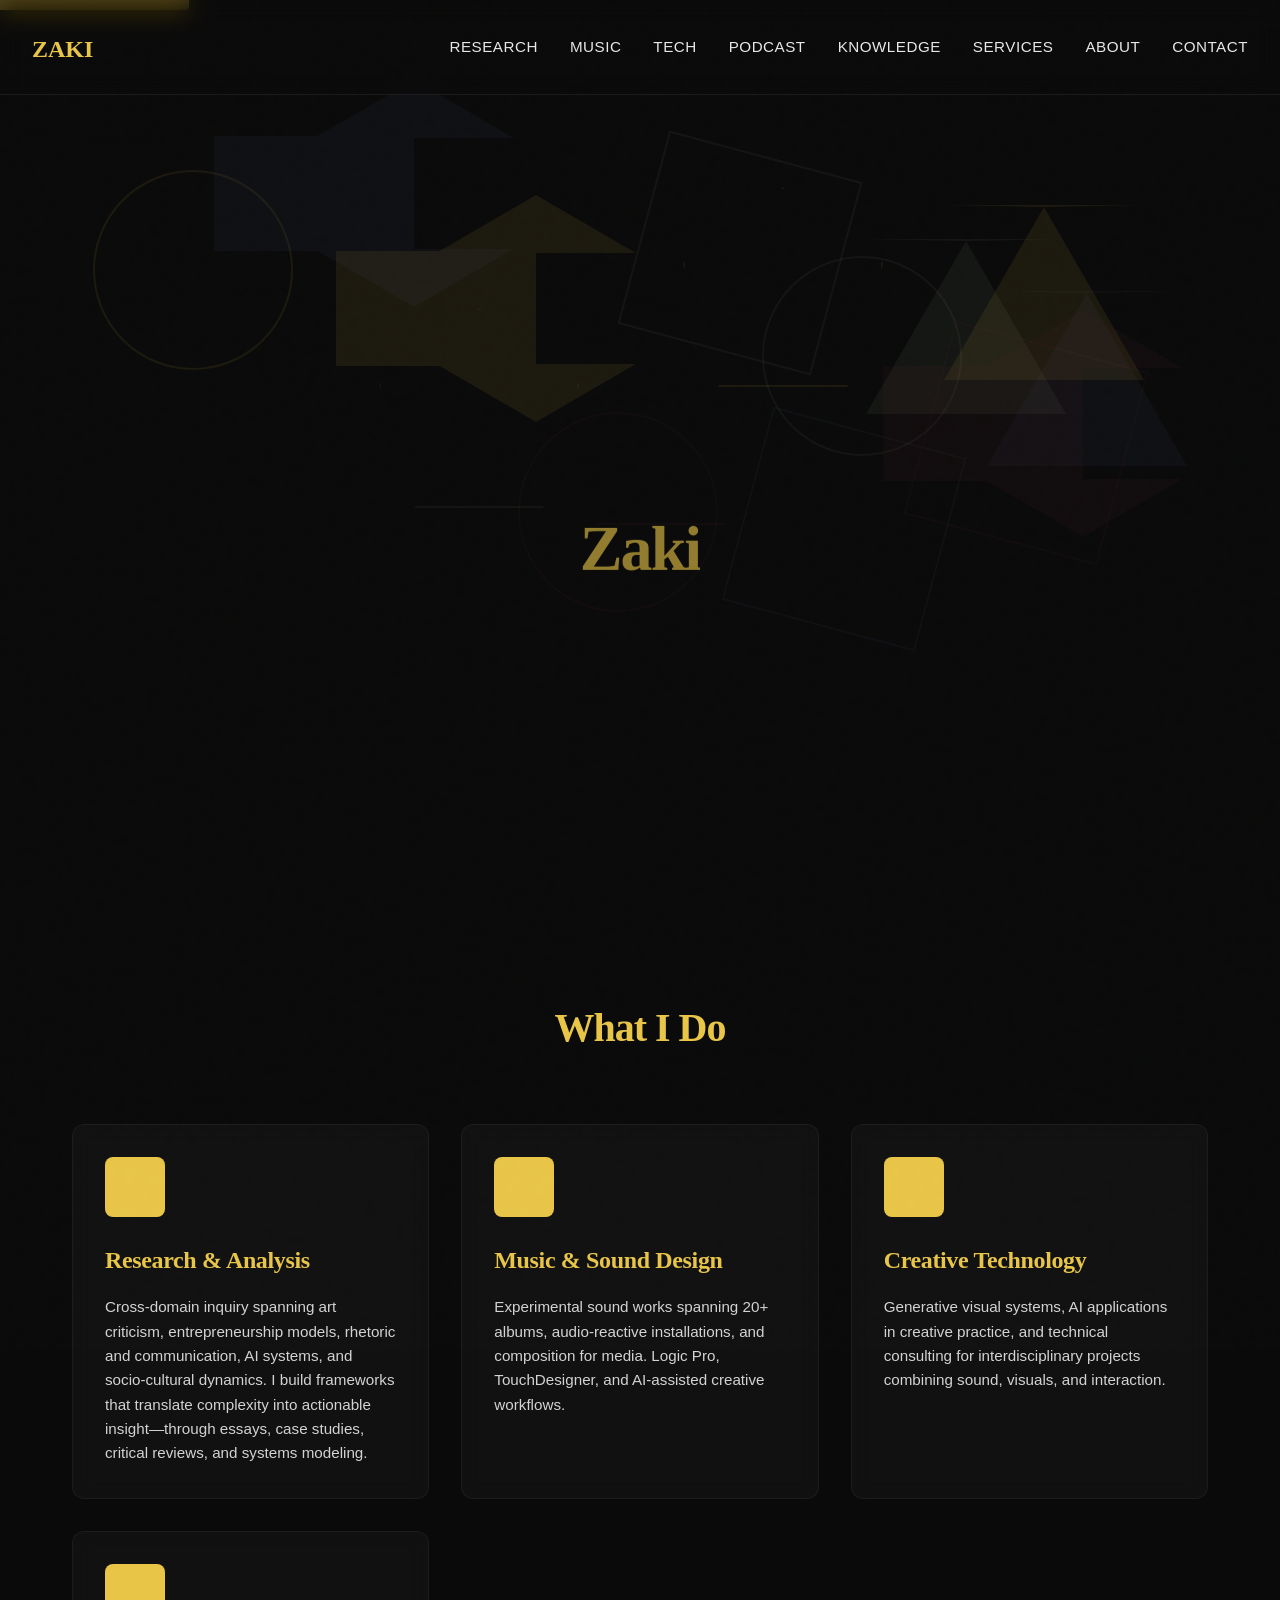
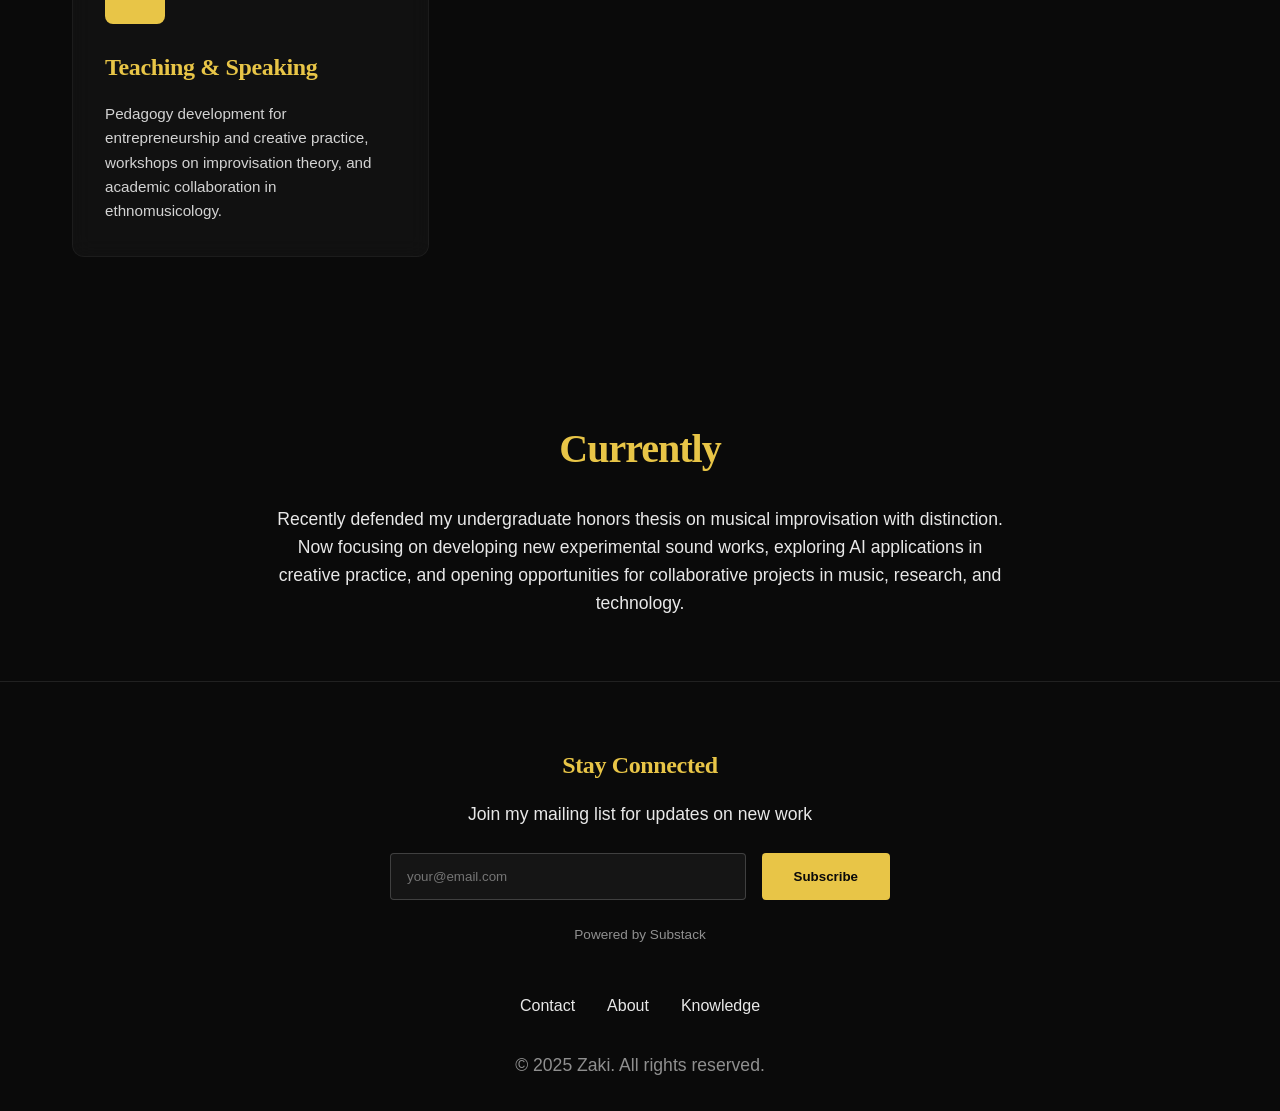
<file: index.html>
<!DOCTYPE html>
<html lang="en">
<head>
  <meta charset="UTF-8">
  <meta name="viewport" content="width=device-width, initial-scale=1.0">
  <title>Zaki - Entrepreneur, Creative & Technologist</title>

  <!-- Primary Meta Tags -->
  <meta name="title" content="Zaki - Entrepreneur, Creative & Technologist">
  <meta name="description" content="Interdisciplinary entrepreneur and analytical thinker specializing in creative technology, systems analysis, and cross-domain research. Consulting services blending art, business, and technology.">
  <meta name="keywords" content="interdisciplinary research, business analysis, systems thinking, art criticism, framework development, creative entrepreneur, experimental music, creative technology, sound design, business innovation, consulting, TouchDesigner, AI workflows">
  <meta name="author" content="Zaki">
  <meta name="robots" content="index, follow">

  <!-- Security Headers -->
  <meta http-equiv="Content-Security-Policy" content="default-src 'self'; script-src 'self' https://cdnjs.cloudflare.com https://assets.calendly.com; style-src 'self' https://fonts.googleapis.com https://cdnjs.cloudflare.com; font-src 'self' https://fonts.gstatic.com; img-src 'self' data: https:; connect-src 'self' https://assets.calendly.com; frame-src https://calendly.com;">

  <!-- Open Graph / Facebook -->
  <meta property="og:type" content="website">
  <meta property="og:url" content="https://scilentsymphony.github.io/portfolio/">
  <meta property="og:title" content="Zaki - Entrepreneur, Creative & Technologist">
  <meta property="og:description" content="Interdisciplinary entrepreneur and analytical thinker specializing in creative technology, systems analysis, and cross-domain research. Consulting services blending art, business, and technology.">
  <meta property="og:image" content="https://scilentsymphony.github.io/portfolio/images/og-image.jpg">

  <!-- Twitter -->
  <meta property="twitter:card" content="summary_large_image">
  <meta property="twitter:url" content="https://scilentsymphony.github.io/portfolio/">
  <meta property="twitter:title" content="Zaki - Entrepreneur, Creative & Technologist">
  <meta property="twitter:description" content="Interdisciplinary entrepreneur and analytical thinker specializing in creative technology, systems analysis, and cross-domain research. Consulting services blending art, business, and technology.">
  <meta property="twitter:image" content="https://scilentsymphony.github.io/portfolio/images/og-image.jpg">

  <!-- Additional SEO -->
  <link rel="canonical" href="https://scilentsymphony.github.io/portfolio/">

  <!-- Resource Hints for Performance -->
  <link rel="dns-prefetch" href="https://fonts.googleapis.com">
  <link rel="dns-prefetch" href="https://cdnjs.cloudflare.com">
  <link rel="preconnect" href="https://fonts.gstatic.com" crossorigin>
  <link rel="preconnect" href="https://cdnjs.cloudflare.com" crossorigin>

  <!-- Preload Critical Assets -->
  <link rel="preload" href="css/style.min.css" as="style">
  <link rel="preload" href="https://fonts.googleapis.com/css2?family=Inter:wght@400;600&family=Playfair+Display:wght@400;700&display=swap" as="style">

  <!-- Favicon -->
  <link rel="icon" type="image/x-icon" href="/favicon.ico">
  <link rel="icon" type="image/svg+xml" href="images/favicon.svg">
  <link rel="icon" type="image/png" sizes="32x32" href="images/favicon-32x32.png">
  <link rel="icon" type="image/png" sizes="16x16" href="images/favicon-16x16.png">
  <link rel="apple-touch-icon" sizes="180x180" href="images/apple-touch-icon.png">
  <link rel="manifest" href="/site.webmanifest">

  <!-- Google Fonts -->
  <link rel="preconnect" href="https://fonts.googleapis.com">
  <link rel="preconnect" href="https://fonts.gstatic.com" crossorigin>
  <link href="https://fonts.googleapis.com/css2?family=Playfair+Display:wght@400;700&family=Inter:wght@400;600&display=swap" rel="stylesheet">

  <!-- Page Prefetch for likely navigation -->
  <link rel="prefetch" href="research.html">
  <link rel="prefetch" href="music.html">
  <link rel="prefetch" href="contact.html">

  <!-- Stylesheet -->
  <link rel="stylesheet" href="css/style.min.css">
  <!-- Premium UI Components -->
  <link rel="stylesheet" href="css/components.css">
</head>
<body class="home">
  <!-- Skip Link for Accessibility -->
  <a href="#main-content" class="skip-link">Skip to main content</a>

  <!-- Slide-out Menu -->
  <div class="slide-menu-overlay" aria-hidden="true"></div>
  <nav id="mobile-slide-menu" class="slide-menu" aria-label="Mobile navigation" aria-hidden="true">
    <div class="slide-menu-header">
      <span class="slide-menu-logo">ZAKI</span>
      <button class="slide-menu-close" data-menu-initial="true" aria-label="Close navigation menu">&times;</button>
    </div>
    <ul class="slide-menu-links">
      <li><a href="index.html" class="active">Home</a></li>
      <li><a href="research.html">Research</a></li>
      <li><a href="music.html">Music</a></li>
      <li><a href="tech.html">Tech</a></li>
      <li><a href="podcast.html">Podcast</a></li>
      <li><a href="knowledge/">Knowledge</a></li>
      <li><a href="services.html">Services</a></li>
      <li><a href="about.html">About</a></li>
      <li><a href="contact.html">Contact</a></li>
    </ul>
  </nav>

  <!-- Desktop Navigation -->
  <nav id="mainNav" class="nav-expanded" aria-label="Main navigation">
    <div class="nav-container">
      <a href="index.html" class="nav-logo">ZAKI<span class="nav-shape" data-page="home">●</span></a>
      <ul class="nav-links">
        <li><a href="research.html">RESEARCH</a></li>
        <li><a href="music.html">MUSIC</a></li>
        <li><a href="tech.html">TECH</a></li>
        <li><a href="podcast.html">PODCAST</a></li>
        <li><a href="knowledge/">KNOWLEDGE</a></li>
        <li><a href="services.html">SERVICES</a></li>
        <li><a href="about.html">ABOUT</a></li>
        <li><a href="contact.html">CONTACT</a></li>
      </ul>
      <!-- Mobile Hamburger Menu -->
      <button class="hamburger-btn" aria-label="Open navigation menu" aria-expanded="false" aria-controls="mobile-slide-menu">
        <span class="hamburger-line"></span>
        <span class="hamburger-line"></span>
        <span class="hamburger-line"></span>
      </button>
    </div>
  </nav>

  <main id="main-content">
    <!-- Hero Section -->
    <section class="hero">
      <!-- Hero Background Shapes -->
      <div class="hero-shapes">
        <div class="shape shape-circle shape-large"></div>
        <div class="shape shape-square shape-medium"></div>
        <div class="shape shape-triangle shape-small"></div>
        <div class="shape shape-hexagon shape-large"></div>
        <div class="shape shape-pentagon shape-medium"></div>
        <div class="shape shape-circle shape-small"></div>
        <div class="shape shape-square shape-large"></div>
        <div class="shape shape-triangle shape-medium"></div>
        <div class="shape shape-hexagon shape-small"></div>
        <div class="shape shape-pentagon shape-large"></div>
        <div class="shape shape-circle shape-medium"></div>
        <div class="shape shape-square shape-small"></div>
        <div class="shape shape-triangle shape-large"></div>
        <div class="shape shape-hexagon shape-medium"></div>
        <div class="shape shape-pentagon shape-small"></div>
      </div>

      <h1>Zaki</h1>
      <p class="tagline">Entrepreneur • Creative • Consultant • Technologist</p>
      <p class="subtitle">Building custom solutions at the intersection of strategic thinking, experimental sound, and interactive technology</p>
      <div class="hero-cta">
        <a href="services.html" class="btn btn-primary">View My Work</a>
        <a href="contact.html" class="btn btn-secondary">Get In Touch</a>
      </div>
    </section>

    <!-- Work Categories Grid -->
    <section class="work-categories">
      <h2>What I Do</h2>
      <div class="categories-grid">
        <!-- Research Card -->
        <a href="research.html" class="category-card spotlight-card hover-lift" data-category="research" aria-label="Explore research and writing">
          <div class="card-icon" aria-hidden="true"></div>
          <h3>Research & Analysis</h3>
          <p>Cross-domain inquiry spanning art criticism, entrepreneurship models, rhetoric and communication, AI systems, and socio-cultural dynamics. I build frameworks that translate complexity into actionable insight—through essays, case studies, critical reviews, and systems modeling.</p>
        </a>

        <!-- Music Card -->
        <a href="music.html" class="category-card spotlight-card hover-lift" data-category="music" aria-label="Explore music and sound design">
          <div class="card-icon" aria-hidden="true"></div>
          <h3>Music & Sound Design</h3>
          <p>Experimental sound works spanning 20+ albums, audio-reactive installations, and composition for media. Logic Pro, TouchDesigner, and AI-assisted creative workflows.</p>
        </a>

        <!-- Tech Card -->
        <a href="tech.html" class="category-card spotlight-card hover-lift" data-category="tech" aria-label="Explore creative technology">
          <div class="card-icon" aria-hidden="true"></div>
          <h3>Creative Technology</h3>
          <p>Generative visual systems, AI applications in creative practice, and technical consulting for interdisciplinary projects combining sound, visuals, and interaction.</p>
        </a>

        <!-- Teaching Card -->
        <a href="about.html" class="category-card spotlight-card hover-lift" data-category="teaching" aria-label="Explore teaching and speaking">
          <div class="card-icon" aria-hidden="true"></div>
          <h3>Teaching & Speaking</h3>
          <p>Pedagogy development for entrepreneurship and creative practice, workshops on improvisation theory, and academic collaboration in ethnomusicology.</p>
        </a>
      </div>
    </section>

    <!-- Current Focus -->
    <section class="current-focus">
      <h2>Currently</h2>
      <p>Recently defended my undergraduate honors thesis on musical improvisation with distinction. Now focusing on developing new experimental sound works, exploring AI applications in creative practice, and opening opportunities for collaborative projects in music, research, and technology.</p>
    </section>
  </main>

  <footer>
    <!-- Email Signup -->
    <div class="email-signup">
      <h3>Stay Connected</h3>
      <p>Join my mailing list for updates on new work</p>
      <form action="https://scilent.substack.com/" method="post">
        <label for="email-subscribe" class="visually-hidden">Email address</label>
        <input id="email-subscribe" type="email" placeholder="your@email.com" required aria-label="Email address for newsletter">
        <button type="submit" class="btn btn-primary">Subscribe</button>
      </form>
      <p class="form-note">Powered by Substack</p>
    </div>

    <!-- Social Links -->
    <div class="social-links">
      <a href="contact.html" aria-label="Contact page">Contact</a>
      <a href="about.html" aria-label="About page">About</a>
      <a href="knowledge/" aria-label="Knowledge base">Knowledge</a>
    </div>

    <!-- Copyright -->
    <div class="copyright">
      <p>&copy; 2025 Zaki. All rights reserved.</p>
    </div>
  </footer>

  <!-- Mobile Navigation -->

  <!-- GSAP (loaded immediately - required by main.js) -->
  <script src="https://cdnjs.cloudflare.com/ajax/libs/gsap/3.12.2/gsap.min.js" defer integrity="sha512-umP3Wd8vJDLqHi4grfMVZX1KniELmlWQo7F9w5X0bL9l6EIzBWLlQx7jdFJ2ks/HqPZjJa9cAHfSFadCF9R/Gg==" crossorigin="anonymous"></script>

  <!-- Main JavaScript (deferred for better page load performance) -->
  <script src="js/main.js" defer></script>

  <!-- Premium Components JavaScript -->
  <script src="js/components.js" defer></script>

  <!-- Structured Data -->
  <script type="application/ld+json">
  {
    "@context": "https://schema.org",
    "@type": "Person",
    "name": "Zaki",
    "url": "https://scilentsymphony.github.io/portfolio/",
    "jobTitle": "Entrepreneur, Creative & Technologist",
    "description": "Interdisciplinary entrepreneur and analytical thinker specializing in creative technology, systems analysis, and cross-domain research",
    "alumniOf": {
      "@type": "Organization",
      "name": "Florida Gulf Coast University"
    },
    "knowsAbout": [
      "Interdisciplinary Research",
      "Systems Thinking",
      "Framework Development",
      "Business Analysis",
      "Art Criticism",
      "Strategic Synthesis",
      "Musical Improvisation",
      "Sound Design",
      "Creative Technology",
      "TouchDesigner",
      "Experimental Music",
      "Business Innovation",
      "Creative Consulting",
      "Narrative Architecture",
      "Human-Centered Design"
    ],
    "sameAs": [
      "https://www.linkedin.com/in/zaki-h-32036b279/",
      "https://scilentsymphony.bandcamp.com/",
      "https://github.com/ScilentSymphony/portfolio",
      "https://open.spotify.com/artist/3cI0Hpat9J59d5WY8vdqsn",
      "https://www.youtube.com/@zakih.8815"
    ]
  }
  </script>
</body>
</html>
</file>
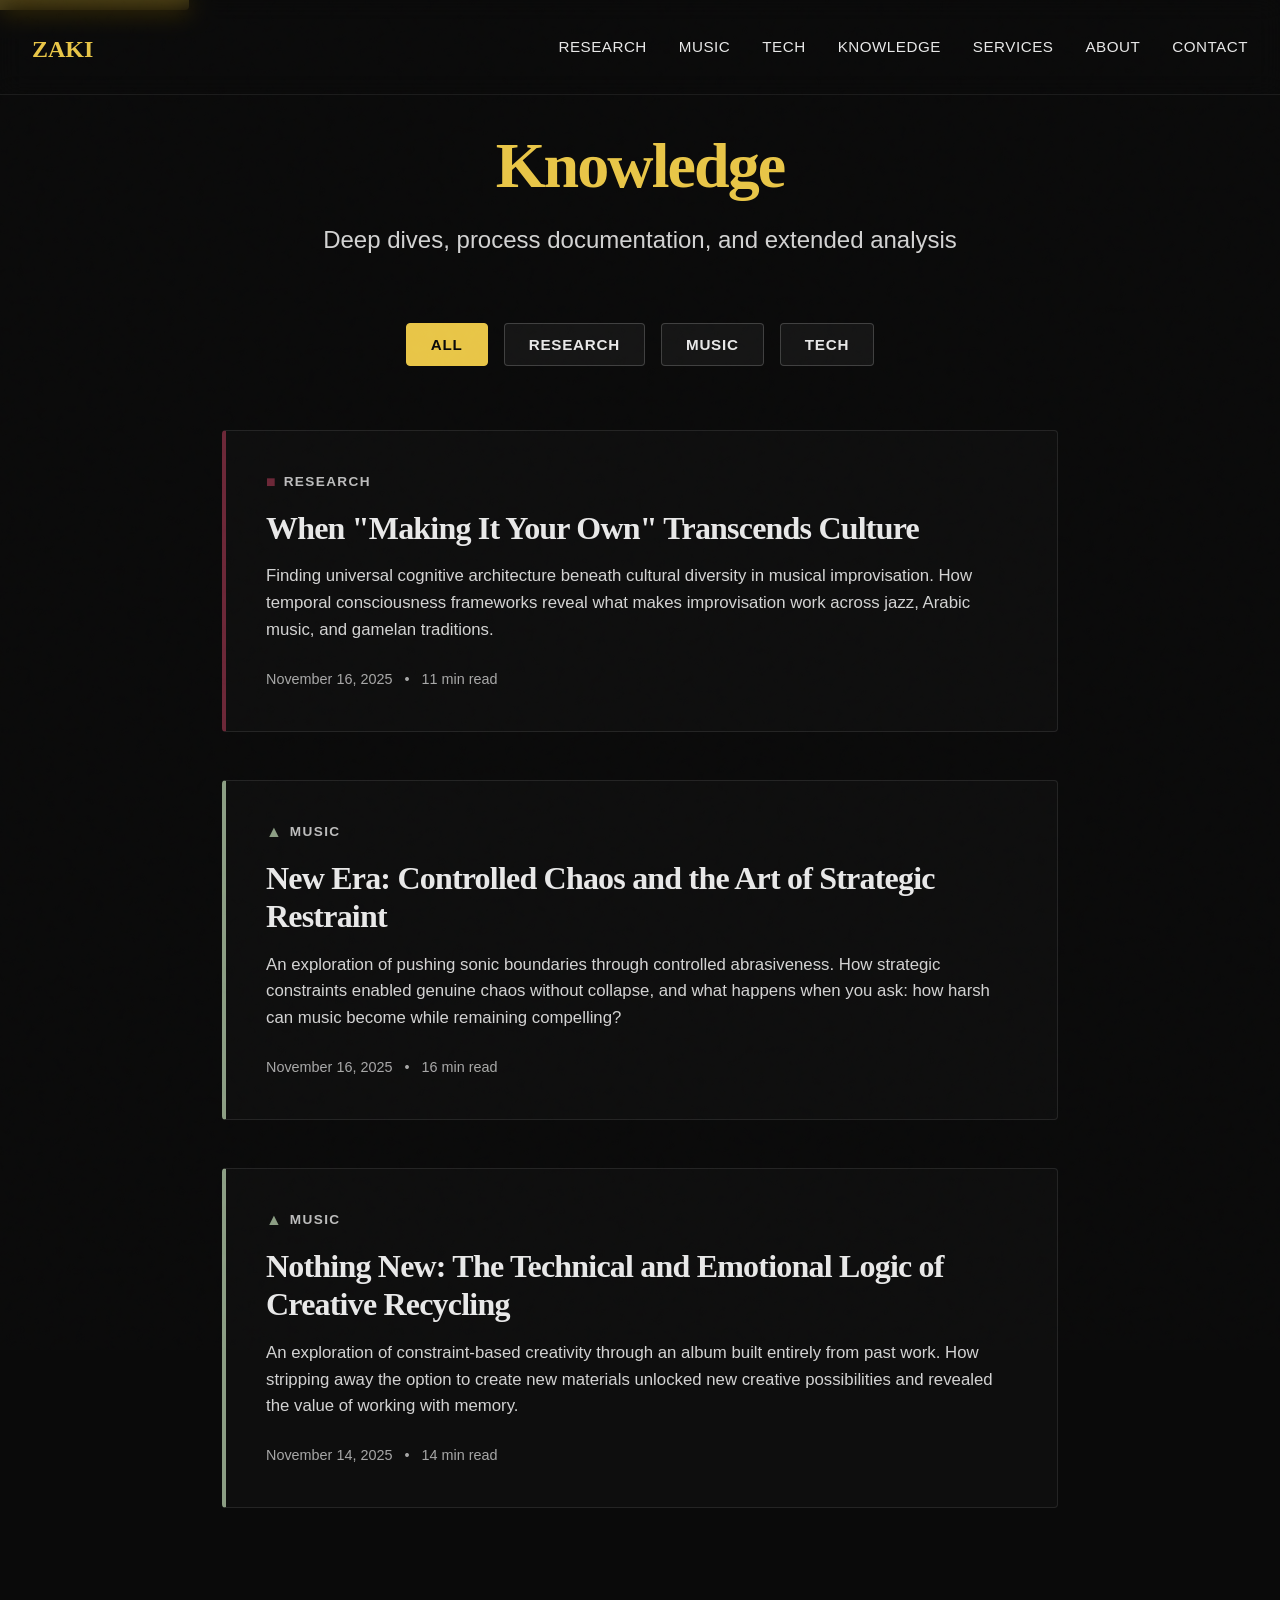
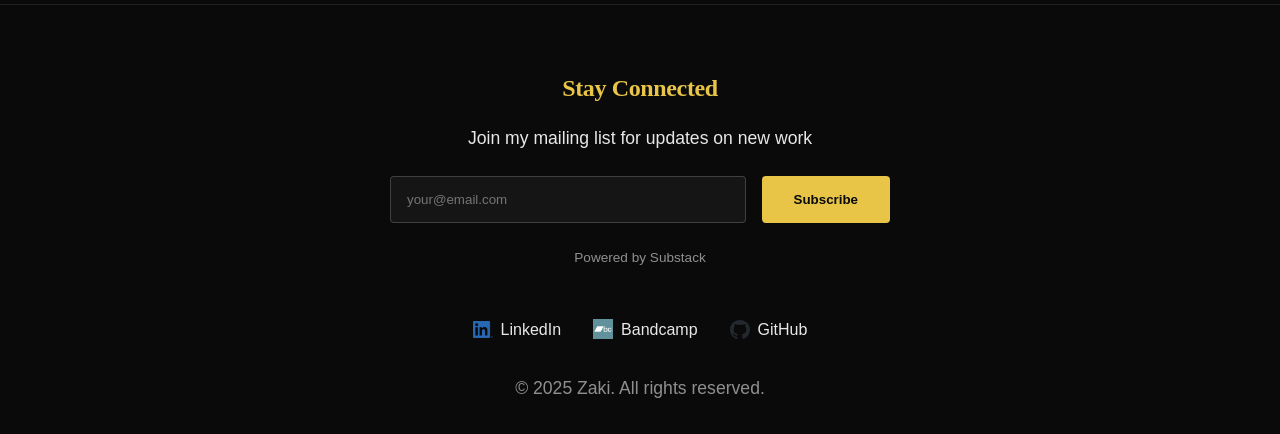
<file: knowledge/index.html>
<!DOCTYPE html>
<html lang="en">
<head>
  <meta charset="UTF-8">
  <meta name="viewport" content="width=device-width, initial-scale=1.0">
  <title>Knowledge - Zaki</title>

  <!-- Primary Meta Tags -->
  <meta name="title" content="Knowledge - Zaki">
  <meta name="description" content="Deep dives, process documentation, and extended analysis on research, music, and technology.">
  <meta name="keywords" content="research writing, music production, technical documentation, case studies, album notes, project analysis">
  <meta name="author" content="Zaki">
  <meta name="robots" content="index, follow">

  <!-- Security Headers -->
  <meta http-equiv="Content-Security-Policy" content="default-src 'self'; script-src 'self' https://cdnjs.cloudflare.com https://assets.calendly.com; style-src 'self' https://fonts.googleapis.com https://cdnjs.cloudflare.com; font-src 'self' https://fonts.gstatic.com; img-src 'self' data: https:; connect-src 'self' https://assets.calendly.com; frame-src https://calendly.com;">

  <!-- Open Graph / Facebook -->
  <meta property="og:type" content="website">
  <meta property="og:url" content="https://scilentsymphony.github.io/portfolio/knowledge/">
  <meta property="og:title" content="Knowledge - Zaki">
  <meta property="og:description" content="Deep dives, process documentation, and extended analysis on research, music, and technology.">
  <meta property="og:image" content="https://scilentsymphony.github.io/portfolio/images/og-image.jpg">

  <!-- Twitter -->
  <meta property="twitter:card" content="summary_large_image">
  <meta property="twitter:url" content="https://scilentsymphony.github.io/portfolio/knowledge/">
  <meta property="twitter:title" content="Knowledge - Zaki">
  <meta property="twitter:description" content="Deep dives, process documentation, and extended analysis on research, music, and technology.">
  <meta property="twitter:image" content="https://scilentsymphony.github.io/portfolio/images/og-image.jpg">

  <!-- Additional SEO -->
  <link rel="canonical" href="https://scilentsymphony.github.io/portfolio/knowledge/">

  <!-- Resource Hints for Performance -->
  <link rel="dns-prefetch" href="https://fonts.googleapis.com">
  <link rel="dns-prefetch" href="https://cdnjs.cloudflare.com">
  <link rel="preconnect" href="https://fonts.gstatic.com" crossorigin>
  <link rel="preconnect" href="https://cdnjs.cloudflare.com" crossorigin>

  <!-- Preload Critical Assets -->
  <link rel="preload" href="../css/style.min.css" as="style">
  <link rel="preload" href="css/knowledge.css" as="style">
  <link rel="preload" href="https://fonts.googleapis.com/css2?family=Inter:wght@400;600&family=Playfair+Display:wght@400;700&display=swap" as="style">

  <!-- Favicon -->
  <link rel="icon" type="image/x-icon" href="/favicon.ico">
  <link rel="icon" type="image/svg+xml" href="../images/favicon.svg">
  <link rel="icon" type="image/png" sizes="32x32" href="../images/favicon-32x32.png">
  <link rel="icon" type="image/png" sizes="16x16" href="../images/favicon-16x16.png">
  <link rel="apple-touch-icon" sizes="180x180" href="../images/apple-touch-icon.png">
  <link rel="manifest" href="/site.webmanifest">

  <!-- Google Fonts -->
  <link rel="preconnect" href="https://fonts.googleapis.com">
  <link rel="preconnect" href="https://fonts.gstatic.com" crossorigin>
  <link href="https://fonts.googleapis.com/css2?family=Playfair+Display:wght@400;700&family=Inter:wght@400;600&display=swap" rel="stylesheet">

  <!-- Stylesheets -->
  <link rel="stylesheet" href="../css/style.min.css">
  <link rel="stylesheet" href="css/knowledge.css">
</head>
<body class="knowledge">
  <!-- Skip Link for Accessibility -->
  <a href="#main-content" class="skip-link">Skip to main content</a>

  <!-- Slide-out Menu -->
  <div class="slide-menu-overlay" aria-hidden="true"></div>
  <nav id="mobile-slide-menu" class="slide-menu" aria-label="Mobile navigation" aria-hidden="true">
    <div class="slide-menu-header">
      <span class="slide-menu-logo">ZAKI</span>
      <button class="slide-menu-close" data-menu-initial="true" aria-label="Close navigation menu">&times;</button>
    </div>
    <ul class="slide-menu-links">
      <li><a href="../index.html">Home</a></li>
      <li><a href="../research.html">Research</a></li>
      <li><a href="../music.html">Music</a></li>
      <li><a href="../tech.html">Tech</a></li>
      <li><a href="index.html" class="active">Knowledge</a></li>
      <li><a href="../services.html">Services</a></li>
      <li><a href="../about.html">About</a></li>
      <li><a href="../contact.html">Contact</a></li>
    </ul>
  </nav>

  <!-- Desktop Navigation -->
  <nav id="mainNav" class="nav-expanded" aria-label="Main navigation">
    <div class="nav-container">
      <a href="../index.html" class="nav-logo">ZAKI<span class="nav-shape" data-page="knowledge">◆</span></a>
      <ul class="nav-links">
        <li><a href="../research.html">RESEARCH</a></li>
        <li><a href="../music.html">MUSIC</a></li>
        <li><a href="../tech.html">TECH</a></li>
        <li><a href="index.html" class="active" aria-current="page">KNOWLEDGE</a></li>
        <li><a href="../services.html">SERVICES</a></li>
        <li><a href="../about.html">ABOUT</a></li>
        <li><a href="../contact.html">CONTACT</a></li>
      </ul>
      <!-- Mobile Hamburger Menu -->
      <button class="hamburger-btn" aria-label="Open navigation menu" aria-expanded="false" aria-controls="mobile-slide-menu">
        <span class="hamburger-line"></span>
        <span class="hamburger-line"></span>
        <span class="hamburger-line"></span>
      </button>
    </div>
  </nav>

  <main id="main-content">
    <!-- Header Section -->
    <section class="knowledge-header">
      <h1>Knowledge</h1>
      <p class="page-subtitle">Deep dives, process documentation, and extended analysis</p>
    </section>

    <!-- Filter Section -->
    <section class="filter-section">
      <div class="filter-buttons" role="group" aria-label="Filter posts by category">
        <button class="filter-btn active" data-filter="all" aria-pressed="true">All</button>
        <button class="filter-btn" data-filter="research" aria-pressed="false">Research</button>
        <button class="filter-btn" data-filter="music" aria-pressed="false">Music</button>
        <button class="filter-btn" data-filter="tech" aria-pressed="false">Tech</button>
      </div>
    </section>

    <!-- Post Listing -->
    <section class="posts-container">
      <div class="posts-grid">

        <!-- Research Post -->
        <article class="post-card" data-category="research">
          <a href="making-it-your-own.html" class="post-card-link">
            <div class="post-card-content">
              <div class="post-category">
                <span class="category-icon" aria-hidden="true">■</span>
                <span class="category-label">Research</span>
              </div>
              <h2 class="post-title">When "Making It Your Own" Transcends Culture</h2>
              <p class="post-excerpt">Finding universal cognitive architecture beneath cultural diversity in musical improvisation. How temporal consciousness frameworks reveal what makes improvisation work across jazz, Arabic music, and gamelan traditions.</p>
              <div class="post-meta">
                <time datetime="2025-11-16">November 16, 2025</time>
                <span aria-hidden="true">•</span>
                <span>11 min read</span>
              </div>
            </div>
          </a>
        </article>

        <!-- Music Post -->
        <article class="post-card" data-category="music">
          <a href="new-era.html" class="post-card-link">
            <div class="post-card-content">
              <div class="post-category">
                <span class="category-icon" aria-hidden="true">▲</span>
                <span class="category-label">Music</span>
              </div>
              <h2 class="post-title">New Era: Controlled Chaos and the Art of Strategic Restraint</h2>
              <p class="post-excerpt">An exploration of pushing sonic boundaries through controlled abrasiveness. How strategic constraints enabled genuine chaos without collapse, and what happens when you ask: how harsh can music become while remaining compelling?</p>
              <div class="post-meta">
                <time datetime="2025-11-16">November 16, 2025</time>
                <span aria-hidden="true">•</span>
                <span>16 min read</span>
              </div>
            </div>
          </a>
        </article>

        <!-- Music Post -->
        <article class="post-card" data-category="music">
          <a href="nothing-new.html" class="post-card-link">
            <div class="post-card-content">
              <div class="post-category">
                <span class="category-icon" aria-hidden="true">▲</span>
                <span class="category-label">Music</span>
              </div>
              <h2 class="post-title">Nothing New: The Technical and Emotional Logic of Creative Recycling</h2>
              <p class="post-excerpt">An exploration of constraint-based creativity through an album built entirely from past work. How stripping away the option to create new materials unlocked new creative possibilities and revealed the value of working with memory.</p>
              <div class="post-meta">
                <time datetime="2025-11-14">November 14, 2025</time>
                <span aria-hidden="true">•</span>
                <span>14 min read</span>
              </div>
            </div>
          </a>
        </article>

      </div>
    </section>
  </main>

  <footer>
    <!-- Email Signup -->
    <div class="email-signup">
      <h3>Stay Connected</h3>
      <p>Join my mailing list for updates on new work</p>
      <form action="https://scilent.substack.com/" method="post">
        <label for="email-subscribe" class="visually-hidden">Email address</label>
        <input id="email-subscribe" type="email" placeholder="your@email.com" required aria-label="Email address for newsletter">
        <button type="submit" class="btn btn-primary">Subscribe</button>
      </form>
      <p class="form-note">Powered by Substack</p>
    </div>

    <!-- Social Links -->
    <div class="social-links">
      <a href="https://www.linkedin.com/in/zaki-h-32036b279/" target="_blank" rel="noopener noreferrer" aria-label="LinkedIn profile">
        <img src="../images/social media/linkedin.png" alt="" class="social-icon">
        LinkedIn
      </a>
      <a href="https://scilentsymphony.bandcamp.com/" target="_blank" rel="noopener noreferrer" aria-label="Bandcamp music">
        <img src="../images/social media/bandcamp-button-square-green-512.png" alt="" class="social-icon">
        Bandcamp
      </a>
      <a href="https://github.com/ScilentSymphony/portfolio" target="_blank" rel="noopener noreferrer" aria-label="GitHub projects">
        <img src="../images/social media/github-mark.svg" alt="" class="social-icon">
        GitHub
      </a>
    </div>

    <!-- Copyright -->
    <div class="copyright">
      <p>&copy; 2025 Zaki. All rights reserved.</p>
    </div>
  </footer>

  <!-- Mobile Navigation -->

  <!-- GSAP (loaded immediately - required by main.js) -->
  <script src="https://cdnjs.cloudflare.com/ajax/libs/gsap/3.12.2/gsap.min.js" defer integrity="sha512-umP3Wd8vJDLqHi4grfMVZX1KniELmlWQo7F9w5X0bL9l6EIzBWLlQx7jdFJ2ks/HqPZjJa9cAHfSFadCF9R/Gg==" crossorigin="anonymous"></script>

  <!-- Main JavaScript (deferred for better page load performance) -->
  <script src="../js/main.js" defer></script>

  <!-- Filter Functionality -->
  <script src="../js/knowledge-filters.js" defer></script>
</body>
</html>
</file>
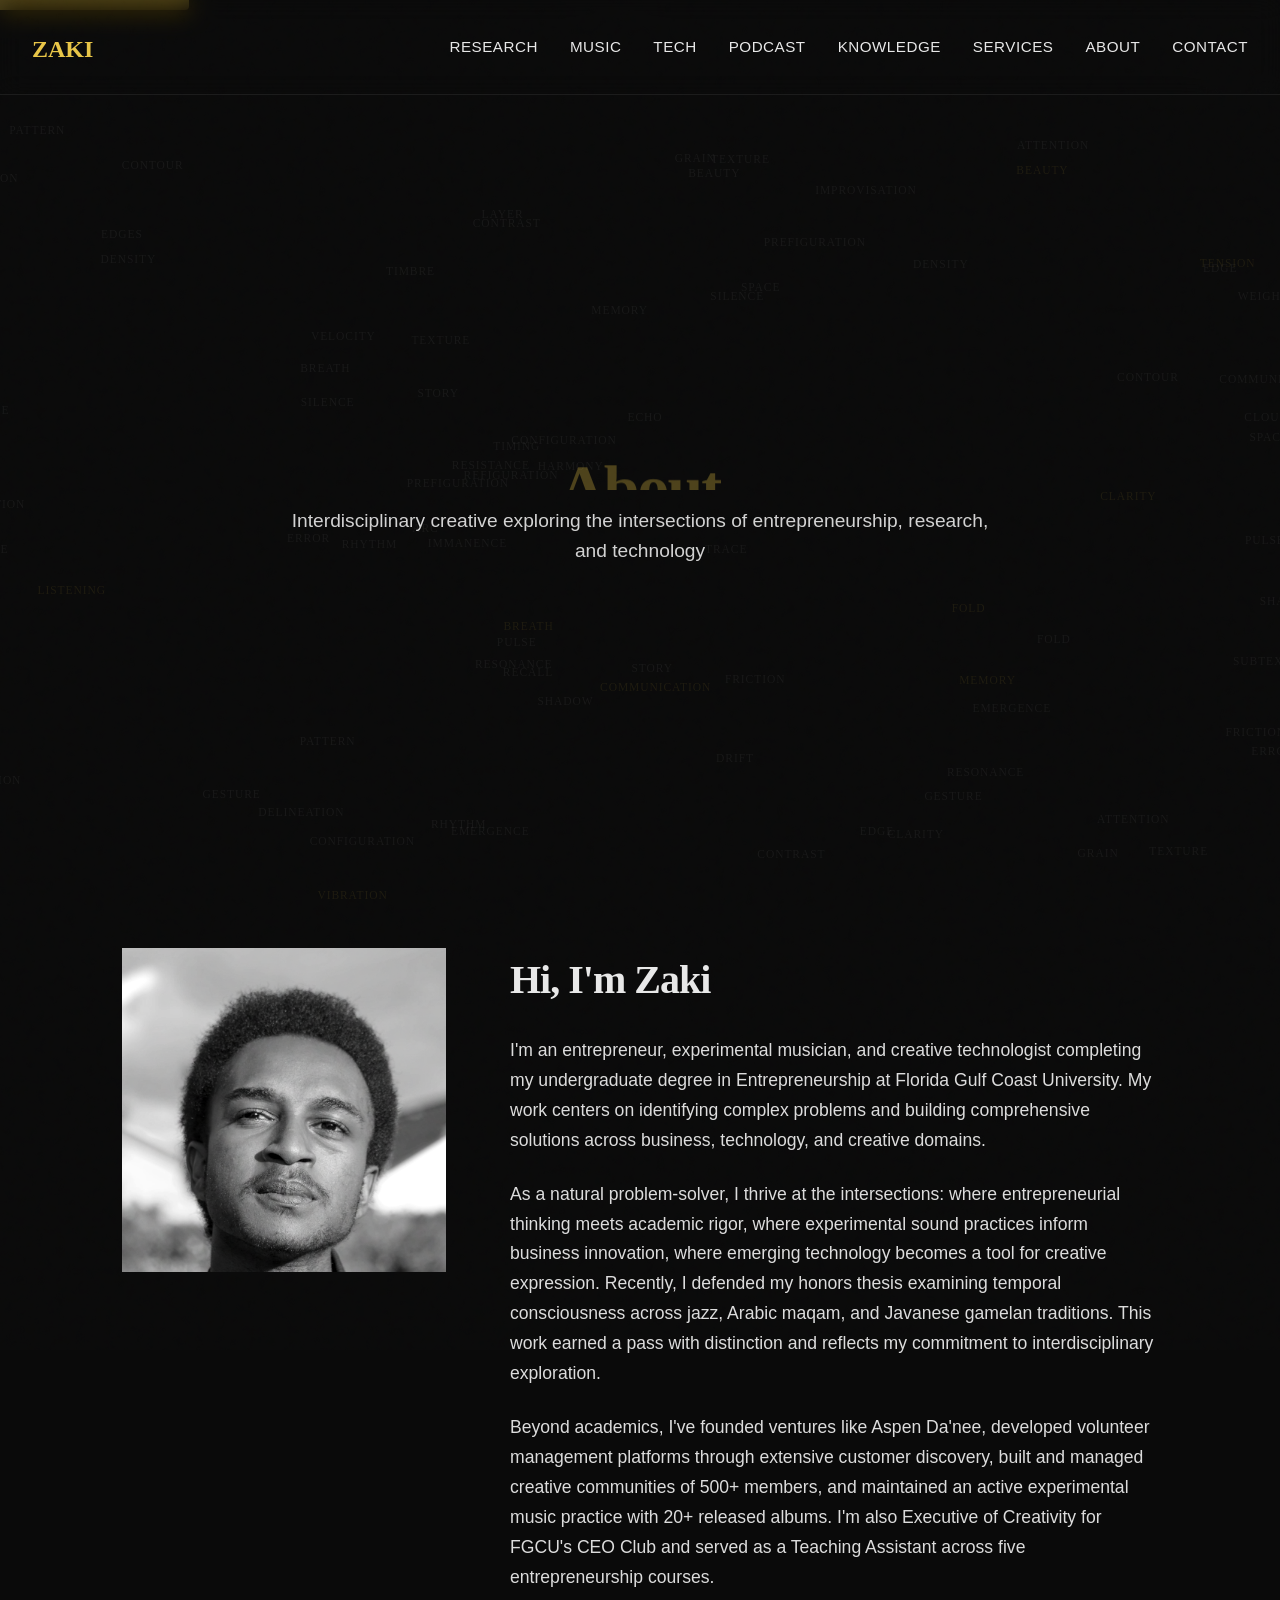
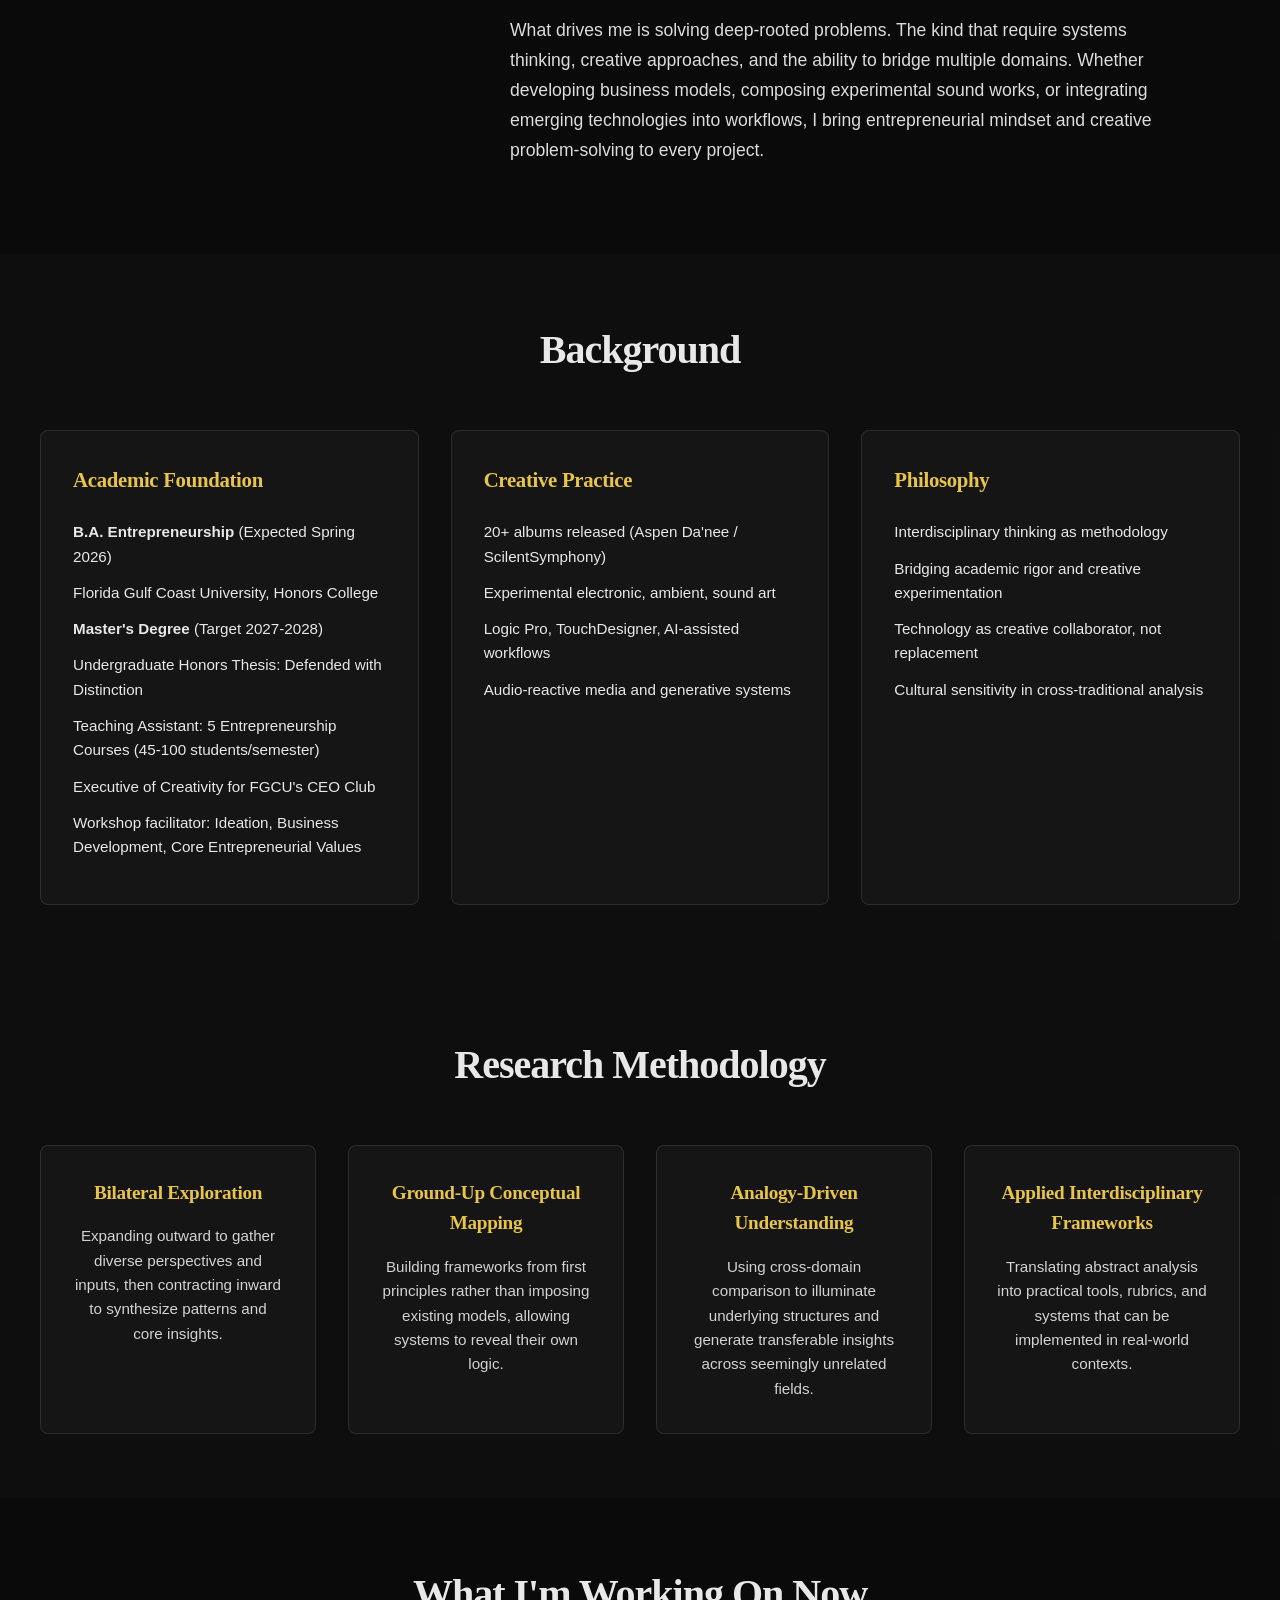
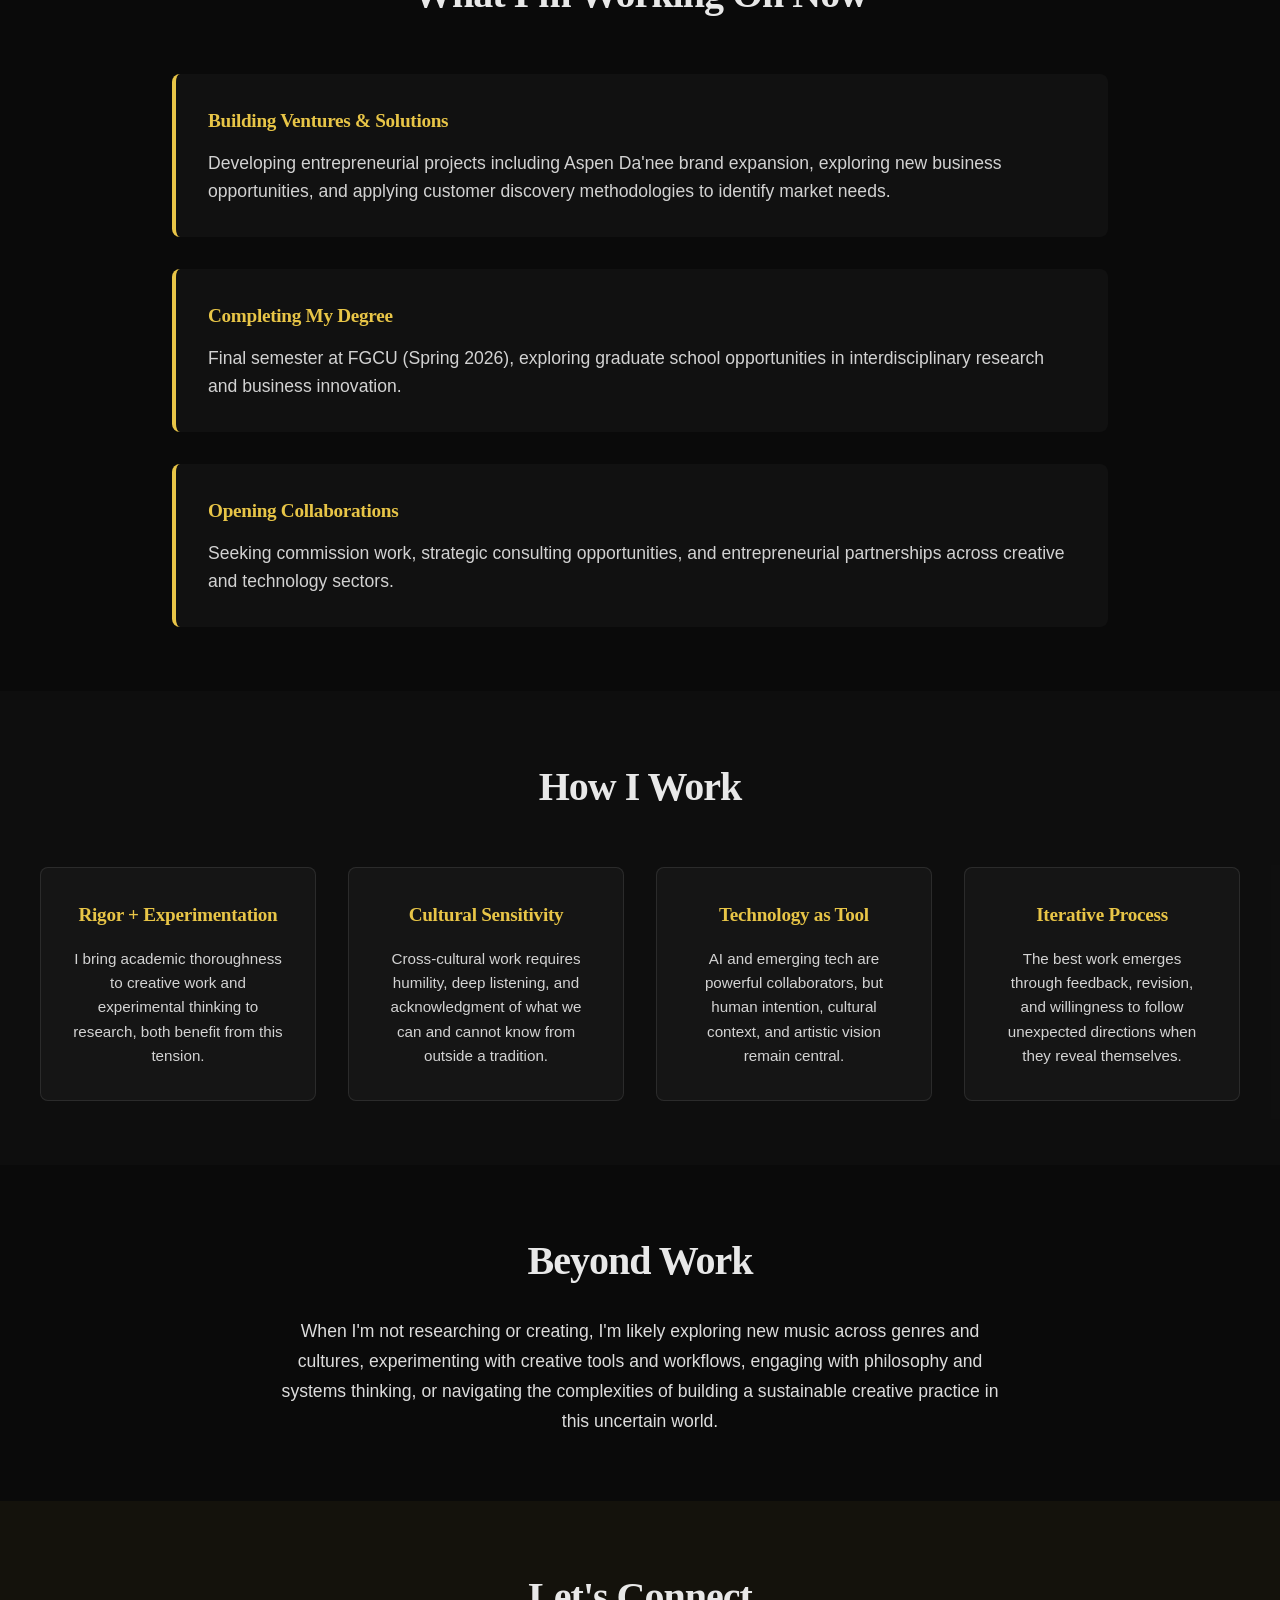
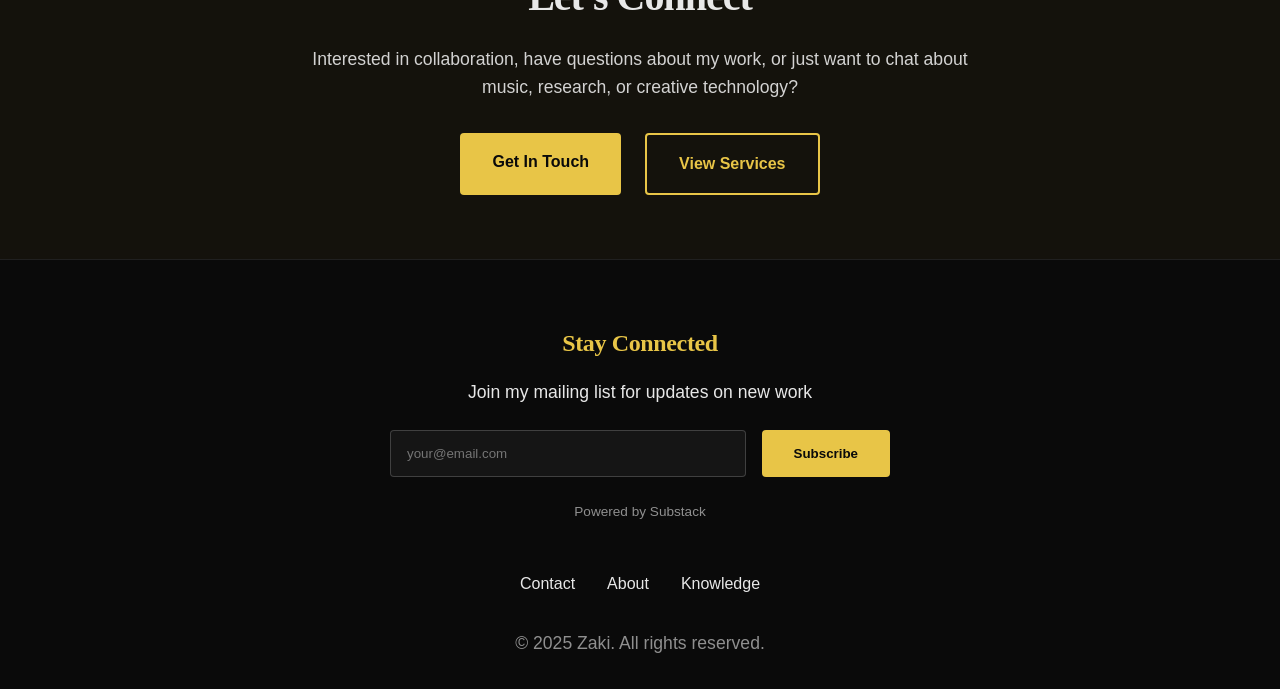
<file: about.html>
<!DOCTYPE html>
<html lang="en">
<head>
  <meta charset="UTF-8">
  <meta name="viewport" content="width=device-width, initial-scale=1.0">
  <title>About Zaki - Background & Philosophy</title>

  <!-- Primary Meta Tags -->
  <meta name="title" content="About Zaki - Background & Philosophy">
  <meta name="description" content="Entrepreneur, creative, and experimental musician completing degree at FGCU. Exploring intersections of music, business innovation, and technology.">
  <meta name="keywords" content="creative entrepreneur, experimental music, creative technology, musical improvisation, sound design, business innovation, consulting, TouchDesigner, AI workflows">
  <meta name="author" content="Zaki">
  <meta name="robots" content="index, follow">

  <!-- Security Headers -->
  <meta http-equiv="Content-Security-Policy" content="default-src 'self'; script-src 'self' https://cdnjs.cloudflare.com https://assets.calendly.com; style-src 'self' https://fonts.googleapis.com https://cdnjs.cloudflare.com; font-src 'self' https://fonts.gstatic.com; img-src 'self' data: https:; connect-src 'self' https://assets.calendly.com; frame-src https://calendly.com;">

  <!-- Open Graph / Facebook -->
  <meta property="og:type" content="website">
  <meta property="og:url" content="https://scilentsymphony.github.io/portfolio/about.html">
  <meta property="og:title" content="About Zaki - Background & Philosophy">
  <meta property="og:description" content="Entrepreneur, creative, and experimental musician completing degree at FGCU. Exploring intersections of music, business innovation, and technology.">
  <meta property="og:image" content="https://scilentsymphony.github.io/portfolio/images/og-image.jpg">

  <!-- Twitter -->
  <meta property="twitter:card" content="summary_large_image">
  <meta property="twitter:url" content="https://scilentsymphony.github.io/portfolio/about.html">
  <meta property="twitter:title" content="About Zaki - Background & Philosophy">
  <meta property="twitter:description" content="Entrepreneur, creative, and experimental musician completing degree at FGCU. Exploring intersections of music, business innovation, and technology.">
  <meta property="twitter:image" content="https://scilentsymphony.github.io/portfolio/images/og-image.jpg">

  <!-- Additional SEO -->
  <link rel="canonical" href="https://scilentsymphony.github.io/portfolio/about.html">

  <!-- Resource Hints for Performance -->
  <link rel="dns-prefetch" href="https://fonts.googleapis.com">
  <link rel="dns-prefetch" href="https://cdnjs.cloudflare.com">
  <link rel="preconnect" href="https://fonts.gstatic.com" crossorigin>
  <link rel="preconnect" href="https://cdnjs.cloudflare.com" crossorigin>

  <!-- Preload Critical Assets -->
  <link rel="preload" href="css/style.min.css" as="style">
  <link rel="preload" href="https://fonts.googleapis.com/css2?family=Inter:wght@400;600&family=Playfair+Display:wght@400;700&display=swap" as="style">

  <!-- Favicon -->
  <link rel="icon" type="image/x-icon" href="/favicon.ico">
  <link rel="icon" type="image/svg+xml" href="images/favicon.svg">
  <link rel="icon" type="image/png" sizes="32x32" href="images/favicon-32x32.png">
  <link rel="icon" type="image/png" sizes="16x16" href="images/favicon-16x16.png">
  <link rel="apple-touch-icon" sizes="180x180" href="images/apple-touch-icon.png">
  <link rel="manifest" href="/site.webmanifest">

  <!-- Google Fonts -->
  <link rel="preconnect" href="https://fonts.googleapis.com">
  <link rel="preconnect" href="https://fonts.gstatic.com" crossorigin>
  <link href="https://fonts.googleapis.com/css2?family=Playfair+Display:wght@400;700&family=Inter:wght@400;600&display=swap" rel="stylesheet">

  <!-- Page Prefetch -->
  <link rel="prefetch" href="contact.html">
  <link rel="prefetch" href="services.html">

  <!-- Stylesheet -->
  <link rel="stylesheet" href="css/style.min.css">
</head>
<body class="about">
  <!-- Skip Link for Accessibility -->
  <a href="#main-content" class="skip-link">Skip to main content</a>

  <!-- Slide-out Menu -->
  <div class="slide-menu-overlay" aria-hidden="true"></div>
  <nav id="mobile-slide-menu" class="slide-menu" aria-label="Mobile navigation" aria-hidden="true">
    <div class="slide-menu-header">
      <span class="slide-menu-logo">ZAKI</span>
      <button class="slide-menu-close" data-menu-initial="true" aria-label="Close navigation menu">&times;</button>
    </div>
    <ul class="slide-menu-links">
      <li><a href="index.html">Home</a></li>
      <li><a href="research.html">Research</a></li>
      <li><a href="music.html">Music</a></li>
      <li><a href="tech.html">Tech</a></li>
      <li><a href="podcast.html">Podcast</a></li>
      <li><a href="knowledge/">Knowledge</a></li>
      <li><a href="services.html">Services</a></li>
      <li><a href="about.html" class="active">About</a></li>
      <li><a href="contact.html">Contact</a></li>
    </ul>
  </nav>

  <!-- Desktop Navigation -->
  <nav id="mainNav" class="nav-expanded" aria-label="Main navigation">
    <div class="nav-container">
      <a href="index.html" class="nav-logo">ZAKI<span class="nav-shape" data-page="about">●</span></a>
      <ul class="nav-links">
        <li><a href="research.html">RESEARCH</a></li>
        <li><a href="music.html">MUSIC</a></li>
        <li><a href="tech.html">TECH</a></li>
        <li><a href="podcast.html">PODCAST</a></li>
        <li><a href="knowledge/">KNOWLEDGE</a></li>
        <li><a href="services.html">SERVICES</a></li>
        <li><a href="about.html" class="active" aria-current="page">ABOUT</a></li>
        <li><a href="contact.html">CONTACT</a></li>
      </ul>
      <!-- Mobile Hamburger Menu -->
      <button class="hamburger-btn" aria-label="Open navigation menu" aria-expanded="false" aria-controls="mobile-slide-menu">
        <span class="hamburger-line"></span>
        <span class="hamburger-line"></span>
        <span class="hamburger-line"></span>
      </button>
    </div>
  </nav>

  <!-- Living Typography Background -->
  <div class="bg-typography" id="bg-typography"></div>

  <main id="main-content">
    <!-- Hero Section -->
    <section class="hero">
      <h1>About</h1>
      <p class="page-subtitle">Interdisciplinary creative exploring the intersections of entrepreneurship, research, and technology</p>
    </section>

    <!-- Personal Story -->
    <section class="about-intro">
      <div class="intro-content">
        <div class="about-image">
          <img src="images/Headshot.webp" alt="Professional headshot of Zaki" width="400" height="400" loading="lazy">
        </div>

        <div class="about-text">
          <h2>Hi, I'm Zaki</h2>
          <p>I'm an entrepreneur, experimental musician, and creative technologist completing my undergraduate degree in Entrepreneurship at Florida Gulf Coast University. My work centers on identifying complex problems and building comprehensive solutions across business, technology, and creative domains.</p>
          <p>As a natural problem-solver, I thrive at the intersections: where entrepreneurial thinking meets academic rigor, where experimental sound practices inform business innovation, where emerging technology becomes a tool for creative expression. Recently, I defended my honors thesis examining temporal consciousness across jazz, Arabic maqam, and Javanese gamelan traditions. This work earned a pass with distinction and reflects my commitment to interdisciplinary exploration.</p>
          <p>Beyond academics, I've founded ventures like Aspen Da'nee, developed volunteer management platforms through extensive customer discovery, built and managed creative communities of 500+ members, and maintained an active experimental music practice with 20+ released albums. I'm also Executive of Creativity for FGCU's CEO Club and served as a Teaching Assistant across five entrepreneurship courses.</p>
          <p>What drives me is solving deep-rooted problems. The kind that require systems thinking, creative approaches, and the ability to bridge multiple domains. Whether developing business models, composing experimental sound works, or integrating emerging technologies into workflows, I bring entrepreneurial mindset and creative problem-solving to every project.</p>
        </div>
      </div>
    </section>

    <!-- Background Highlights -->
    <section class="background-highlights">
      <h2>Background</h2>
      <div class="highlights-grid">
        <!-- Academic -->
        <div class="highlight-card">
          <h3>Academic Foundation</h3>
          <p><strong>B.A. Entrepreneurship</strong> (Expected Spring 2026)</p>
          <p>Florida Gulf Coast University, Honors College</p>
          <p><strong>Master's Degree</strong> (Target 2027-2028)</p>
          <p>Undergraduate Honors Thesis: Defended with Distinction</p>
          <p>Teaching Assistant: 5 Entrepreneurship Courses (45-100 students/semester)</p>
          <p>Executive of Creativity for FGCU's CEO Club</p>
          <p>Workshop facilitator: Ideation, Business Development, Core Entrepreneurial Values</p>
        </div>

        <!-- Creative -->
        <div class="highlight-card">
          <h3>Creative Practice</h3>
          <p>20+ albums released (Aspen Da'nee / ScilentSymphony)</p>
          <p>Experimental electronic, ambient, sound art</p>
          <p>Logic Pro, TouchDesigner, AI-assisted workflows</p>
          <p>Audio-reactive media and generative systems</p>
        </div>

        <!-- Approach -->
        <div class="highlight-card">
          <h3>Philosophy</h3>
          <p>Interdisciplinary thinking as methodology</p>
          <p>Bridging academic rigor and creative experimentation</p>
          <p>Technology as creative collaborator, not replacement</p>
          <p>Cultural sensitivity in cross-traditional analysis</p>
        </div>
      </div>
    </section>

    <!-- Research Methodology -->
    <section class="values">
      <h2>Research Methodology</h2>
      <div class="values-grid">
        <div class="value-card">
          <h3>Bilateral Exploration</h3>
          <p>Expanding outward to gather diverse perspectives and inputs, then contracting inward to synthesize patterns and core insights.</p>
        </div>

        <div class="value-card">
          <h3>Ground-Up Conceptual Mapping</h3>
          <p>Building frameworks from first principles rather than imposing existing models, allowing systems to reveal their own logic.</p>
        </div>

        <div class="value-card">
          <h3>Analogy-Driven Understanding</h3>
          <p>Using cross-domain comparison to illuminate underlying structures and generate transferable insights across seemingly unrelated fields.</p>
        </div>

        <div class="value-card">
          <h3>Applied Interdisciplinary Frameworks</h3>
          <p>Translating abstract analysis into practical tools, rubrics, and systems that can be implemented in real-world contexts.</p>
        </div>
      </div>
    </section>

    <!-- Current Focus -->
    <section class="current-work">
      <h2>What I'm Working On Now</h2>
      <div class="current-items">
        <div class="current-item">
          <h3>Building Ventures & Solutions</h3>
          <p>Developing entrepreneurial projects including Aspen Da'nee brand expansion, exploring new business opportunities, and applying customer discovery methodologies to identify market needs.</p>
        </div>

        <div class="current-item">
          <h3>Completing My Degree</h3>
          <p>Final semester at FGCU (Spring 2026), exploring graduate school opportunities in interdisciplinary research and business innovation.</p>
        </div>

        <div class="current-item">
          <h3>Opening Collaborations</h3>
          <p>Seeking commission work, strategic consulting opportunities, and entrepreneurial partnerships across creative and technology sectors.</p>
        </div>
      </div>
    </section>

    <!-- Values/Approach -->
    <section class="values">
      <h2>How I Work</h2>
      <div class="values-grid">
        <div class="value-card">
          <h3>Rigor + Experimentation</h3>
          <p>I bring academic thoroughness to creative work and experimental thinking to research, both benefit from this tension.</p>
        </div>

        <div class="value-card">
          <h3>Cultural Sensitivity</h3>
          <p>Cross-cultural work requires humility, deep listening, and acknowledgment of what we can and cannot know from outside a tradition.</p>
        </div>

        <div class="value-card">
          <h3>Technology as Tool</h3>
          <p>AI and emerging tech are powerful collaborators, but human intention, cultural context, and artistic vision remain central.</p>
        </div>

        <div class="value-card">
          <h3>Iterative Process</h3>
          <p>The best work emerges through feedback, revision, and willingness to follow unexpected directions when they reveal themselves.</p>
        </div>
      </div>
    </section>

    <!-- Outside Work -->
    <section class="personal-section">
      <h2>Beyond Work</h2>
      <p>When I'm not researching or creating, I'm likely exploring new music across genres and cultures, experimenting with creative tools and workflows, engaging with philosophy and systems thinking, or navigating the complexities of building a sustainable creative practice in this uncertain world.</p>
    </section>

    <!-- Contact CTA -->
    <section class="about-cta">
      <h2>Let's Connect</h2>
      <p>Interested in collaboration, have questions about my work, or just want to chat about music, research, or creative technology?</p>
      <div class="cta-buttons">
        <a href="contact.html" class="btn btn-primary">Get In Touch</a>
        <a href="services.html" class="btn btn-secondary">View Services</a>
      </div>
    </section>
  </main>

  <footer>
    <!-- Email Signup -->
    <div class="email-signup">
      <h3>Stay Connected</h3>
      <p>Join my mailing list for updates on new work</p>
      <form action="https://scilent.substack.com/" method="post">
        <label for="email-subscribe" class="visually-hidden">Email address</label>
        <input id="email-subscribe" type="email" placeholder="your@email.com" required aria-label="Email address for newsletter">
        <button type="submit" class="btn btn-primary">Subscribe</button>
      </form>
      <p class="form-note">Powered by Substack</p>
    </div>

    <!-- Social Links -->
    <div class="social-links">
      <a href="contact.html" aria-label="Contact page">Contact</a>
      <a href="about.html" aria-label="About page">About</a>
      <a href="knowledge/" aria-label="Knowledge base">Knowledge</a>
    </div>

    <!-- Copyright -->
    <div class="copyright">
      <p>&copy; 2025 Zaki. All rights reserved.</p>
    </div>
  </footer>

  <!-- Mobile Navigation -->

  <!-- GSAP (loaded immediately - required by main.js) -->
  <script src="https://cdnjs.cloudflare.com/ajax/libs/gsap/3.12.2/gsap.min.js" defer integrity="sha512-umP3Wd8vJDLqHi4grfMVZX1KniELmlWQo7F9w5X0bL9l6EIzBWLlQx7jdFJ2ks/HqPZjJa9cAHfSFadCF9R/Gg==" crossorigin="anonymous"></script>

  <!-- Main JavaScript (deferred for better page load performance) -->
  <script src="js/main.js" defer></script>

  <script src="js/about-typography.js" defer></script>
</body>
</html>
</file>
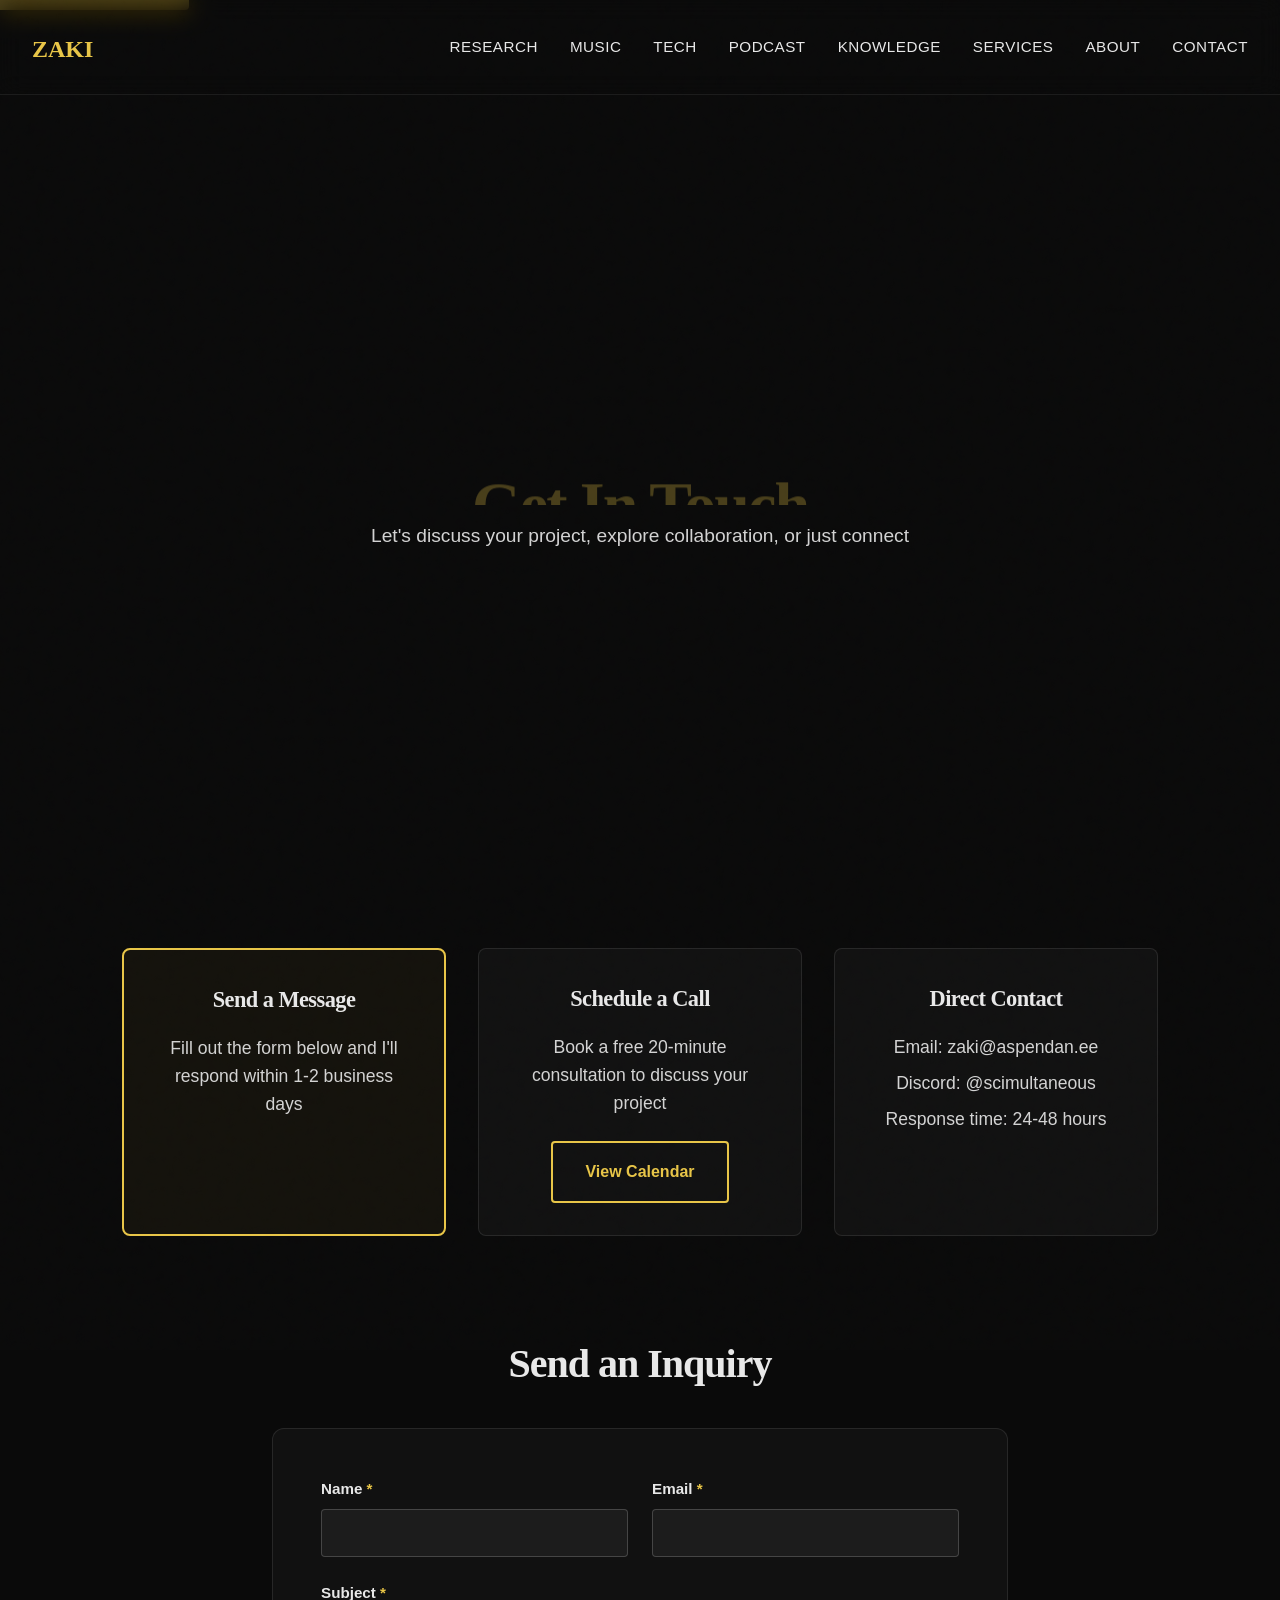
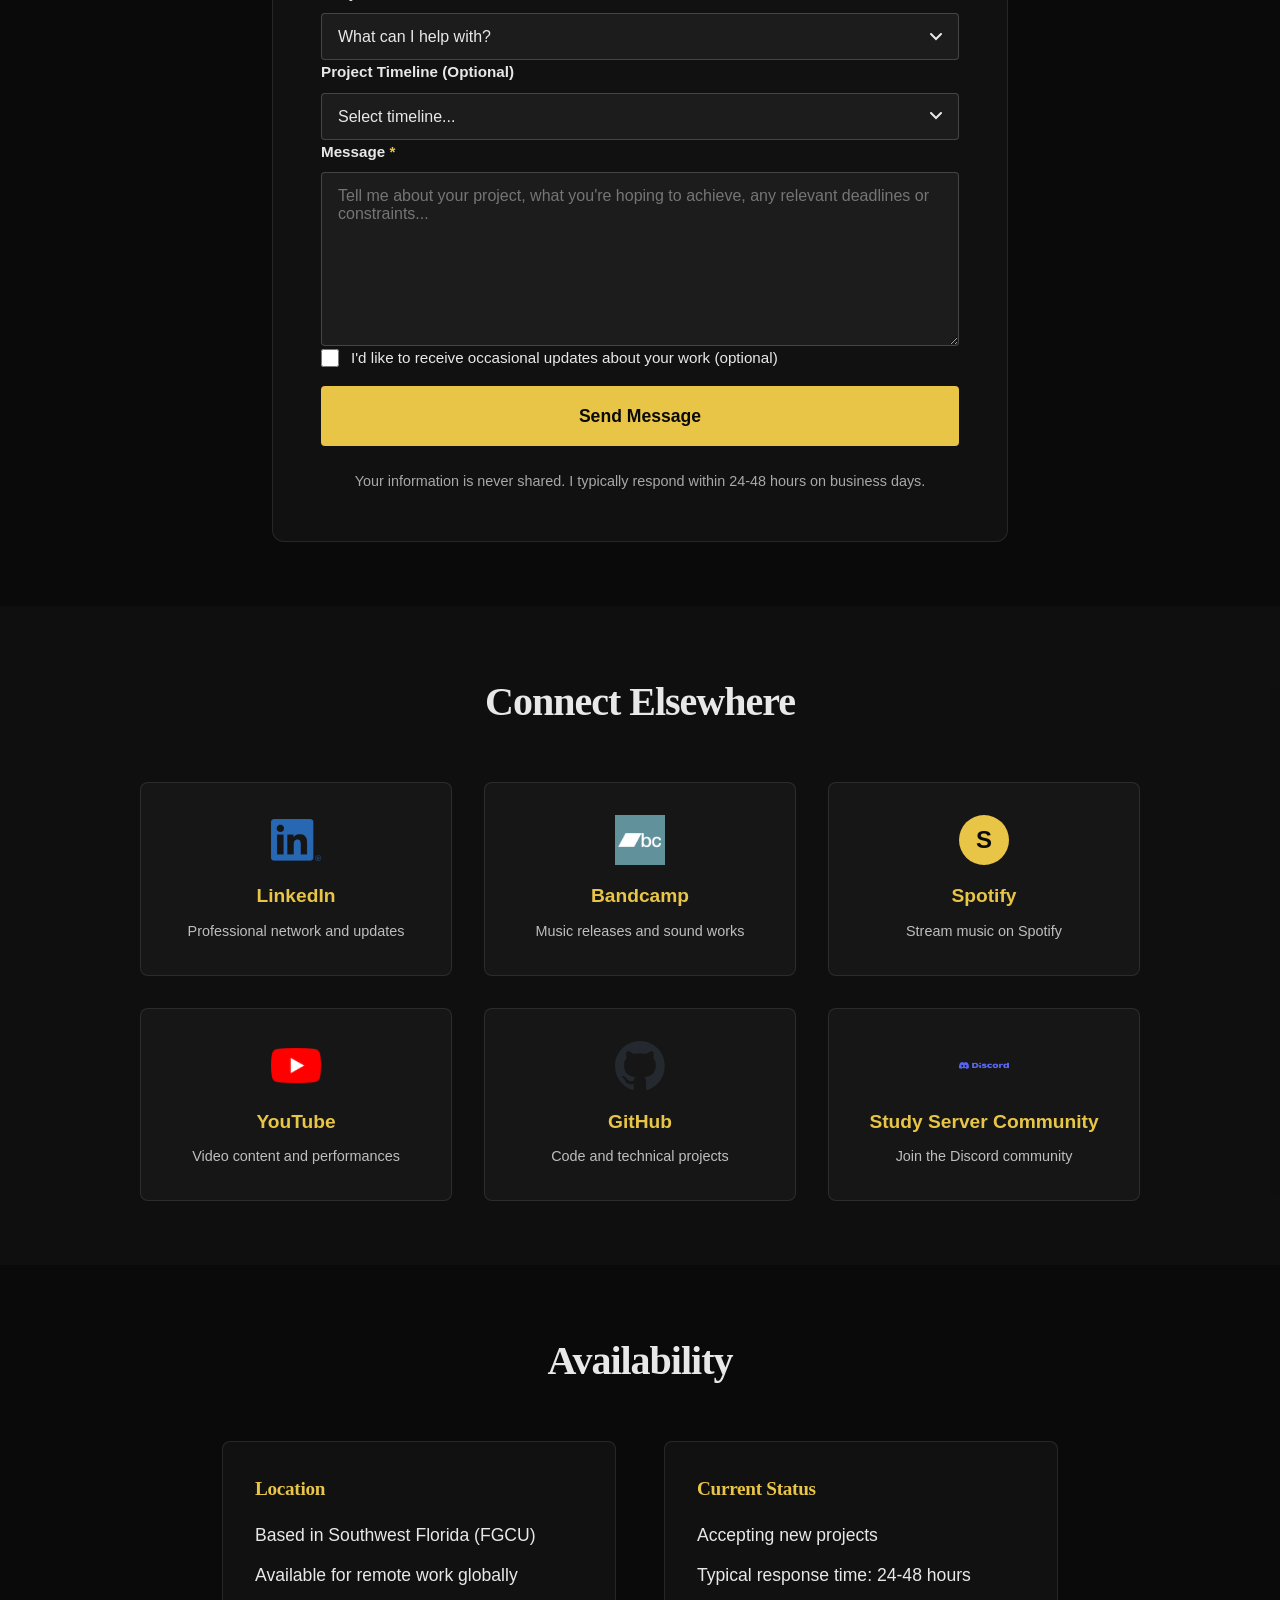
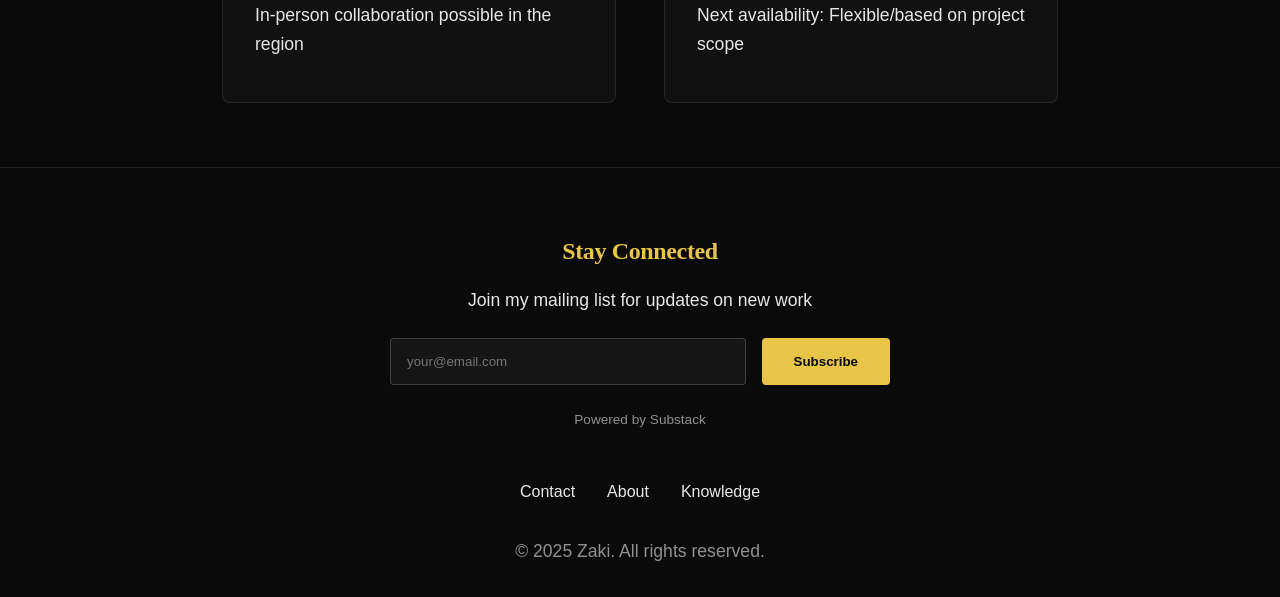
<file: contact.html>
<!DOCTYPE html>
<html lang="en">
<head>
  <meta charset="UTF-8">
  <meta name="viewport" content="width=device-width, initial-scale=1.0">
  <title>Contact Zaki - Get In Touch</title>

  <!-- Primary Meta Tags -->
  <meta name="title" content="Contact Zaki - Get In Touch">
  <meta name="description" content="Reach out for collaboration, commission work, or consultation on music, research, and creative technology projects.">
  <meta name="keywords" content="creative consulting, experimental music, creative technology, musical improvisation, sound design, business collaboration, TouchDesigner, AI workflows, entrepreneurship">
  <meta name="author" content="Zaki">
  <meta name="robots" content="index, follow">

  <!-- Security Headers -->
  <meta http-equiv="Content-Security-Policy" content="default-src 'self'; script-src 'self' https://cdnjs.cloudflare.com https://assets.calendly.com; style-src 'self' https://fonts.googleapis.com https://cdnjs.cloudflare.com; font-src 'self' https://fonts.gstatic.com; img-src 'self' data: https:; connect-src 'self' https://assets.calendly.com; frame-src https://calendly.com;">

  <!-- Open Graph / Facebook -->
  <meta property="og:type" content="website">
  <meta property="og:url" content="https://scilentsymphony.github.io/portfolio/contact.html">
  <meta property="og:title" content="Contact Zaki - Get In Touch">
  <meta property="og:description" content="Reach out for collaboration, commission work, or consultation on music, research, and creative technology projects.">
  <meta property="og:image" content="https://scilentsymphony.github.io/portfolio/images/og-image.jpg">

  <!-- Twitter -->
  <meta property="twitter:card" content="summary_large_image">
  <meta property="twitter:url" content="https://scilentsymphony.github.io/portfolio/contact.html">
  <meta property="twitter:title" content="Contact Zaki - Get In Touch">
  <meta property="twitter:description" content="Reach out for collaboration, commission work, or consultation on music, research, and creative technology projects.">
  <meta property="twitter:image" content="https://scilentsymphony.github.io/portfolio/images/og-image.jpg">

  <!-- Additional SEO -->
  <link rel="canonical" href="https://scilentsymphony.github.io/portfolio/contact.html">

  <!-- Resource Hints for Performance -->
  <link rel="dns-prefetch" href="https://fonts.googleapis.com">
  <link rel="dns-prefetch" href="https://cdnjs.cloudflare.com">
  <link rel="preconnect" href="https://fonts.gstatic.com" crossorigin>
  <link rel="preconnect" href="https://cdnjs.cloudflare.com" crossorigin>

  <!-- Preload Critical Assets -->
  <link rel="preload" href="css/style.min.css" as="style">
  <link rel="preload" href="https://fonts.googleapis.com/css2?family=Inter:wght@400;600&family=Playfair+Display:wght@400;700&display=swap" as="style">

  <!-- Favicon -->
  <link rel="icon" type="image/x-icon" href="/favicon.ico">
  <link rel="icon" type="image/svg+xml" href="images/favicon.svg">
  <link rel="icon" type="image/png" sizes="32x32" href="images/favicon-32x32.png">
  <link rel="icon" type="image/png" sizes="16x16" href="images/favicon-16x16.png">
  <link rel="apple-touch-icon" sizes="180x180" href="images/apple-touch-icon.png">
  <link rel="manifest" href="/site.webmanifest">

  <!-- Google Fonts -->
  <link rel="preconnect" href="https://fonts.googleapis.com">
  <link rel="preconnect" href="https://fonts.gstatic.com" crossorigin>
  <link href="https://fonts.googleapis.com/css2?family=Playfair+Display:wght@400;700&family=Inter:wght@400;600&display=swap" rel="stylesheet">

  <!-- Page Prefetch -->
  <link rel="prefetch" href="services.html">
  <link rel="prefetch" href="index.html">

  <!-- Stylesheet -->
  <link rel="stylesheet" href="css/style.min.css">
</head>
<body class="contact">
  <!-- Skip Link for Accessibility -->
  <a href="#main-content" class="skip-link">Skip to main content</a>

  <!-- Slide-out Menu -->
  <div class="slide-menu-overlay" aria-hidden="true"></div>
  <nav id="mobile-slide-menu" class="slide-menu" aria-label="Mobile navigation" aria-hidden="true">
    <div class="slide-menu-header">
      <span class="slide-menu-logo">ZAKI</span>
      <button class="slide-menu-close" data-menu-initial="true" aria-label="Close navigation menu">&times;</button>
    </div>
    <ul class="slide-menu-links">
      <li><a href="index.html">Home</a></li>
      <li><a href="research.html">Research</a></li>
      <li><a href="music.html">Music</a></li>
      <li><a href="tech.html">Tech</a></li>
      <li><a href="podcast.html">Podcast</a></li>
      <li><a href="knowledge/">Knowledge</a></li>
      <li><a href="services.html">Services</a></li>
      <li><a href="about.html">About</a></li>
      <li><a href="contact.html" class="active">Contact</a></li>
    </ul>
  </nav>

  <!-- Desktop Navigation -->
  <nav id="mainNav" class="nav-expanded" aria-label="Main navigation">
    <div class="nav-container">
      <a href="index.html" class="nav-logo">ZAKI<span class="nav-shape" data-page="contact">●</span></a>
      <ul class="nav-links">
        <li><a href="research.html">RESEARCH</a></li>
        <li><a href="music.html">MUSIC</a></li>
        <li><a href="tech.html">TECH</a></li>
        <li><a href="podcast.html">PODCAST</a></li>
        <li><a href="knowledge/">KNOWLEDGE</a></li>
        <li><a href="services.html">SERVICES</a></li>
        <li><a href="about.html">ABOUT</a></li>
        <li><a href="contact.html" class="active" aria-current="page">CONTACT</a></li>
      </ul>
      <!-- Mobile Hamburger Menu -->
      <button class="hamburger-btn" aria-label="Open navigation menu" aria-expanded="false" aria-controls="mobile-slide-menu">
        <span class="hamburger-line"></span>
        <span class="hamburger-line"></span>
        <span class="hamburger-line"></span>
      </button>
    </div>
  </nav>

  <main id="main-content">
    <!-- Hero Section -->
    <section class="hero">
      <h1>Get In Touch</h1>
      <p class="page-subtitle">Let's discuss your project, explore collaboration, or just connect</p>
    </section>

    <!-- Contact Options -->
    <section class="contact-methods">
      <div class="methods-grid">
        <!-- Option 1 - Form -->
        <div class="contact-option primary-option">
          <h2>Send a Message</h2>
          <p>Fill out the form below and I'll respond within 1-2 business days</p>
        </div>

        <!-- Option 2 - Schedule -->
        <div class="contact-option">
          <h2>Schedule a Call</h2>
          <p>Book a free 20-minute consultation to discuss your project</p>
          <a href="services.html#contact-form" class="btn btn-secondary">View Calendar</a>
        </div>

        <!-- Option 3 - Direct -->
        <div class="contact-option">
          <h2>Direct Contact</h2>
          <p>Email: zaki@aspendan.ee</p>
          <p>Discord: @scimultaneous</p>
          <p>Response time: 24-48 hours</p>
        </div>
      </div>
    </section>

    <!-- Contact Form Section -->
    <section class="contact-form-section">
      <h2>Send an Inquiry</h2>
      <form action="https://formspree.io/f/mdkylzjk" method="POST" class="contact-form">
        <!-- Form Status Messages -->
        <div class="form-status" role="alert" aria-live="polite"></div>

        <div class="form-row">
          <div class="form-group half">
            <label for="name">Name <span aria-label="required">*</span></label>
            <input type="text" id="name" name="name" required aria-required="true">
          </div>

          <div class="form-group half">
            <label for="email">Email <span aria-label="required">*</span></label>
            <input type="email" id="email" name="email" required aria-required="true">
          </div>
        </div>

        <div class="form-group">
          <label for="subject">Subject <span aria-label="required">*</span></label>
          <select id="subject" name="subject" required aria-required="true">
            <option value="">What can I help with?</option>
            <option value="music">Music & Sound Design</option>
            <option value="research">Research Collaboration</option>
            <option value="tech">Creative Technology Consulting</option>
            <option value="general">General Inquiry</option>
            <option value="other">Other</option>
          </select>
        </div>

        <div class="form-group">
          <label for="timeline">Project Timeline (Optional)</label>
          <select id="timeline" name="timeline">
            <option value="">Select timeline...</option>
            <option value="urgent">Urgent (within 2 weeks)</option>
            <option value="soon">Soon (2-4 weeks)</option>
            <option value="flexible">Flexible (1-3 months)</option>
            <option value="future">Future planning (3+ months)</option>
          </select>
        </div>

        <div class="form-group">
          <label for="message">Message <span aria-label="required">*</span></label>
          <textarea id="message" name="message" rows="8" placeholder="Tell me about your project, what you're hoping to achieve, any relevant deadlines or constraints..." required aria-required="true"></textarea>
        </div>

        <div class="form-group checkbox-group">
          <input type="checkbox" id="newsletter" name="newsletter" value="yes">
          <label for="newsletter">I'd like to receive occasional updates about your work (optional)</label>
        </div>

        <button type="submit" class="btn btn-primary btn-large">Send Message</button>

        <p class="form-footer">Your information is never shared. I typically respond within 24-48 hours on business days.</p>
      </form>
    </section>

    <!-- Social Links -->
    <section class="social-section">
      <h2>Connect Elsewhere</h2>
      <div class="social-links-extended">
        <a href="https://www.linkedin.com/in/zaki-h-32036b279/" target="_blank" rel="noopener noreferrer" class="social-link">
          <img src="images/social media/linkedin.png" alt="LinkedIn" class="social-icon">
          <span class="social-label">LinkedIn</span>
          <p class="social-desc">Professional network and updates</p>
        </a>

        <a href="https://scilentsymphony.bandcamp.com/" target="_blank" rel="noopener noreferrer" class="social-link">
          <img src="images/social media/bandcamp-button-square-green-512.png" alt="Bandcamp" class="social-icon">
          <span class="social-label">Bandcamp</span>
          <p class="social-desc">Music releases and sound works</p>
        </a>

        <a href="https://open.spotify.com/artist/3cI0Hpat9J59d5WY8vdqsn" target="_blank" rel="noopener noreferrer" class="social-link">
          <span class="social-icon social-icon-placeholder" aria-hidden="true">S</span>
          <span class="social-label">Spotify</span>
          <p class="social-desc">Stream music on Spotify</p>
        </a>

        <a href="https://www.youtube.com/@zakih.8815" target="_blank" rel="noopener noreferrer" class="social-link">
          <img src="images/social media/youtube.png" alt="YouTube" class="social-icon">
          <span class="social-label">YouTube</span>
          <p class="social-desc">Video content and performances</p>
        </a>

        <a href="https://github.com/ScilentSymphony/portfolio" target="_blank" rel="noopener noreferrer" class="social-link">
          <img src="images/social media/github-mark.svg" alt="GitHub" class="social-icon">
          <span class="social-label">GitHub</span>
          <p class="social-desc">Code and technical projects</p>
        </a>

        <a href="https://discord.gg/n3uA3NvHsQ" target="_blank" rel="noopener noreferrer" class="social-link">
          <img src="images/social media/Discord-Logo-Blurple.png" alt="Discord" class="social-icon">
          <span class="social-label">Study Server Community</span>
          <p class="social-desc">Join the Discord community</p>
        </a>
      </div>
    </section>

    <!-- Location/Availability -->
    <section class="availability-section">
      <h2>Availability</h2>
      <div class="availability-info">
        <div class="availability-item">
          <h3>Location</h3>
          <p>Based in Southwest Florida (FGCU)</p>
          <p>Available for remote work globally</p>
          <p>In-person collaboration possible in the region</p>
        </div>

        <div class="availability-item">
          <h3>Current Status</h3>
          <p>Accepting new projects</p>
          <p>Typical response time: 24-48 hours</p>
          <p>Next availability: Flexible/based on project scope</p>
        </div>
      </div>
    </section>
  </main>

  <footer>
    <!-- Email Signup -->
    <div class="email-signup">
      <h3>Stay Connected</h3>
      <p>Join my mailing list for updates on new work</p>
      <form action="https://scilent.substack.com/" method="post">
        <label for="email-subscribe" class="visually-hidden">Email address</label>
        <input id="email-subscribe" type="email" placeholder="your@email.com" required aria-label="Email address for newsletter">
        <button type="submit" class="btn btn-primary">Subscribe</button>
      </form>
      <p class="form-note">Powered by Substack</p>
    </div>

    <!-- Social Links -->
    <div class="social-links">
      <a href="contact.html" aria-label="Contact page">Contact</a>
      <a href="about.html" aria-label="About page">About</a>
      <a href="knowledge/" aria-label="Knowledge base">Knowledge</a>
    </div>

    <!-- Copyright -->
    <div class="copyright">
      <p>&copy; 2025 Zaki. All rights reserved.</p>
    </div>
  </footer>

  <!-- Mobile Navigation -->

  <!-- GSAP (loaded immediately - required by main.js) -->
  <script src="https://cdnjs.cloudflare.com/ajax/libs/gsap/3.12.2/gsap.min.js" defer integrity="sha512-umP3Wd8vJDLqHi4grfMVZX1KniELmlWQo7F9w5X0bL9l6EIzBWLlQx7jdFJ2ks/HqPZjJa9cAHfSFadCF9R/Gg==" crossorigin="anonymous"></script>

  <!-- Main JavaScript (deferred for better page load performance) -->
  <script src="js/main.js" defer></script>
</body>
</html>
</file>
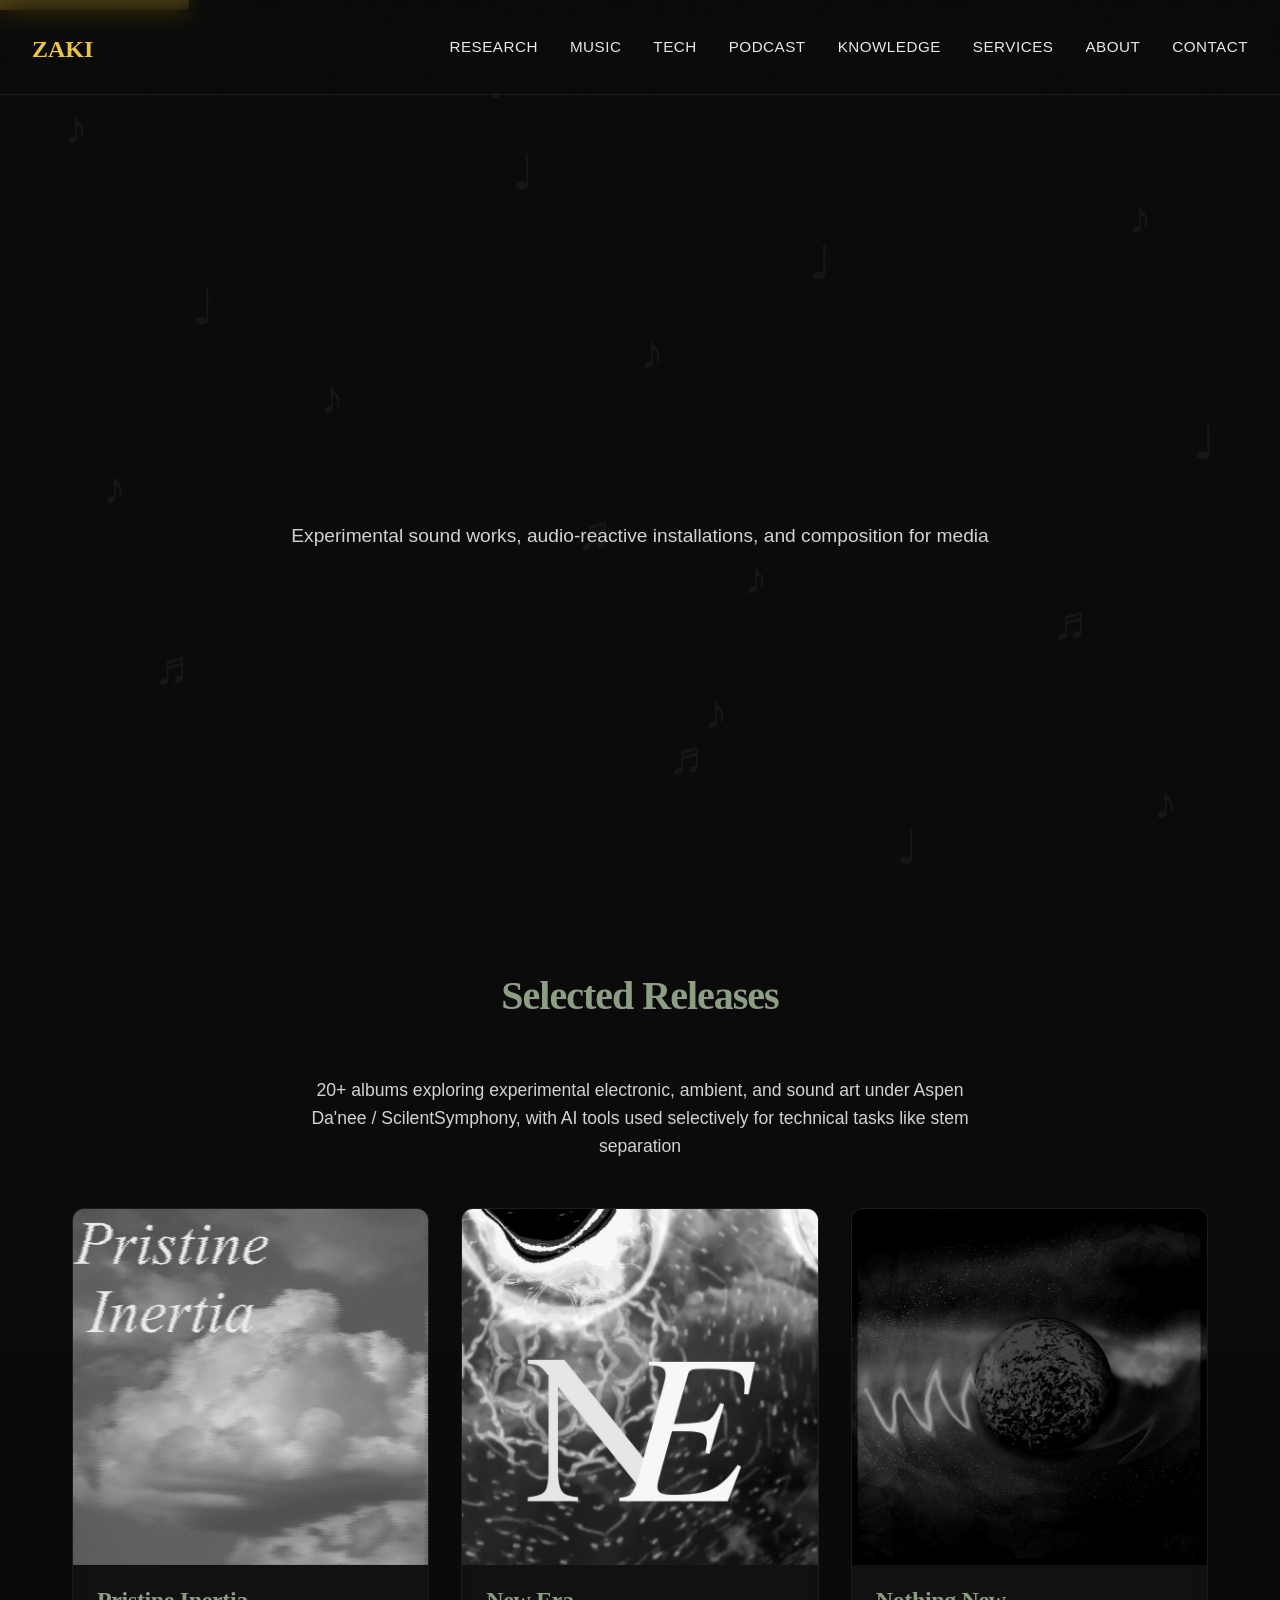
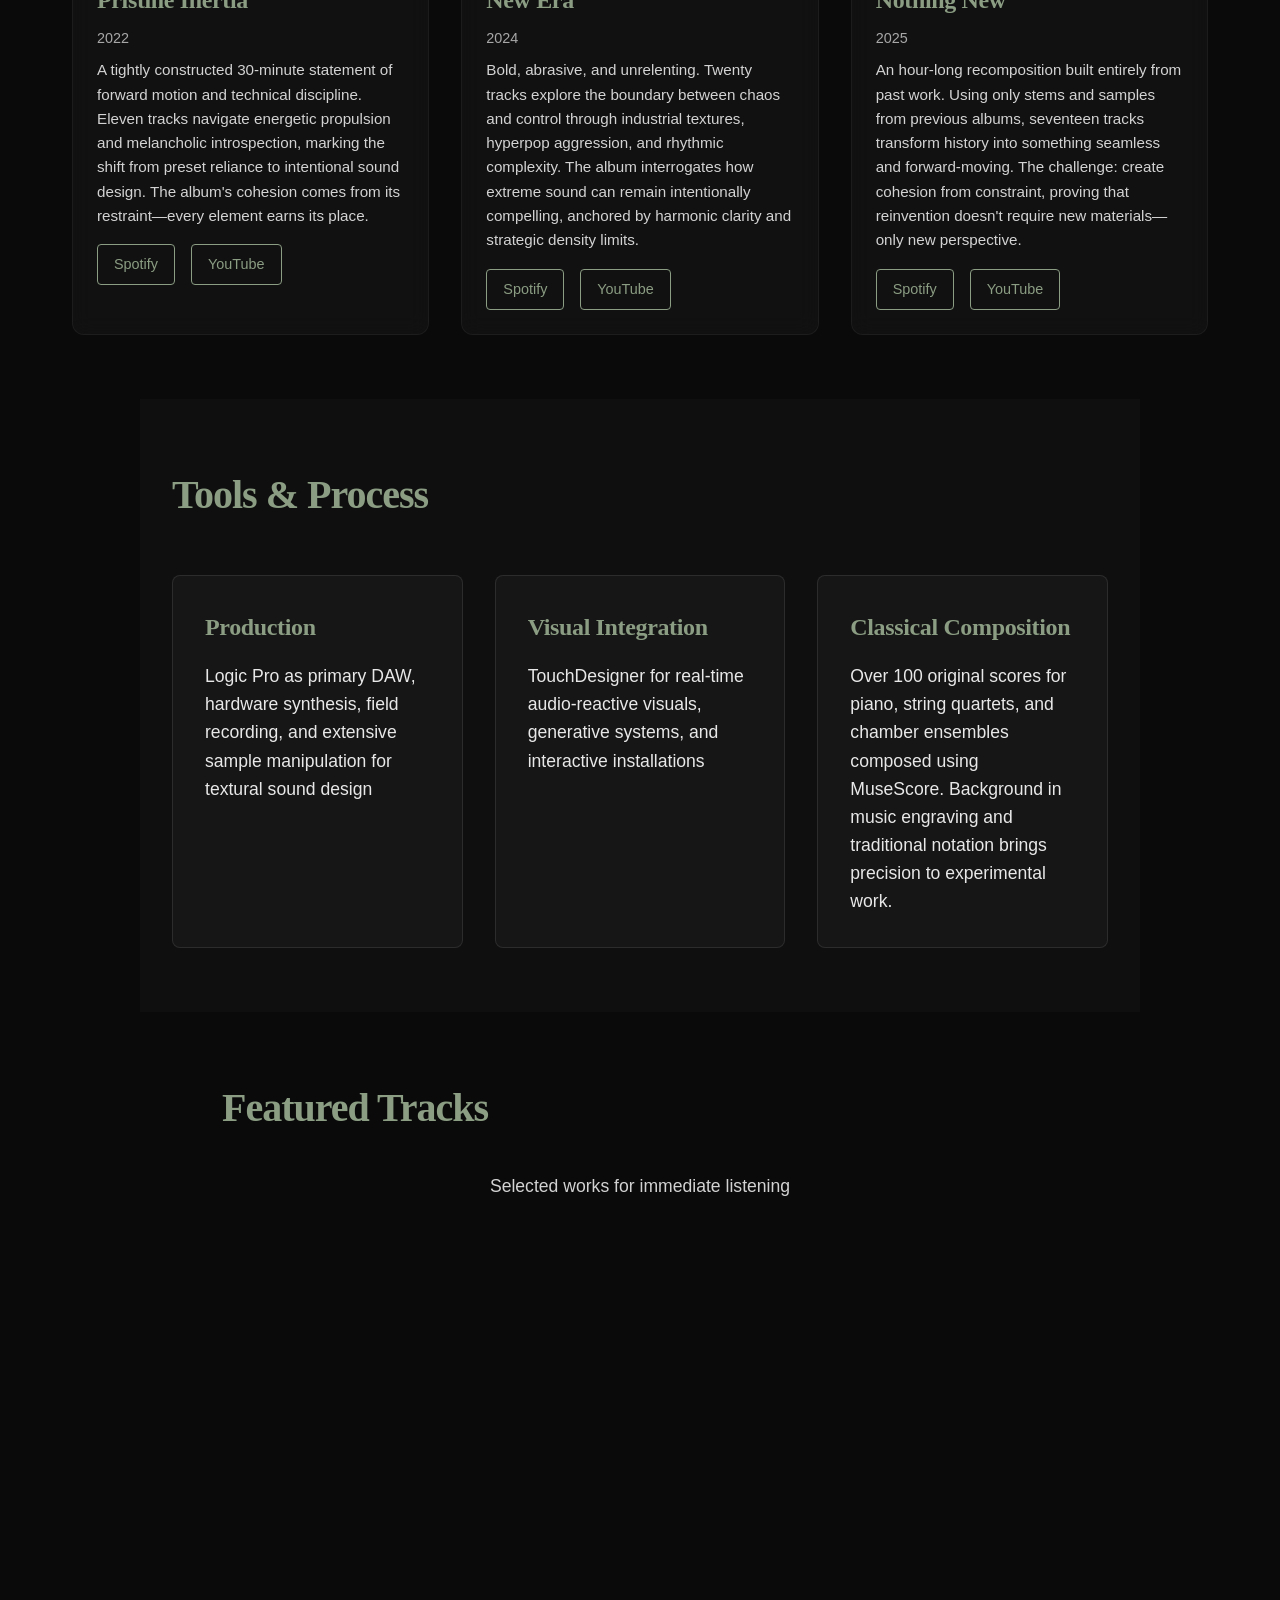
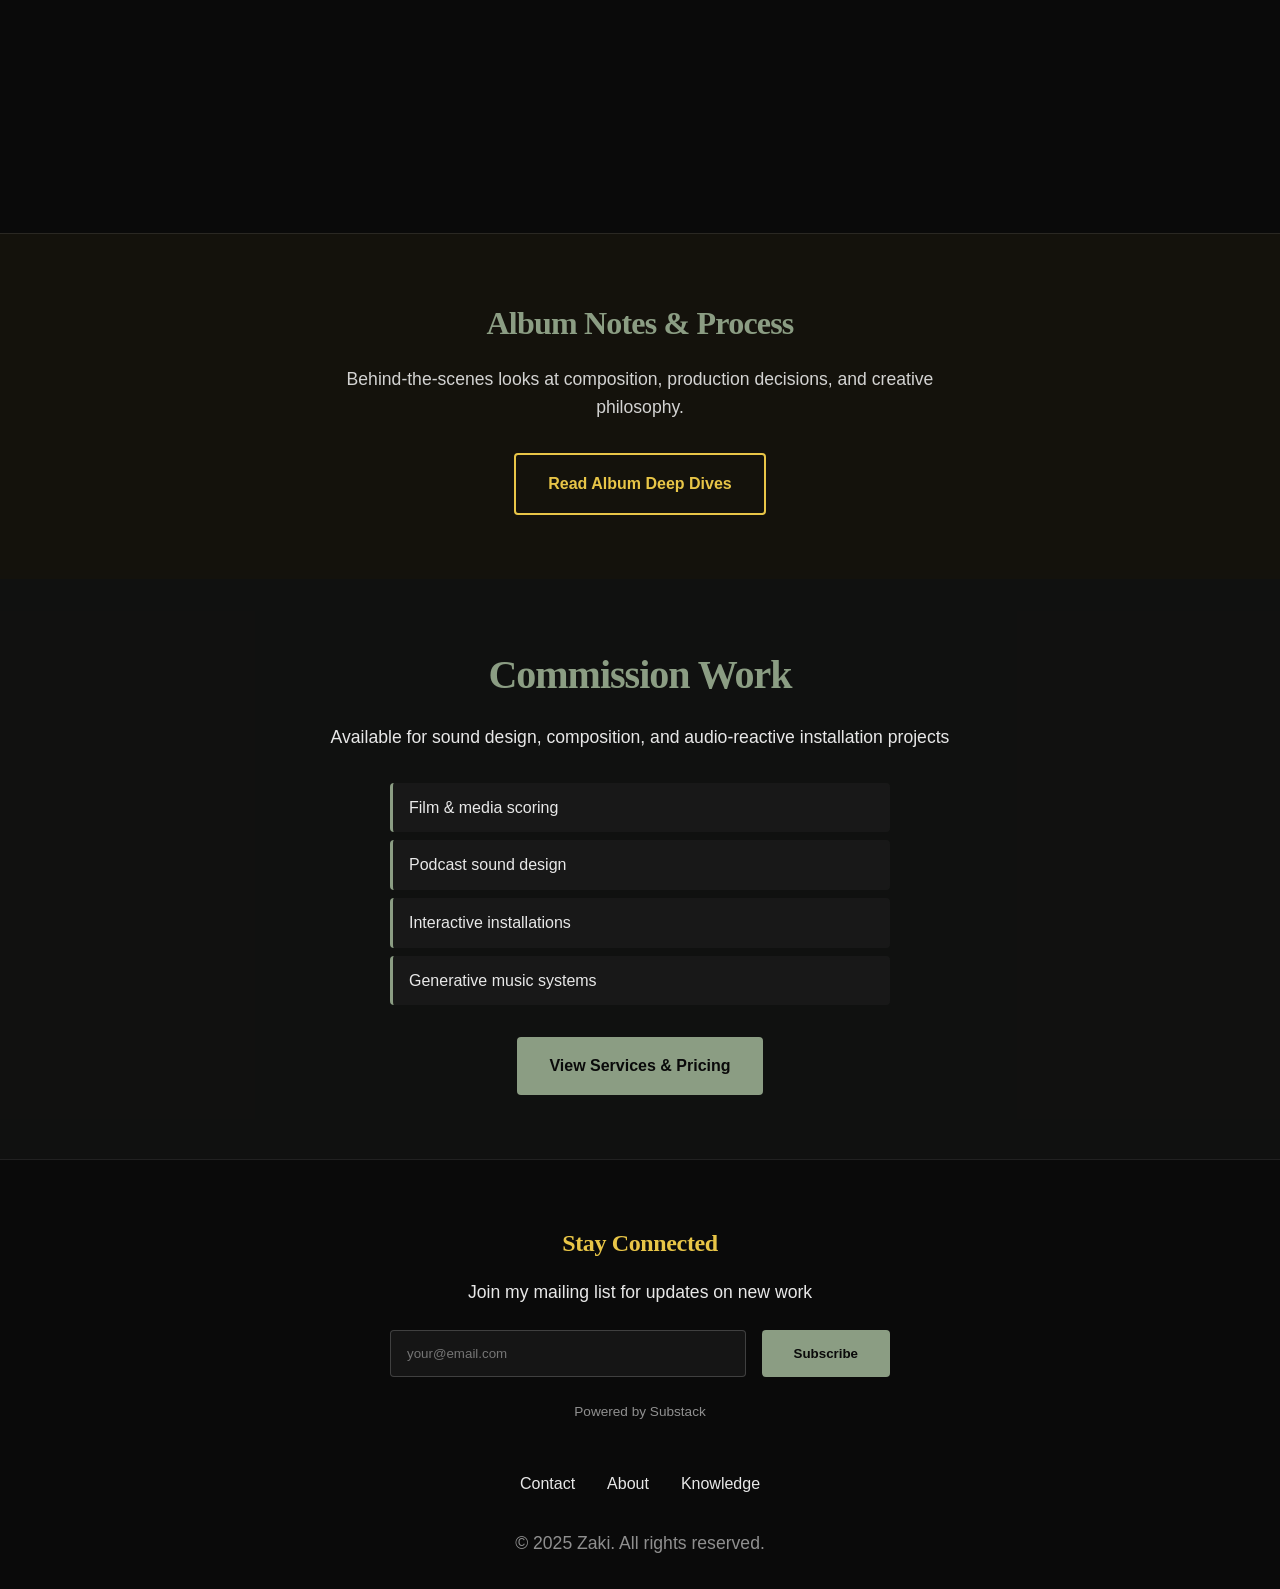
<file: music.html>
<!DOCTYPE html>
<html lang="en">
<head>
  <meta charset="UTF-8">
  <meta name="viewport" content="width=device-width, initial-scale=1.0">
  <title>Music & Sound Design - Zaki</title>

  <!-- Primary Meta Tags -->
  <meta name="title" content="Music & Sound Design - Zaki">
  <meta name="description" content="Experimental sound works, audio-reactive installations, and composition for media. 20+ albums exploring generative systems, with AI tools used selectively for technical tasks.">
  <meta name="keywords" content="experimental music, creative technology, musical improvisation, sound design, creative entrepreneur, TouchDesigner, AI workflows, music production">
  <meta name="author" content="Zaki">
  <meta name="robots" content="index, follow">

  <!-- Security Headers -->
  <meta http-equiv="Content-Security-Policy" content="default-src 'self'; script-src 'self' https://cdnjs.cloudflare.com https://assets.calendly.com; style-src 'self' https://fonts.googleapis.com https://cdnjs.cloudflare.com; font-src 'self' https://fonts.gstatic.com; img-src 'self' data: https:; connect-src 'self' https://assets.calendly.com; frame-src https://calendly.com https://open.spotify.com;">

  <!-- Open Graph / Facebook -->
  <meta property="og:type" content="website">
  <meta property="og:url" content="https://scilentsymphony.github.io/portfolio/music.html">
  <meta property="og:title" content="Music & Sound Design - Zaki">
  <meta property="og:description" content="Experimental sound works, audio-reactive installations, and composition for media. 20+ albums exploring generative systems, with AI tools used selectively for technical tasks.">
  <meta property="og:image" content="https://scilentsymphony.github.io/portfolio/images/og-image.jpg">

  <!-- Twitter -->
  <meta property="twitter:card" content="summary_large_image">
  <meta property="twitter:url" content="https://scilentsymphony.github.io/portfolio/music.html">
  <meta property="twitter:title" content="Music & Sound Design - Zaki">
  <meta property="twitter:description" content="Experimental sound works, audio-reactive installations, and composition for media. 20+ albums exploring generative systems, with AI tools used selectively for technical tasks.">
  <meta property="twitter:image" content="https://scilentsymphony.github.io/portfolio/images/og-image.jpg">

  <!-- Additional SEO -->
  <link rel="canonical" href="https://scilentsymphony.github.io/portfolio/music.html">

  <!-- Resource Hints for Performance -->
  <link rel="dns-prefetch" href="https://fonts.googleapis.com">
  <link rel="dns-prefetch" href="https://cdnjs.cloudflare.com">
  <link rel="preconnect" href="https://fonts.gstatic.com" crossorigin>
  <link rel="preconnect" href="https://cdnjs.cloudflare.com" crossorigin>

  <!-- Preload Critical Assets -->
  <link rel="preload" href="css/style.min.css" as="style">
  <link rel="preload" href="https://fonts.googleapis.com/css2?family=Inter:wght@400;600&family=Playfair+Display:wght@400;700&display=swap" as="style">

  <!-- Favicon -->
  <link rel="icon" type="image/x-icon" href="/favicon.ico">
  <link rel="icon" type="image/svg+xml" href="images/favicon.svg">
  <link rel="icon" type="image/png" sizes="32x32" href="images/favicon-32x32.png">
  <link rel="icon" type="image/png" sizes="16x16" href="images/favicon-16x16.png">
  <link rel="apple-touch-icon" sizes="180x180" href="images/apple-touch-icon.png">
  <link rel="manifest" href="/site.webmanifest">

  <!-- Google Fonts -->
  <link rel="preconnect" href="https://fonts.googleapis.com">
  <link rel="preconnect" href="https://fonts.gstatic.com" crossorigin>
  <link href="https://fonts.googleapis.com/css2?family=Playfair+Display:wght@400;700&family=Inter:wght@400;600&display=swap" rel="stylesheet">

  <!-- Page Prefetch -->
  <link rel="prefetch" href="tech.html">
  <link rel="prefetch" href="services.html">

  <!-- Stylesheet -->
  <link rel="stylesheet" href="css/style.min.css">
  <link rel="stylesheet" href="css/components.css">
</head>
<body class="music">
  <!-- Skip Link for Accessibility -->
  <a href="#main-content" class="skip-link">Skip to main content</a>

  <!-- Slide-out Menu -->
  <div class="slide-menu-overlay" aria-hidden="true"></div>
  <nav id="mobile-slide-menu" class="slide-menu" aria-label="Mobile navigation" aria-hidden="true">
    <div class="slide-menu-header">
      <span class="slide-menu-logo">ZAKI</span>
      <button class="slide-menu-close" data-menu-initial="true" aria-label="Close navigation menu">&times;</button>
    </div>
    <ul class="slide-menu-links">
      <li><a href="index.html">Home</a></li>
      <li><a href="research.html">Research</a></li>
      <li><a href="music.html" class="active">Music</a></li>
      <li><a href="tech.html">Tech</a></li>
      <li><a href="podcast.html">Podcast</a></li>
      <li><a href="knowledge/">Knowledge</a></li>
      <li><a href="services.html">Services</a></li>
      <li><a href="about.html">About</a></li>
      <li><a href="contact.html">Contact</a></li>
    </ul>
  </nav>

  <!-- Desktop Navigation -->
  <nav id="mainNav" class="nav-expanded" aria-label="Main navigation">
    <div class="nav-container">
      <a href="index.html" class="nav-logo">ZAKI<span class="nav-shape" data-page="music">▲</span></a>
      <ul class="nav-links">
        <li><a href="research.html">RESEARCH</a></li>
        <li><a href="music.html" class="active" aria-current="page">MUSIC</a></li>
        <li><a href="tech.html">TECH</a></li>
        <li><a href="podcast.html">PODCAST</a></li>
        <li><a href="knowledge/">KNOWLEDGE</a></li>
        <li><a href="services.html">SERVICES</a></li>
        <li><a href="about.html">ABOUT</a></li>
        <li><a href="contact.html">CONTACT</a></li>
      </ul>
      <!-- Mobile Hamburger Menu -->
      <button class="hamburger-btn" aria-label="Open navigation menu" aria-expanded="false" aria-controls="mobile-slide-menu">
        <span class="hamburger-line"></span>
        <span class="hamburger-line"></span>
        <span class="hamburger-line"></span>
      </button>
    </div>
  </nav>

  <main id="main-content">
    <!-- Hero Section -->
    <section class="hero">
      <!-- Music Page Background Animation -->
      <div class="hero-bg-animation music-animation">
        <div class="note note-eighth note-pos-1">♪</div>
        <div class="note note-quarter note-pos-2">♩</div>
        <div class="note note-eighth note-pos-3">♪</div>
        <div class="note note-sixteenth note-pos-4">♬</div>
        <div class="note note-eighth note-pos-5">♪</div>
        <div class="note note-quarter note-pos-6">♩</div>
        <div class="note note-sixteenth note-pos-7">♬</div>
        <div class="note note-eighth note-pos-8">♪</div>
        <div class="note note-quarter note-pos-9">♩</div>
        <div class="note note-eighth note-pos-10">♪</div>
        <div class="note note-sixteenth note-pos-11">♬</div>
        <div class="note note-eighth note-pos-12">♪</div>
        <div class="note note-quarter note-pos-13">♩</div>
        <div class="note note-eighth note-pos-14">♪</div>
        <div class="note note-sixteenth note-pos-15">♬</div>
        <div class="note note-eighth note-pos-16">♪</div>
        <div class="note note-quarter note-pos-17">♩</div>
        <div class="note note-eighth note-pos-18">♪</div>
      </div>

      <h1>Music & Sound Design</h1>
      <p class="page-subtitle">Experimental sound works, audio-reactive installations, and composition for media</p>
    </section>

    <!-- Discography -->
    <section class="discography">
      <h2>Selected Releases</h2>
      <p class="section-intro">20+ albums exploring experimental electronic, ambient, and sound art under Aspen Da'nee / ScilentSymphony, with AI tools used selectively for technical tasks like stem separation</p>
      <div class="releases-grid">
        <!-- Album 1 -->
        <div class="release-card spotlight-card hover-lift">
          <img src="images/album-1.webp" alt="Pristine Inertia Album Cover" class="album-art" loading="lazy">
          <h3>Pristine Inertia</h3>
          <p class="release-year">2022</p>
          <p class="release-desc">A tightly constructed 30-minute statement of forward motion and technical discipline. Eleven tracks navigate energetic propulsion and melancholic introspection, marking the shift from preset reliance to intentional sound design. The album's cohesion comes from its restraint—every element earns its place.</p>
          <div class="release-links">
            <a href="https://open.spotify.com/album/4pPO3QAoqULmRVWXhiFo3T" target="_blank" rel="noopener noreferrer" aria-label="Listen on Spotify">Spotify</a>
            <a href="https://www.youtube.com/watch?v=Pu0xLEEcRaw&list=OLAK5uy_m-nxiWjTEJW7Qp-YiWzFa3uZTcN7ySuJQ" target="_blank" rel="noopener noreferrer" aria-label="Listen on YouTube">YouTube</a>
          </div>
        </div>

        <!-- Album 2 -->
        <div class="release-card spotlight-card hover-lift">
          <a href="knowledge/new-era.html" class="release-card-link">
            <img src="images/album-2.webp" alt="New Era Album Cover" class="album-art" loading="lazy">
            <h3>New Era</h3>
            <p class="release-year">2024</p>
            <p class="release-desc">Bold, abrasive, and unrelenting. Twenty tracks explore the boundary between chaos and control through industrial textures, hyperpop aggression, and rhythmic complexity. The album interrogates how extreme sound can remain intentionally compelling, anchored by harmonic clarity and strategic density limits.</p>
          </a>
          <div class="release-links">
            <a href="https://open.spotify.com/album/48Ujez6CY5KMQ35TkvjkZH" target="_blank" rel="noopener noreferrer" aria-label="Listen on Spotify">Spotify</a>
            <a href="https://www.youtube.com/watch?v=AR3VIc4I2dg&list=OLAK5uy_k4R0W1dL0gKvort_2UBDpPLjj_0XzN4mo" target="_blank" rel="noopener noreferrer" aria-label="Listen on YouTube">YouTube</a>
          </div>
        </div>

        <!-- Album 3 -->
        <div class="release-card spotlight-card hover-lift">
          <a href="knowledge/nothing-new.html" class="release-card-link">
            <img src="images/album-3.webp" alt="Nothing New Album Cover" class="album-art" loading="lazy">
            <h3>Nothing New</h3>
            <p class="release-year">2025</p>
            <p class="release-desc">An hour-long recomposition built entirely from past work. Using only stems and samples from previous albums, seventeen tracks transform history into something seamless and forward-moving. The challenge: create cohesion from constraint, proving that reinvention doesn't require new materials—only new perspective.</p>
          </a>
          <div class="release-links">
            <a href="https://open.spotify.com/album/6X7E5l5gwsSH8jHC3WBdwe" target="_blank" rel="noopener noreferrer" aria-label="Listen on Spotify">Spotify</a>
            <a href="https://www.youtube.com/watch?v=X6mYT-HxHlI&list=OLAK5uy_kfBm_bP3tf64wTV2BVPAUhkc47Q6GoaGA" target="_blank" rel="noopener noreferrer" aria-label="Listen on YouTube">YouTube</a>
          </div>
        </div>
      </div>
    </section>

    <!-- Tools & Process -->
    <section class="tools-process">
      <h2>Tools & Process</h2>
      <div class="process-grid">
        <div>
          <h3>Production</h3>
          <p>Logic Pro as primary DAW, hardware synthesis, field recording, and extensive sample manipulation for textural sound design</p>
        </div>
        <div>
          <h3>Visual Integration</h3>
          <p>TouchDesigner for real-time audio-reactive visuals, generative systems, and interactive installations</p>
        </div>
        <div>
          <h3>Classical Composition</h3>
          <p>Over 100 original scores for piano, string quartets, and chamber ensembles composed using MuseScore. Background in music engraving and traditional notation brings precision to experimental work.</p>
        </div>
      </div>
    </section>

    <!-- Featured Tracks -->
    <section class="featured-tracks">
      <h2>Featured Tracks</h2>
      <p class="section-intro">Selected works for immediate listening</p>
      <div class="players-container">
        <iframe data-testid="embed-iframe" style="border-radius:12px" src="https://open.spotify.com/embed/track/5UsxcShXa5JMKlwyj5YEkl?utm_source=generator&theme=0" width="100%" height="152" frameBorder="0" allowfullscreen="" allow="autoplay; clipboard-write; encrypted-media; fullscreen; picture-in-picture" loading="lazy" title="Spotify track 1"></iframe>

        <iframe data-testid="embed-iframe" style="border-radius:12px" src="https://open.spotify.com/embed/track/2gxHHf7cIt7LEjr7htWBMz?utm_source=generator" width="100%" height="152" frameBorder="0" allowfullscreen="" allow="autoplay; clipboard-write; encrypted-media; fullscreen; picture-in-picture" loading="lazy" title="Spotify track 2"></iframe>

        <iframe data-testid="embed-iframe" style="border-radius:12px" src="https://open.spotify.com/embed/track/6YbF5fyOW8ueD6CxIfvtM1?utm_source=generator&theme=0" width="100%" height="152" frameBorder="0" allowfullscreen="" allow="autoplay; clipboard-write; encrypted-media; fullscreen; picture-in-picture" loading="lazy" title="Spotify track 3"></iframe>
      </div>
    </section>

    <!-- Knowledge Base CTA -->
    <section class="knowledge-cta">
      <h2>Album Notes & Process</h2>
      <p>Behind-the-scenes looks at composition, production decisions, and creative philosophy.</p>
      <a href="knowledge/?filter=music" class="btn btn-secondary">Read Album Deep Dives</a>
    </section>

    <!-- Commission Work -->
    <section class="music-services">
      <h2>Commission Work</h2>
      <p>Available for sound design, composition, and audio-reactive installation projects</p>
      <ul class="services-list">
        <li>Film & media scoring</li>
        <li>Podcast sound design</li>
        <li>Interactive installations</li>
        <li>Generative music systems</li>
      </ul>
      <a href="services.html" class="btn btn-primary" aria-label="View detailed services and pricing information">View Services & Pricing</a>
    </section>
  </main>

  <footer>
    <!-- Email Signup -->
    <div class="email-signup">
      <h3>Stay Connected</h3>
      <p>Join my mailing list for updates on new work</p>
      <form action="https://scilent.substack.com/" method="post">
        <label for="email-subscribe" class="visually-hidden">Email address</label>
        <input id="email-subscribe" type="email" placeholder="your@email.com" required aria-label="Email address for newsletter">
        <button type="submit" class="btn btn-primary">Subscribe</button>
      </form>
      <p class="form-note">Powered by Substack</p>
    </div>

    <!-- Social Links -->
    <div class="social-links">
      <a href="contact.html" aria-label="Contact page">Contact</a>
      <a href="about.html" aria-label="About page">About</a>
      <a href="knowledge/" aria-label="Knowledge base">Knowledge</a>
    </div>

    <!-- Copyright -->
    <div class="copyright">
      <p>&copy; 2025 Zaki. All rights reserved.</p>
    </div>
  </footer>

  <!-- Mobile Navigation -->

  <!-- GSAP (loaded immediately - required by main.js) -->
  <script src="https://cdnjs.cloudflare.com/ajax/libs/gsap/3.12.2/gsap.min.js" defer integrity="sha512-umP3Wd8vJDLqHi4grfMVZX1KniELmlWQo7F9w5X0bL9l6EIzBWLlQx7jdFJ2ks/HqPZjJa9cAHfSFadCF9R/Gg==" crossorigin="anonymous"></script>

  <!-- Main JavaScript (deferred for better page load performance) -->
  <script src="js/main.js" defer></script>

  <!-- Premium Components JavaScript -->
  <script src="js/components.js" defer></script>
</body>
</html>
</file>
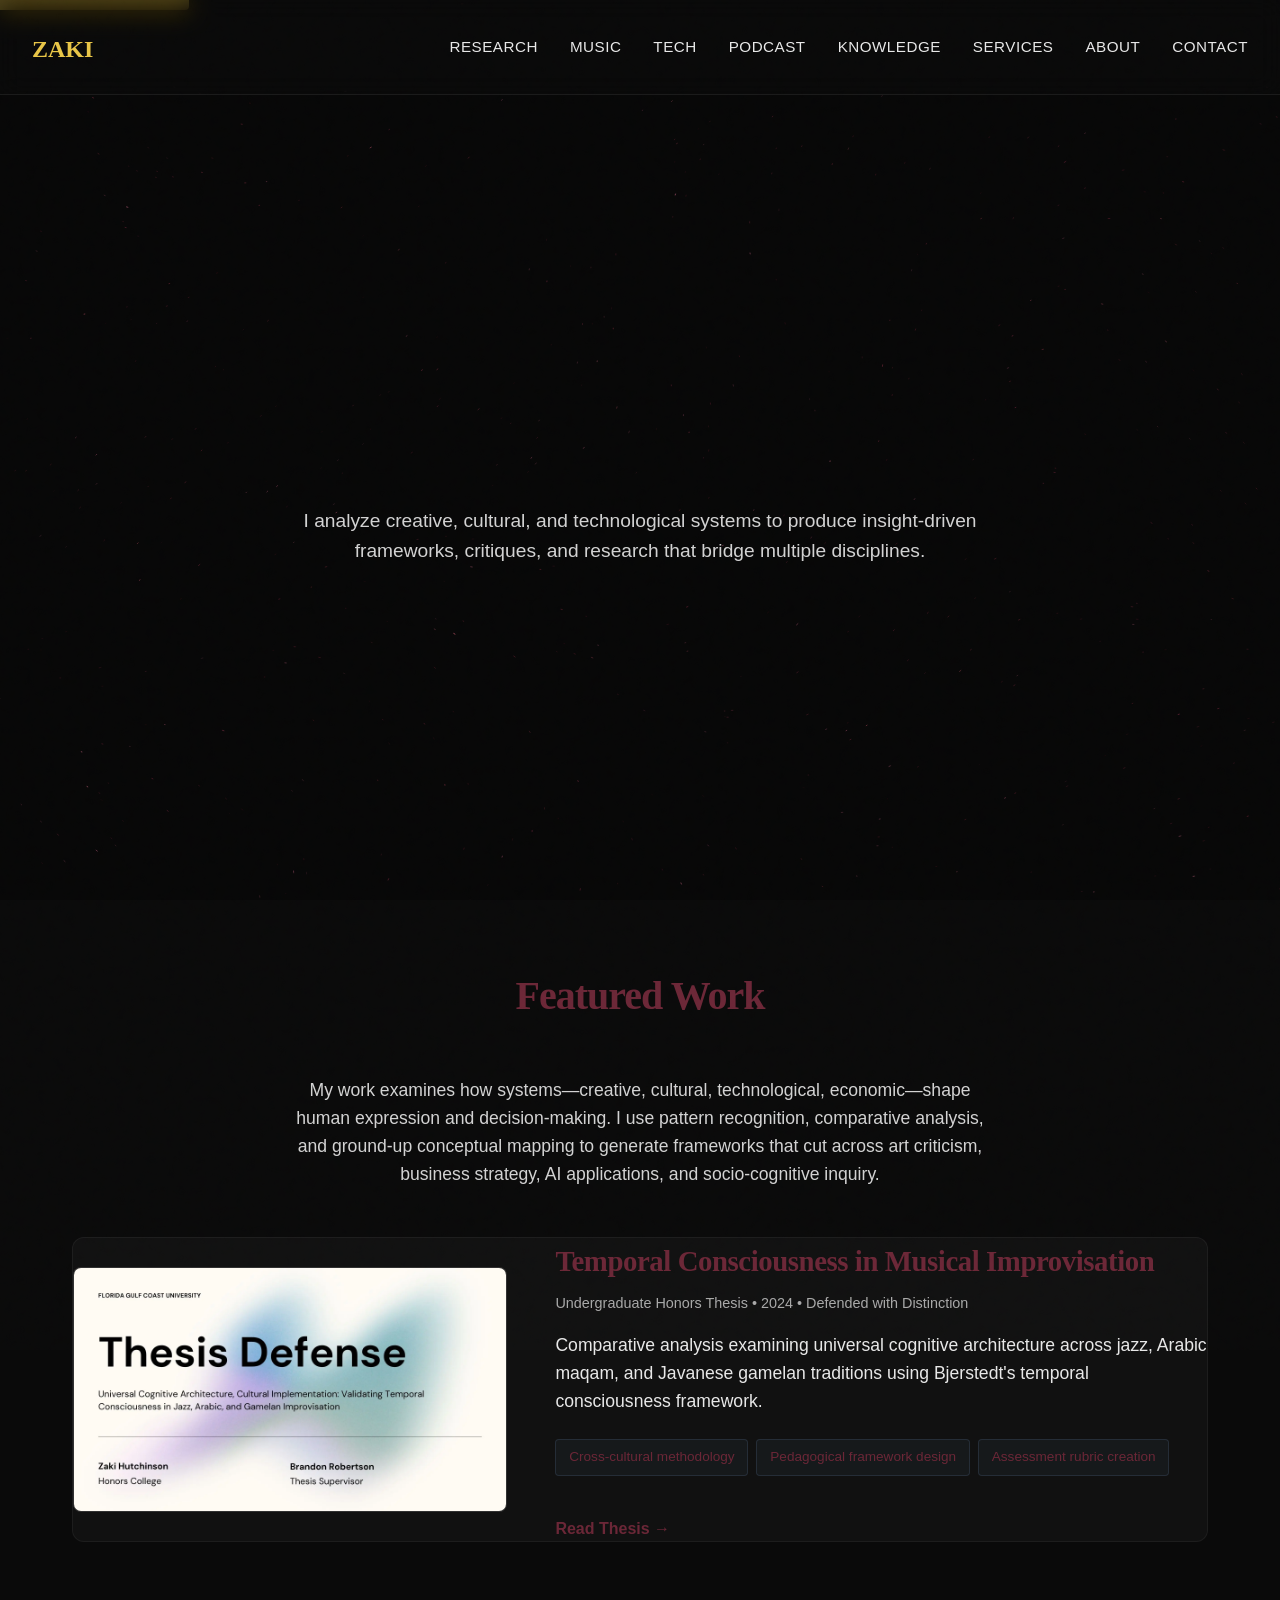
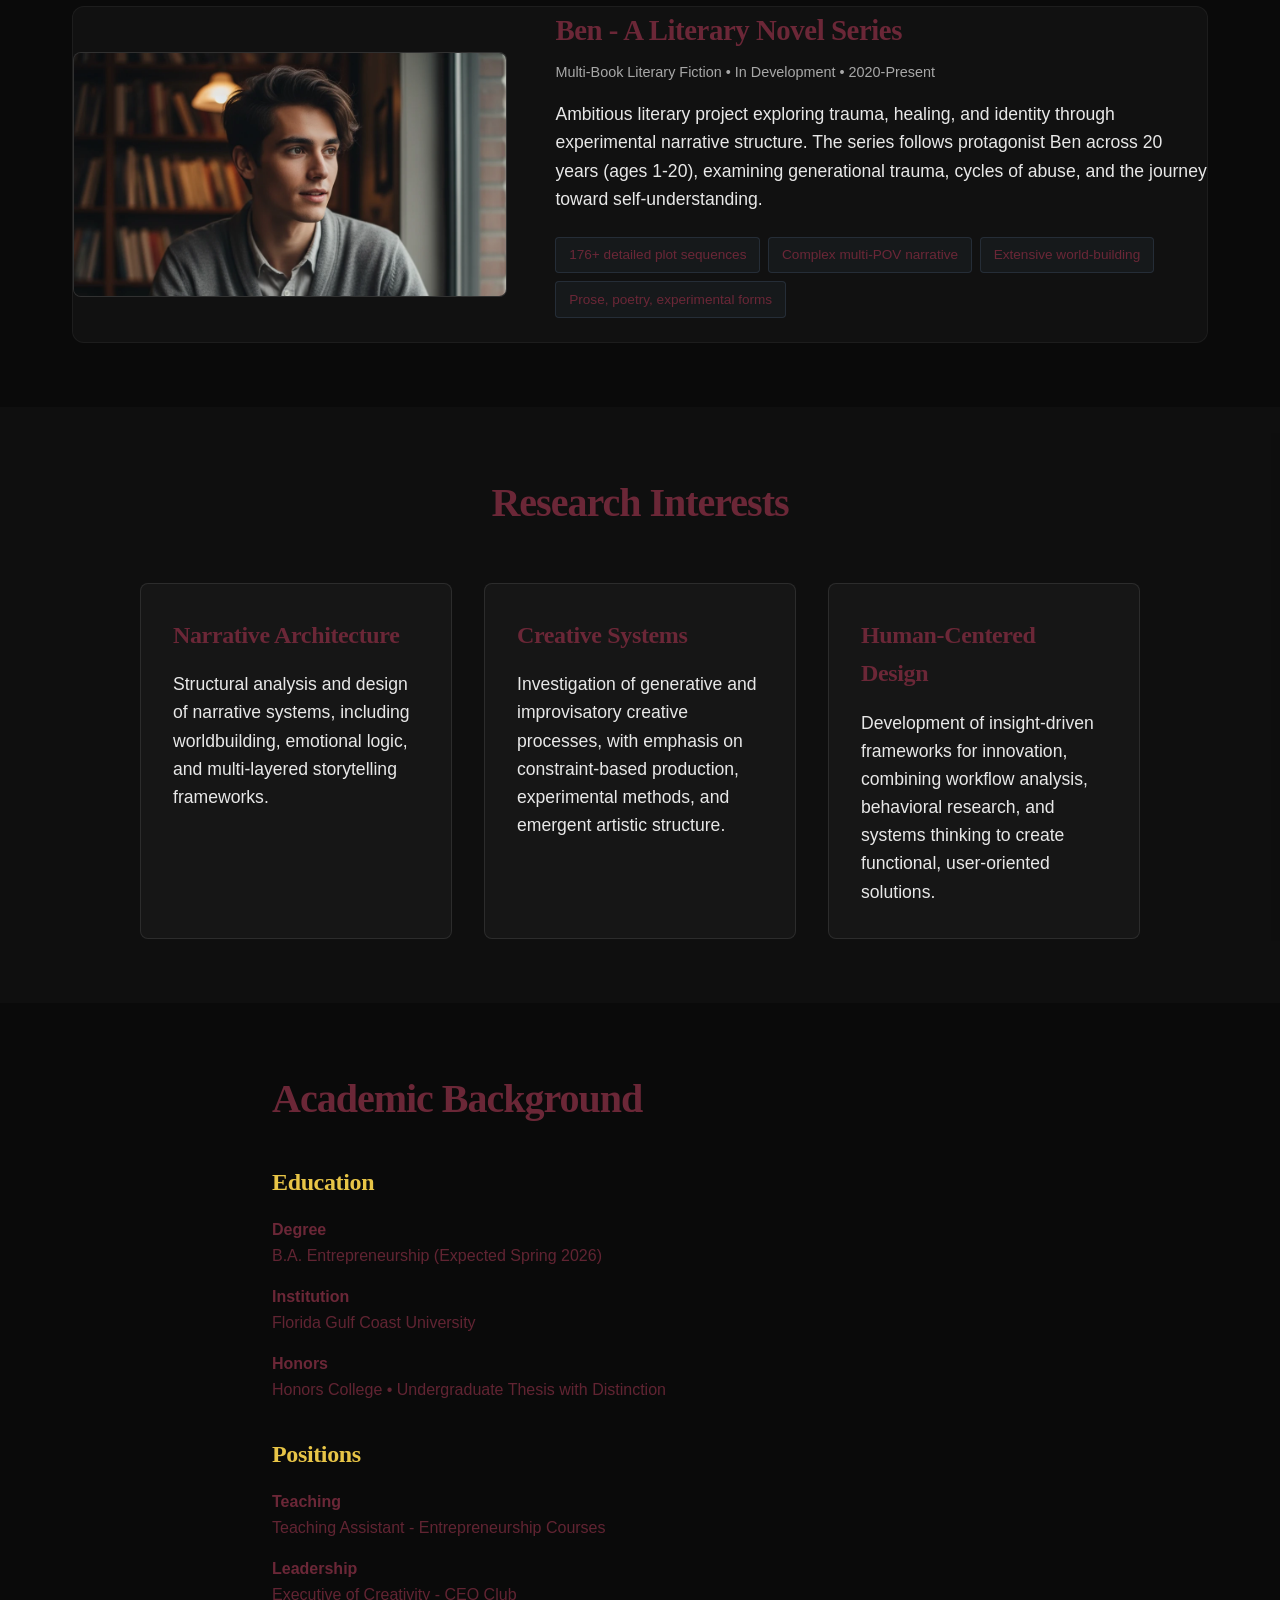
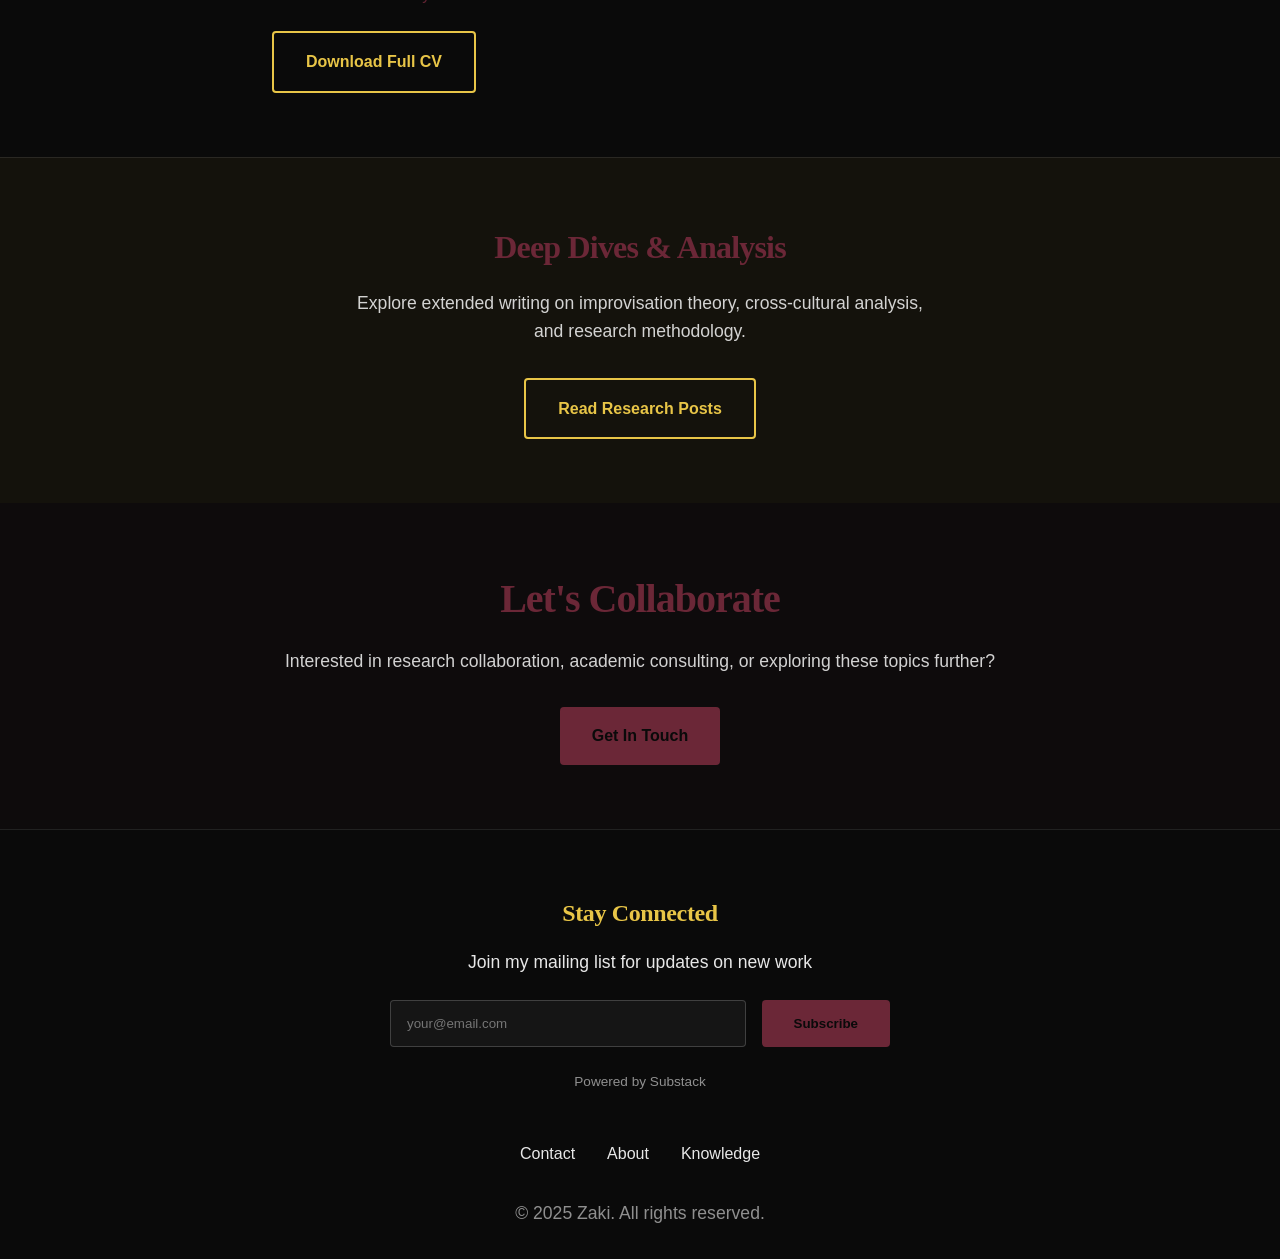
<file: research.html>
<!DOCTYPE html>
<html lang="en">
<head>
  <meta charset="UTF-8">
  <meta name="viewport" content="width=device-width, initial-scale=1.0">
  <title>Research & Writing - Zaki</title>

  <!-- Primary Meta Tags -->
  <meta name="title" content="Research & Writing - Zaki">
  <meta name="description" content="Cross-cultural analysis of musical improvisation and cognitive architecture. Ethnomusicology research and academic collaboration.">
  <meta name="keywords" content="musical research, experimental music, creative technology, musical improvisation, sound design, academic research, TouchDesigner, AI workflows, creative consulting">
  <meta name="author" content="Zaki">
  <meta name="robots" content="index, follow">

  <!-- Security Headers -->
  <meta http-equiv="Content-Security-Policy" content="default-src 'self'; script-src 'self' https://cdnjs.cloudflare.com https://assets.calendly.com; style-src 'self' https://fonts.googleapis.com https://cdnjs.cloudflare.com; font-src 'self' https://fonts.gstatic.com; img-src 'self' data: https:; connect-src 'self' https://assets.calendly.com; frame-src https://calendly.com;">

  <!-- Open Graph / Facebook -->
  <meta property="og:type" content="website">
  <meta property="og:url" content="https://scilentsymphony.github.io/portfolio/research.html">
  <meta property="og:title" content="Research & Writing - Zaki">
  <meta property="og:description" content="Cross-cultural analysis of musical improvisation and cognitive architecture. Ethnomusicology research and academic collaboration.">
  <meta property="og:image" content="https://scilentsymphony.github.io/portfolio/images/og-image.jpg">

  <!-- Twitter -->
  <meta property="twitter:card" content="summary_large_image">
  <meta property="twitter:url" content="https://scilentsymphony.github.io/portfolio/research.html">
  <meta property="twitter:title" content="Research & Writing - Zaki">
  <meta property="twitter:description" content="Cross-cultural analysis of musical improvisation and cognitive architecture. Ethnomusicology research and academic collaboration.">
  <meta property="twitter:image" content="https://scilentsymphony.github.io/portfolio/images/og-image.jpg">

  <!-- Additional SEO -->
  <link rel="canonical" href="https://scilentsymphony.github.io/portfolio/research.html">

  <!-- Resource Hints for Performance -->
  <link rel="dns-prefetch" href="https://fonts.googleapis.com">
  <link rel="dns-prefetch" href="https://cdnjs.cloudflare.com">
  <link rel="preconnect" href="https://fonts.gstatic.com" crossorigin>
  <link rel="preconnect" href="https://cdnjs.cloudflare.com" crossorigin>

  <!-- Preload Critical Assets -->
  <link rel="preload" href="css/style.min.css" as="style">
  <link rel="preload" href="https://fonts.googleapis.com/css2?family=Inter:wght@400;600&family=Playfair+Display:wght@400;700&display=swap" as="style">

  <!-- Favicon -->
  <link rel="icon" type="image/x-icon" href="/favicon.ico">
  <link rel="icon" type="image/svg+xml" href="images/favicon.svg">
  <link rel="icon" type="image/png" sizes="32x32" href="images/favicon-32x32.png">
  <link rel="icon" type="image/png" sizes="16x16" href="images/favicon-16x16.png">
  <link rel="apple-touch-icon" sizes="180x180" href="images/apple-touch-icon.png">
  <link rel="manifest" href="/site.webmanifest">

  <!-- Google Fonts -->
  <link rel="preconnect" href="https://fonts.googleapis.com">
  <link rel="preconnect" href="https://fonts.gstatic.com" crossorigin>
  <link href="https://fonts.googleapis.com/css2?family=Playfair+Display:wght@400;700&family=Inter:wght@400;600&display=swap" rel="stylesheet">

  <!-- Page Prefetch -->
  <link rel="prefetch" href="music.html">
  <link rel="prefetch" href="contact.html">

  <!-- Stylesheet -->
  <link rel="stylesheet" href="css/style.min.css">
  <link rel="stylesheet" href="css/components.css">
</head>
<body class="research">
  <!-- Skip Link for Accessibility -->
  <a href="#main-content" class="skip-link">Skip to main content</a>

  <!-- Slide-out Menu -->
  <div class="slide-menu-overlay" aria-hidden="true"></div>
  <nav id="mobile-slide-menu" class="slide-menu" aria-label="Mobile navigation" aria-hidden="true">
    <div class="slide-menu-header">
      <span class="slide-menu-logo">ZAKI</span>
      <button class="slide-menu-close" data-menu-initial="true" aria-label="Close navigation menu">&times;</button>
    </div>
    <ul class="slide-menu-links">
      <li><a href="index.html">Home</a></li>
      <li><a href="research.html" class="active">Research</a></li>
      <li><a href="music.html">Music</a></li>
      <li><a href="tech.html">Tech</a></li>
      <li><a href="podcast.html">Podcast</a></li>
      <li><a href="knowledge/">Knowledge</a></li>
      <li><a href="services.html">Services</a></li>
      <li><a href="about.html">About</a></li>
      <li><a href="contact.html">Contact</a></li>
    </ul>
  </nav>

  <!-- Desktop Navigation -->
  <nav id="mainNav" class="nav-expanded" aria-label="Main navigation">
    <div class="nav-container">
      <a href="index.html" class="nav-logo">ZAKI<span class="nav-shape" data-page="research">■</span></a>
      <ul class="nav-links">
        <li><a href="research.html" class="active" aria-current="page">RESEARCH</a></li>
        <li><a href="music.html">MUSIC</a></li>
        <li><a href="tech.html">TECH</a></li>
        <li><a href="podcast.html">PODCAST</a></li>
        <li><a href="knowledge/">KNOWLEDGE</a></li>
        <li><a href="services.html">SERVICES</a></li>
        <li><a href="about.html">ABOUT</a></li>
        <li><a href="contact.html">CONTACT</a></li>
      </ul>
      <!-- Mobile Hamburger Menu -->
      <button class="hamburger-btn" aria-label="Open navigation menu" aria-expanded="false" aria-controls="mobile-slide-menu">
        <span class="hamburger-line"></span>
        <span class="hamburger-line"></span>
        <span class="hamburger-line"></span>
      </button>
    </div>
  </nav>

  <main id="main-content">
    <!-- Hero Section -->
    <section class="hero">
      <!-- Research Page Background Animation -->
      <div class="hero-bg-animation research-animation">
        <canvas id="research-flowfield"></canvas>
      </div>

      <h1>Research & Analysis</h1>
      <p class="page-subtitle">I analyze creative, cultural, and technological systems to produce insight-driven frameworks, critiques, and research that bridge multiple disciplines.</p>
    </section>

    <!-- Featured Work -->
    <section class="project-showcases">
      <h2>Featured Work</h2>
      <p class="section-intro">My work examines how systems—creative, cultural, technological, economic—shape human expression and decision-making. I use pattern recognition, comparative analysis, and ground-up conceptual mapping to generate frameworks that cut across art criticism, business strategy, AI applications, and socio-cognitive inquiry.</p>
      <div class="projects-grid">
        <!-- Thesis Project -->
        <article class="project-item">
          <div class="project-card spotlight-card hover-lift">
            <img src="images/thesis-cover.webp" alt="Thesis Cover - Temporal Consciousness in Musical Improvisation" class="project-media" loading="lazy">
            <div class="project-content">
              <h3>Temporal Consciousness in Musical Improvisation</h3>
              <p class="project-meta">Undergraduate Honors Thesis • 2024 • Defended with Distinction</p>
              <p>Comparative analysis examining universal cognitive architecture across jazz, Arabic maqam, and Javanese gamelan traditions using Bjerstedt's temporal consciousness framework.</p>
              <ul class="project-tech">
                <li>Cross-cultural methodology</li>
                <li>Pedagogical framework design</li>
                <li>Assessment rubric creation</li>
              </ul>
              <a href="#" class="project-link" aria-label="Download thesis PDF - Temporal Consciousness in Musical Improvisation">Read Thesis →</a>
            </div>
          </div>
        </article>

        <!-- Ben Novel Series -->
        <article class="project-item">
          <div class="project-card spotlight-card hover-lift">
            <img src="images/novel-cover.webp" alt="Ben Novel Series Cover" class="project-media" loading="lazy">
            <div class="project-content">
              <h3>Ben - A Literary Novel Series</h3>
              <p class="project-meta">Multi-Book Literary Fiction • In Development • 2020-Present</p>
              <p>Ambitious literary project exploring trauma, healing, and identity through experimental narrative structure. The series follows protagonist Ben across 20 years (ages 1-20), examining generational trauma, cycles of abuse, and the journey toward self-understanding.</p>
              <ul class="project-tech">
                <li>176+ detailed plot sequences</li>
                <li>Complex multi-POV narrative</li>
                <li>Extensive world-building</li>
                <li>Prose, poetry, experimental forms</li>
              </ul>
            </div>
          </div>
        </article>
      </div>
    </section>

    <!-- Research Interests -->
    <section class="research-interests">
      <h2>Research Interests</h2>
      <div class="interests-grid">
        <div>
          <h3>Narrative Architecture</h3>
          <p>Structural analysis and design of narrative systems, including worldbuilding, emotional logic, and multi-layered storytelling frameworks.</p>
        </div>
        <div>
          <h3>Creative Systems</h3>
          <p>Investigation of generative and improvisatory creative processes, with emphasis on constraint-based production, experimental methods, and emergent artistic structure.</p>
        </div>
        <div>
          <h3>Human-Centered Design</h3>
          <p>Development of insight-driven frameworks for innovation, combining workflow analysis, behavioral research, and systems thinking to create functional, user-oriented solutions.</p>
        </div>
      </div>
    </section>

    <!-- Academic Background -->
    <section class="academic-section">
      <h2>Academic Background</h2>
      <div class="cv-content">
        <h3>Education</h3>
        <dl class="cv-list">
          <dt>Degree</dt>
          <dd>B.A. Entrepreneurship (Expected Spring 2026)</dd>
          <dt>Institution</dt>
          <dd>Florida Gulf Coast University</dd>
          <dt>Honors</dt>
          <dd>Honors College • Undergraduate Thesis with Distinction</dd>
        </dl>

        <h3>Positions</h3>
        <dl class="cv-list">
          <dt>Teaching</dt>
          <dd>Teaching Assistant - Entrepreneurship Courses</dd>
          <dt>Leadership</dt>
          <dd>Executive of Creativity - CEO Club</dd>
        </dl>

        <a href="#" class="btn btn-secondary" aria-label="Download full curriculum vitae PDF">Download Full CV</a>
      </div>
    </section>

    <!-- Knowledge Base CTA -->
    <section class="knowledge-cta">
      <h2>Deep Dives & Analysis</h2>
      <p>Explore extended writing on improvisation theory, cross-cultural analysis, and research methodology.</p>
      <a href="knowledge/?filter=research" class="btn btn-secondary">Read Research Posts</a>
    </section>

    <!-- CTA Section -->
    <section class="cta-section">
      <h2>Let's Collaborate</h2>
      <p>Interested in research collaboration, academic consulting, or exploring these topics further?</p>
      <a href="contact.html" class="btn btn-primary">Get In Touch</a>
    </section>
  </main>

  <footer>
    <!-- Email Signup -->
    <div class="email-signup">
      <h3>Stay Connected</h3>
      <p>Join my mailing list for updates on new work</p>
      <form action="https://scilent.substack.com/" method="post">
        <label for="email-subscribe" class="visually-hidden">Email address</label>
        <input id="email-subscribe" type="email" placeholder="your@email.com" required aria-label="Email address for newsletter">
        <button type="submit" class="btn btn-primary">Subscribe</button>
      </form>
      <p class="form-note">Powered by Substack</p>
    </div>

    <!-- Social Links -->
    <div class="social-links">
      <a href="contact.html" aria-label="Contact page">Contact</a>
      <a href="about.html" aria-label="About page">About</a>
      <a href="knowledge/" aria-label="Knowledge base">Knowledge</a>
    </div>

    <!-- Copyright -->
    <div class="copyright">
      <p>&copy; 2025 Zaki. All rights reserved.</p>
    </div>
  </footer>

  <!-- Mobile Navigation -->

  <!-- GSAP (loaded immediately - required by main.js) -->
  <script src="https://cdnjs.cloudflare.com/ajax/libs/gsap/3.12.2/gsap.min.js" defer integrity="sha512-umP3Wd8vJDLqHi4grfMVZX1KniELmlWQo7F9w5X0bL9l6EIzBWLlQx7jdFJ2ks/HqPZjJa9cAHfSFadCF9R/Gg==" crossorigin="anonymous"></script>

  <!-- Main JavaScript (deferred for better page load performance) -->
  <script src="js/main.js" defer></script>

  <!-- Premium Components JavaScript -->
  <script src="js/components.js" defer></script>

  <script src="js/research-flowfield.js" defer></script>
</body>
</html>
</file>
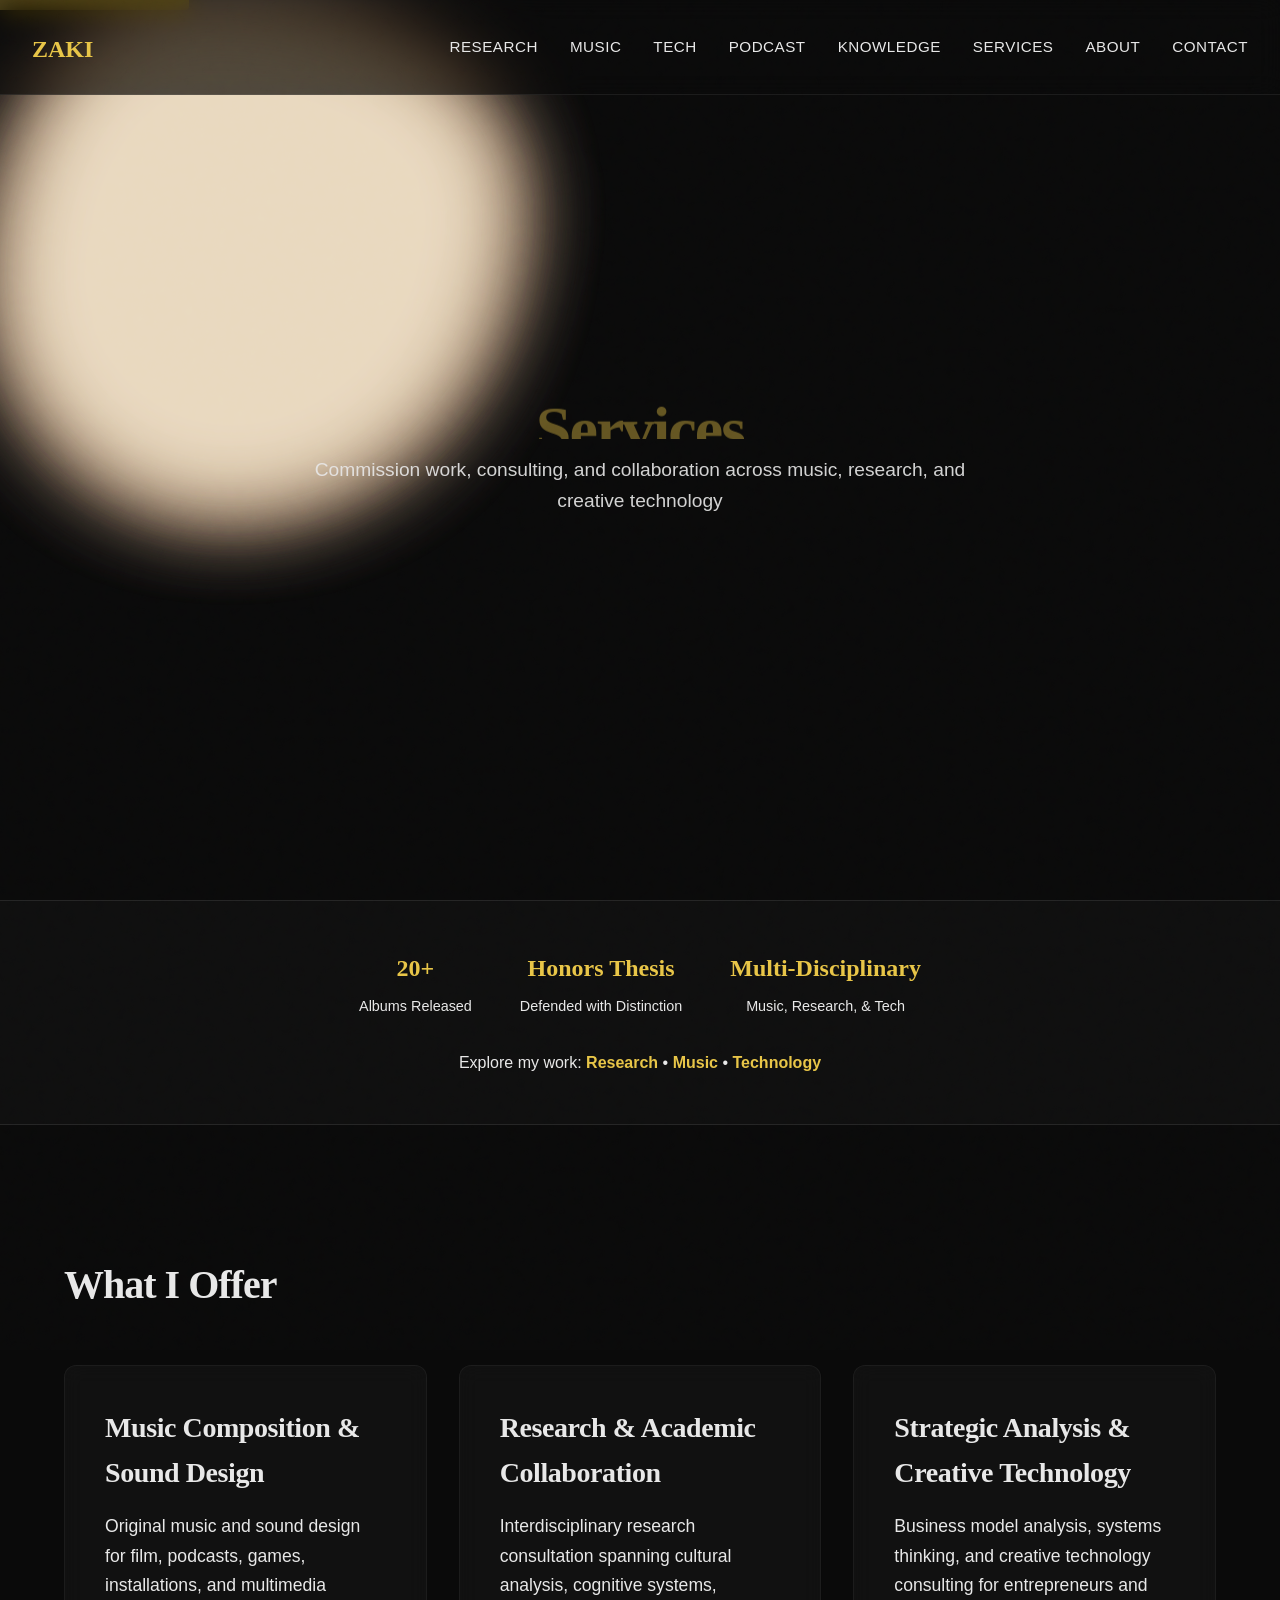
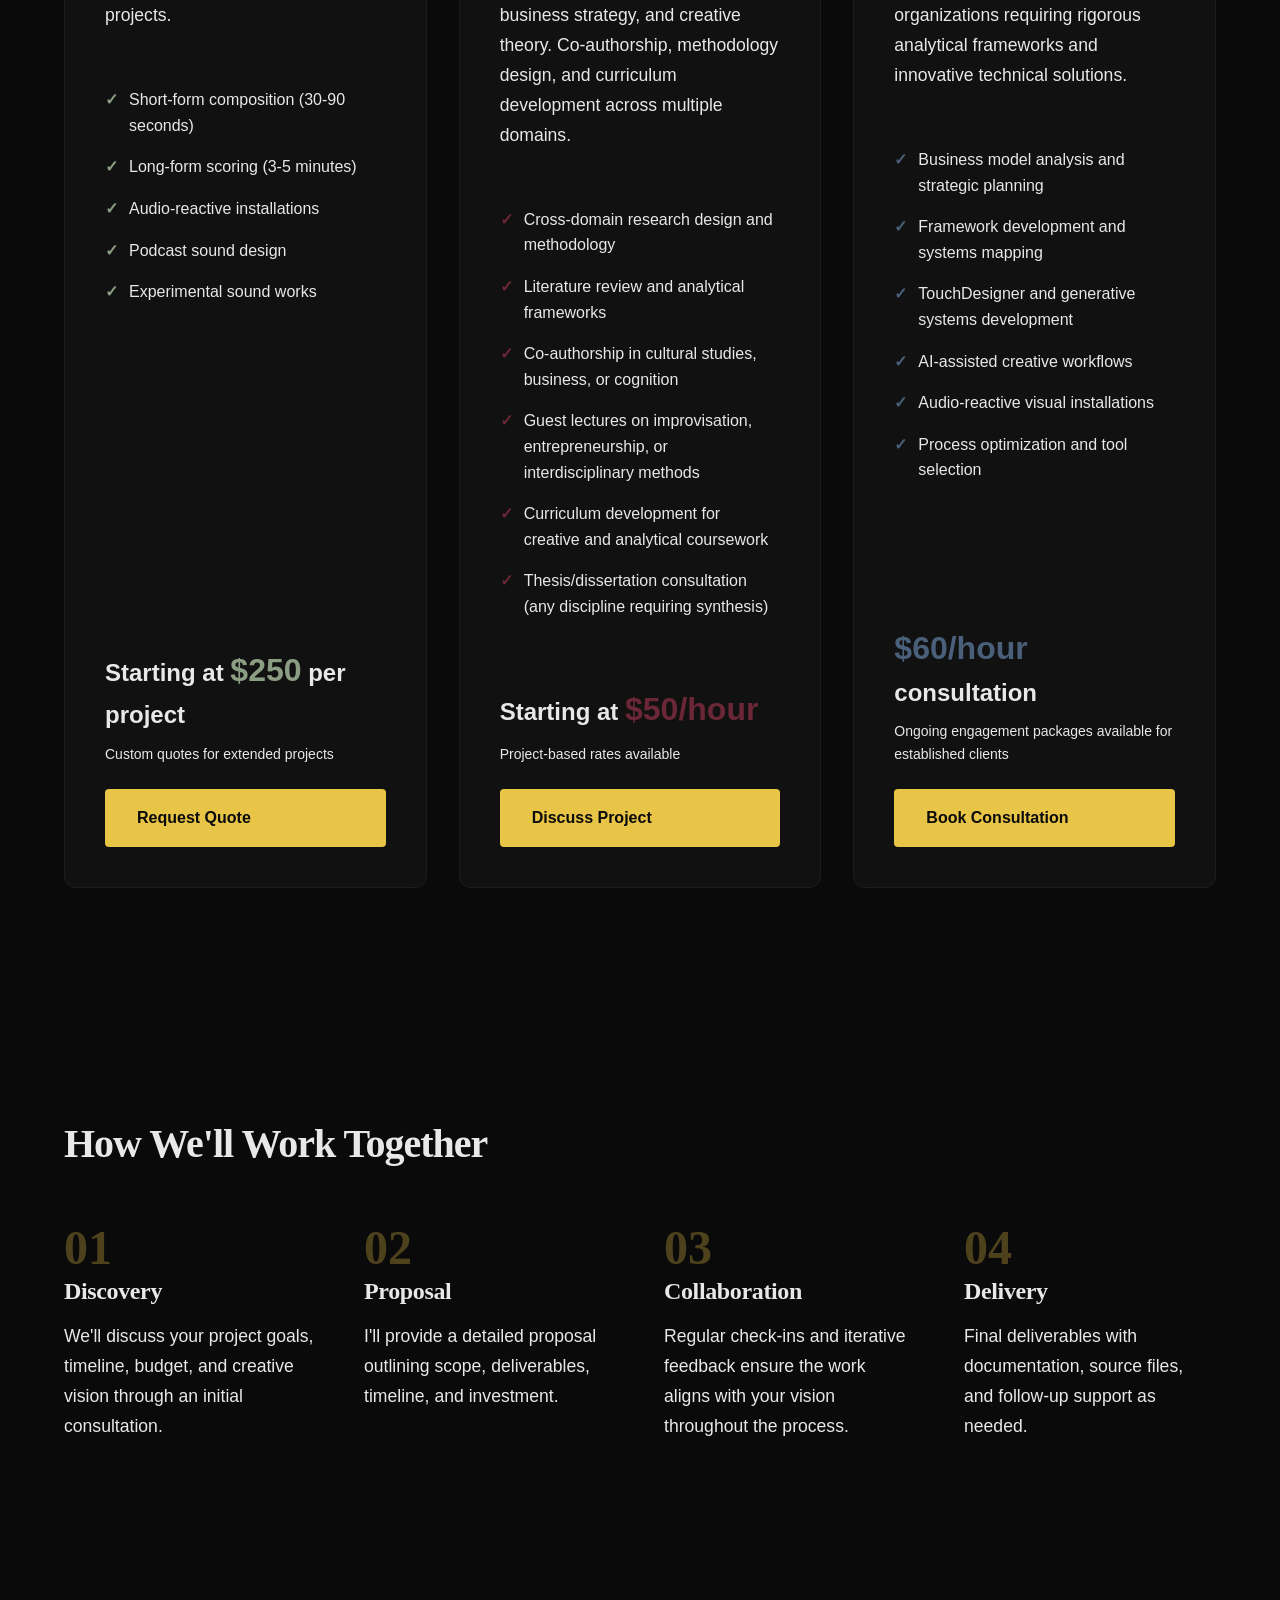
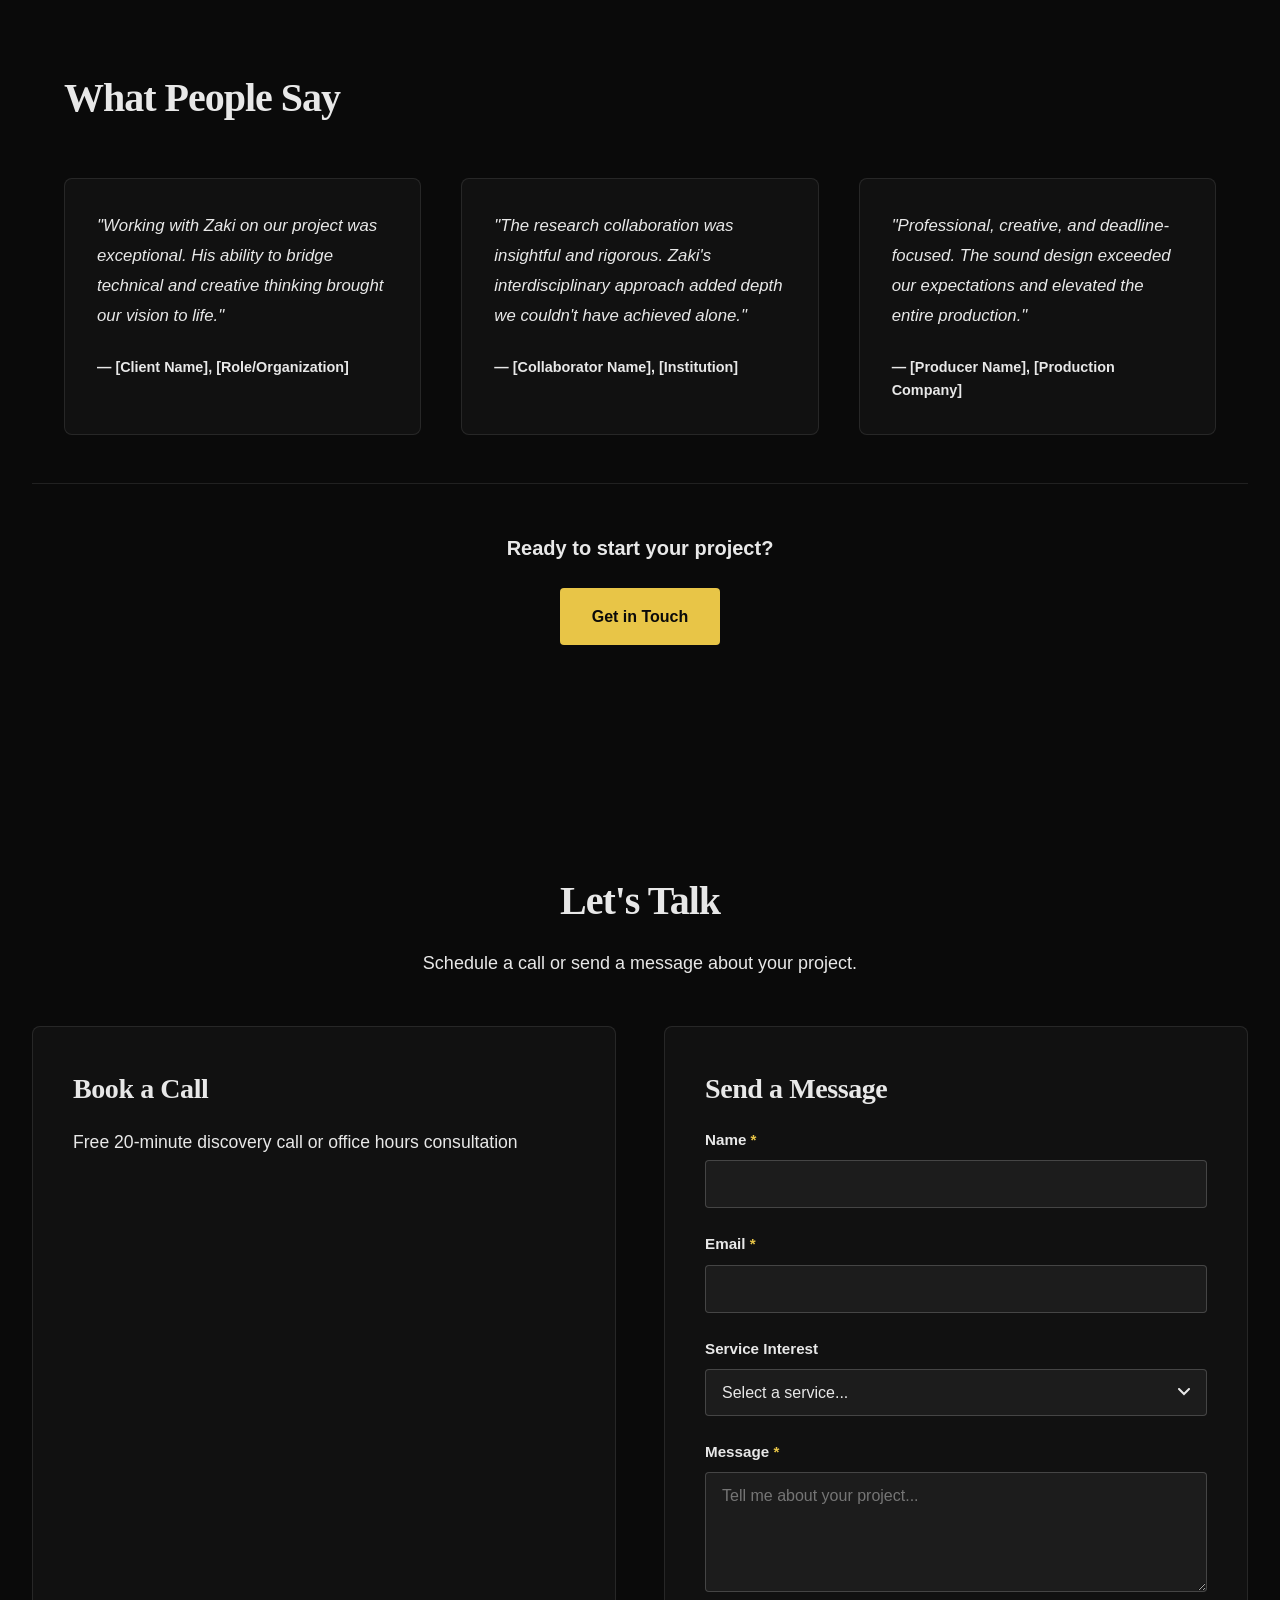
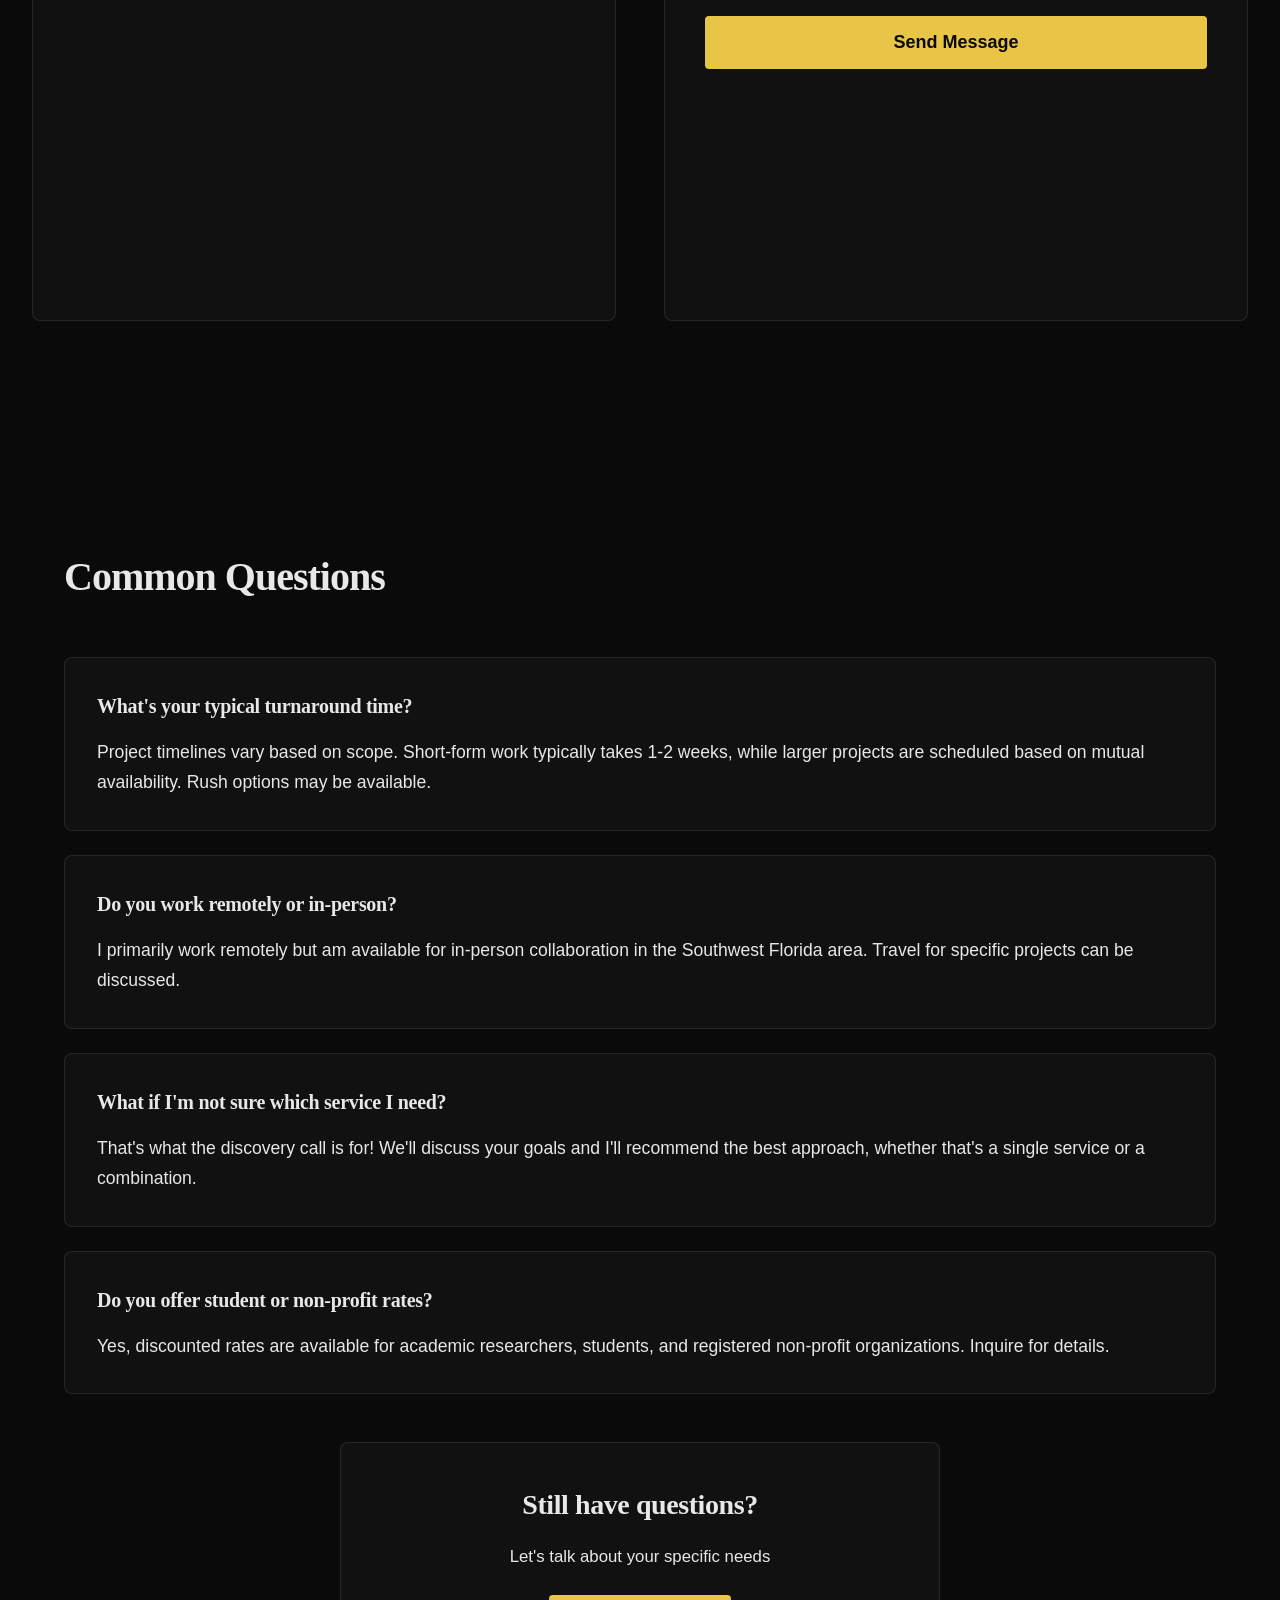
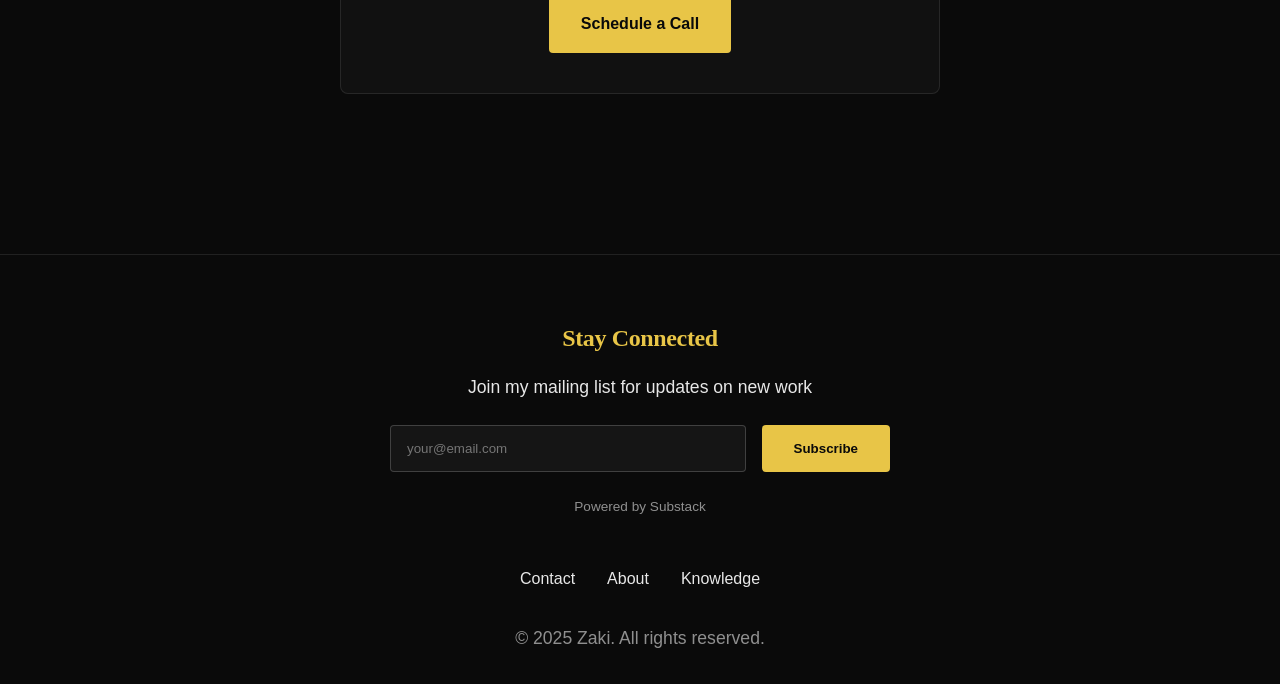
<file: services.html>
<!DOCTYPE html>
<html lang="en">
<head>
  <meta charset="UTF-8">
  <meta name="viewport" content="width=device-width, initial-scale=1.0">
  <title>Services - Commission Work & Consulting - Zaki</title>

  <!-- Primary Meta Tags -->
  <meta name="title" content="Services - Commission Work & Consulting - Zaki">
  <meta name="description" content="Music composition, sound design, research collaboration, and creative technology consulting. Available for projects blending art, technology, and academic rigor.">
  <meta name="keywords" content="creative consulting, experimental music, creative technology, musical improvisation, sound design, business services, TouchDesigner, AI workflows, entrepreneurship">
  <meta name="author" content="Zaki">
  <meta name="robots" content="index, follow">

  <!-- Security Headers -->
  <meta http-equiv="Content-Security-Policy" content="default-src 'self'; script-src 'self' https://cdnjs.cloudflare.com https://assets.calendly.com; style-src 'self' https://fonts.googleapis.com https://cdnjs.cloudflare.com; font-src 'self' https://fonts.gstatic.com; img-src 'self' data: https:; connect-src 'self' https://assets.calendly.com; frame-src https://calendly.com;">

  <!-- Open Graph / Facebook -->
  <meta property="og:type" content="website">
  <meta property="og:url" content="https://scilentsymphony.github.io/portfolio/services.html">
  <meta property="og:title" content="Services - Commission Work & Consulting - Zaki">
  <meta property="og:description" content="Music composition, sound design, research collaboration, and creative technology consulting. Available for projects blending art, technology, and academic rigor.">
  <meta property="og:image" content="https://scilentsymphony.github.io/portfolio/images/og-image.jpg">

  <!-- Twitter -->
  <meta property="twitter:card" content="summary_large_image">
  <meta property="twitter:url" content="https://scilentsymphony.github.io/portfolio/services.html">
  <meta property="twitter:title" content="Services - Commission Work & Consulting - Zaki">
  <meta property="twitter:description" content="Music composition, sound design, research collaboration, and creative technology consulting. Available for projects blending art, technology, and academic rigor.">
  <meta property="twitter:image" content="https://scilentsymphony.github.io/portfolio/images/og-image.jpg">

  <!-- Additional SEO -->
  <link rel="canonical" href="https://scilentsymphony.github.io/portfolio/services.html">

  <!-- Resource Hints for Performance -->
  <link rel="dns-prefetch" href="https://fonts.googleapis.com">
  <link rel="dns-prefetch" href="https://cdnjs.cloudflare.com">
  <link rel="preconnect" href="https://fonts.gstatic.com" crossorigin>
  <link rel="preconnect" href="https://cdnjs.cloudflare.com" crossorigin>

  <!-- Preload Critical Assets -->
  <link rel="preload" href="css/style.min.css" as="style">
  <link rel="preload" href="https://fonts.googleapis.com/css2?family=Inter:wght@400;600&family=Playfair+Display:wght@400;700&display=swap" as="style">

  <!-- Favicon -->
  <link rel="icon" type="image/x-icon" href="/favicon.ico">
  <link rel="icon" type="image/svg+xml" href="images/favicon.svg">
  <link rel="icon" type="image/png" sizes="32x32" href="images/favicon-32x32.png">
  <link rel="icon" type="image/png" sizes="16x16" href="images/favicon-16x16.png">
  <link rel="apple-touch-icon" sizes="180x180" href="images/apple-touch-icon.png">
  <link rel="manifest" href="/site.webmanifest">

  <!-- Google Fonts -->
  <link rel="preconnect" href="https://fonts.googleapis.com">
  <link rel="preconnect" href="https://fonts.gstatic.com" crossorigin>
  <link href="https://fonts.googleapis.com/css2?family=Playfair+Display:wght@400;700&family=Inter:wght@400;600&display=swap" rel="stylesheet">

  <!-- Page Prefetch -->
  <link rel="prefetch" href="contact.html">
  <link rel="prefetch" href="index.html">

  <!-- Stylesheet -->
  <link rel="stylesheet" href="css/style.min.css">
  <!-- Premium UI Components -->
  <link rel="stylesheet" href="css/components.css">
</head>
<body class="services">
  <!-- Skip Link for Accessibility -->
  <a href="#main-content" class="skip-link">Skip to main content</a>

  <!-- Slide-out Menu -->
  <div class="slide-menu-overlay" aria-hidden="true"></div>
  <nav id="mobile-slide-menu" class="slide-menu" aria-label="Mobile navigation" aria-hidden="true">
    <div class="slide-menu-header">
      <span class="slide-menu-logo">ZAKI</span>
      <button class="slide-menu-close" data-menu-initial="true" aria-label="Close navigation menu">&times;</button>
    </div>
    <ul class="slide-menu-links">
      <li><a href="index.html">Home</a></li>
      <li><a href="research.html">Research</a></li>
      <li><a href="music.html">Music</a></li>
      <li><a href="tech.html">Tech</a></li>
      <li><a href="podcast.html">Podcast</a></li>
      <li><a href="knowledge/">Knowledge</a></li>
      <li><a href="services.html" class="active">Services</a></li>
      <li><a href="about.html">About</a></li>
      <li><a href="contact.html">Contact</a></li>
    </ul>
  </nav>

  <!-- Desktop Navigation -->
  <nav id="mainNav" class="nav-expanded" aria-label="Main navigation">
    <div class="nav-container">
      <a href="index.html" class="nav-logo">ZAKI<span class="nav-shape" data-page="services">●</span></a>
      <ul class="nav-links">
        <li><a href="research.html">RESEARCH</a></li>
        <li><a href="music.html">MUSIC</a></li>
        <li><a href="tech.html">TECH</a></li>
        <li><a href="podcast.html">PODCAST</a></li>
        <li><a href="knowledge/">KNOWLEDGE</a></li>
        <li><a href="services.html" class="active" aria-current="page">SERVICES</a></li>
        <li><a href="about.html">ABOUT</a></li>
        <li><a href="contact.html">CONTACT</a></li>
      </ul>
      <!-- Mobile Hamburger Menu -->
      <button class="hamburger-btn" aria-label="Open navigation menu" aria-expanded="false" aria-controls="mobile-slide-menu">
        <span class="hamburger-line"></span>
        <span class="hamburger-line"></span>
        <span class="hamburger-line"></span>
      </button>
    </div>
  </nav>

  <main id="main-content">
    <!-- Hero Section -->
    <section class="hero">
      <!-- Services Page Background Animation -->
      <div class="hero-bg-animation services-animation">
        <!-- Blurred morphing blobs (3rd and 5th hidden on mobile for performance) -->
        <div class="blob blob--1"></div>
        <div class="blob blob--3"></div>
        <div class="blob blob--2 blob--mobile-hide"></div>
        <div class="blob blob--4"></div>
        <div class="blob blob--2 blob--mobile-hide"></div>
      </div>

      <h1>Services</h1>
      <p class="page-subtitle">Commission work, consulting, and collaboration across music, research, and creative technology</p>
      <div class="hero-cta">
        <a href="#contact-form" class="btn btn-primary">Schedule Free Consultation</a>
        <a href="#packages" class="btn btn-secondary">View Services & Pricing</a>
      </div>
    </section>

    <!-- Credentials & Portfolio Links -->
    <section class="credentials">
      <h2 class="visually-hidden">Professional Credentials</h2>
      <div class="credentials-list">
        <div class="credential-item">
          <strong>20+</strong>
          <span>Albums Released</span>
        </div>
        <div class="credential-item">
          <strong>Honors Thesis</strong>
          <span>Defended with Distinction</span>
        </div>
        <div class="credential-item">
          <strong>Multi-Disciplinary</strong>
          <span>Music, Research, & Tech</span>
        </div>
      </div>
      <div class="portfolio-links">
        <p>Explore my work:
          <a href="research.html">Research</a> •
          <a href="music.html">Music</a> •
          <a href="tech.html">Technology</a>
        </p>
      </div>
    </section>

    <!-- Service Packages -->
    <section class="service-packages" id="packages">
      <h2>What I Offer</h2>
      <div class="packages-grid">
        <!-- Music Package -->
        <div class="package-card music-package spotlight-card hover-lift">
          <h3>Music Composition & Sound Design</h3>
          <p class="package-description">Original music and sound design for film, podcasts, games, installations, and multimedia projects.</p>
          <ul class="package-includes">
            <li>Short-form composition (30-90 seconds)</li>
            <li>Long-form scoring (3-5 minutes)</li>
            <li>Audio-reactive installations</li>
            <li>Podcast sound design</li>
            <li>Experimental sound works</li>
          </ul>
          <p class="package-pricing">Starting at <span class="price">$250</span> per project</p>
          <p class="pricing-note">Custom quotes for extended projects</p>
          <a href="#contact-form" class="btn btn-primary">Request Quote</a>
        </div>

        <!-- Research Package -->
        <div class="package-card research-package spotlight-card hover-lift">
          <h3>Research & Academic Collaboration</h3>
          <p class="package-description">Interdisciplinary research consultation spanning cultural analysis, cognitive systems, business strategy, and creative theory. Co-authorship, methodology design, and curriculum development across multiple domains.</p>
          <ul class="package-includes">
            <li>Cross-domain research design and methodology</li>
            <li>Literature review and analytical frameworks</li>
            <li>Co-authorship in cultural studies, business, or cognition</li>
            <li>Guest lectures on improvisation, entrepreneurship, or interdisciplinary methods</li>
            <li>Curriculum development for creative and analytical coursework</li>
            <li>Thesis/dissertation consultation (any discipline requiring synthesis)</li>
          </ul>
          <p class="package-pricing">Starting at <span class="price">$50/hour</span></p>
          <p class="pricing-note">Project-based rates available</p>
          <a href="#contact-form" class="btn btn-primary">Discuss Project</a>
        </div>

        <!-- Tech Package -->
        <div class="package-card tech-package spotlight-card hover-lift">
          <h3>Strategic Analysis & Creative Technology</h3>
          <p class="package-description">Business model analysis, systems thinking, and creative technology consulting for entrepreneurs and organizations requiring rigorous analytical frameworks and innovative technical solutions.</p>
          <ul class="package-includes">
            <li>Business model analysis and strategic planning</li>
            <li>Framework development and systems mapping</li>
            <li>TouchDesigner and generative systems development</li>
            <li>AI-assisted creative workflows</li>
            <li>Audio-reactive visual installations</li>
            <li>Process optimization and tool selection</li>
          </ul>
          <p class="package-pricing"><span class="price">$60/hour</span> consultation</p>
          <p class="pricing-note">Ongoing engagement packages available for established clients</p>
          <a href="#contact-form" class="btn btn-primary">Book Consultation</a>
        </div>
      </div>
    </section>

    <!-- Process -->
    <section class="work-process">
      <h2>How We'll Work Together</h2>
      <div class="process-steps">
        <div class="process-step">
          <span class="step-number">01</span>
          <h3>Discovery</h3>
          <p>We'll discuss your project goals, timeline, budget, and creative vision through an initial consultation.</p>
        </div>

        <div class="process-step">
          <span class="step-number">02</span>
          <h3>Proposal</h3>
          <p>I'll provide a detailed proposal outlining scope, deliverables, timeline, and investment.</p>
        </div>

        <div class="process-step">
          <span class="step-number">03</span>
          <h3>Collaboration</h3>
          <p>Regular check-ins and iterative feedback ensure the work aligns with your vision throughout the process.</p>
        </div>

        <div class="process-step">
          <span class="step-number">04</span>
          <h3>Delivery</h3>
          <p>Final deliverables with documentation, source files, and follow-up support as needed.</p>
        </div>
      </div>
    </section>

    <!-- Testimonials -->
    <section class="testimonials">
      <h2>What People Say</h2>
      <div class="testimonials-grid">
        <div class="testimonial-card">
          <p class="testimonial-text">"Working with Zaki on our project was exceptional. His ability to bridge technical and creative thinking brought our vision to life."</p>
          <p class="testimonial-author">— [Client Name], [Role/Organization]</p>
        </div>

        <div class="testimonial-card">
          <p class="testimonial-text">"The research collaboration was insightful and rigorous. Zaki's interdisciplinary approach added depth we couldn't have achieved alone."</p>
          <p class="testimonial-author">— [Collaborator Name], [Institution]</p>
        </div>

        <div class="testimonial-card">
          <p class="testimonial-text">"Professional, creative, and deadline-focused. The sound design exceeded our expectations and elevated the entire production."</p>
          <p class="testimonial-author">— [Producer Name], [Production Company]</p>
        </div>
      </div>

      <!-- Testimonial CTA -->
      <div class="testimonial-cta">
        <p class="cta-text">Ready to start your project?</p>
        <a href="#contact-form" class="btn btn-primary">Get in Touch</a>
      </div>
    </section>

    <!-- Booking CTA -->
    <section class="booking-cta" id="contact-form">
      <h2>Let's Talk</h2>
      <p>Schedule a call or send a message about your project.</p>

      <div class="cta-options">
        <!-- Calendly Option -->
        <div class="option-calendly">
          <h3>Book a Call</h3>
          <p>Free 20-minute discovery call or office hours consultation</p>
          <!-- Calendly inline widget begin -->
          <div class="calendly-inline-widget calendly-embed" data-url="https://calendly.com/aspendanee/discovery?background_color=000000&text_color=d4af37"></div>
          <script type="text/javascript" src="https://assets.calendly.com/assets/external/widget.js" async></script>
          <!-- Calendly inline widget end -->
        </div>

        <!-- Form Option -->
        <div class="option-form">
          <h3>Send a Message</h3>
          <form action="https://formspree.io/f/mdkylzjk" method="POST" class="inquiry-form">
            <!-- Form Status Messages -->
            <div class="form-status" role="alert" aria-live="polite"></div>

            <div class="form-group">
              <label for="name">Name <span aria-label="required">*</span></label>
              <input type="text" id="name" name="name" required aria-required="true">
            </div>

            <div class="form-group">
              <label for="email">Email <span aria-label="required">*</span></label>
              <input type="email" id="email" name="email" required aria-required="true">
            </div>

            <div class="form-group">
              <label for="service">Service Interest</label>
              <select id="service" name="service">
                <option value="">Select a service...</option>
                <option value="music">Music & Sound Design</option>
                <option value="research">Research Collaboration</option>
                <option value="tech">Creative Technology</option>
                <option value="other">Other / Multiple Services</option>
              </select>
            </div>

            <div class="form-group">
              <label for="message">Message <span aria-label="required">*</span></label>
              <textarea id="message" name="message" rows="5" placeholder="Tell me about your project..." required aria-required="true"></textarea>
            </div>

            <button type="submit" class="btn btn-primary btn-large">Send Message</button>
          </form>
        </div>
      </div>
    </section>

    <!-- FAQ -->
    <section class="faq">
      <h2>Common Questions</h2>
      <div class="faq-items">
        <div class="faq-item">
          <h3 class="faq-question">What's your typical turnaround time?</h3>
          <p class="faq-answer">Project timelines vary based on scope. Short-form work typically takes 1-2 weeks, while larger projects are scheduled based on mutual availability. Rush options may be available.</p>
        </div>

        <div class="faq-item">
          <h3 class="faq-question">Do you work remotely or in-person?</h3>
          <p class="faq-answer">I primarily work remotely but am available for in-person collaboration in the Southwest Florida area. Travel for specific projects can be discussed.</p>
        </div>

        <div class="faq-item">
          <h3 class="faq-question">What if I'm not sure which service I need?</h3>
          <p class="faq-answer">That's what the discovery call is for! We'll discuss your goals and I'll recommend the best approach, whether that's a single service or a combination.</p>
        </div>

        <div class="faq-item">
          <h3 class="faq-question">Do you offer student or non-profit rates?</h3>
          <p class="faq-answer">Yes, discounted rates are available for academic researchers, students, and registered non-profit organizations. Inquire for details.</p>
        </div>
      </div>

      <!-- FAQ CTA -->
      <div class="faq-cta">
        <h3>Still have questions?</h3>
        <p>Let's talk about your specific needs</p>
        <a href="#contact-form" class="btn btn-primary">Schedule a Call</a>
      </div>
    </section>
  </main>

  <footer>
    <!-- Email Signup -->
    <div class="email-signup">
      <h3>Stay Connected</h3>
      <p>Join my mailing list for updates on new work</p>
      <form action="https://scilent.substack.com/" method="post">
        <label for="email-subscribe" class="visually-hidden">Email address</label>
        <input id="email-subscribe" type="email" placeholder="your@email.com" required aria-label="Email address for newsletter">
        <button type="submit" class="btn btn-primary">Subscribe</button>
      </form>
      <p class="form-note">Powered by Substack</p>
    </div>

    <!-- Social Links -->
    <div class="social-links">
      <a href="contact.html" aria-label="Contact page">Contact</a>
      <a href="about.html" aria-label="About page">About</a>
      <a href="knowledge/" aria-label="Knowledge base">Knowledge</a>
    </div>

    <!-- Copyright -->
    <div class="copyright">
      <p>&copy; 2025 Zaki. All rights reserved.</p>
    </div>
  </footer>

  <!-- Mobile Navigation -->

  <!-- GSAP (loaded immediately - required by main.js) -->
  <script src="https://cdnjs.cloudflare.com/ajax/libs/gsap/3.12.2/gsap.min.js" defer integrity="sha512-umP3Wd8vJDLqHi4grfMVZX1KniELmlWQo7F9w5X0bL9l6EIzBWLlQx7jdFJ2ks/HqPZjJa9cAHfSFadCF9R/Gg==" crossorigin="anonymous"></script>

  <!-- Main JavaScript (deferred for better page load performance) -->
  <script src="js/main.js" defer></script>

  <!-- Premium Components JavaScript -->
  <script src="js/components.js" defer></script>
</body>
</html>
</file>
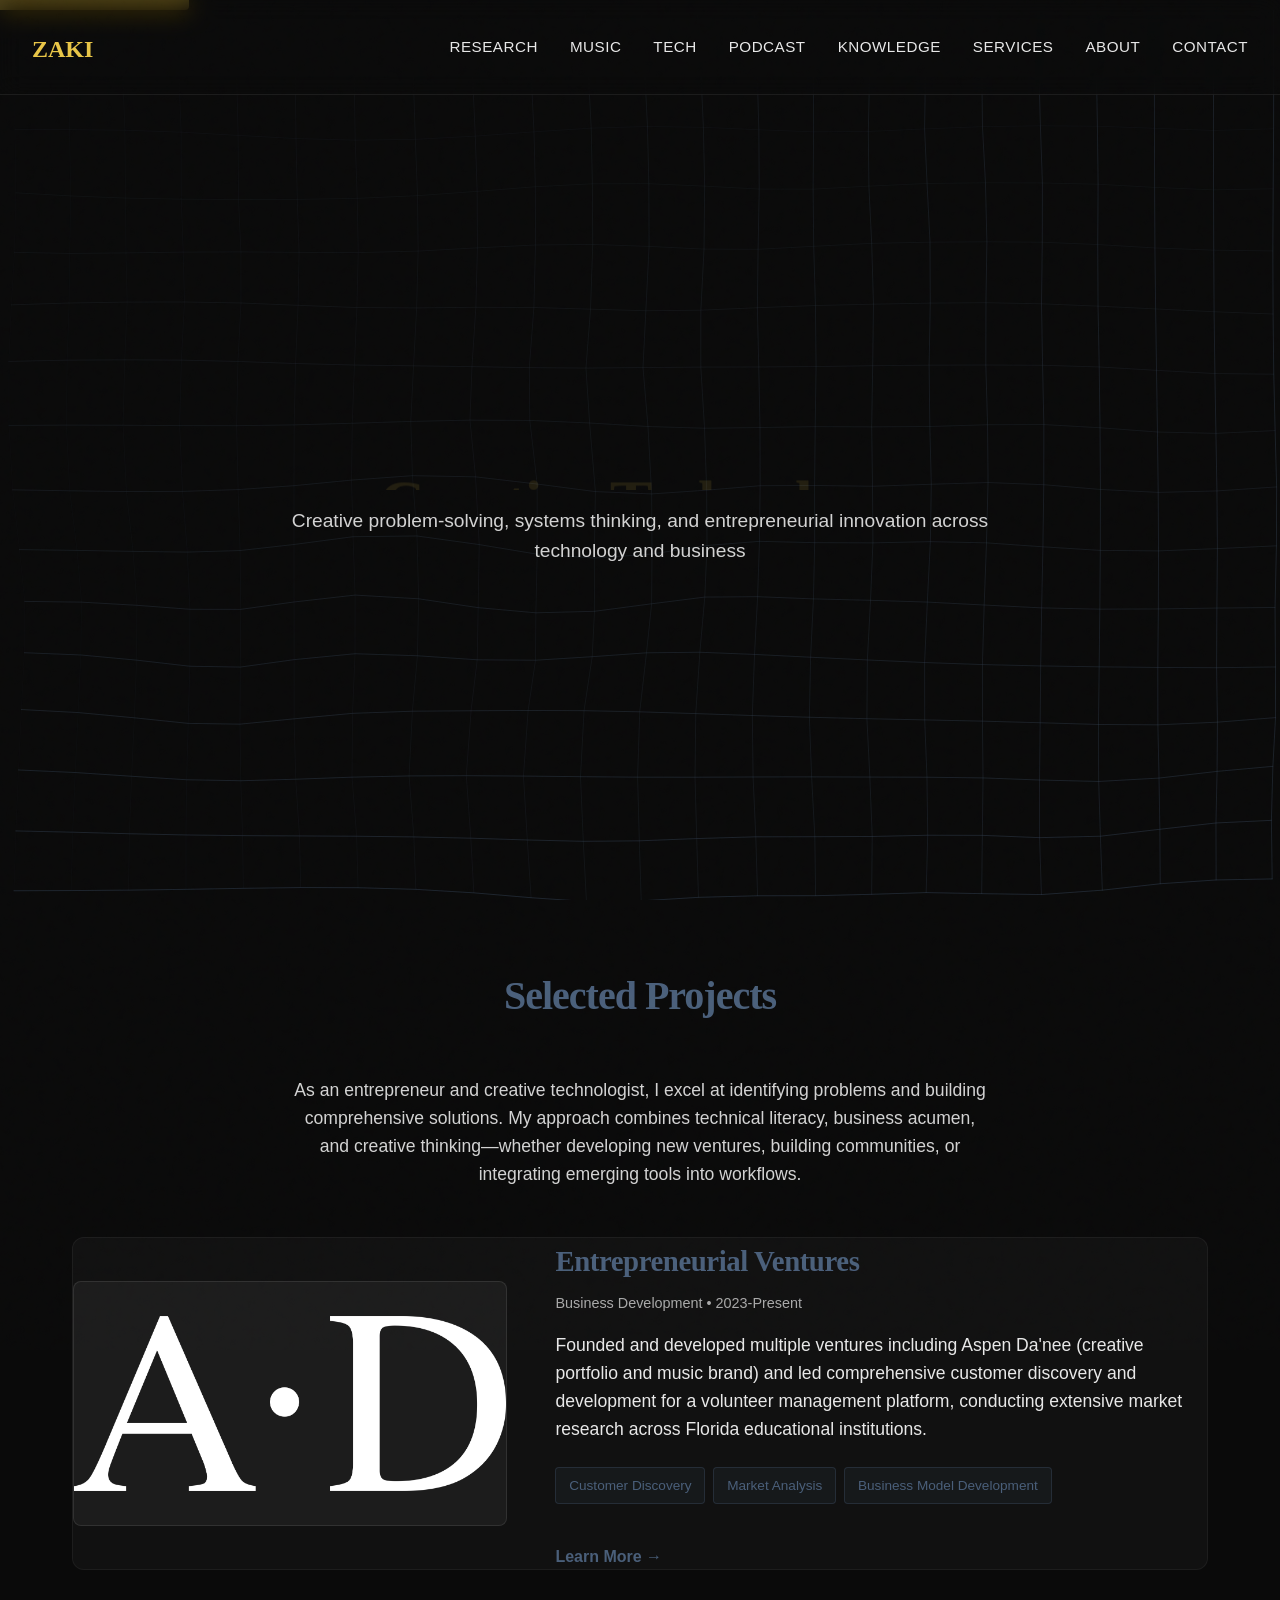
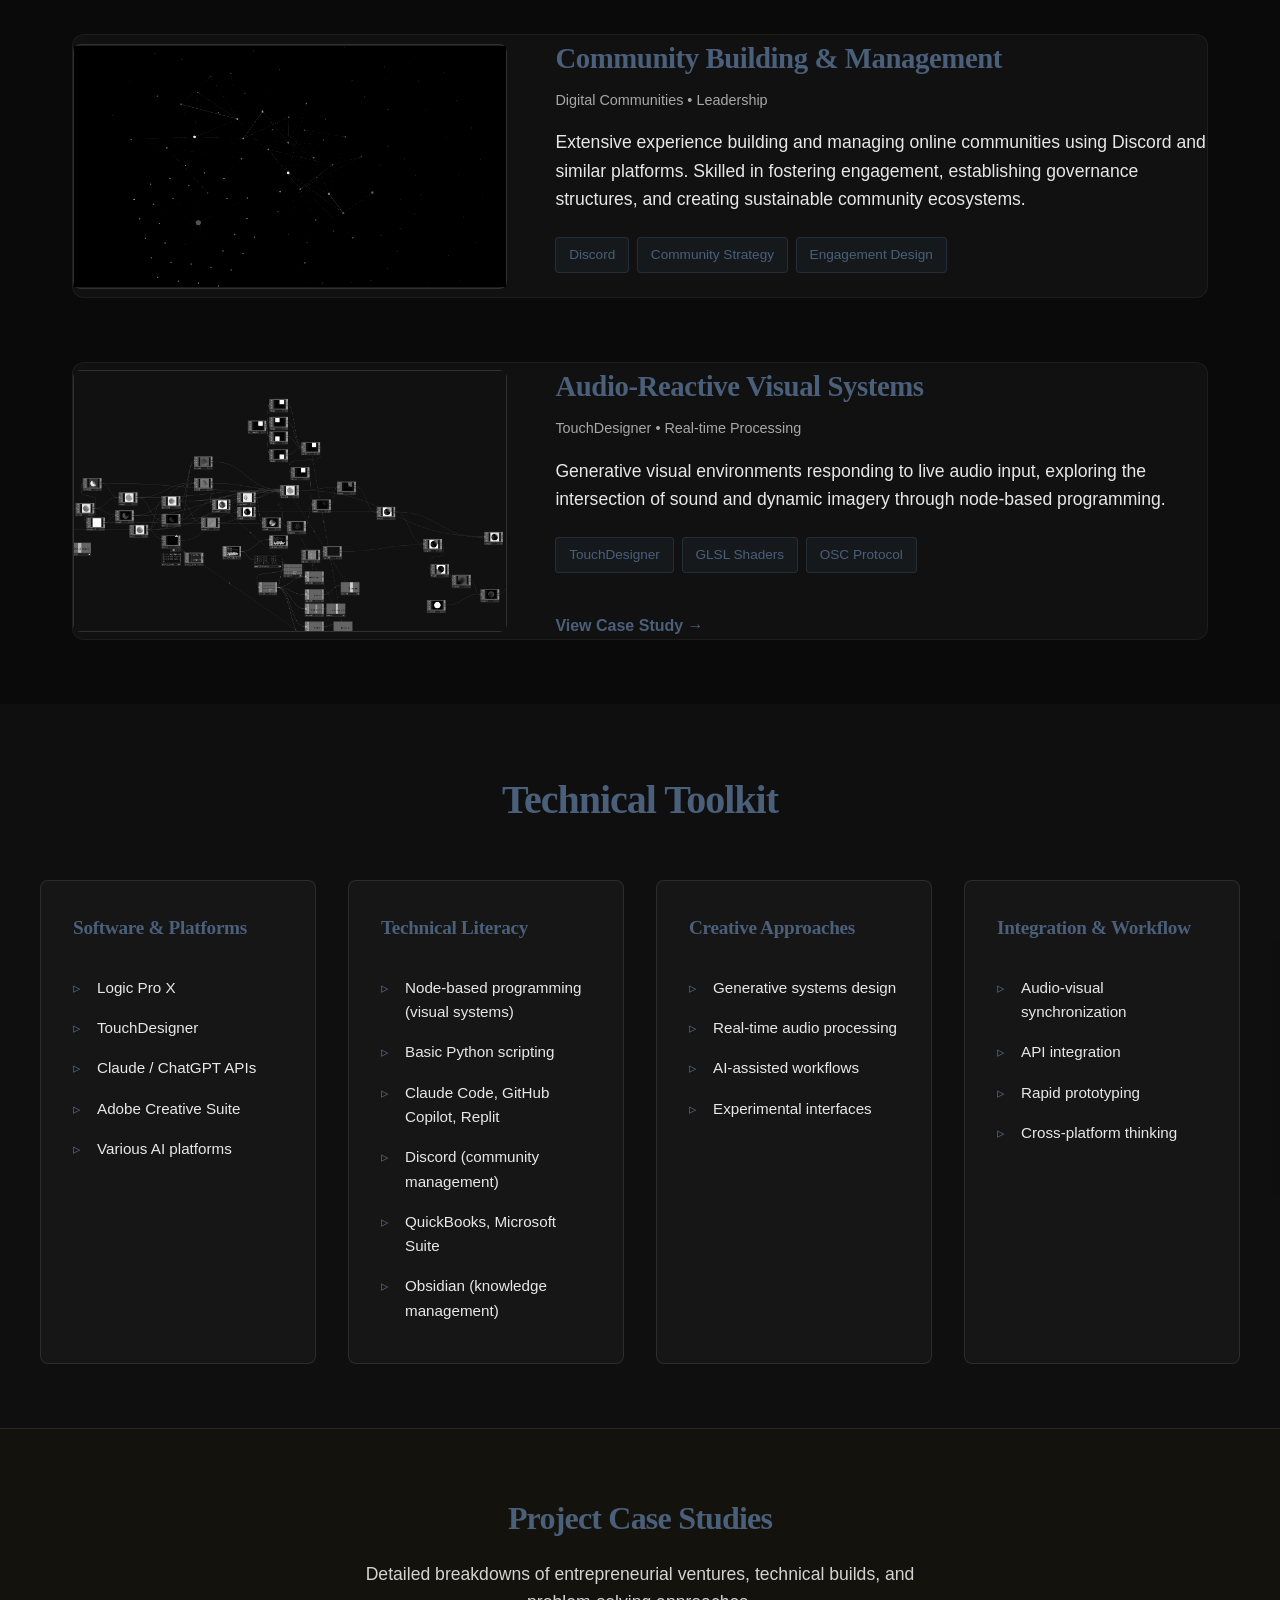
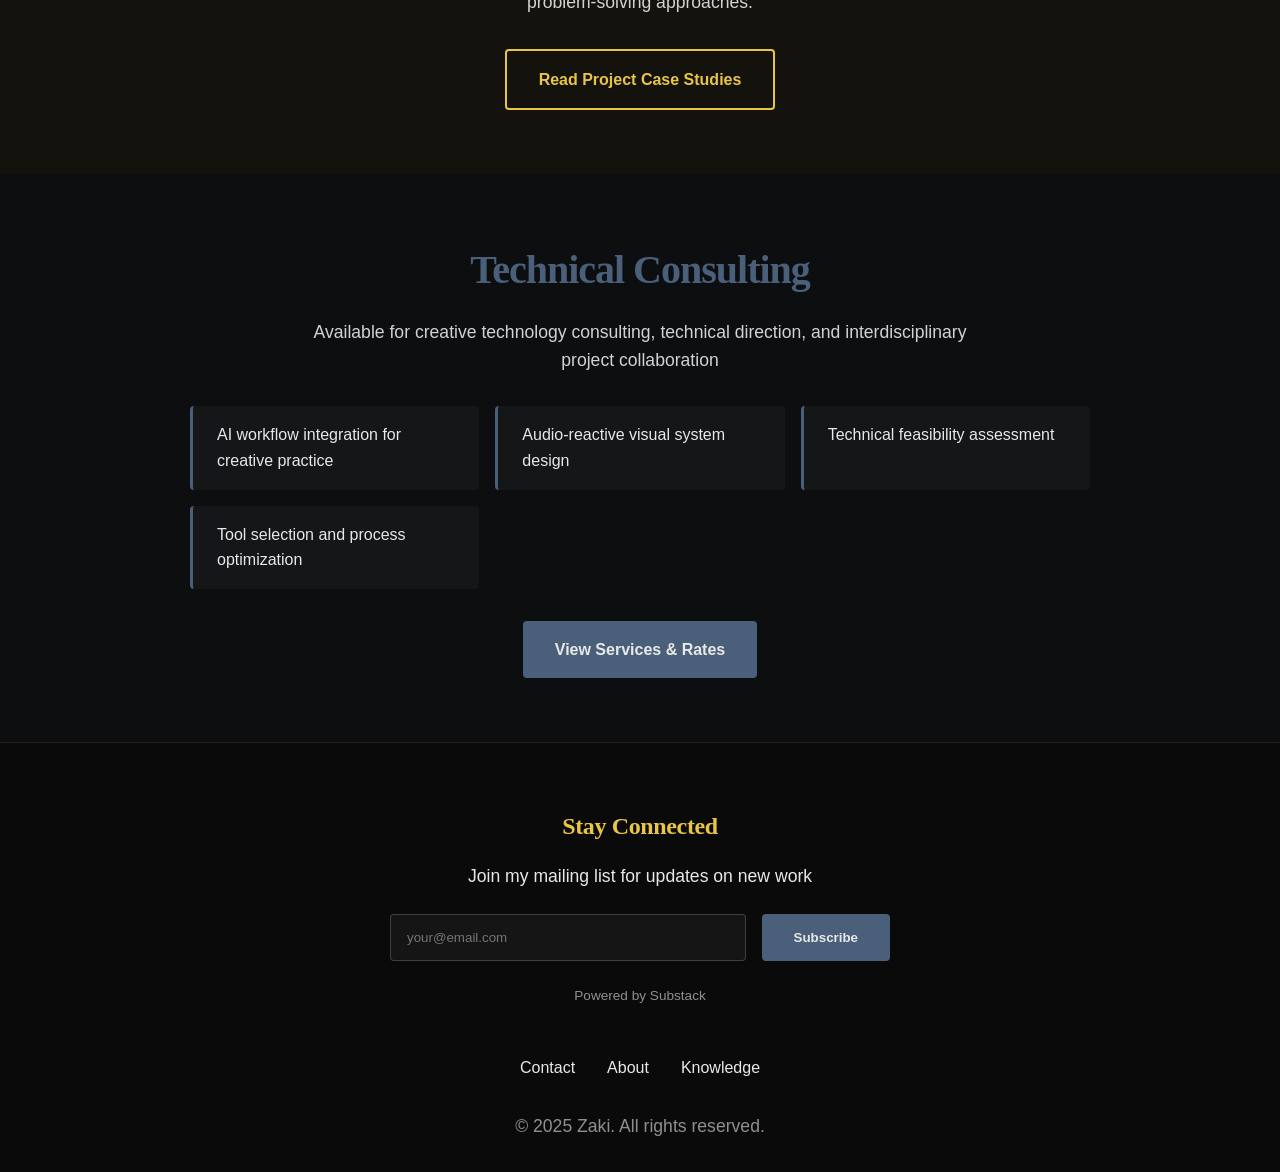
<file: tech.html>
<!DOCTYPE html>
<html lang="en">
<head>
  <meta charset="UTF-8">
  <meta name="viewport" content="width=device-width, initial-scale=1.0">
  <title>Creative Technology - Zaki</title>

  <!-- Primary Meta Tags -->
  <meta name="title" content="Creative Technology - Zaki">
  <meta name="description" content="Creative problem-solving, systems thinking, and entrepreneurial innovation across technology and business. Building ventures and communities through strategic thinking.">
  <meta name="keywords" content="creative technology, experimental music, musical improvisation, sound design, technology consulting, TouchDesigner, AI workflows, business innovation">
  <meta name="author" content="Zaki">
  <meta name="robots" content="index, follow">

  <!-- Security Headers -->
  <meta http-equiv="Content-Security-Policy" content="default-src 'self'; script-src 'self' https://cdnjs.cloudflare.com https://assets.calendly.com; style-src 'self' https://fonts.googleapis.com https://cdnjs.cloudflare.com; font-src 'self' https://fonts.gstatic.com; img-src 'self' data: https:; connect-src 'self' https://assets.calendly.com; frame-src https://calendly.com;">

  <!-- Open Graph / Facebook -->
  <meta property="og:type" content="website">
  <meta property="og:url" content="https://scilentsymphony.github.io/portfolio/tech.html">
  <meta property="og:title" content="Creative Technology - Zaki">
  <meta property="og:description" content="Creative problem-solving, systems thinking, and entrepreneurial innovation across technology and business. Building ventures and communities through strategic thinking.">
  <meta property="og:image" content="https://scilentsymphony.github.io/portfolio/images/og-image.jpg">

  <!-- Twitter -->
  <meta property="twitter:card" content="summary_large_image">
  <meta property="twitter:url" content="https://scilentsymphony.github.io/portfolio/tech.html">
  <meta property="twitter:title" content="Creative Technology - Zaki">
  <meta property="twitter:description" content="Creative problem-solving, systems thinking, and entrepreneurial innovation across technology and business. Building ventures and communities through strategic thinking.">
  <meta property="twitter:image" content="https://scilentsymphony.github.io/portfolio/images/og-image.jpg">

  <!-- Additional SEO -->
  <link rel="canonical" href="https://scilentsymphony.github.io/portfolio/tech.html">

  <!-- Resource Hints for Performance -->
  <link rel="dns-prefetch" href="https://fonts.googleapis.com">
  <link rel="dns-prefetch" href="https://cdnjs.cloudflare.com">
  <link rel="preconnect" href="https://fonts.gstatic.com" crossorigin>
  <link rel="preconnect" href="https://cdnjs.cloudflare.com" crossorigin>

  <!-- Preload Critical Assets -->
  <link rel="preload" href="css/style.min.css" as="style">
  <link rel="preload" href="https://fonts.googleapis.com/css2?family=Inter:wght@400;600&family=Playfair+Display:wght@400;700&display=swap" as="style">

  <!-- Favicon -->
  <link rel="icon" type="image/x-icon" href="/favicon.ico">
  <link rel="icon" type="image/svg+xml" href="images/favicon.svg">
  <link rel="icon" type="image/png" sizes="32x32" href="images/favicon-32x32.png">
  <link rel="icon" type="image/png" sizes="16x16" href="images/favicon-16x16.png">
  <link rel="apple-touch-icon" sizes="180x180" href="images/apple-touch-icon.png">
  <link rel="manifest" href="/site.webmanifest">

  <!-- Google Fonts -->
  <link rel="preconnect" href="https://fonts.googleapis.com">
  <link rel="preconnect" href="https://fonts.gstatic.com" crossorigin>
  <link href="https://fonts.googleapis.com/css2?family=Playfair+Display:wght@400;700&family=Inter:wght@400;600&display=swap" rel="stylesheet">

  <!-- Page Prefetch -->
  <link rel="prefetch" href="services.html">
  <link rel="prefetch" href="contact.html">

  <!-- Stylesheet -->
  <link rel="stylesheet" href="css/style.min.css">
  <link rel="stylesheet" href="css/components.css">
</head>
<body class="tech">
  <!-- Skip Link for Accessibility -->
  <a href="#main-content" class="skip-link">Skip to main content</a>

  <!-- Slide-out Menu -->
  <div class="slide-menu-overlay" aria-hidden="true"></div>
  <nav id="mobile-slide-menu" class="slide-menu" aria-label="Mobile navigation" aria-hidden="true">
    <div class="slide-menu-header">
      <span class="slide-menu-logo">ZAKI</span>
      <button class="slide-menu-close" data-menu-initial="true" aria-label="Close navigation menu">&times;</button>
    </div>
    <ul class="slide-menu-links">
      <li><a href="index.html">Home</a></li>
      <li><a href="research.html">Research</a></li>
      <li><a href="music.html">Music</a></li>
      <li><a href="tech.html" class="active">Tech</a></li>
      <li><a href="podcast.html">Podcast</a></li>
      <li><a href="knowledge/">Knowledge</a></li>
      <li><a href="services.html">Services</a></li>
      <li><a href="about.html">About</a></li>
      <li><a href="contact.html">Contact</a></li>
    </ul>
  </nav>

  <!-- Desktop Navigation -->
  <nav id="mainNav" class="nav-expanded" aria-label="Main navigation">
    <div class="nav-container">
      <a href="index.html" class="nav-logo">ZAKI<span class="nav-shape" data-page="tech">⬡</span></a>
      <ul class="nav-links">
        <li><a href="research.html">RESEARCH</a></li>
        <li><a href="music.html">MUSIC</a></li>
        <li><a href="tech.html" class="active" aria-current="page">TECH</a></li>
        <li><a href="podcast.html">PODCAST</a></li>
        <li><a href="knowledge/">KNOWLEDGE</a></li>
        <li><a href="services.html">SERVICES</a></li>
        <li><a href="about.html">ABOUT</a></li>
        <li><a href="contact.html">CONTACT</a></li>
      </ul>
      <!-- Mobile Hamburger Menu -->
      <button class="hamburger-btn" aria-label="Open navigation menu" aria-expanded="false" aria-controls="mobile-slide-menu">
        <span class="hamburger-line"></span>
        <span class="hamburger-line"></span>
        <span class="hamburger-line"></span>
      </button>
    </div>
  </nav>

  <main id="main-content">
    <!-- Hero Section -->
    <section class="hero">
      <!-- Tech Page Background Animation -->
      <div class="hero-bg-animation tech-animation">
        <canvas id="tech-grid"></canvas>
      </div>

      <h1>Creative Technology</h1>
      <p class="page-subtitle">Creative problem-solving, systems thinking, and entrepreneurial innovation across technology and business</p>
    </section>

    <!-- Project Showcases -->
    <section class="project-showcases">
      <h2>Selected Projects</h2>
      <p class="section-intro">As an entrepreneur and creative technologist, I excel at identifying problems and building comprehensive solutions. My approach combines technical literacy, business acumen, and creative thinking—whether developing new ventures, building communities, or integrating emerging tools into workflows.</p>
      <div class="projects-grid">
        <!-- Project 1 -->
        <article class="project-item">
          <div class="project-card spotlight-card hover-lift">
            <div class="project-media">
              <picture>
                <source srcset="images/ouiss.webp" type="image/webp">
                <img src="images/ouiss.jpg" alt="Entrepreneurial Ventures" loading="lazy">
              </picture>
            </div>
            <div class="project-content">
              <h3>Entrepreneurial Ventures</h3>
              <p class="project-meta">Business Development • 2023-Present</p>
              <p>Founded and developed multiple ventures including Aspen Da'nee (creative portfolio and music brand) and led comprehensive customer discovery and development for a volunteer management platform, conducting extensive market research across Florida educational institutions.</p>
              <ul class="project-tech">
                <li>Customer Discovery</li>
                <li>Market Analysis</li>
                <li>Business Model Development</li>
              </ul>
              <a href="services.html" class="project-link" aria-label="Learn more about services">Learn More →</a>
            </div>
          </div>
        </article>

        <!-- Project 2 -->
        <article class="project-item">
          <div class="project-card spotlight-card hover-lift">
            <div class="project-media">
              <picture>
                <source srcset="images/abstract community.webp" type="image/webp">
                <img src="images/abstract community.jpg" alt="Community Building and Management" loading="lazy">
              </picture>
            </div>
            <div class="project-content">
              <h3>Community Building & Management</h3>
              <p class="project-meta">Digital Communities • Leadership</p>
              <p>Extensive experience building and managing online communities using Discord and similar platforms. Skilled in fostering engagement, establishing governance structures, and creating sustainable community ecosystems.</p>
              <ul class="project-tech">
                <li>Discord</li>
                <li>Community Strategy</li>
                <li>Engagement Design</li>
              </ul>
            </div>
          </div>
        </article>

        <!-- Project 3 -->
        <article class="project-item">
          <div class="project-card spotlight-card hover-lift">
            <div class="project-media">
              <picture>
                <source srcset="images/touch designer.webp" type="image/webp">
                <img src="images/touch designer.jpg" alt="Audio-Reactive Visual Systems" loading="lazy">
              </picture>
            </div>
            <div class="project-content">
              <h3>Audio-Reactive Visual Systems</h3>
              <p class="project-meta">TouchDesigner • Real-time Processing</p>
              <p>Generative visual environments responding to live audio input, exploring the intersection of sound and dynamic imagery through node-based programming.</p>
              <ul class="project-tech">
                <li>TouchDesigner</li>
                <li>GLSL Shaders</li>
                <li>OSC Protocol</li>
              </ul>
              <a href="#" class="project-link" aria-label="View case study for audio-reactive visual systems">View Case Study →</a>
            </div>
          </div>
        </article>
      </div>
    </section>

    <!-- Technical Skills -->
    <section class="technical-skills">
      <h2>Technical Toolkit</h2>
      <div class="skills-grid">
        <!-- Software -->
        <div class="skill-category">
          <h3>Software & Platforms</h3>
          <ul>
            <li>Logic Pro X</li>
            <li>TouchDesigner</li>
            <li>Claude / ChatGPT APIs</li>
            <li>Adobe Creative Suite</li>
            <li>Various AI platforms</li>
          </ul>
        </div>

        <!-- Programming -->
        <div class="skill-category">
          <h3>Technical Literacy</h3>
          <ul>
            <li>Node-based programming (visual systems)</li>
            <li>Basic Python scripting</li>
            <li>Claude Code, GitHub Copilot, Replit</li>
            <li>Discord (community management)</li>
            <li>QuickBooks, Microsoft Suite</li>
            <li>Obsidian (knowledge management)</li>
          </ul>
        </div>

        <!-- Approaches -->
        <div class="skill-category">
          <h3>Creative Approaches</h3>
          <ul>
            <li>Generative systems design</li>
            <li>Real-time audio processing</li>
            <li>AI-assisted workflows</li>
            <li>Experimental interfaces</li>
          </ul>
        </div>

        <!-- Integration -->
        <div class="skill-category">
          <h3>Integration & Workflow</h3>
          <ul>
            <li>Audio-visual synchronization</li>
            <li>API integration</li>
            <li>Rapid prototyping</li>
            <li>Cross-platform thinking</li>
          </ul>
        </div>
      </div>
    </section>

    <!-- Knowledge Base CTA -->
    <section class="knowledge-cta">
      <h2>Project Case Studies</h2>
      <p>Detailed breakdowns of entrepreneurial ventures, technical builds, and problem-solving approaches.</p>
      <a href="knowledge/?filter=tech" class="btn btn-secondary">Read Project Case Studies</a>
    </section>

    <!-- Consulting Services -->
    <section class="consulting-cta">
      <h2>Technical Consulting</h2>
      <p>Available for creative technology consulting, technical direction, and interdisciplinary project collaboration</p>
      <div class="consulting-areas">
        <div>AI workflow integration for creative practice</div>
        <div>Audio-reactive visual system design</div>
        <div>Technical feasibility assessment</div>
        <div>Tool selection and process optimization</div>
      </div>
      <a href="services.html" class="btn btn-primary" aria-label="View detailed consulting services and rates">View Services & Rates</a>
    </section>
  </main>

  <footer>
    <!-- Email Signup -->
    <div class="email-signup">
      <h3>Stay Connected</h3>
      <p>Join my mailing list for updates on new work</p>
      <form action="https://scilent.substack.com/" method="post">
        <label for="email-subscribe" class="visually-hidden">Email address</label>
        <input id="email-subscribe" type="email" placeholder="your@email.com" required aria-label="Email address for newsletter">
        <button type="submit" class="btn btn-primary">Subscribe</button>
      </form>
      <p class="form-note">Powered by Substack</p>
    </div>

    <!-- Social Links -->
    <div class="social-links">
      <a href="contact.html" aria-label="Contact page">Contact</a>
      <a href="about.html" aria-label="About page">About</a>
      <a href="knowledge/" aria-label="Knowledge base">Knowledge</a>
    </div>

    <!-- Copyright -->
    <div class="copyright">
      <p>&copy; 2025 Zaki. All rights reserved.</p>
    </div>
  </footer>

  <!-- Mobile Navigation -->

  <!-- GSAP (loaded immediately - required by main.js) -->
  <script src="https://cdnjs.cloudflare.com/ajax/libs/gsap/3.12.2/gsap.min.js" defer integrity="sha512-umP3Wd8vJDLqHi4grfMVZX1KniELmlWQo7F9w5X0bL9l6EIzBWLlQx7jdFJ2ks/HqPZjJa9cAHfSFadCF9R/Gg==" crossorigin="anonymous"></script>

  <!-- Main JavaScript (deferred for better page load performance) -->
  <script src="js/main.js" defer></script>

  <!-- Premium Components JavaScript -->
  <script src="js/components.js" defer></script>

  <script src="js/tech-grid.js" defer></script>
</body>
</html>
</file>
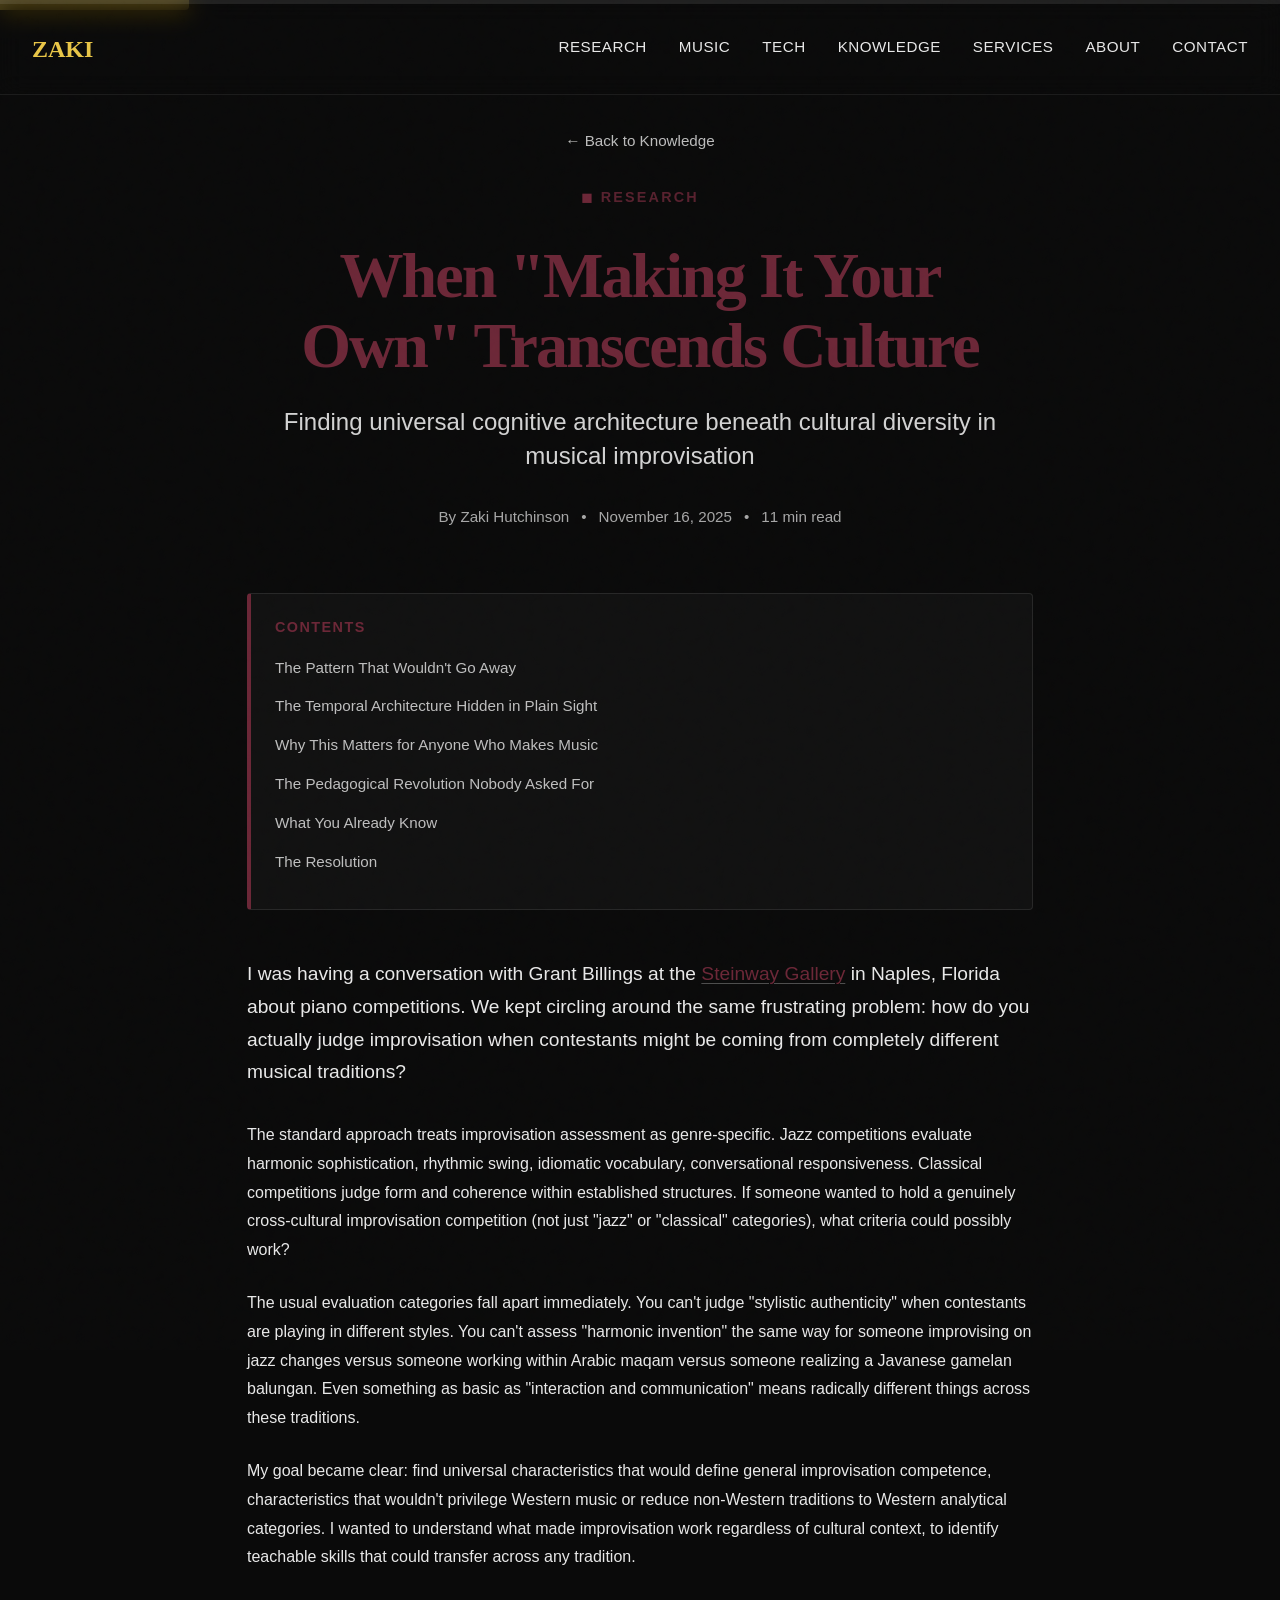
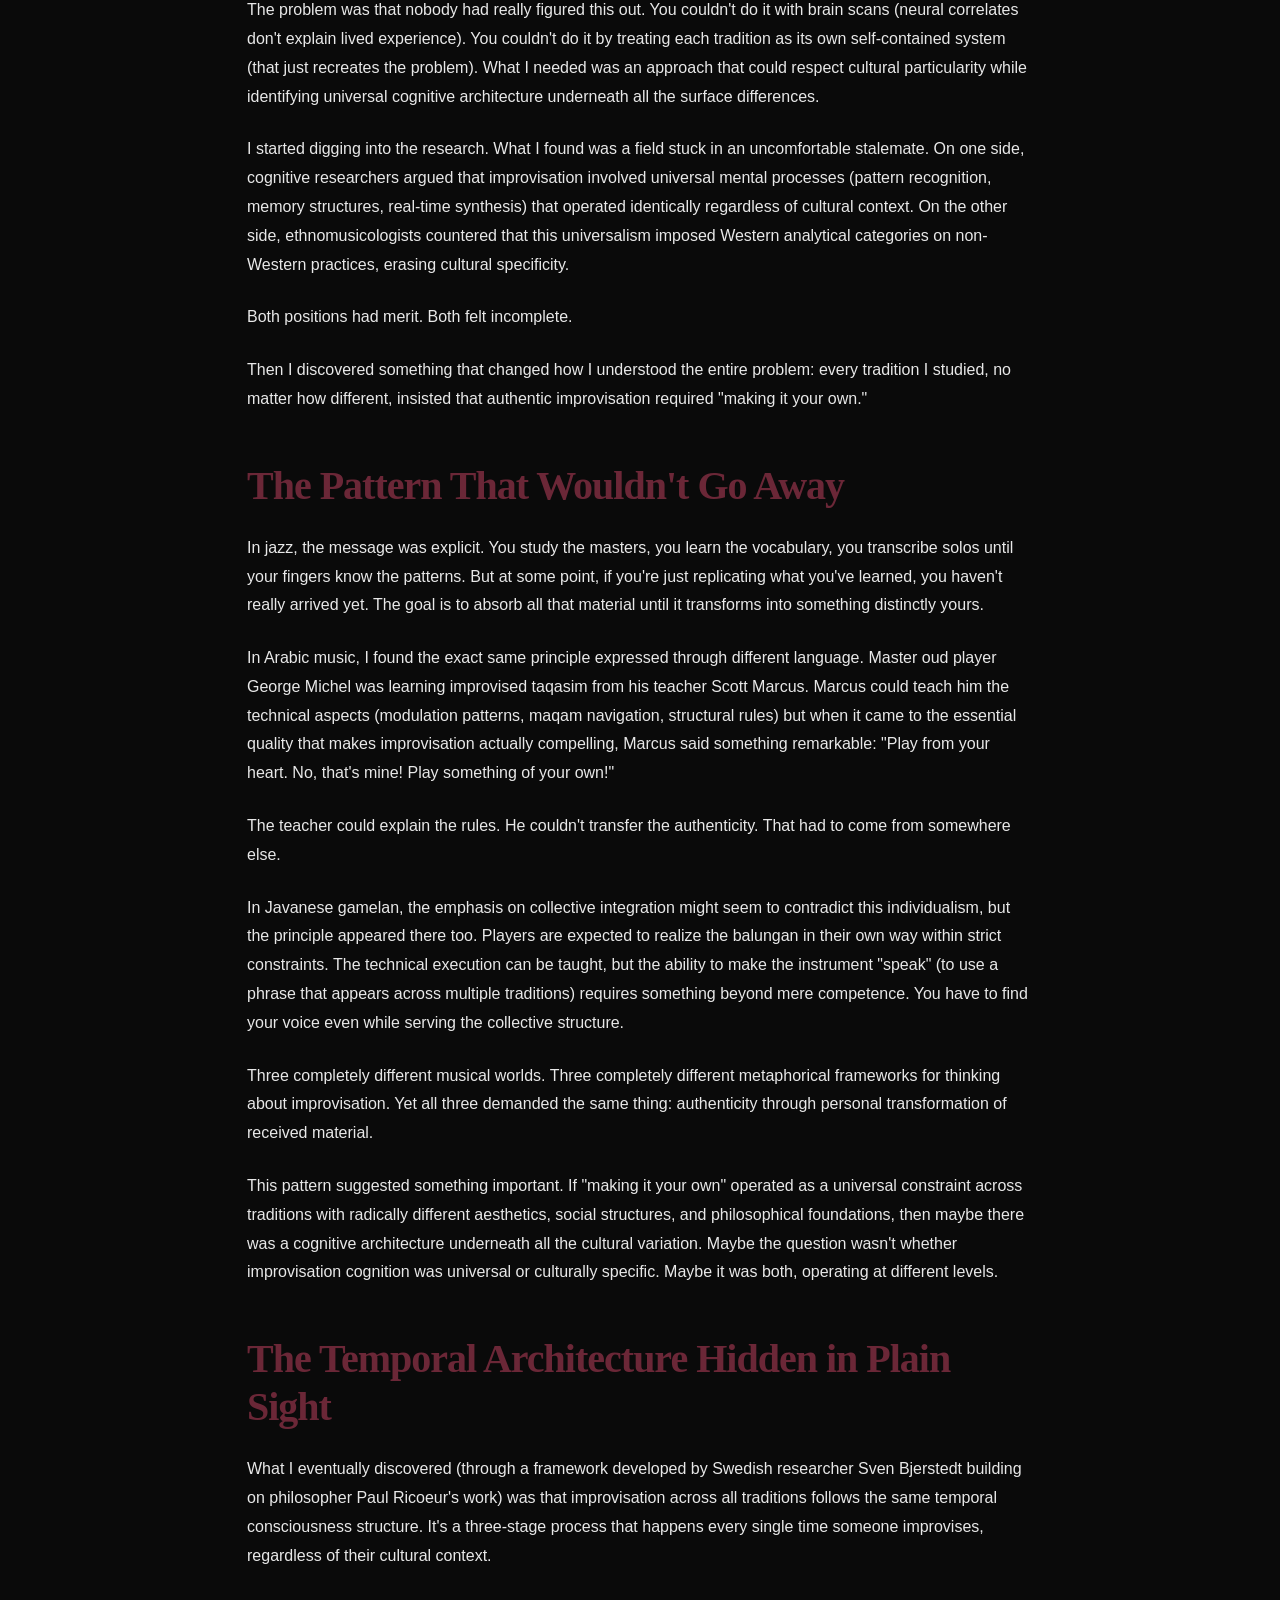
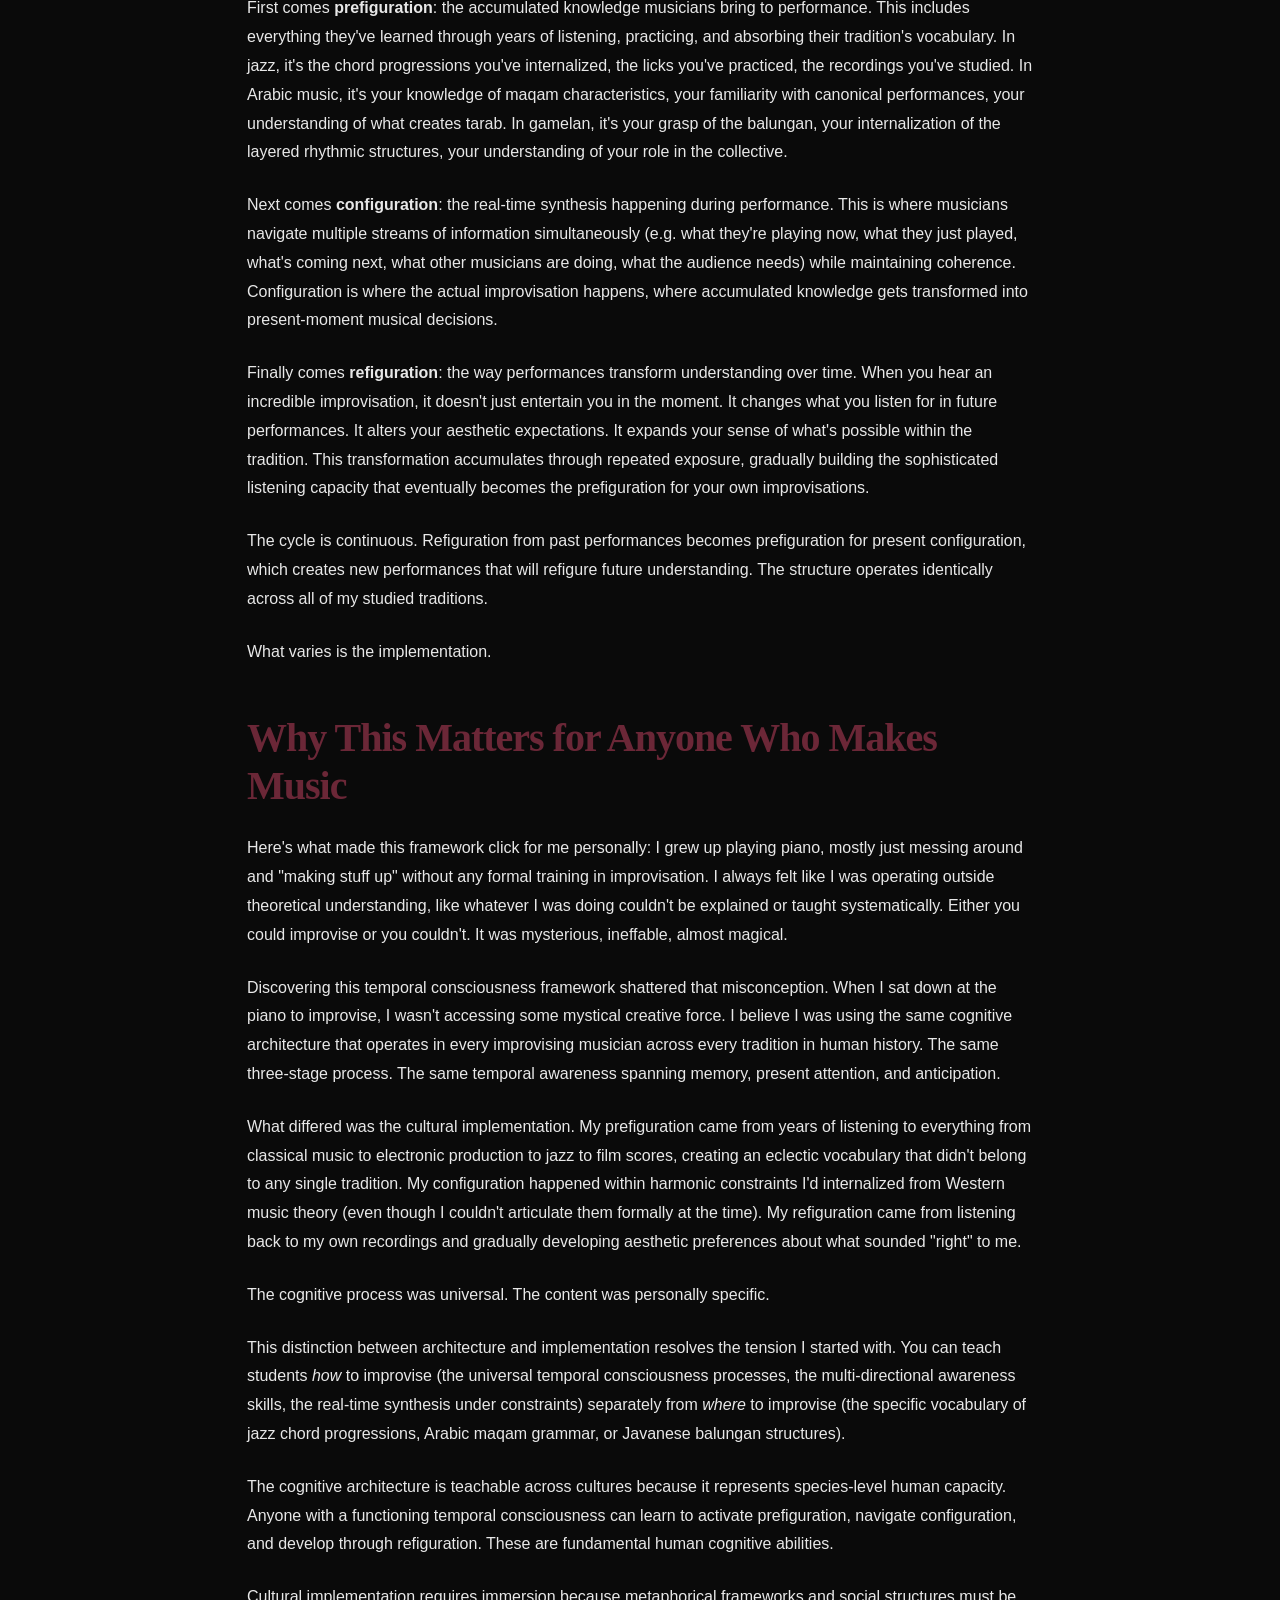
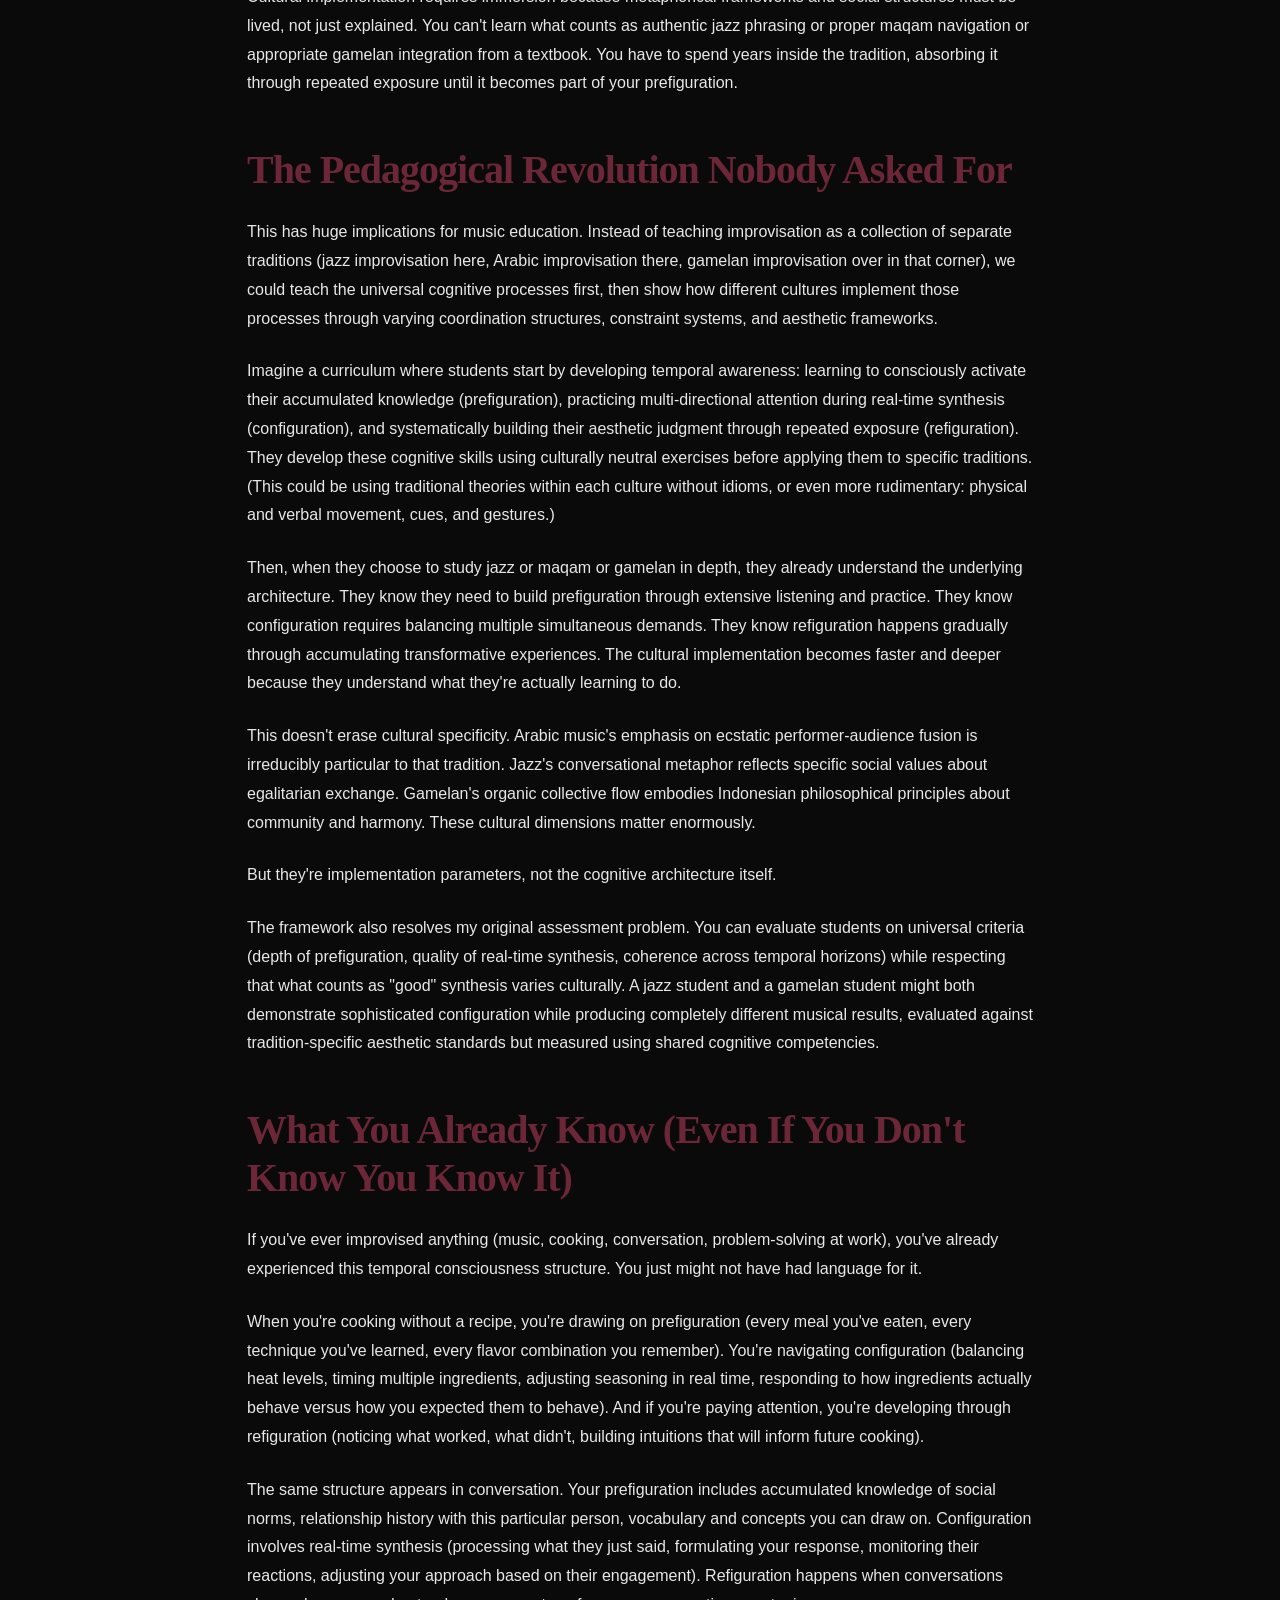
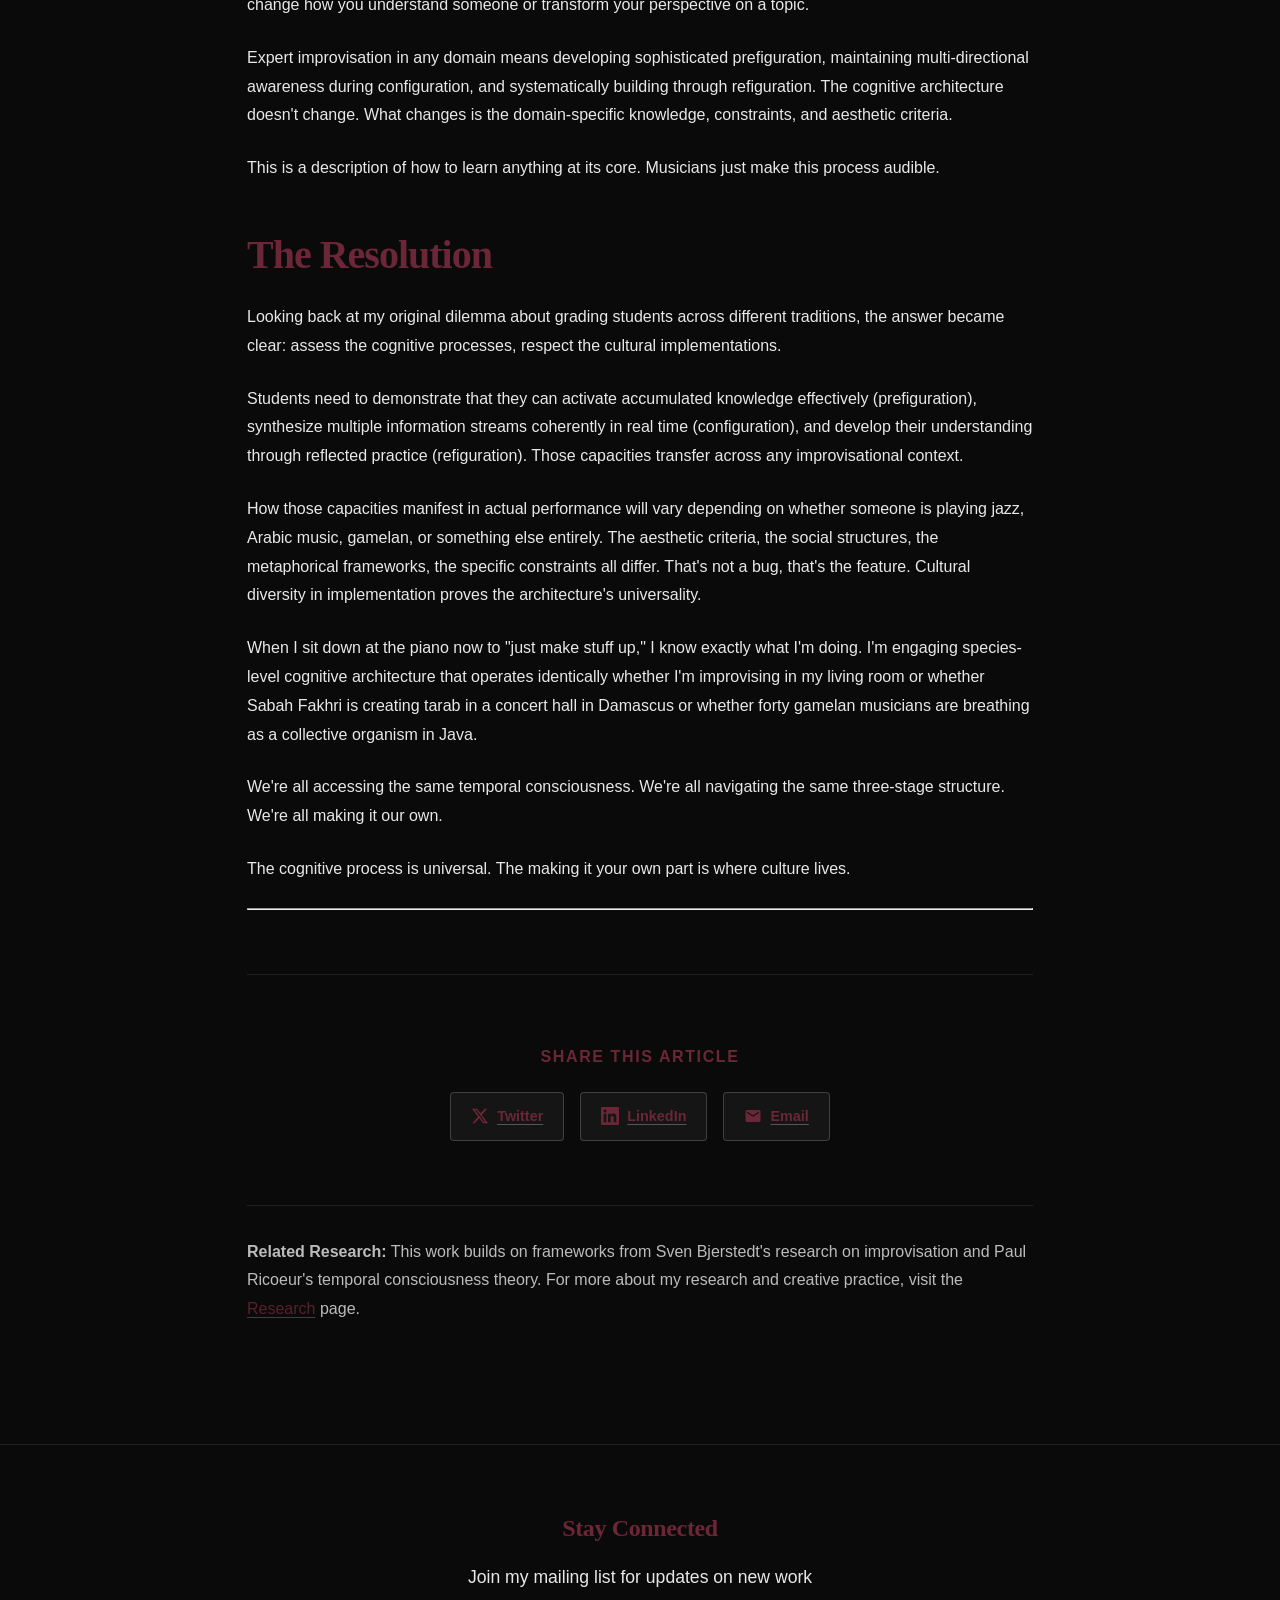
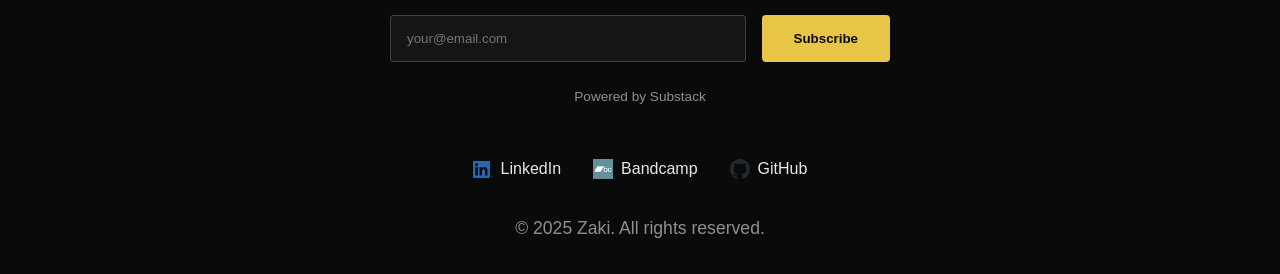
<file: knowledge/making-it-your-own.html>
<!DOCTYPE html>
<html lang="en">
<head>
  <meta charset="UTF-8">
  <meta name="viewport" content="width=device-width, initial-scale=1.0">
  <title>When "Making It Your Own" Transcends Culture - Zaki</title>

  <!-- Primary Meta Tags -->
  <meta name="title" content="When 'Making It Your Own' Transcends Culture - Zaki">
  <meta name="description" content="Finding universal cognitive architecture beneath cultural diversity in musical improvisation. How temporal consciousness frameworks reveal what makes improvisation work across jazz, Arabic music, and gamelan traditions.">
  <meta name="keywords" content="improvisation, music cognition, cross-cultural music, temporal consciousness, music education, jazz, Arabic music, gamelan, ethnomusicology">
  <meta name="author" content="Zaki">
  <meta name="robots" content="index, follow">

  <!-- Security Headers -->
  <meta http-equiv="Content-Security-Policy" content="default-src 'self'; script-src 'self' https://cdnjs.cloudflare.com https://assets.calendly.com; style-src 'self' https://fonts.googleapis.com https://cdnjs.cloudflare.com; font-src 'self' https://fonts.gstatic.com; img-src 'self' data: https:; connect-src 'self' https://assets.calendly.com; frame-src https://calendly.com;">

  <!-- Open Graph / Facebook -->
  <meta property="og:type" content="article">
  <meta property="og:url" content="https://scilentsymphony.github.io/portfolio/knowledge/making-it-your-own.html">
  <meta property="og:title" content="When 'Making It Your Own' Transcends Culture - Zaki">
  <meta property="og:description" content="Finding universal cognitive architecture beneath cultural diversity in musical improvisation.">
  <meta property="og:image" content="https://scilentsymphony.github.io/portfolio/images/og-image.jpg">

  <!-- Twitter -->
  <meta property="twitter:card" content="summary_large_image">
  <meta property="twitter:url" content="https://scilentsymphony.github.io/portfolio/knowledge/making-it-your-own.html">
  <meta property="twitter:title" content="When 'Making It Your Own' Transcends Culture - Zaki">
  <meta property="twitter:description" content="Finding universal cognitive architecture beneath cultural diversity in musical improvisation.">
  <meta property="twitter:image" content="https://scilentsymphony.github.io/portfolio/images/og-image.jpg">

  <!-- Additional SEO -->
  <link rel="canonical" href="https://scilentsymphony.github.io/portfolio/knowledge/making-it-your-own.html">

  <!-- Resource Hints for Performance -->
  <link rel="dns-prefetch" href="https://fonts.googleapis.com">
  <link rel="dns-prefetch" href="https://cdnjs.cloudflare.com">
  <link rel="preconnect" href="https://fonts.gstatic.com" crossorigin>
  <link rel="preconnect" href="https://cdnjs.cloudflare.com" crossorigin>

  <!-- Preload Critical Assets -->
  <link rel="preload" href="../css/style.min.css" as="style">
  <link rel="preload" href="css/knowledge.css" as="style">
  <link rel="preload" href="https://fonts.googleapis.com/css2?family=Inter:wght@400;600&family=Playfair+Display:wght@400;700&display=swap" as="style">

  <!-- Favicon -->
  <link rel="icon" type="image/x-icon" href="/favicon.ico">
  <link rel="icon" type="image/svg+xml" href="../images/favicon.svg">
  <link rel="icon" type="image/png" sizes="32x32" href="../images/favicon-32x32.png">
  <link rel="icon" type="image/png" sizes="16x16" href="../images/favicon-16x16.png">
  <link rel="apple-touch-icon" sizes="180x180" href="../images/apple-touch-icon.png">
  <link rel="manifest" href="/site.webmanifest">

  <!-- Google Fonts -->
  <link rel="preconnect" href="https://fonts.googleapis.com">
  <link rel="preconnect" href="https://fonts.gstatic.com" crossorigin>
  <link href="https://fonts.googleapis.com/css2?family=Playfair+Display:wght@400;700&family=Inter:wght@400;600&display=swap" rel="stylesheet">

  <!-- Stylesheets -->
  <link rel="stylesheet" href="../css/style.min.css">
  <link rel="stylesheet" href="css/knowledge.css">

  <!-- Structured Data (JSON-LD) for SEO -->
  <script type="application/ld+json" src="../data/knowledge-making-it-your-own.json"></script>
</head>
<body class="knowledge post-research">
  <!-- Reading Progress Bar -->
  <div class="reading-progress">
    <div class="reading-progress-bar" id="progressBar"></div>
  </div>

  <!-- Skip Link for Accessibility -->
  <a href="#main-content" class="skip-link">Skip to main content</a>

  <!-- Slide-out Menu -->
  <div class="slide-menu-overlay" aria-hidden="true"></div>
  <nav id="mobile-slide-menu" class="slide-menu" aria-label="Mobile navigation" aria-hidden="true">
    <div class="slide-menu-header">
      <span class="slide-menu-logo">ZAKI</span>
      <button class="slide-menu-close" data-menu-initial="true" aria-label="Close navigation menu">&times;</button>
    </div>
    <ul class="slide-menu-links">
      <li><a href="../index.html">Home</a></li>
      <li><a href="../research.html">Research</a></li>
      <li><a href="../music.html">Music</a></li>
      <li><a href="../tech.html">Tech</a></li>
      <li><a href="index.html" class="active">Knowledge</a></li>
      <li><a href="../services.html">Services</a></li>
      <li><a href="../about.html">About</a></li>
      <li><a href="../contact.html">Contact</a></li>
    </ul>
  </nav>

  <!-- Desktop Navigation -->
  <nav id="mainNav" class="nav-expanded" aria-label="Main navigation">
    <div class="nav-container">
      <a href="../index.html" class="nav-logo">ZAKI<span class="nav-shape" data-page="knowledge">◆</span></a>
      <ul class="nav-links">
        <li><a href="../research.html">RESEARCH</a></li>
        <li><a href="../music.html">MUSIC</a></li>
        <li><a href="../tech.html">TECH</a></li>
        <li><a href="index.html" class="active" aria-current="page">KNOWLEDGE</a></li>
        <li><a href="../services.html">SERVICES</a></li>
        <li><a href="../about.html">ABOUT</a></li>
        <li><a href="../contact.html">CONTACT</a></li>
      </ul>
      <!-- Mobile Hamburger Menu -->
      <button class="hamburger-btn" aria-label="Open navigation menu" aria-expanded="false" aria-controls="mobile-slide-menu">
        <span class="hamburger-line"></span>
        <span class="hamburger-line"></span>
        <span class="hamburger-line"></span>
      </button>
    </div>
  </nav>

  <main id="main-content">
    <!-- Post Header -->
    <header class="post-header">
      <nav class="post-breadcrumb" aria-label="Breadcrumb">
        <a href="index.html" class="back-link">← Back to Knowledge</a>
      </nav>

      <div class="post-category-header" data-category="research">
        <span class="category-icon" aria-hidden="true">■</span>
        <span class="category-label">Research</span>
      </div>

      <h1 class="post-title-main">When "Making It Your Own" Transcends Culture</h1>
      <p class="post-subtitle">Finding universal cognitive architecture beneath cultural diversity in musical improvisation</p>

      <div class="post-byline">
        <span>By Zaki Hutchinson</span>
        <span aria-hidden="true">•</span>
        <time datetime="2025-11-16">November 16, 2025</time>
        <span aria-hidden="true">•</span>
        <span>11 min read</span>
      </div>
    </header>

    <!-- Post Content -->
    <article class="post-content">
      <!-- Table of Contents -->
      <nav class="article-toc" aria-label="Table of Contents">
        <h3>Contents</h3>
        <ul>
          <li><a href="#pattern">The Pattern That Wouldn't Go Away</a></li>
          <li><a href="#temporal-architecture">The Temporal Architecture Hidden in Plain Sight</a></li>
          <li><a href="#matters">Why This Matters for Anyone Who Makes Music</a></li>
          <li><a href="#pedagogical">The Pedagogical Revolution Nobody Asked For</a></li>
          <li><a href="#already-know">What You Already Know</a></li>
          <li><a href="#resolution">The Resolution</a></li>
        </ul>
      </nav>

      <p class="lead-paragraph">
        I was having a conversation with Grant Billings at the <a href="https://www.steinwaynaples.com/" target="_blank" rel="noopener noreferrer">Steinway Gallery</a> in Naples, Florida about piano competitions. We kept circling around the same frustrating problem: how do you actually judge improvisation when contestants might be coming from completely different musical traditions?
      </p>

      <p>
        The standard approach treats improvisation assessment as genre-specific. Jazz competitions evaluate harmonic sophistication, rhythmic swing, idiomatic vocabulary, conversational responsiveness. Classical competitions judge form and coherence within established structures. If someone wanted to hold a genuinely cross-cultural improvisation competition (not just "jazz" or "classical" categories), what criteria could possibly work?
      </p>

      <p>
        The usual evaluation categories fall apart immediately. You can't judge "stylistic authenticity" when contestants are playing in different styles. You can't assess "harmonic invention" the same way for someone improvising on jazz changes versus someone working within Arabic maqam versus someone realizing a Javanese gamelan balungan. Even something as basic as "interaction and communication" means radically different things across these traditions.
      </p>

      <p>
        My goal became clear: find universal characteristics that would define general improvisation competence, characteristics that wouldn't privilege Western music or reduce non-Western traditions to Western analytical categories. I wanted to understand what made improvisation work regardless of cultural context, to identify teachable skills that could transfer across any tradition.
      </p>

      <p>
        The problem was that nobody had really figured this out. You couldn't do it with brain scans (neural correlates don't explain lived experience). You couldn't do it by treating each tradition as its own self-contained system (that just recreates the problem). What I needed was an approach that could respect cultural particularity while identifying universal cognitive architecture underneath all the surface differences.
      </p>

      <p>
        I started digging into the research. What I found was a field stuck in an uncomfortable stalemate. On one side, cognitive researchers argued that improvisation involved universal mental processes (pattern recognition, memory structures, real-time synthesis) that operated identically regardless of cultural context. On the other side, ethnomusicologists countered that this universalism imposed Western analytical categories on non-Western practices, erasing cultural specificity.
      </p>

      <p>
        Both positions had merit. Both felt incomplete.
      </p>

      <p>
        Then I discovered something that changed how I understood the entire problem: every tradition I studied, no matter how different, insisted that authentic improvisation required "making it your own."
      </p>

      <h2 id="pattern">The Pattern That Wouldn't Go Away</h2>

      <p>
        In jazz, the message was explicit. You study the masters, you learn the vocabulary, you transcribe solos until your fingers know the patterns. But at some point, if you're just replicating what you've learned, you haven't really arrived yet. The goal is to absorb all that material until it transforms into something distinctly yours.
      </p>

      <p>
        In Arabic music, I found the exact same principle expressed through different language. Master oud player George Michel was learning improvised taqasim from his teacher Scott Marcus. Marcus could teach him the technical aspects (modulation patterns, maqam navigation, structural rules) but when it came to the essential quality that makes improvisation actually compelling, Marcus said something remarkable: "Play from your heart. No, that's mine! Play something of your own!"
      </p>

      <p>
        The teacher could explain the rules. He couldn't transfer the authenticity. That had to come from somewhere else.
      </p>

      <p>
        In Javanese gamelan, the emphasis on collective integration might seem to contradict this individualism, but the principle appeared there too. Players are expected to realize the balungan in their own way within strict constraints. The technical execution can be taught, but the ability to make the instrument "speak" (to use a phrase that appears across multiple traditions) requires something beyond mere competence. You have to find your voice even while serving the collective structure.
      </p>

      <p>
        Three completely different musical worlds. Three completely different metaphorical frameworks for thinking about improvisation. Yet all three demanded the same thing: authenticity through personal transformation of received material.
      </p>

      <p>
        This pattern suggested something important. If "making it your own" operated as a universal constraint across traditions with radically different aesthetics, social structures, and philosophical foundations, then maybe there was a cognitive architecture underneath all the cultural variation. Maybe the question wasn't whether improvisation cognition was universal or culturally specific. Maybe it was both, operating at different levels.
      </p>

      <h2 id="temporal-architecture">The Temporal Architecture Hidden in Plain Sight</h2>

      <p>
        What I eventually discovered (through a framework developed by Swedish researcher Sven Bjerstedt building on philosopher Paul Ricoeur's work) was that improvisation across all traditions follows the same temporal consciousness structure. It's a three-stage process that happens every single time someone improvises, regardless of their cultural context.
      </p>

      <p>
        First comes <strong>prefiguration</strong>: the accumulated knowledge musicians bring to performance. This includes everything they've learned through years of listening, practicing, and absorbing their tradition's vocabulary. In jazz, it's the chord progressions you've internalized, the licks you've practiced, the recordings you've studied. In Arabic music, it's your knowledge of maqam characteristics, your familiarity with canonical performances, your understanding of what creates tarab. In gamelan, it's your grasp of the balungan, your internalization of the layered rhythmic structures, your understanding of your role in the collective.
      </p>

      <p>
        Next comes <strong>configuration</strong>: the real-time synthesis happening during performance. This is where musicians navigate multiple streams of information simultaneously (e.g. what they're playing now, what they just played, what's coming next, what other musicians are doing, what the audience needs) while maintaining coherence. Configuration is where the actual improvisation happens, where accumulated knowledge gets transformed into present-moment musical decisions.
      </p>

      <p>
        Finally comes <strong>refiguration</strong>: the way performances transform understanding over time. When you hear an incredible improvisation, it doesn't just entertain you in the moment. It changes what you listen for in future performances. It alters your aesthetic expectations. It expands your sense of what's possible within the tradition. This transformation accumulates through repeated exposure, gradually building the sophisticated listening capacity that eventually becomes the prefiguration for your own improvisations.
      </p>

      <p>
        The cycle is continuous. Refiguration from past performances becomes prefiguration for present configuration, which creates new performances that will refigure future understanding. The structure operates identically across all of my studied traditions.
      </p>

      <p>
        What varies is the implementation.
      </p>

      <h2 id="matters">Why This Matters for Anyone Who Makes Music</h2>

      <p>
        Here's what made this framework click for me personally: I grew up playing piano, mostly just messing around and "making stuff up" without any formal training in improvisation. I always felt like I was operating outside theoretical understanding, like whatever I was doing couldn't be explained or taught systematically. Either you could improvise or you couldn't. It was mysterious, ineffable, almost magical.
      </p>

      <p>
        Discovering this temporal consciousness framework shattered that misconception. When I sat down at the piano to improvise, I wasn't accessing some mystical creative force. I believe I was using the same cognitive architecture that operates in every improvising musician across every tradition in human history. The same three-stage process. The same temporal awareness spanning memory, present attention, and anticipation.
      </p>

      <p>
        What differed was the cultural implementation. My prefiguration came from years of listening to everything from classical music to electronic production to jazz to film scores, creating an eclectic vocabulary that didn't belong to any single tradition. My configuration happened within harmonic constraints I'd internalized from Western music theory (even though I couldn't articulate them formally at the time). My refiguration came from listening back to my own recordings and gradually developing aesthetic preferences about what sounded "right" to me.
      </p>

      <p>
        The cognitive process was universal. The content was personally specific.
      </p>

      <p>
        This distinction between architecture and implementation resolves the tension I started with. You can teach students <em>how</em> to improvise (the universal temporal consciousness processes, the multi-directional awareness skills, the real-time synthesis under constraints) separately from <em>where</em> to improvise (the specific vocabulary of jazz chord progressions, Arabic maqam grammar, or Javanese balungan structures).
      </p>

      <p>
        The cognitive architecture is teachable across cultures because it represents species-level human capacity. Anyone with a functioning temporal consciousness can learn to activate prefiguration, navigate configuration, and develop through refiguration. These are fundamental human cognitive abilities.
      </p>

      <p>
        Cultural implementation requires immersion because metaphorical frameworks and social structures must be lived, not just explained. You can't learn what counts as authentic jazz phrasing or proper maqam navigation or appropriate gamelan integration from a textbook. You have to spend years inside the tradition, absorbing it through repeated exposure until it becomes part of your prefiguration.
      </p>

      <h2 id="pedagogical">The Pedagogical Revolution Nobody Asked For</h2>

      <p>
        This has huge implications for music education. Instead of teaching improvisation as a collection of separate traditions (jazz improvisation here, Arabic improvisation there, gamelan improvisation over in that corner), we could teach the universal cognitive processes first, then show how different cultures implement those processes through varying coordination structures, constraint systems, and aesthetic frameworks.
      </p>

      <p>
        Imagine a curriculum where students start by developing temporal awareness: learning to consciously activate their accumulated knowledge (prefiguration), practicing multi-directional attention during real-time synthesis (configuration), and systematically building their aesthetic judgment through repeated exposure (refiguration). They develop these cognitive skills using culturally neutral exercises before applying them to specific traditions. (This could be using traditional theories within each culture without idioms, or even more rudimentary: physical and verbal movement, cues, and gestures.)
      </p>

      <p>
        Then, when they choose to study jazz or maqam or gamelan in depth, they already understand the underlying architecture. They know they need to build prefiguration through extensive listening and practice. They know configuration requires balancing multiple simultaneous demands. They know refiguration happens gradually through accumulating transformative experiences. The cultural implementation becomes faster and deeper because they understand what they're actually learning to do.
      </p>

      <p>
        This doesn't erase cultural specificity. Arabic music's emphasis on ecstatic performer-audience fusion is irreducibly particular to that tradition. Jazz's conversational metaphor reflects specific social values about egalitarian exchange. Gamelan's organic collective flow embodies Indonesian philosophical principles about community and harmony. These cultural dimensions matter enormously.
      </p>

      <p>
        But they're implementation parameters, not the cognitive architecture itself.
      </p>

      <p>
        The framework also resolves my original assessment problem. You can evaluate students on universal criteria (depth of prefiguration, quality of real-time synthesis, coherence across temporal horizons) while respecting that what counts as "good" synthesis varies culturally. A jazz student and a gamelan student might both demonstrate sophisticated configuration while producing completely different musical results, evaluated against tradition-specific aesthetic standards but measured using shared cognitive competencies.
      </p>

      <h2 id="already-know">What You Already Know (Even If You Don't Know You Know It)</h2>

      <p>
        If you've ever improvised anything (music, cooking, conversation, problem-solving at work), you've already experienced this temporal consciousness structure. You just might not have had language for it.
      </p>

      <p>
        When you're cooking without a recipe, you're drawing on prefiguration (every meal you've eaten, every technique you've learned, every flavor combination you remember). You're navigating configuration (balancing heat levels, timing multiple ingredients, adjusting seasoning in real time, responding to how ingredients actually behave versus how you expected them to behave). And if you're paying attention, you're developing through refiguration (noticing what worked, what didn't, building intuitions that will inform future cooking).
      </p>

      <p>
        The same structure appears in conversation. Your prefiguration includes accumulated knowledge of social norms, relationship history with this particular person, vocabulary and concepts you can draw on. Configuration involves real-time synthesis (processing what they just said, formulating your response, monitoring their reactions, adjusting your approach based on their engagement). Refiguration happens when conversations change how you understand someone or transform your perspective on a topic.
      </p>

      <p>
        Expert improvisation in any domain means developing sophisticated prefiguration, maintaining multi-directional awareness during configuration, and systematically building through refiguration. The cognitive architecture doesn't change. What changes is the domain-specific knowledge, constraints, and aesthetic criteria.
      </p>

      <p>
        This is a description of how to learn anything at its core. Musicians just make this process audible.
      </p>

      <h2 id="resolution">The Resolution</h2>

      <p>
        Looking back at my original dilemma about grading students across different traditions, the answer became clear: assess the cognitive processes, respect the cultural implementations.
      </p>

      <p>
        Students need to demonstrate that they can activate accumulated knowledge effectively (prefiguration), synthesize multiple information streams coherently in real time (configuration), and develop their understanding through reflected practice (refiguration). Those capacities transfer across any improvisational context.
      </p>

      <p>
        How those capacities manifest in actual performance will vary depending on whether someone is playing jazz, Arabic music, gamelan, or something else entirely. The aesthetic criteria, the social structures, the metaphorical frameworks, the specific constraints all differ. That's not a bug, that's the feature. Cultural diversity in implementation proves the architecture's universality.
      </p>

      <p>
        When I sit down at the piano now to "just make stuff up," I know exactly what I'm doing. I'm engaging species-level cognitive architecture that operates identically whether I'm improvising in my living room or whether Sabah Fakhri is creating tarab in a concert hall in Damascus or whether forty gamelan musicians are breathing as a collective organism in Java.
      </p>

      <p>
        We're all accessing the same temporal consciousness. We're all navigating the same three-stage structure. We're all making it our own.
      </p>

      <p>
        The cognitive process is universal. The making it your own part is where culture lives.
      </p>

      <hr>

      <!-- Share Buttons -->
      <div class="share-buttons">
        <h3>Share this Article</h3>
        <div class="share-links">
          <a href="https://twitter.com/intent/tweet?text=When%20%22Making%20It%20Your%20Own%22%20Transcends%20Culture&url=https%3A%2F%2Fscilentsymphony.github.io%2Fportfolio%2Fknowledge%2Fmaking-it-your-own.html" target="_blank" rel="noopener noreferrer" class="share-link" aria-label="Share on Twitter">
            <svg xmlns="http://www.w3.org/2000/svg" viewBox="0 0 24 24"><path d="M18.244 2.25h3.308l-7.227 8.26 8.502 11.24H16.17l-5.214-6.817L4.99 21.75H1.68l7.73-8.835L1.254 2.25H8.08l4.713 6.231zm-1.161 17.52h1.833L7.084 4.126H5.117z"/></svg>
            Twitter
          </a>
          <a href="https://www.linkedin.com/sharing/share-offsite/?url=https%3A%2F%2Fscilentsymphony.github.io%2Fportfolio%2Fknowledge%2Fmaking-it-your-own.html" target="_blank" rel="noopener noreferrer" class="share-link" aria-label="Share on LinkedIn">
            <svg xmlns="http://www.w3.org/2000/svg" viewBox="0 0 24 24"><path d="M20.447 20.452h-3.554v-5.569c0-1.328-.027-3.037-1.852-3.037-1.853 0-2.136 1.445-2.136 2.939v5.667H9.351V9h3.414v1.561h.046c.477-.9 1.637-1.85 3.37-1.85 3.601 0 4.267 2.37 4.267 5.455v6.286zM5.337 7.433c-1.144 0-2.063-.926-2.063-2.065 0-1.138.92-2.063 2.063-2.063 1.14 0 2.064.925 2.064 2.063 0 1.139-.925 2.065-2.064 2.065zm1.782 13.019H3.555V9h3.564v11.452zM22.225 0H1.771C.792 0 0 .774 0 1.729v20.542C0 23.227.792 24 1.771 24h20.451C23.2 24 24 23.227 24 22.271V1.729C24 .774 23.2 0 22.222 0h.003z"/></svg>
            LinkedIn
          </a>
          <a href="mailto:?subject=When%20%22Making%20It%20Your%20Own%22%20Transcends%20Culture&body=I%20thought%20you%20might%20find%20this%20article%20interesting%3A%20https%3A%2F%2Fscilentsymphony.github.io%2Fportfolio%2Fknowledge%2Fmaking-it-your-own.html" class="share-link" aria-label="Share via Email">
            <svg xmlns="http://www.w3.org/2000/svg" viewBox="0 0 24 24"><path d="M20 4H4c-1.1 0-1.99.9-1.99 2L2 18c0 1.1.9 2 2 2h16c1.1 0 2-.9 2-2V6c0-1.1-.9-2-2-2zm0 4l-8 5-8-5V6l8 5 8-5v2z"/></svg>
            Email
          </a>
        </div>
      </div>

      <div class="post-footer-note">
        <p><strong>Related Research:</strong> This work builds on frameworks from Sven Bjerstedt's research on improvisation and Paul Ricoeur's temporal consciousness theory. For more about my research and creative practice, visit the <a href="../research.html">Research</a> page.</p>
      </div>
    </article>
  </main>

  <footer>
    <!-- Email Signup -->
    <div class="email-signup">
      <h3>Stay Connected</h3>
      <p>Join my mailing list for updates on new work</p>
      <form action="https://scilent.substack.com/" method="post">
        <label for="email-subscribe" class="visually-hidden">Email address</label>
        <input id="email-subscribe" type="email" placeholder="your@email.com" required aria-label="Email address for newsletter">
        <button type="submit" class="btn btn-primary">Subscribe</button>
      </form>
      <p class="form-note">Powered by Substack</p>
    </div>

    <!-- Social Links -->
    <div class="social-links">
      <a href="https://www.linkedin.com/in/zaki-h-32036b279/" target="_blank" rel="noopener noreferrer" aria-label="LinkedIn profile">
        <img src="../images/social media/linkedin.png" alt="" class="social-icon">
        LinkedIn
      </a>
      <a href="https://scilentsymphony.bandcamp.com/" target="_blank" rel="noopener noreferrer" aria-label="Bandcamp music">
        <img src="../images/social media/bandcamp-button-square-green-512.png" alt="" class="social-icon">
        Bandcamp
      </a>
      <a href="https://github.com/ScilentSymphony/portfolio" target="_blank" rel="noopener noreferrer" aria-label="GitHub projects">
        <img src="../images/social media/github-mark.svg" alt="" class="social-icon">
        GitHub
      </a>
    </div>

    <!-- Copyright -->
    <div class="copyright">
      <p>&copy; 2025 Zaki. All rights reserved.</p>
    </div>
  </footer>

  <!-- Mobile Navigation -->

  <!-- GSAP (loaded immediately - required by main.js) -->
  <script src="https://cdnjs.cloudflare.com/ajax/libs/gsap/3.12.2/gsap.min.js" defer integrity="sha512-umP3Wd8vJDLqHi4grfMVZX1KniELmlWQo7F9w5X0bL9l6EIzBWLlQx7jdFJ2ks/HqPZjJa9cAHfSFadCF9R/Gg==" crossorigin="anonymous"></script>

  <!-- Main JavaScript (deferred for better page load performance) -->
  <script src="../js/main.js" defer></script>

  <script src="../js/knowledge-article.js" defer></script>
</body>
</html>
</file>
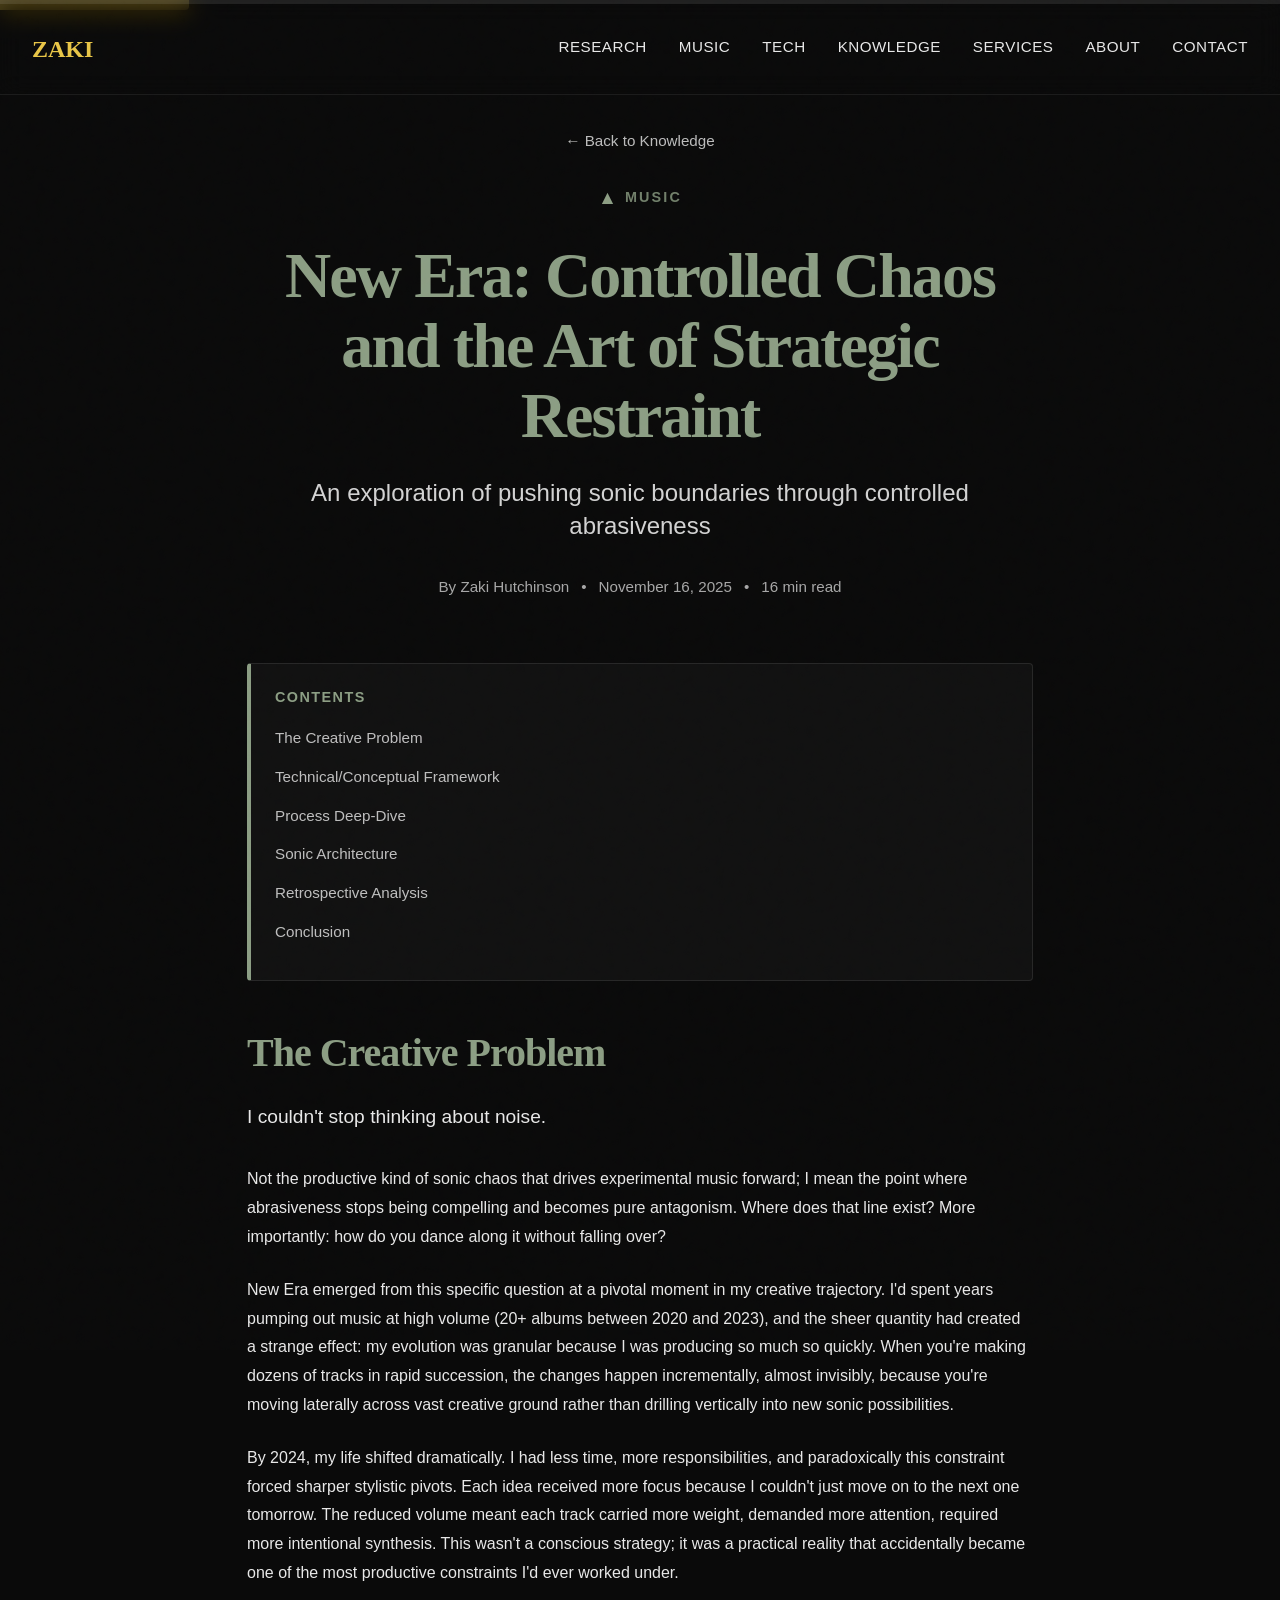
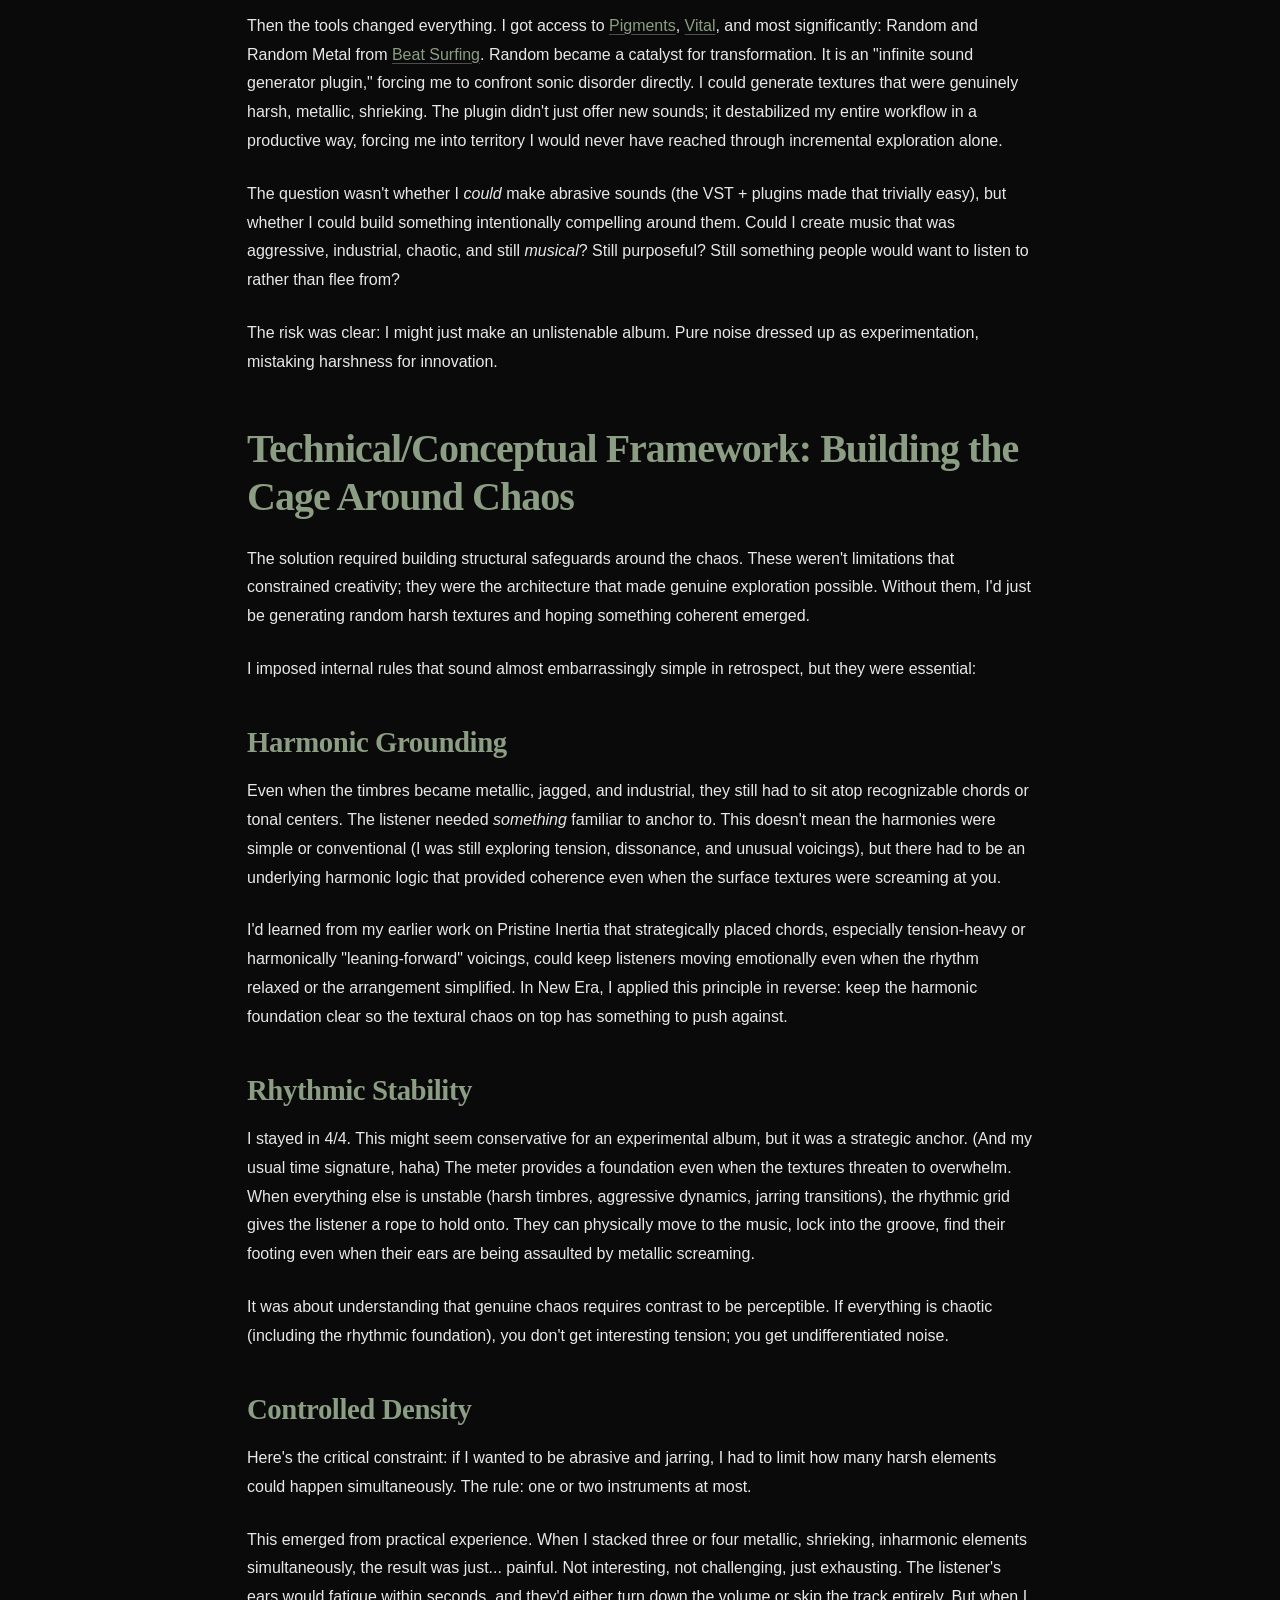
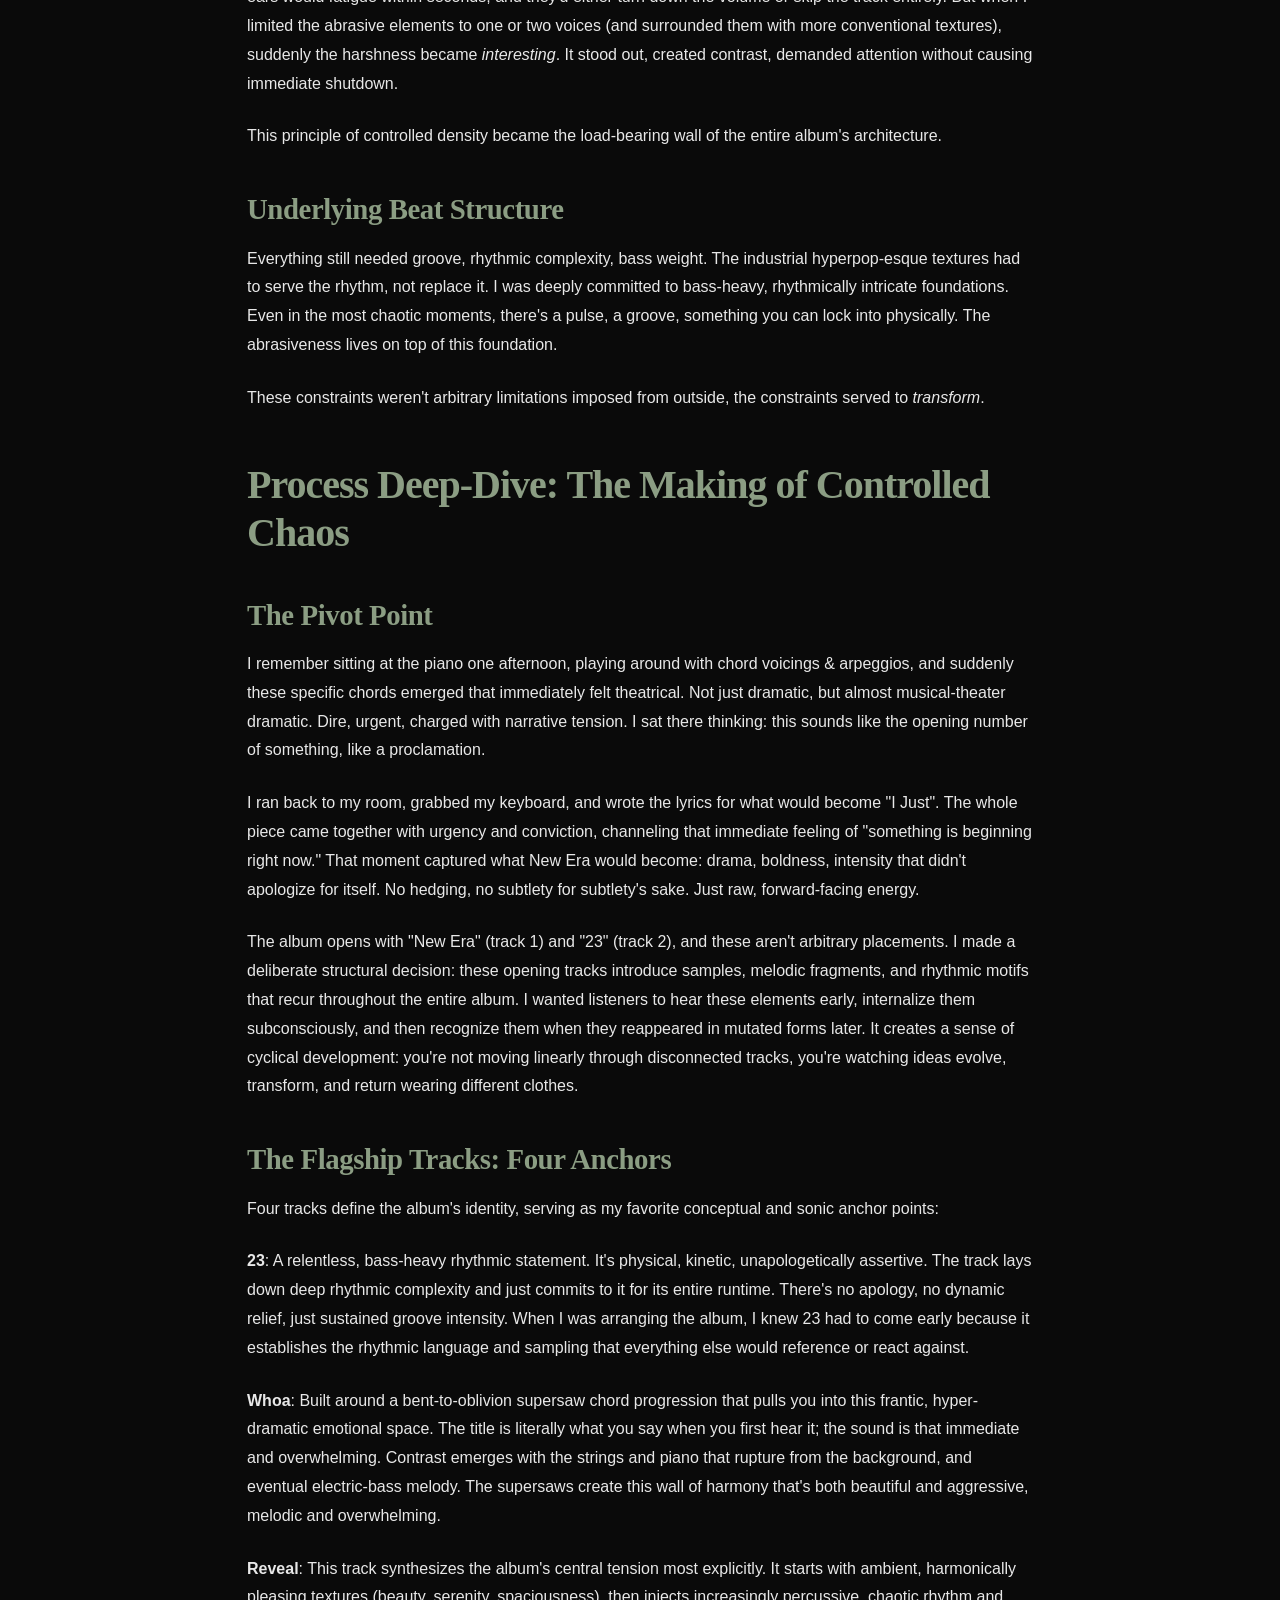
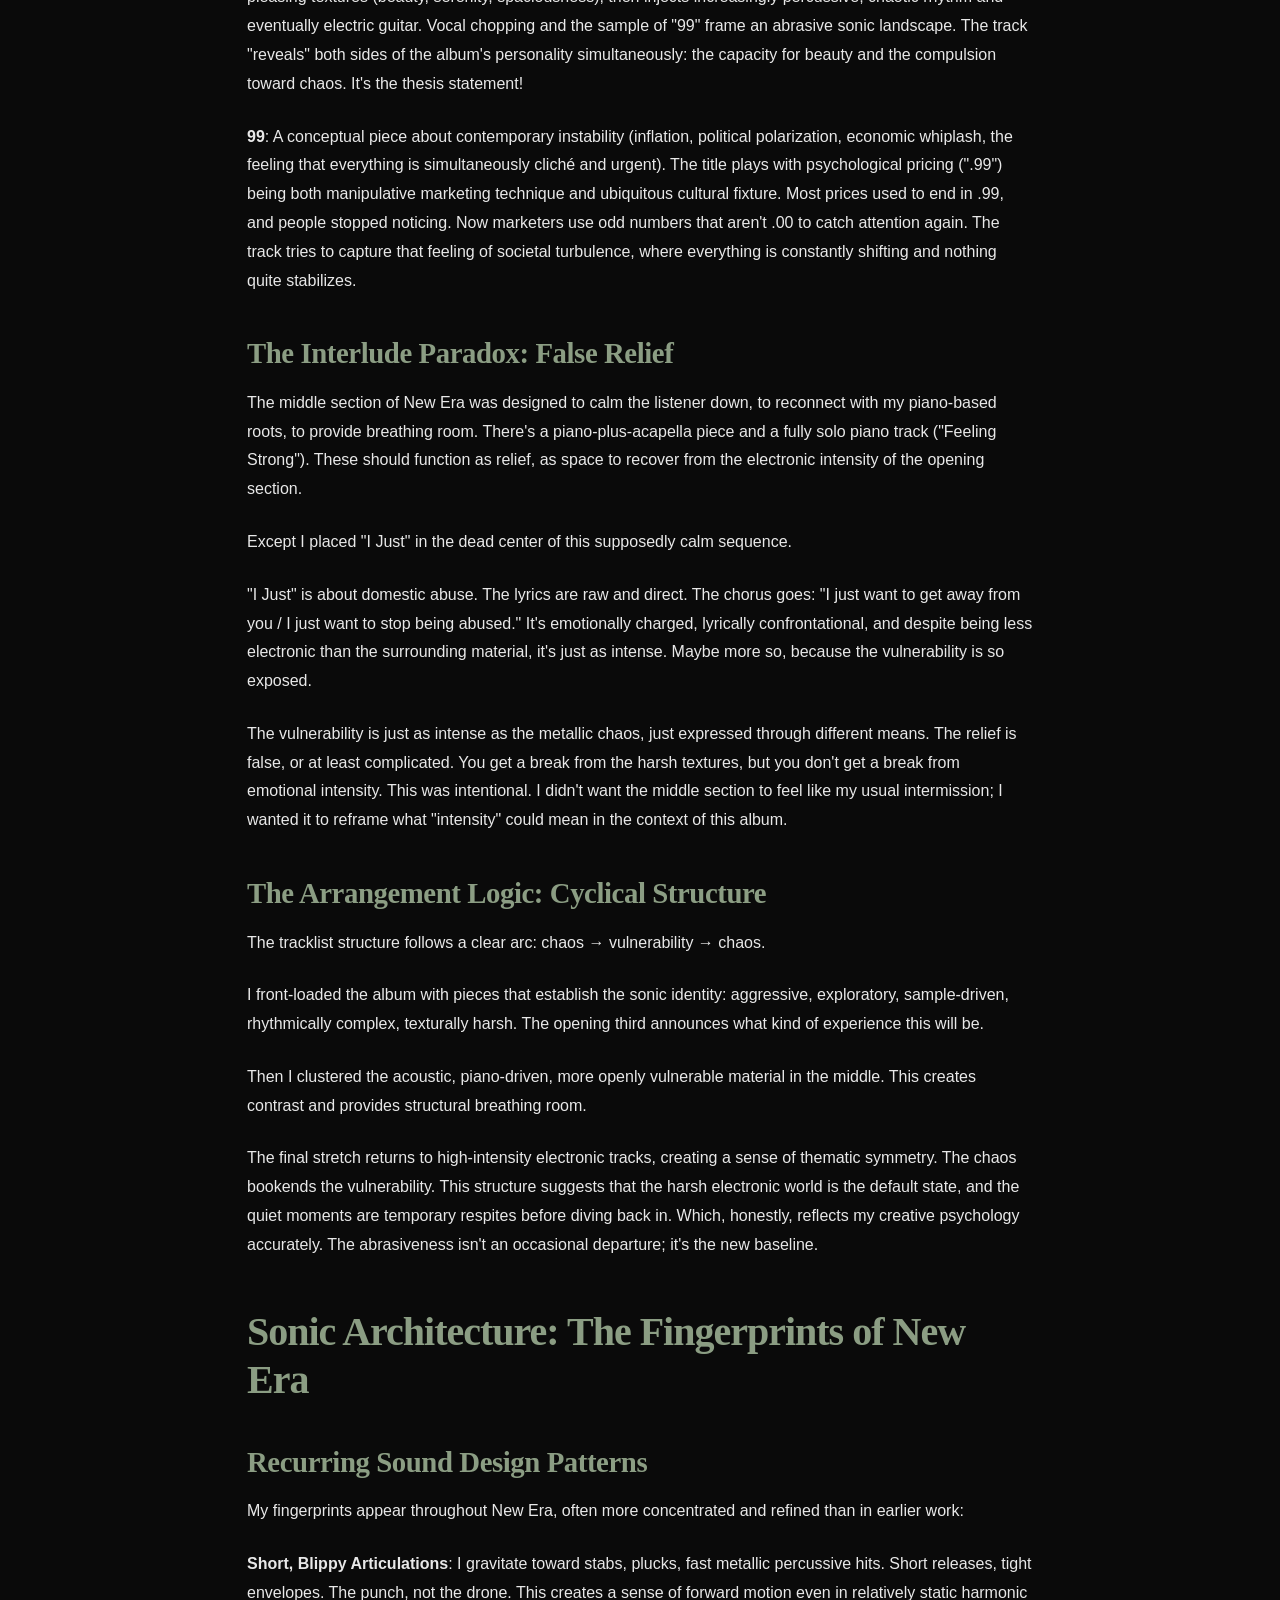
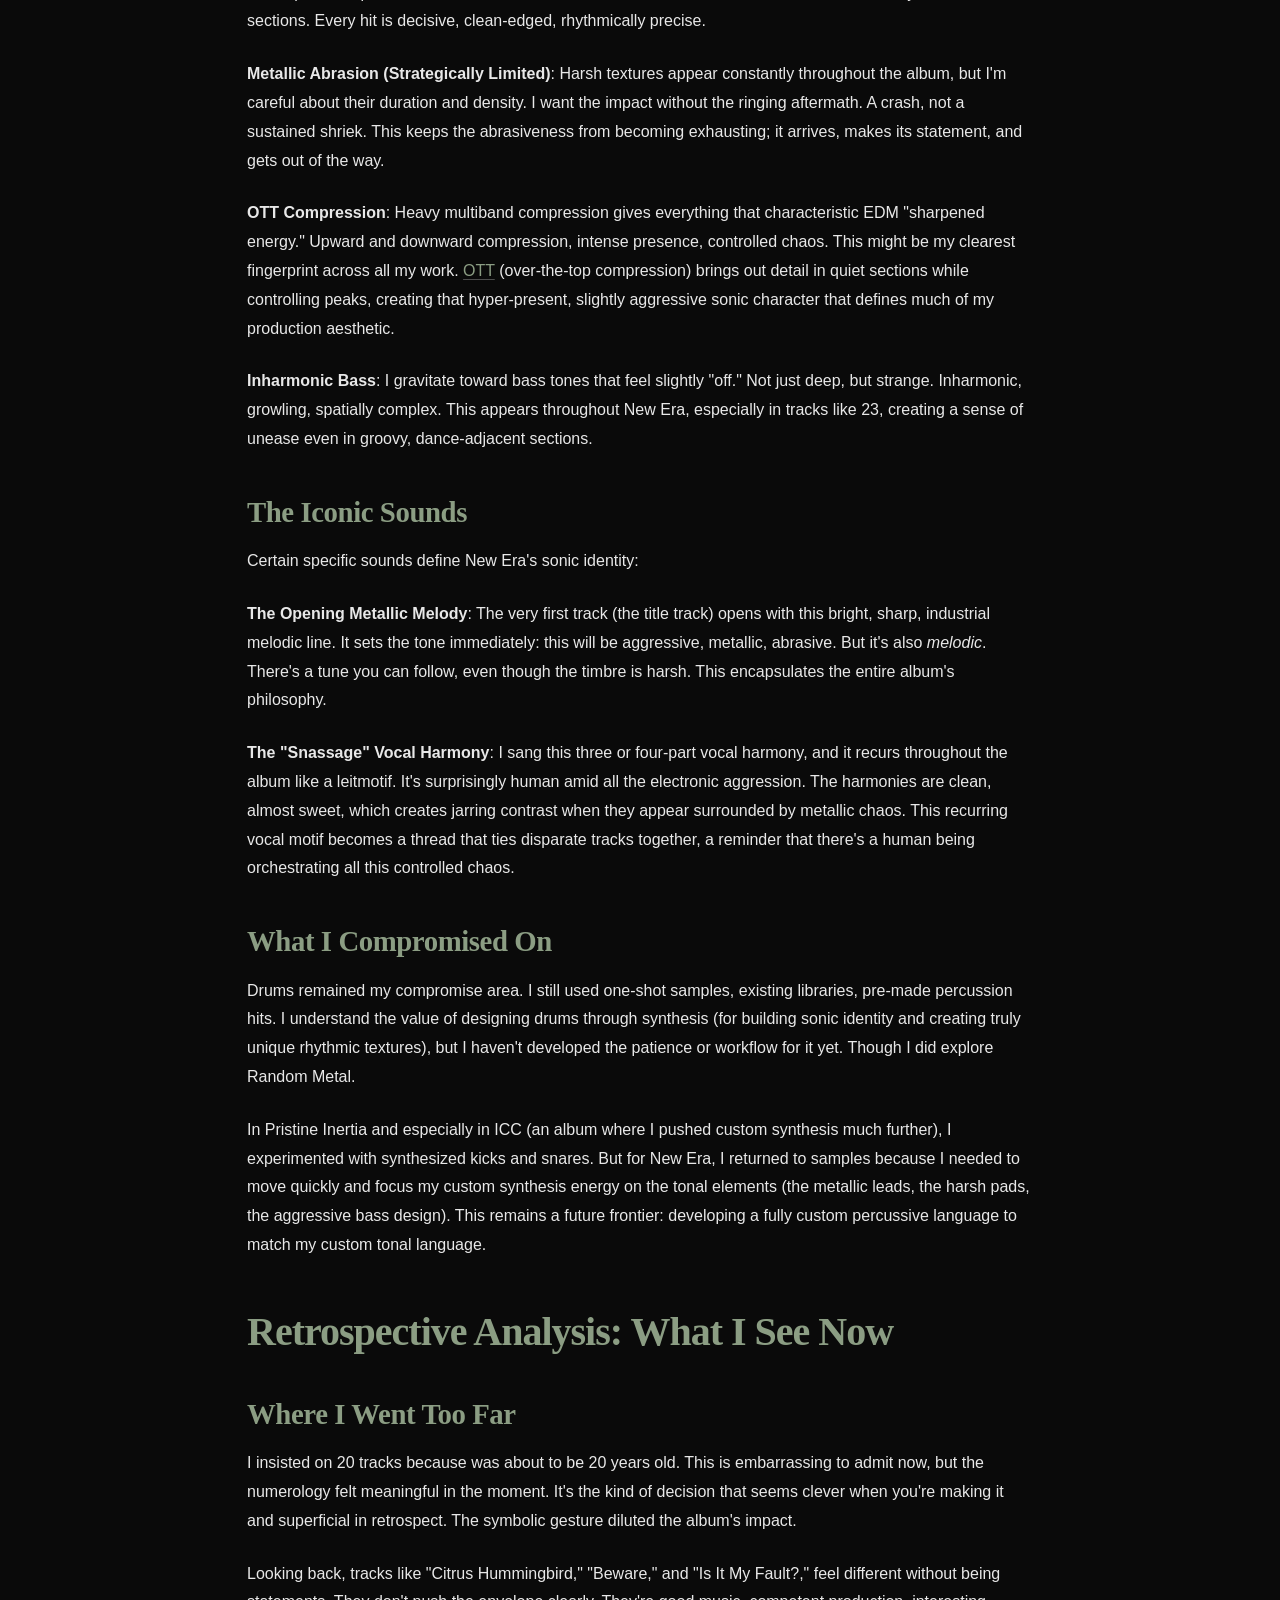
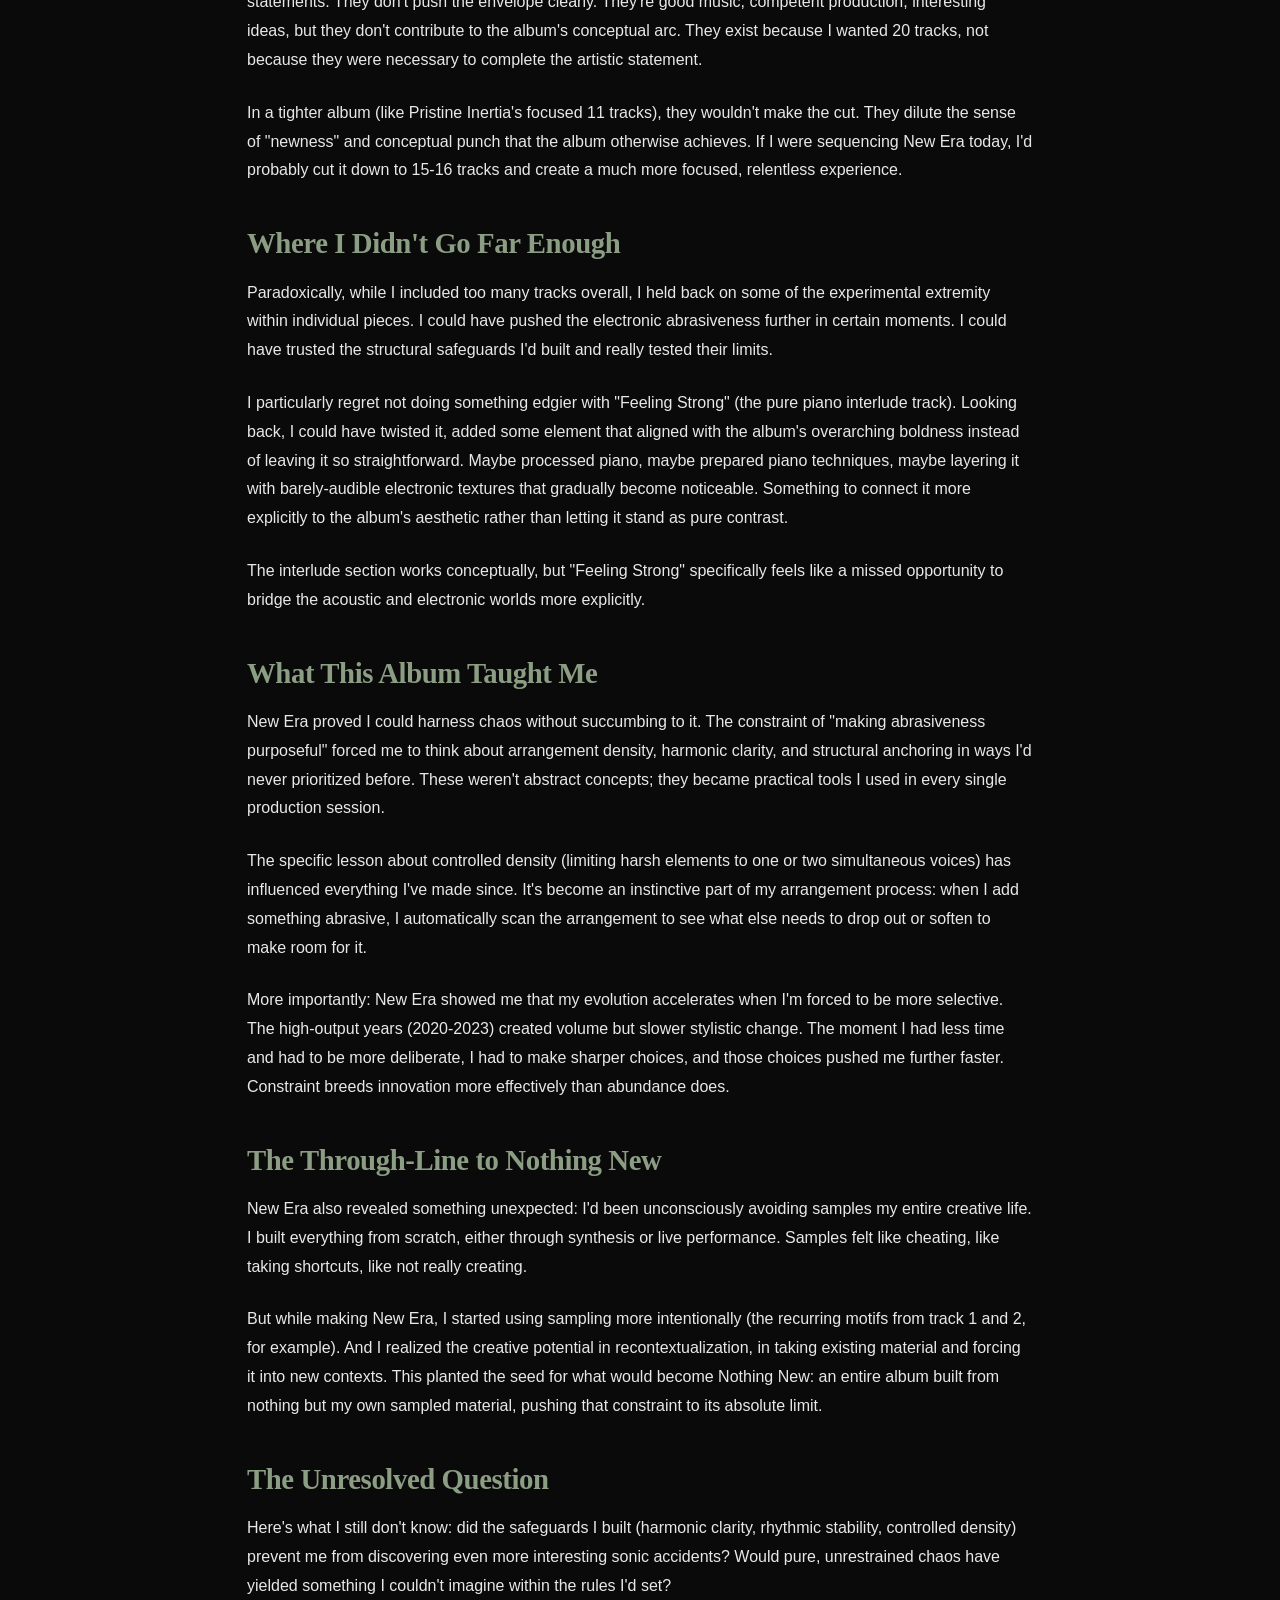
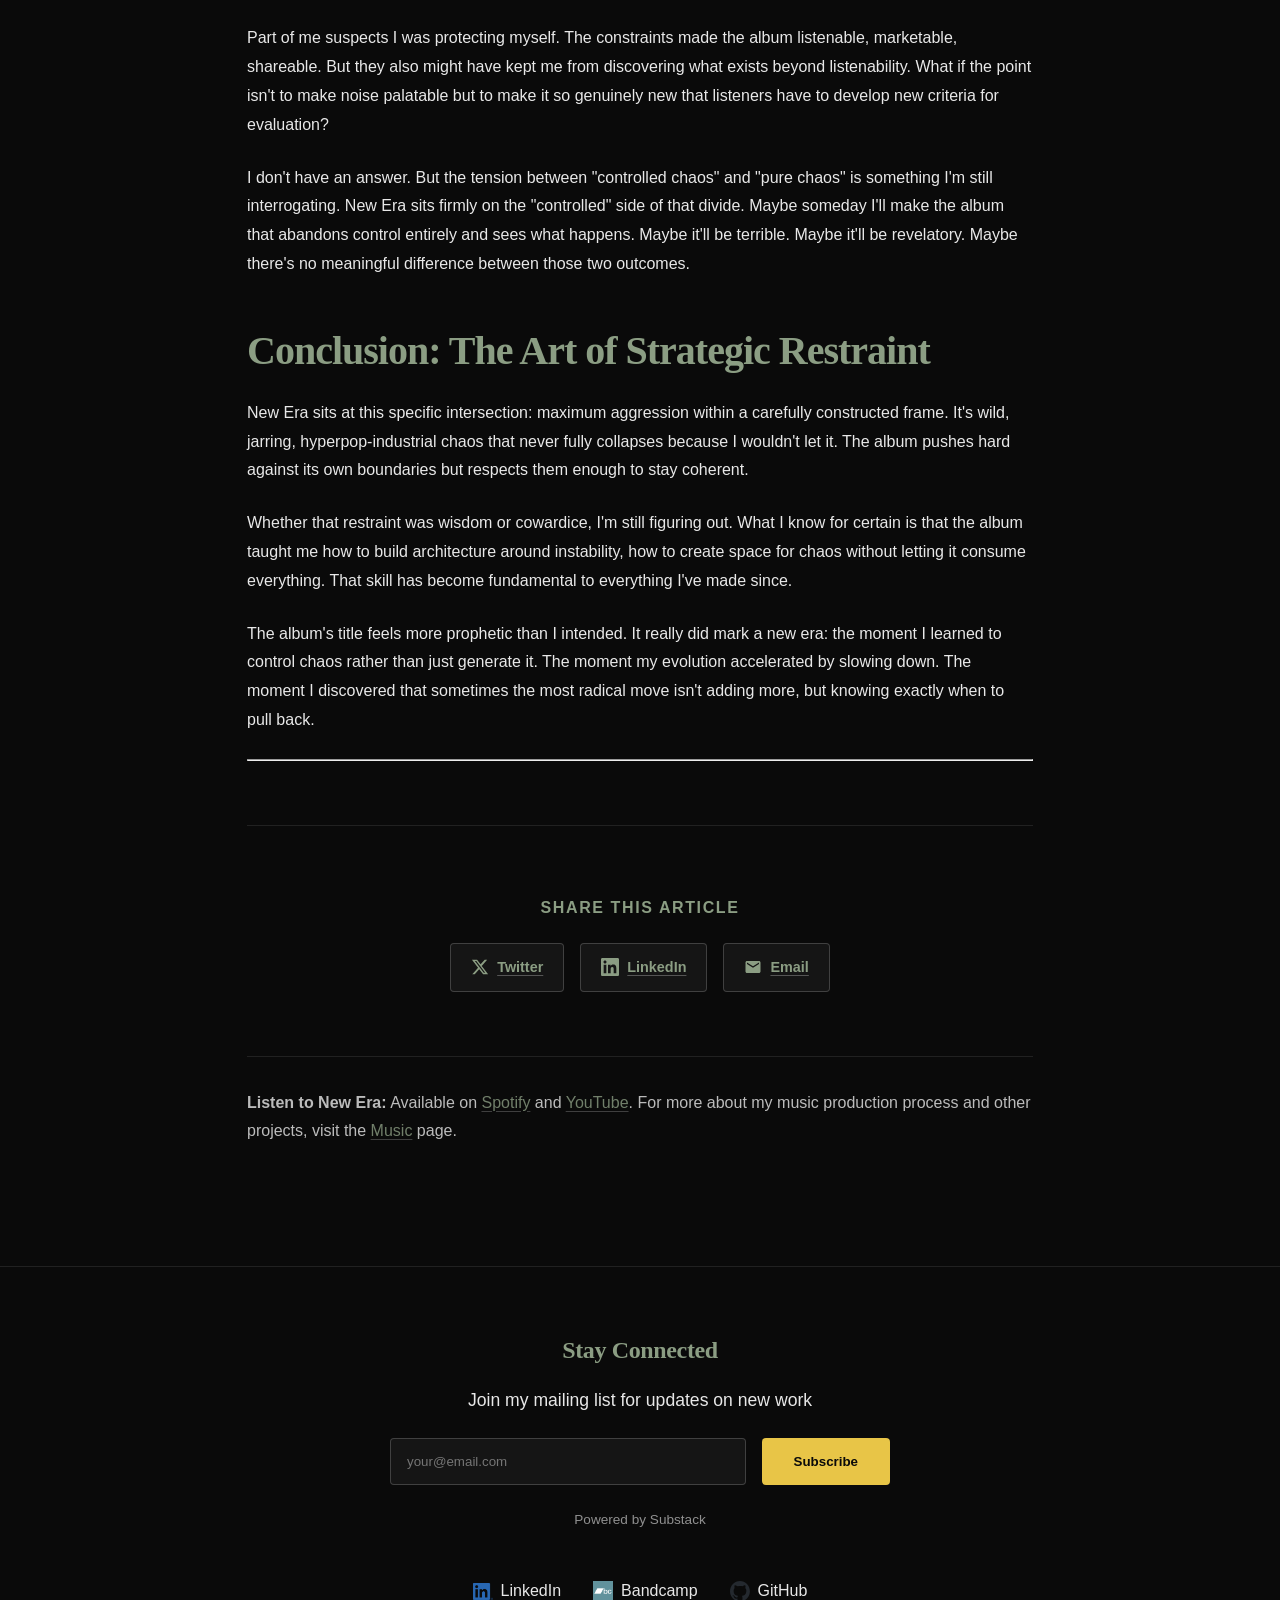
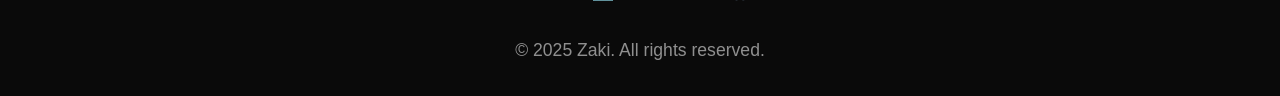
<file: knowledge/new-era.html>
<!DOCTYPE html>
<html lang="en">
<head>
  <meta charset="UTF-8">
  <meta name="viewport" content="width=device-width, initial-scale=1.0">
  <title>New Era: Controlled Chaos and the Art of Strategic Restraint - Zaki</title>

  <!-- Primary Meta Tags -->
  <meta name="title" content="New Era: Controlled Chaos and the Art of Strategic Restraint - Zaki">
  <meta name="description" content="An exploration of pushing sonic boundaries through controlled abrasiveness. How strategic constraints enabled genuine chaos without collapse, and what happens when you ask: how harsh can music become while remaining compelling?">
  <meta name="keywords" content="music production, sound design, experimental music, hyperpop, industrial music, Logic Pro, synthesis, creative constraints">
  <meta name="author" content="Zaki">
  <meta name="robots" content="index, follow">

  <!-- Security Headers -->
  <meta http-equiv="Content-Security-Policy" content="default-src 'self'; script-src 'self' https://cdnjs.cloudflare.com https://assets.calendly.com; style-src 'self' https://fonts.googleapis.com https://cdnjs.cloudflare.com; font-src 'self' https://fonts.gstatic.com; img-src 'self' data: https:; connect-src 'self' https://assets.calendly.com; frame-src https://calendly.com;">

  <!-- Open Graph / Facebook -->
  <meta property="og:type" content="article">
  <meta property="og:url" content="https://scilentsymphony.github.io/portfolio/knowledge/new-era.html">
  <meta property="og:title" content="New Era: Controlled Chaos and the Art of Strategic Restraint - Zaki">
  <meta property="og:description" content="An exploration of pushing sonic boundaries through controlled abrasiveness. How strategic constraints enabled genuine chaos without collapse.">
  <meta property="og:image" content="https://scilentsymphony.github.io/portfolio/images/og-image.jpg">

  <!-- Twitter -->
  <meta property="twitter:card" content="summary_large_image">
  <meta property="twitter:url" content="https://scilentsymphony.github.io/portfolio/knowledge/new-era.html">
  <meta property="twitter:title" content="New Era: Controlled Chaos and the Art of Strategic Restraint - Zaki">
  <meta property="twitter:description" content="An exploration of pushing sonic boundaries through controlled abrasiveness. How strategic constraints enabled genuine chaos without collapse.">
  <meta property="twitter:image" content="https://scilentsymphony.github.io/portfolio/images/og-image.jpg">

  <!-- Additional SEO -->
  <link rel="canonical" href="https://scilentsymphony.github.io/portfolio/knowledge/new-era.html">

  <!-- Resource Hints for Performance -->
  <link rel="dns-prefetch" href="https://fonts.googleapis.com">
  <link rel="dns-prefetch" href="https://cdnjs.cloudflare.com">
  <link rel="preconnect" href="https://fonts.gstatic.com" crossorigin>
  <link rel="preconnect" href="https://cdnjs.cloudflare.com" crossorigin>

  <!-- Preload Critical Assets -->
  <link rel="preload" href="../css/style.min.css" as="style">
  <link rel="preload" href="css/knowledge.css" as="style">
  <link rel="preload" href="https://fonts.googleapis.com/css2?family=Inter:wght@400;600&family=Playfair+Display:wght@400;700&display=swap" as="style">

  <!-- Favicon -->
  <link rel="icon" type="image/x-icon" href="/favicon.ico">
  <link rel="icon" type="image/svg+xml" href="../images/favicon.svg">
  <link rel="icon" type="image/png" sizes="32x32" href="../images/favicon-32x32.png">
  <link rel="icon" type="image/png" sizes="16x16" href="../images/favicon-16x16.png">
  <link rel="apple-touch-icon" sizes="180x180" href="../images/apple-touch-icon.png">
  <link rel="manifest" href="/site.webmanifest">

  <!-- Google Fonts -->
  <link rel="preconnect" href="https://fonts.googleapis.com">
  <link rel="preconnect" href="https://fonts.gstatic.com" crossorigin>
  <link href="https://fonts.googleapis.com/css2?family=Playfair+Display:wght@400;700&family=Inter:wght@400;600&display=swap" rel="stylesheet">

  <!-- Stylesheets -->
  <link rel="stylesheet" href="../css/style.min.css">
  <link rel="stylesheet" href="css/knowledge.css">

  <!-- Structured Data (JSON-LD) for SEO -->
  <script type="application/ld+json" src="../data/knowledge-new-era.json"></script>
</head>
<body class="knowledge post-music">
  <!-- Reading Progress Bar -->
  <div class="reading-progress">
    <div class="reading-progress-bar" id="progressBar"></div>
  </div>

  <!-- Skip Link for Accessibility -->
  <a href="#main-content" class="skip-link">Skip to main content</a>

  <!-- Slide-out Menu -->
  <div class="slide-menu-overlay" aria-hidden="true"></div>
  <nav id="mobile-slide-menu" class="slide-menu" aria-label="Mobile navigation" aria-hidden="true">
    <div class="slide-menu-header">
      <span class="slide-menu-logo">ZAKI</span>
      <button class="slide-menu-close" data-menu-initial="true" aria-label="Close navigation menu">&times;</button>
    </div>
    <ul class="slide-menu-links">
      <li><a href="../index.html">Home</a></li>
      <li><a href="../research.html">Research</a></li>
      <li><a href="../music.html">Music</a></li>
      <li><a href="../tech.html">Tech</a></li>
      <li><a href="index.html" class="active">Knowledge</a></li>
      <li><a href="../services.html">Services</a></li>
      <li><a href="../about.html">About</a></li>
      <li><a href="../contact.html">Contact</a></li>
    </ul>
  </nav>

  <!-- Desktop Navigation -->
  <nav id="mainNav" class="nav-expanded" aria-label="Main navigation">
    <div class="nav-container">
      <a href="../index.html" class="nav-logo">ZAKI<span class="nav-shape" data-page="knowledge">◆</span></a>
      <ul class="nav-links">
        <li><a href="../research.html">RESEARCH</a></li>
        <li><a href="../music.html">MUSIC</a></li>
        <li><a href="../tech.html">TECH</a></li>
        <li><a href="index.html" class="active" aria-current="page">KNOWLEDGE</a></li>
        <li><a href="../services.html">SERVICES</a></li>
        <li><a href="../about.html">ABOUT</a></li>
        <li><a href="../contact.html">CONTACT</a></li>
      </ul>
      <!-- Mobile Hamburger Menu -->
      <button class="hamburger-btn" aria-label="Open navigation menu" aria-expanded="false" aria-controls="mobile-slide-menu">
        <span class="hamburger-line"></span>
        <span class="hamburger-line"></span>
        <span class="hamburger-line"></span>
      </button>
    </div>
  </nav>

  <main id="main-content">
    <!-- Post Header -->
    <header class="post-header">
      <nav class="post-breadcrumb" aria-label="Breadcrumb">
        <a href="index.html" class="back-link">← Back to Knowledge</a>
      </nav>

      <div class="post-category-header" data-category="music">
        <span class="category-icon" aria-hidden="true">▲</span>
        <span class="category-label">Music</span>
      </div>

      <h1 class="post-title-main">New Era: Controlled Chaos and the Art of Strategic Restraint</h1>
      <p class="post-subtitle">An exploration of pushing sonic boundaries through controlled abrasiveness</p>

      <div class="post-byline">
        <span>By Zaki Hutchinson</span>
        <span aria-hidden="true">•</span>
        <time datetime="2025-11-16">November 16, 2025</time>
        <span aria-hidden="true">•</span>
        <span>16 min read</span>
      </div>
    </header>

    <!-- Post Content -->
    <article class="post-content">
      <!-- Table of Contents -->
      <nav class="article-toc" aria-label="Table of Contents">
        <h3>Contents</h3>
        <ul>
          <li><a href="#creative-problem">The Creative Problem</a></li>
          <li><a href="#framework">Technical/Conceptual Framework</a></li>
          <li><a href="#process">Process Deep-Dive</a></li>
          <li><a href="#sonic-architecture">Sonic Architecture</a></li>
          <li><a href="#retrospective">Retrospective Analysis</a></li>
          <li><a href="#conclusion">Conclusion</a></li>
        </ul>
      </nav>

      <h2 id="creative-problem">The Creative Problem</h2>

      <p class="lead-paragraph">
        I couldn't stop thinking about noise.
      </p>

      <p>
        Not the productive kind of sonic chaos that drives experimental music forward; I mean the point where abrasiveness stops being compelling and becomes pure antagonism. Where does that line exist? More importantly: how do you dance along it without falling over?
      </p>

      <p>
        New Era emerged from this specific question at a pivotal moment in my creative trajectory. I'd spent years pumping out music at high volume (20+ albums between 2020 and 2023), and the sheer quantity had created a strange effect: my evolution was granular because I was producing so much so quickly. When you're making dozens of tracks in rapid succession, the changes happen incrementally, almost invisibly, because you're moving laterally across vast creative ground rather than drilling vertically into new sonic possibilities.
      </p>

      <p>
        By 2024, my life shifted dramatically. I had less time, more responsibilities, and paradoxically this constraint forced sharper stylistic pivots. Each idea received more focus because I couldn't just move on to the next one tomorrow. The reduced volume meant each track carried more weight, demanded more attention, required more intentional synthesis. This wasn't a conscious strategy; it was a practical reality that accidentally became one of the most productive constraints I'd ever worked under.
      </p>

      <p>
        Then the tools changed everything. I got access to <a href="https://www.arturia.com/products/software-instruments/pigments/overview" target="_blank" rel="noopener noreferrer">Pigments</a>, <a href="https://vital.audio/" target="_blank" rel="noopener noreferrer">Vital</a>, and most significantly: Random and Random Metal from <a href="https://beatsurfing.com/" target="_blank" rel="noopener noreferrer">Beat Surfing</a>. Random became a catalyst for transformation. It is an "infinite sound generator plugin," forcing me to confront sonic disorder directly. I could generate textures that were genuinely harsh, metallic, shrieking. The plugin didn't just offer new sounds; it destabilized my entire workflow in a productive way, forcing me into territory I would never have reached through incremental exploration alone.
      </p>

      <p>
        The question wasn't whether I <em>could</em> make abrasive sounds (the VST + plugins made that trivially easy), but whether I could build something intentionally compelling around them. Could I create music that was aggressive, industrial, chaotic, and still <em>musical</em>? Still purposeful? Still something people would want to listen to rather than flee from?
      </p>

      <p>
        The risk was clear: I might just make an unlistenable album. Pure noise dressed up as experimentation, mistaking harshness for innovation.
      </p>

      <h2 id="framework">Technical/Conceptual Framework: Building the Cage Around Chaos</h2>

      <p>
        The solution required building structural safeguards around the chaos. These weren't limitations that constrained creativity; they were the architecture that made genuine exploration possible. Without them, I'd just be generating random harsh textures and hoping something coherent emerged.
      </p>

      <p>
        I imposed internal rules that sound almost embarrassingly simple in retrospect, but they were essential:
      </p>

      <h3>Harmonic Grounding</h3>

      <p>
        Even when the timbres became metallic, jagged, and industrial, they still had to sit atop recognizable chords or tonal centers. The listener needed <em>something</em> familiar to anchor to. This doesn't mean the harmonies were simple or conventional (I was still exploring tension, dissonance, and unusual voicings), but there had to be an underlying harmonic logic that provided coherence even when the surface textures were screaming at you.
      </p>

      <p>
        I'd learned from my earlier work on Pristine Inertia that strategically placed chords, especially tension-heavy or harmonically "leaning-forward" voicings, could keep listeners moving emotionally even when the rhythm relaxed or the arrangement simplified. In New Era, I applied this principle in reverse: keep the harmonic foundation clear so the textural chaos on top has something to push against.
      </p>

      <h3>Rhythmic Stability</h3>

      <p>
        I stayed in 4/4. This might seem conservative for an experimental album, but it was a strategic anchor. (And my usual time signature, haha) The meter provides a foundation even when the textures threaten to overwhelm. When everything else is unstable (harsh timbres, aggressive dynamics, jarring transitions), the rhythmic grid gives the listener a rope to hold onto. They can physically move to the music, lock into the groove, find their footing even when their ears are being assaulted by metallic screaming.
      </p>

      <p>
        It was about understanding that genuine chaos requires contrast to be perceptible. If everything is chaotic (including the rhythmic foundation), you don't get interesting tension; you get undifferentiated noise.
      </p>

      <h3>Controlled Density</h3>

      <p>
        Here's the critical constraint: if I wanted to be abrasive and jarring, I had to limit how many harsh elements could happen simultaneously. The rule: one or two instruments at most.
      </p>

      <p>
        This emerged from practical experience. When I stacked three or four metallic, shrieking, inharmonic elements simultaneously, the result was just... painful. Not interesting, not challenging, just exhausting. The listener's ears would fatigue within seconds, and they'd either turn down the volume or skip the track entirely. But when I limited the abrasive elements to one or two voices (and surrounded them with more conventional textures), suddenly the harshness became <em>interesting</em>. It stood out, created contrast, demanded attention without causing immediate shutdown.
      </p>

      <p>
        This principle of controlled density became the load-bearing wall of the entire album's architecture.
      </p>

      <h3>Underlying Beat Structure</h3>

      <p>
        Everything still needed groove, rhythmic complexity, bass weight. The industrial hyperpop-esque textures had to serve the rhythm, not replace it. I was deeply committed to bass-heavy, rhythmically intricate foundations. Even in the most chaotic moments, there's a pulse, a groove, something you can lock into physically. The abrasiveness lives on top of this foundation.
      </p>

      <p>
        These constraints weren't arbitrary limitations imposed from outside, the constraints served to <em>transform</em>.
      </p>

      <h2 id="process">Process Deep-Dive: The Making of Controlled Chaos</h2>

      <h3>The Pivot Point</h3>

      <p>
        I remember sitting at the piano one afternoon, playing around with chord voicings & arpeggios, and suddenly these specific chords emerged that immediately felt theatrical. Not just dramatic, but almost musical-theater dramatic. Dire, urgent, charged with narrative tension. I sat there thinking: this sounds like the opening number of something, like a proclamation.
      </p>

      <p>
        I ran back to my room, grabbed my keyboard, and wrote the lyrics for what would become "I Just". The whole piece came together with urgency and conviction, channeling that immediate feeling of "something is beginning right now." That moment captured what New Era would become: drama, boldness, intensity that didn't apologize for itself. No hedging, no subtlety for subtlety's sake. Just raw, forward-facing energy.
      </p>

      <p>
        The album opens with "New Era" (track 1) and "23" (track 2), and these aren't arbitrary placements. I made a deliberate structural decision: these opening tracks introduce samples, melodic fragments, and rhythmic motifs that recur throughout the entire album. I wanted listeners to hear these elements early, internalize them subconsciously, and then recognize them when they reappeared in mutated forms later. It creates a sense of cyclical development: you're not moving linearly through disconnected tracks, you're watching ideas evolve, transform, and return wearing different clothes.
      </p>

      <h3>The Flagship Tracks: Four Anchors</h3>

      <p>
        Four tracks define the album's identity, serving as my favorite conceptual and sonic anchor points:
      </p>

      <p>
        <strong>23</strong>: A relentless, bass-heavy rhythmic statement. It's physical, kinetic, unapologetically assertive. The track lays down deep rhythmic complexity and just commits to it for its entire runtime. There's no apology, no dynamic relief, just sustained groove intensity. When I was arranging the album, I knew 23 had to come early because it establishes the rhythmic language and sampling that everything else would reference or react against.
      </p>

      <p>
        <strong>Whoa</strong>: Built around a bent-to-oblivion supersaw chord progression that pulls you into this frantic, hyper-dramatic emotional space. The title is literally what you say when you first hear it; the sound is that immediate and overwhelming. Contrast emerges with the strings and piano that rupture from the background, and eventual electric-bass melody. The supersaws create this wall of harmony that's both beautiful and aggressive, melodic and overwhelming.
      </p>

      <p>
        <strong>Reveal</strong>: This track synthesizes the album's central tension most explicitly. It starts with ambient, harmonically pleasing textures (beauty, serenity, spaciousness), then injects increasingly percussive, chaotic rhythm and eventually electric guitar. Vocal chopping and the sample of "99" frame an abrasive sonic landscape. The track "reveals" both sides of the album's personality simultaneously: the capacity for beauty and the compulsion toward chaos. It's the thesis statement!
      </p>

      <p>
        <strong>99</strong>: A conceptual piece about contemporary instability (inflation, political polarization, economic whiplash, the feeling that everything is simultaneously cliché and urgent). The title plays with psychological pricing (".99") being both manipulative marketing technique and ubiquitous cultural fixture. Most prices used to end in .99, and people stopped noticing. Now marketers use odd numbers that aren't .00 to catch attention again. The track tries to capture that feeling of societal turbulence, where everything is constantly shifting and nothing quite stabilizes.
      </p>

      <h3>The Interlude Paradox: False Relief</h3>

      <p>
        The middle section of New Era was designed to calm the listener down, to reconnect with my piano-based roots, to provide breathing room. There's a piano-plus-acapella piece and a fully solo piano track ("Feeling Strong"). These should function as relief, as space to recover from the electronic intensity of the opening section.
      </p>

      <p>
        Except I placed "I Just" in the dead center of this supposedly calm sequence.
      </p>

      <p>
        "I Just" is about domestic abuse. The lyrics are raw and direct. The chorus goes: "I just want to get away from you / I just want to stop being abused." It's emotionally charged, lyrically confrontational, and despite being less electronic than the surrounding material, it's just as intense. Maybe more so, because the vulnerability is so exposed.
      </p>

      <p>
        The vulnerability is just as intense as the metallic chaos, just expressed through different means. The relief is false, or at least complicated. You get a break from the harsh textures, but you don't get a break from emotional intensity. This was intentional. I didn't want the middle section to feel like my usual intermission; I wanted it to reframe what "intensity" could mean in the context of this album.
      </p>

      <h3>The Arrangement Logic: Cyclical Structure</h3>

      <p>
        The tracklist structure follows a clear arc: chaos → vulnerability → chaos.
      </p>

      <p>
        I front-loaded the album with pieces that establish the sonic identity: aggressive, exploratory, sample-driven, rhythmically complex, texturally harsh. The opening third announces what kind of experience this will be.
      </p>

      <p>
        Then I clustered the acoustic, piano-driven, more openly vulnerable material in the middle. This creates contrast and provides structural breathing room.
      </p>

      <p>
        The final stretch returns to high-intensity electronic tracks, creating a sense of thematic symmetry. The chaos bookends the vulnerability. This structure suggests that the harsh electronic world is the default state, and the quiet moments are temporary respites before diving back in. Which, honestly, reflects my creative psychology accurately. The abrasiveness isn't an occasional departure; it's the new baseline.
      </p>

      <h2 id="sonic-architecture">Sonic Architecture: The Fingerprints of New Era</h2>

      <h3>Recurring Sound Design Patterns</h3>

      <p>
        My fingerprints appear throughout New Era, often more concentrated and refined than in earlier work:
      </p>

      <p>
        <strong>Short, Blippy Articulations</strong>: I gravitate toward stabs, plucks, fast metallic percussive hits. Short releases, tight envelopes. The punch, not the drone. This creates a sense of forward motion even in relatively static harmonic sections. Every hit is decisive, clean-edged, rhythmically precise.
      </p>

      <p>
        <strong>Metallic Abrasion (Strategically Limited)</strong>: Harsh textures appear constantly throughout the album, but I'm careful about their duration and density. I want the impact without the ringing aftermath. A crash, not a sustained shriek. This keeps the abrasiveness from becoming exhausting; it arrives, makes its statement, and gets out of the way.
      </p>

      <p>
        <strong>OTT Compression</strong>: Heavy multiband compression gives everything that characteristic EDM "sharpened energy." Upward and downward compression, intense presence, controlled chaos. This might be my clearest fingerprint across all my work. <a href="https://xferrecords.com/freeware" target="_blank" rel="noopener noreferrer">OTT</a> (over-the-top compression) brings out detail in quiet sections while controlling peaks, creating that hyper-present, slightly aggressive sonic character that defines much of my production aesthetic.
      </p>

      <p>
        <strong>Inharmonic Bass</strong>: I gravitate toward bass tones that feel slightly "off." Not just deep, but strange. Inharmonic, growling, spatially complex. This appears throughout New Era, especially in tracks like 23, creating a sense of unease even in groovy, dance-adjacent sections.
      </p>

      <h3>The Iconic Sounds</h3>

      <p>
        Certain specific sounds define New Era's sonic identity:
      </p>

      <p>
        <strong>The Opening Metallic Melody</strong>: The very first track (the title track) opens with this bright, sharp, industrial melodic line. It sets the tone immediately: this will be aggressive, metallic, abrasive. But it's also <em>melodic</em>. There's a tune you can follow, even though the timbre is harsh. This encapsulates the entire album's philosophy.
      </p>

      <p>
        <strong>The "Snassage" Vocal Harmony</strong>: I sang this three or four-part vocal harmony, and it recurs throughout the album like a leitmotif. It's surprisingly human amid all the electronic aggression. The harmonies are clean, almost sweet, which creates jarring contrast when they appear surrounded by metallic chaos. This recurring vocal motif becomes a thread that ties disparate tracks together, a reminder that there's a human being orchestrating all this controlled chaos.
      </p>

      <h3>What I Compromised On</h3>

      <p>
        Drums remained my compromise area. I still used one-shot samples, existing libraries, pre-made percussion hits. I understand the value of designing drums through synthesis (for building sonic identity and creating truly unique rhythmic textures), but I haven't developed the patience or workflow for it yet. Though I did explore Random Metal.
      </p>

      <p>
        In Pristine Inertia and especially in ICC (an album where I pushed custom synthesis much further), I experimented with synthesized kicks and snares. But for New Era, I returned to samples because I needed to move quickly and focus my custom synthesis energy on the tonal elements (the metallic leads, the harsh pads, the aggressive bass design). This remains a future frontier: developing a fully custom percussive language to match my custom tonal language.
      </p>

      <h2 id="retrospective">Retrospective Analysis: What I See Now</h2>

      <h3>Where I Went Too Far</h3>

      <p>
        I insisted on 20 tracks because was about to be 20 years old. This is embarrassing to admit now, but the numerology felt meaningful in the moment. It's the kind of decision that seems clever when you're making it and superficial in retrospect. The symbolic gesture diluted the album's impact.
      </p>

      <p>
        Looking back, tracks like "Citrus Hummingbird," "Beware," and "Is It My Fault?," feel different without being statements. They don't push the envelope clearly. They're good music, competent production, interesting ideas, but they don't contribute to the album's conceptual arc. They exist because I wanted 20 tracks, not because they were necessary to complete the artistic statement.
      </p>

      <p>
        In a tighter album (like Pristine Inertia's focused 11 tracks), they wouldn't make the cut. They dilute the sense of "newness" and conceptual punch that the album otherwise achieves. If I were sequencing New Era today, I'd probably cut it down to 15-16 tracks and create a much more focused, relentless experience.
      </p>

      <h3>Where I Didn't Go Far Enough</h3>

      <p>
        Paradoxically, while I included too many tracks overall, I held back on some of the experimental extremity within individual pieces. I could have pushed the electronic abrasiveness further in certain moments. I could have trusted the structural safeguards I'd built and really tested their limits.
      </p>

      <p>
        I particularly regret not doing something edgier with "Feeling Strong" (the pure piano interlude track). Looking back, I could have twisted it, added some element that aligned with the album's overarching boldness instead of leaving it so straightforward. Maybe processed piano, maybe prepared piano techniques, maybe layering it with barely-audible electronic textures that gradually become noticeable. Something to connect it more explicitly to the album's aesthetic rather than letting it stand as pure contrast.
      </p>

      <p>
        The interlude section works conceptually, but "Feeling Strong" specifically feels like a missed opportunity to bridge the acoustic and electronic worlds more explicitly.
      </p>

      <h3>What This Album Taught Me</h3>

      <p>
        New Era proved I could harness chaos without succumbing to it. The constraint of "making abrasiveness purposeful" forced me to think about arrangement density, harmonic clarity, and structural anchoring in ways I'd never prioritized before. These weren't abstract concepts; they became practical tools I used in every single production session.
      </p>

      <p>
        The specific lesson about controlled density (limiting harsh elements to one or two simultaneous voices) has influenced everything I've made since. It's become an instinctive part of my arrangement process: when I add something abrasive, I automatically scan the arrangement to see what else needs to drop out or soften to make room for it.
      </p>

      <p>
        More importantly: New Era showed me that my evolution accelerates when I'm forced to be more selective. The high-output years (2020-2023) created volume but slower stylistic change. The moment I had less time and had to be more deliberate, I had to make sharper choices, and those choices pushed me further faster. Constraint breeds innovation more effectively than abundance does.
      </p>

      <h3>The Through-Line to Nothing New</h3>

      <p>
        New Era also revealed something unexpected: I'd been unconsciously avoiding samples my entire creative life. I built everything from scratch, either through synthesis or live performance. Samples felt like cheating, like taking shortcuts, like not really creating.
      </p>

      <p>
        But while making New Era, I started using sampling more intentionally (the recurring motifs from track 1 and 2, for example). And I realized the creative potential in recontextualization, in taking existing material and forcing it into new contexts. This planted the seed for what would become Nothing New: an entire album built from nothing but my own sampled material, pushing that constraint to its absolute limit.
      </p>

      <h3>The Unresolved Question</h3>

      <p>
        Here's what I still don't know: did the safeguards I built (harmonic clarity, rhythmic stability, controlled density) prevent me from discovering even more interesting sonic accidents? Would pure, unrestrained chaos have yielded something I couldn't imagine within the rules I'd set?
      </p>

      <p>
        Part of me suspects I was protecting myself. The constraints made the album listenable, marketable, shareable. But they also might have kept me from discovering what exists beyond listenability. What if the point isn't to make noise palatable but to make it so genuinely new that listeners have to develop new criteria for evaluation?
      </p>

      <p>
        I don't have an answer. But the tension between "controlled chaos" and "pure chaos" is something I'm still interrogating. New Era sits firmly on the "controlled" side of that divide. Maybe someday I'll make the album that abandons control entirely and sees what happens. Maybe it'll be terrible. Maybe it'll be revelatory. Maybe there's no meaningful difference between those two outcomes.
      </p>

      <h2 id="conclusion">Conclusion: The Art of Strategic Restraint</h2>

      <p>
        New Era sits at this specific intersection: maximum aggression within a carefully constructed frame. It's wild, jarring, hyperpop-industrial chaos that never fully collapses because I wouldn't let it. The album pushes hard against its own boundaries but respects them enough to stay coherent.
      </p>

      <p>
        Whether that restraint was wisdom or cowardice, I'm still figuring out. What I know for certain is that the album taught me how to build architecture around instability, how to create space for chaos without letting it consume everything. That skill has become fundamental to everything I've made since.
      </p>

      <p>
        The album's title feels more prophetic than I intended. It really did mark a new era: the moment I learned to control chaos rather than just generate it. The moment my evolution accelerated by slowing down. The moment I discovered that sometimes the most radical move isn't adding more, but knowing exactly when to pull back.
      </p>

      <hr>

      <!-- Share Buttons -->
      <div class="share-buttons">
        <h3>Share this Article</h3>
        <div class="share-links">
          <a href="https://twitter.com/intent/tweet?text=New%20Era%3A%20Controlled%20Chaos%20and%20the%20Art%20of%20Strategic%20Restraint&url=https%3A%2F%2Fscilentsymphony.github.io%2Fportfolio%2Fknowledge%2Fnew-era.html" target="_blank" rel="noopener noreferrer" class="share-link" aria-label="Share on Twitter">
            <svg xmlns="http://www.w3.org/2000/svg" viewBox="0 0 24 24"><path d="M18.244 2.25h3.308l-7.227 8.26 8.502 11.24H16.17l-5.214-6.817L4.99 21.75H1.68l7.73-8.835L1.254 2.25H8.08l4.713 6.231zm-1.161 17.52h1.833L7.084 4.126H5.117z"/></svg>
            Twitter
          </a>
          <a href="https://www.linkedin.com/sharing/share-offsite/?url=https%3A%2F%2Fscilentsymphony.github.io%2Fportfolio%2Fknowledge%2Fnew-era.html" target="_blank" rel="noopener noreferrer" class="share-link" aria-label="Share on LinkedIn">
            <svg xmlns="http://www.w3.org/2000/svg" viewBox="0 0 24 24"><path d="M20.447 20.452h-3.554v-5.569c0-1.328-.027-3.037-1.852-3.037-1.853 0-2.136 1.445-2.136 2.939v5.667H9.351V9h3.414v1.561h.046c.477-.9 1.637-1.85 3.37-1.85 3.601 0 4.267 2.37 4.267 5.455v6.286zM5.337 7.433c-1.144 0-2.063-.926-2.063-2.065 0-1.138.92-2.063 2.063-2.063 1.14 0 2.064.925 2.064 2.063 0 1.139-.925 2.065-2.064 2.065zm1.782 13.019H3.555V9h3.564v11.452zM22.225 0H1.771C.792 0 0 .774 0 1.729v20.542C0 23.227.792 24 1.771 24h20.451C23.2 24 24 23.227 24 22.271V1.729C24 .774 23.2 0 22.222 0h.003z"/></svg>
            LinkedIn
          </a>
          <a href="mailto:?subject=New%20Era%3A%20Controlled%20Chaos%20and%20the%20Art%20of%20Strategic%20Restraint&body=I%20thought%20you%20might%20find%20this%20article%20interesting%3A%20https%3A%2F%2Fscilentsymphony.github.io%2Fportfolio%2Fknowledge%2Fnew-era.html" class="share-link" aria-label="Share via Email">
            <svg xmlns="http://www.w3.org/2000/svg" viewBox="0 0 24 24"><path d="M20 4H4c-1.1 0-1.99.9-1.99 2L2 18c0 1.1.9 2 2 2h16c1.1 0 2-.9 2-2V6c0-1.1-.9-2-2-2zm0 4l-8 5-8-5V6l8 5 8-5v2z"/></svg>
            Email
          </a>
        </div>
      </div>

      <div class="post-footer-note">
        <p><strong>Listen to New Era:</strong> Available on <a href="https://open.spotify.com/album/1mHhBMetKbDGqDw5ELcFXA" target="_blank" rel="noopener noreferrer">Spotify</a> and <a href="https://www.youtube.com/watch?v=Ae4hPW3iMZY&list=OLAK5uy_lf-Cva9Q3L-P5HjJlUW0PbEDZ6m9f5EAk" target="_blank" rel="noopener noreferrer">YouTube</a>. For more about my music production process and other projects, visit the <a href="../music.html">Music</a> page.</p>
      </div>
    </article>
  </main>

  <footer>
    <!-- Email Signup -->
    <div class="email-signup">
      <h3>Stay Connected</h3>
      <p>Join my mailing list for updates on new work</p>
      <form action="https://scilent.substack.com/" method="post">
        <label for="email-subscribe" class="visually-hidden">Email address</label>
        <input id="email-subscribe" type="email" placeholder="your@email.com" required aria-label="Email address for newsletter">
        <button type="submit" class="btn btn-primary">Subscribe</button>
      </form>
      <p class="form-note">Powered by Substack</p>
    </div>

    <!-- Social Links -->
    <div class="social-links">
      <a href="https://www.linkedin.com/in/zaki-h-32036b279/" target="_blank" rel="noopener noreferrer" aria-label="LinkedIn profile">
        <img src="../images/social media/linkedin.png" alt="" class="social-icon">
        LinkedIn
      </a>
      <a href="https://scilentsymphony.bandcamp.com/" target="_blank" rel="noopener noreferrer" aria-label="Bandcamp music">
        <img src="../images/social media/bandcamp-button-square-green-512.png" alt="" class="social-icon">
        Bandcamp
      </a>
      <a href="https://github.com/ScilentSymphony/portfolio" target="_blank" rel="noopener noreferrer" aria-label="GitHub projects">
        <img src="../images/social media/github-mark.svg" alt="" class="social-icon">
        GitHub
      </a>
    </div>

    <!-- Copyright -->
    <div class="copyright">
      <p>&copy; 2025 Zaki. All rights reserved.</p>
    </div>
  </footer>

  <!-- Mobile Navigation -->

  <!-- GSAP (loaded immediately - required by main.js) -->
  <script src="https://cdnjs.cloudflare.com/ajax/libs/gsap/3.12.2/gsap.min.js" defer integrity="sha512-umP3Wd8vJDLqHi4grfMVZX1KniELmlWQo7F9w5X0bL9l6EIzBWLlQx7jdFJ2ks/HqPZjJa9cAHfSFadCF9R/Gg==" crossorigin="anonymous"></script>

  <!-- Main JavaScript (deferred for better page load performance) -->
  <script src="../js/main.js" defer></script>

  <script src="../js/knowledge-article.js" defer></script>
</body>
</html>
</file>
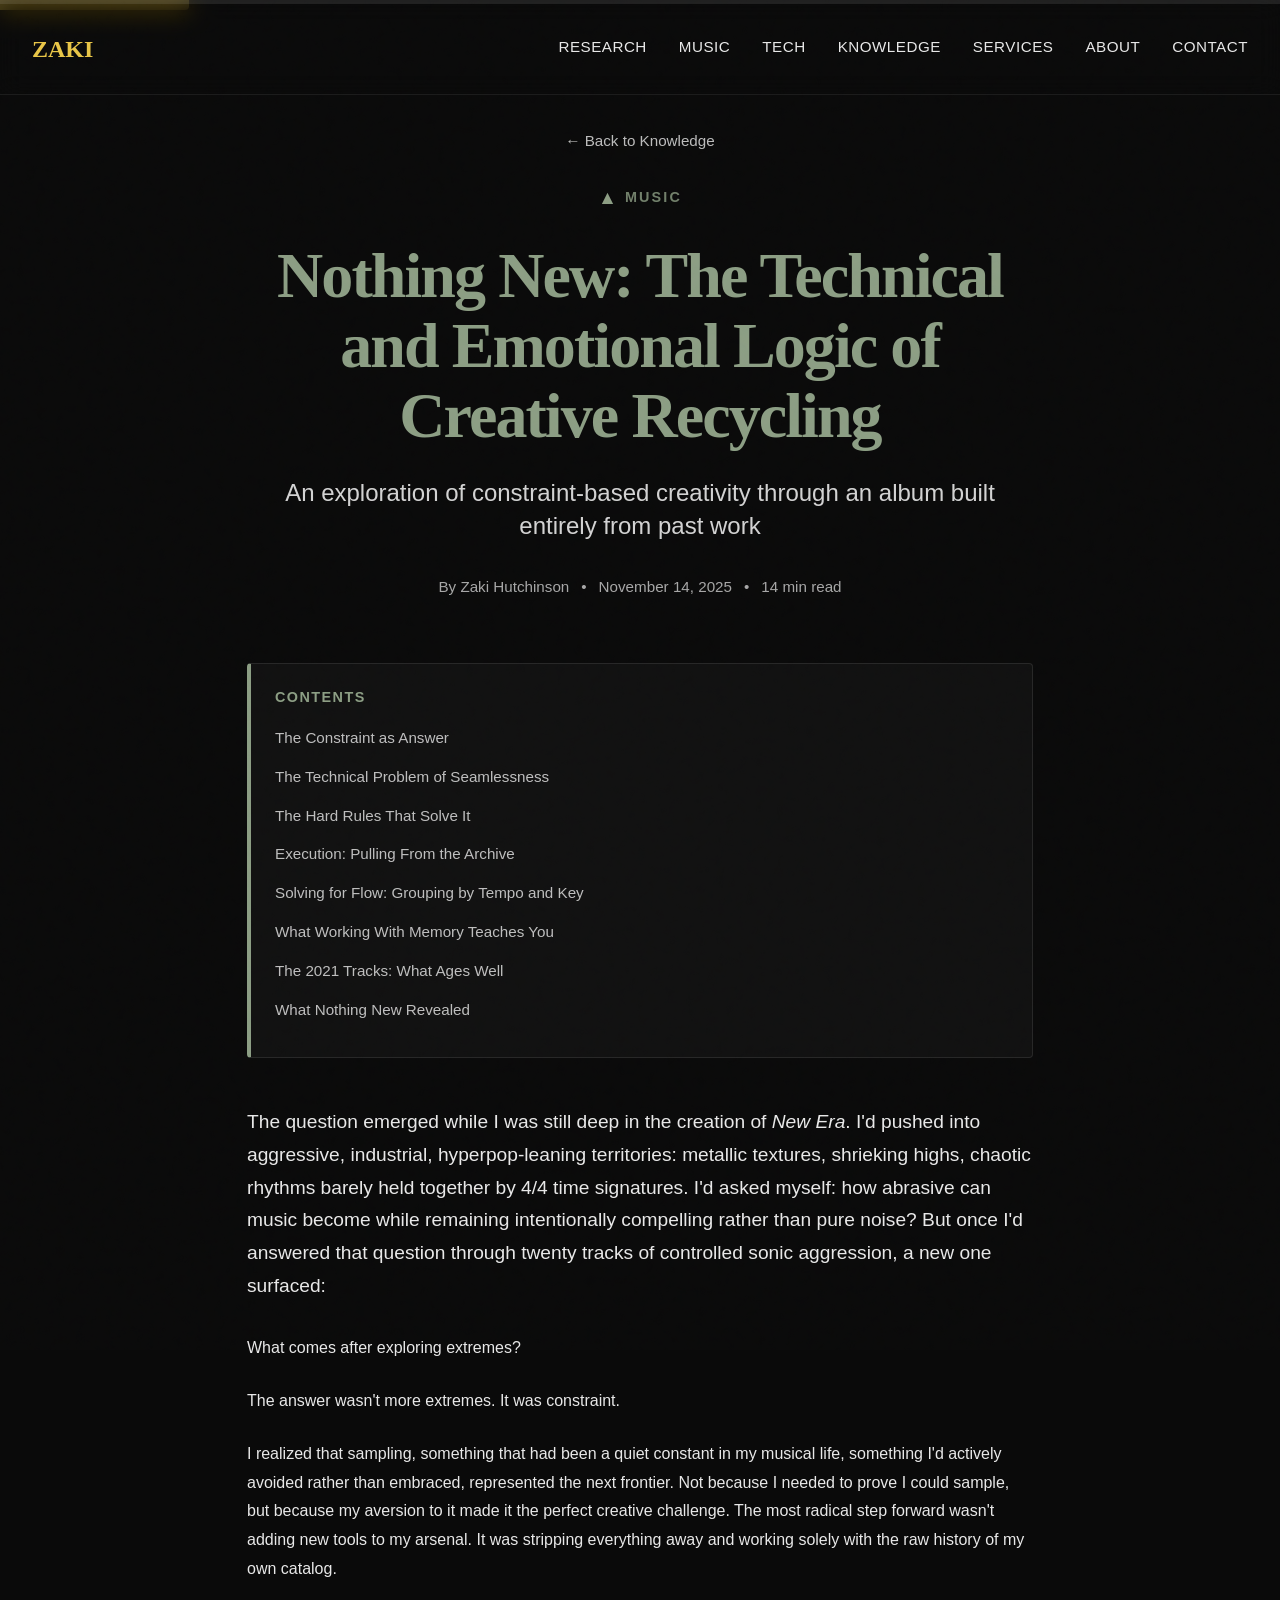
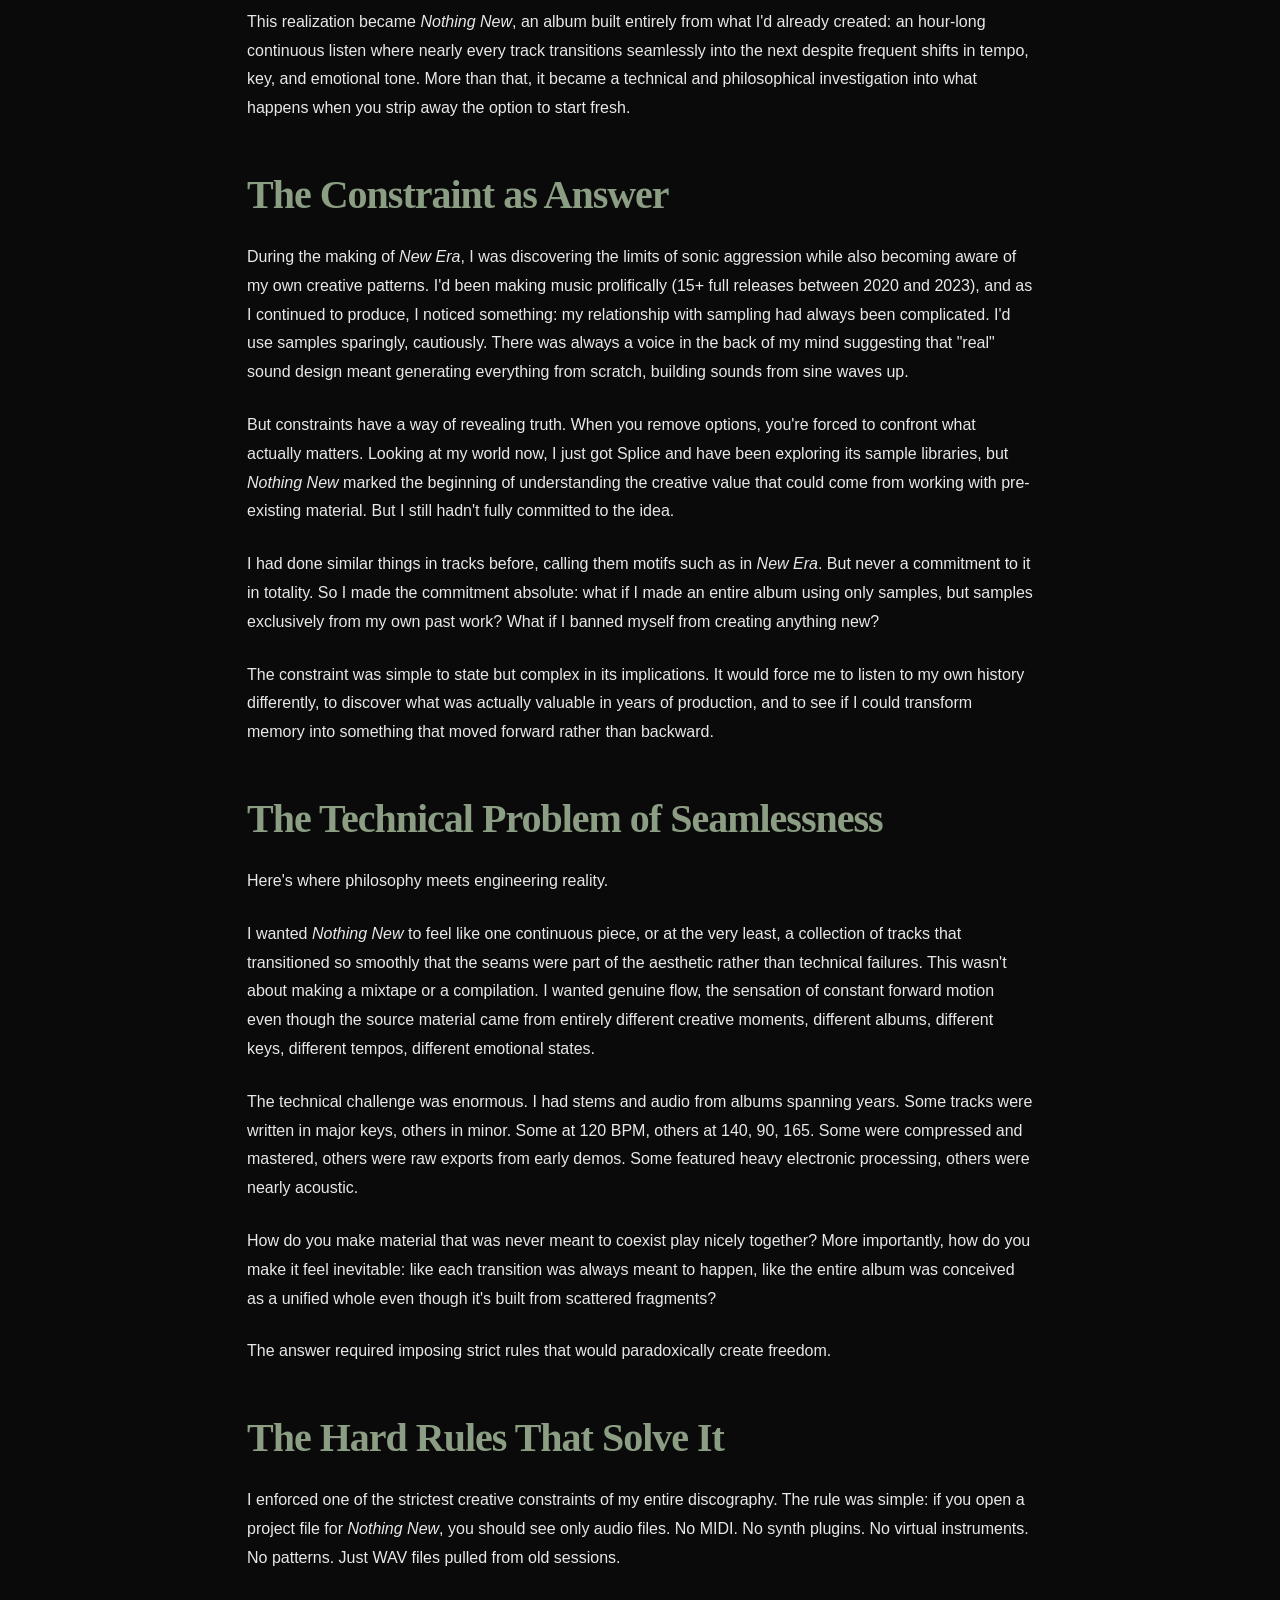
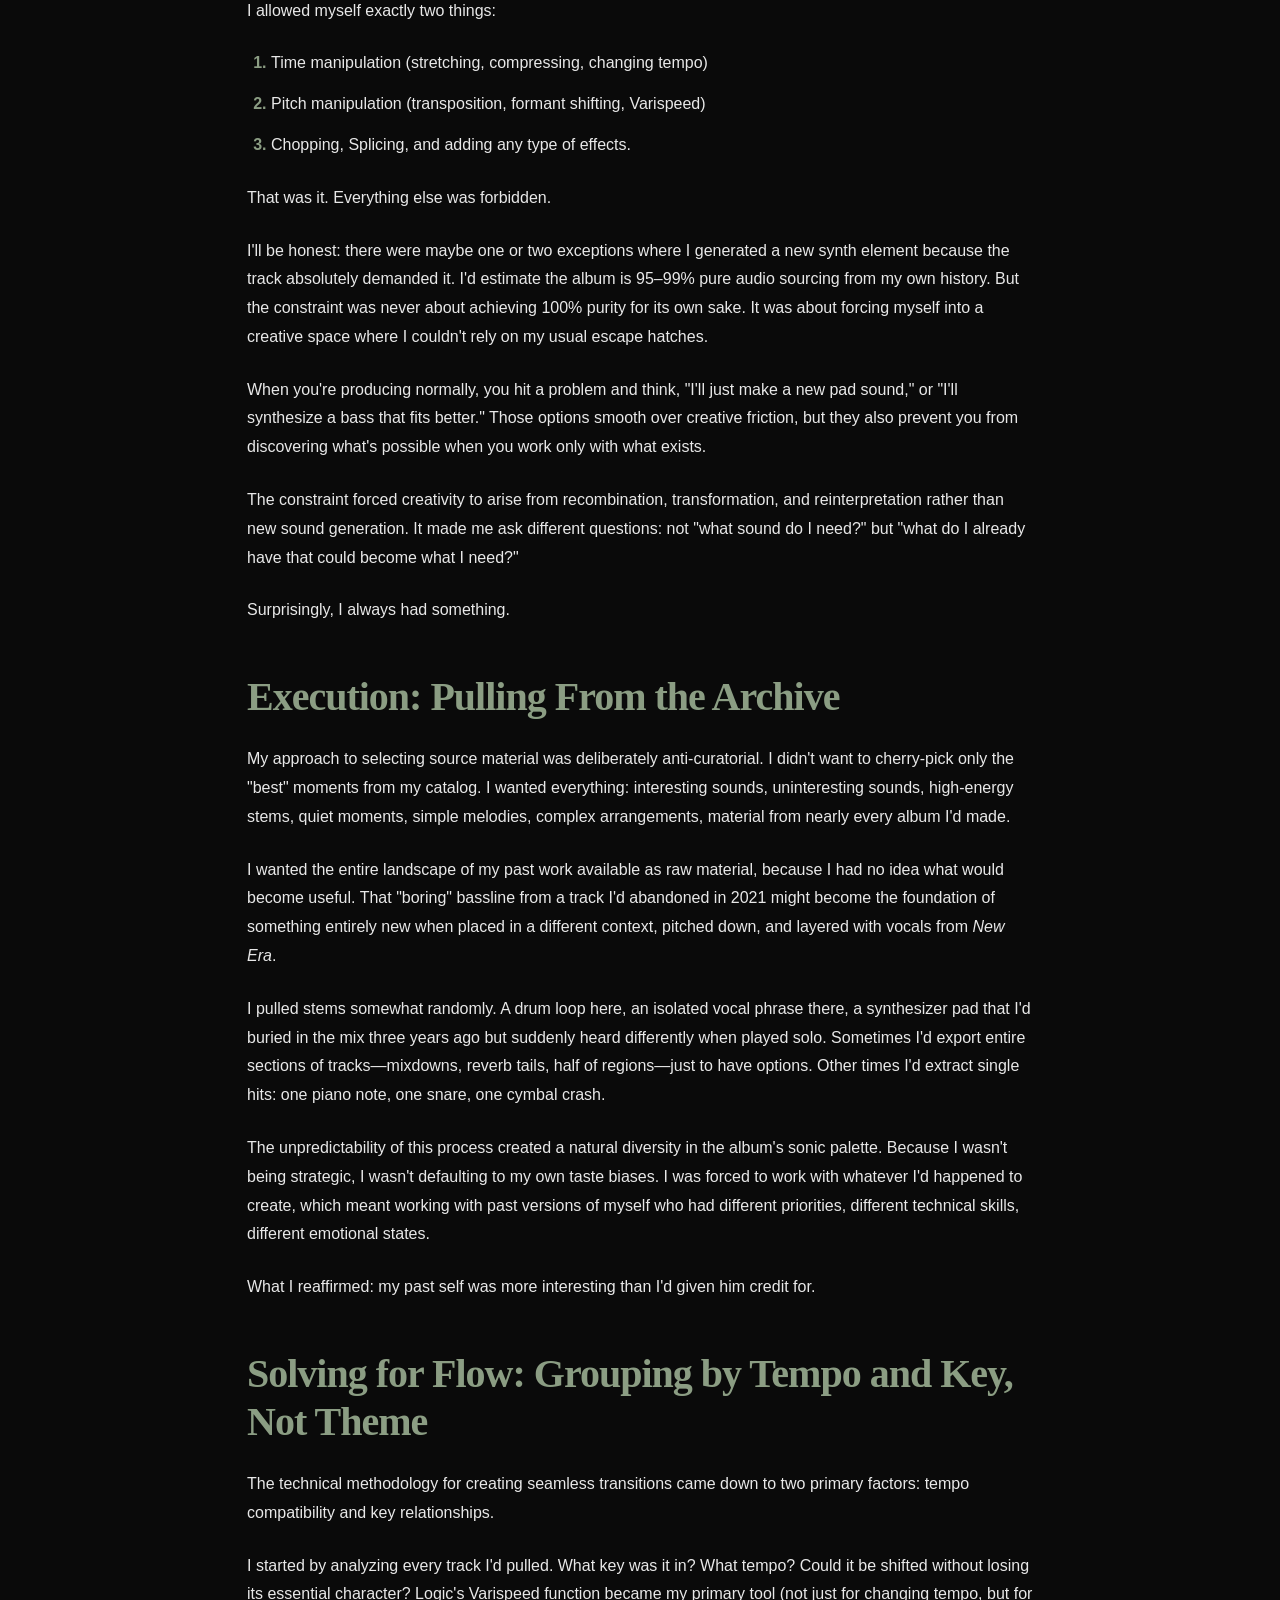
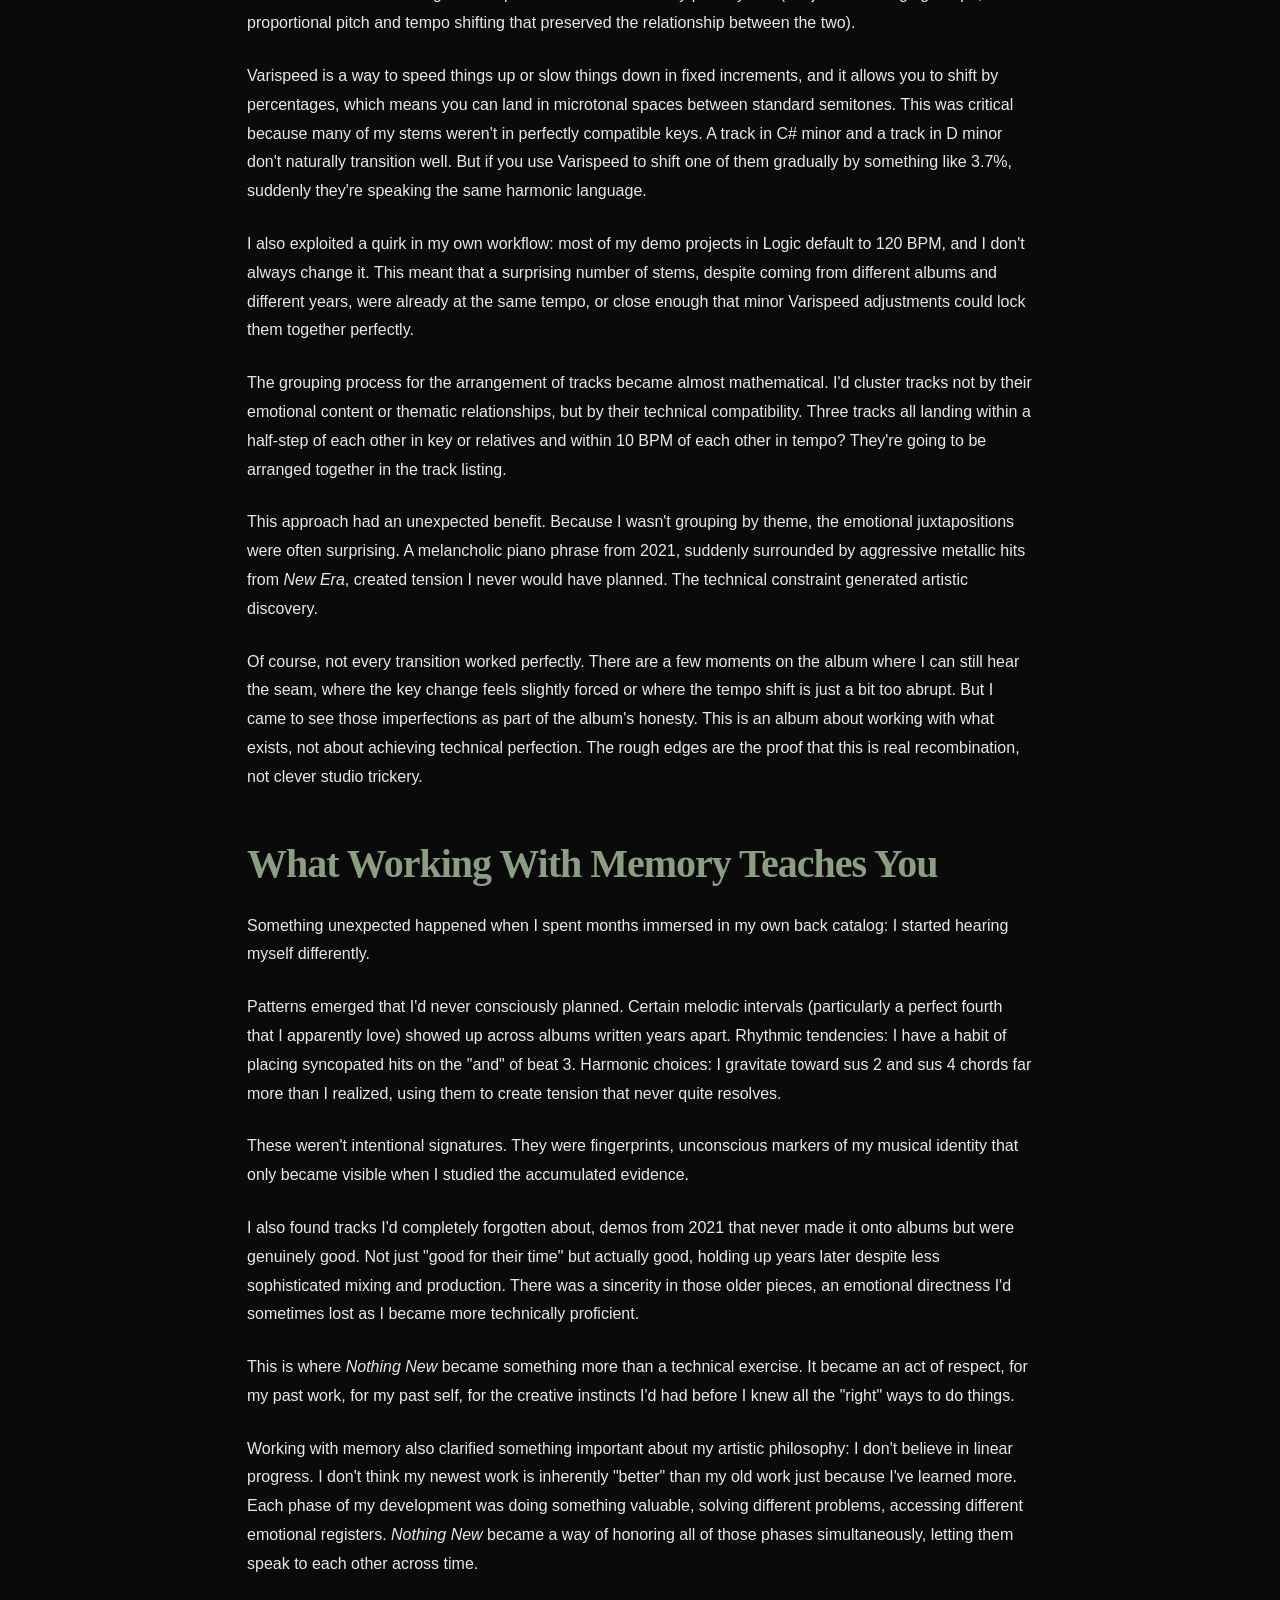
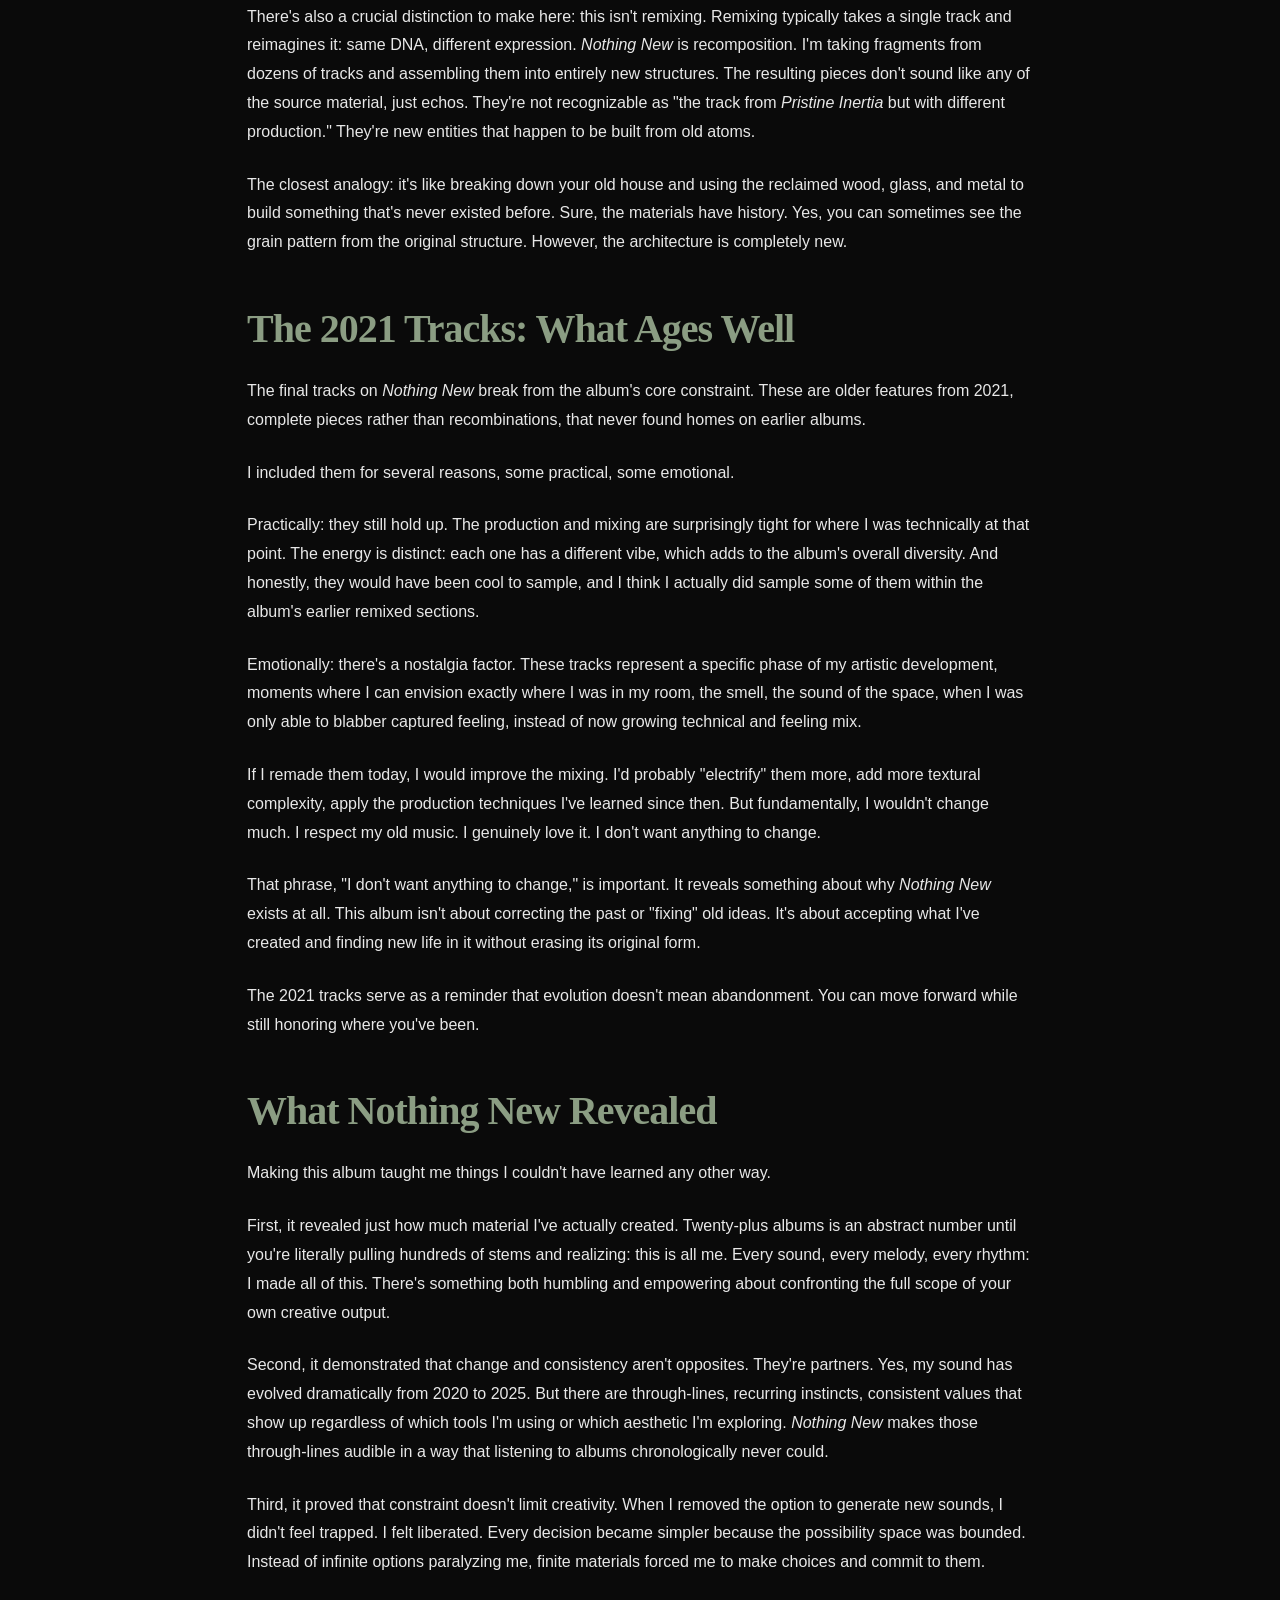
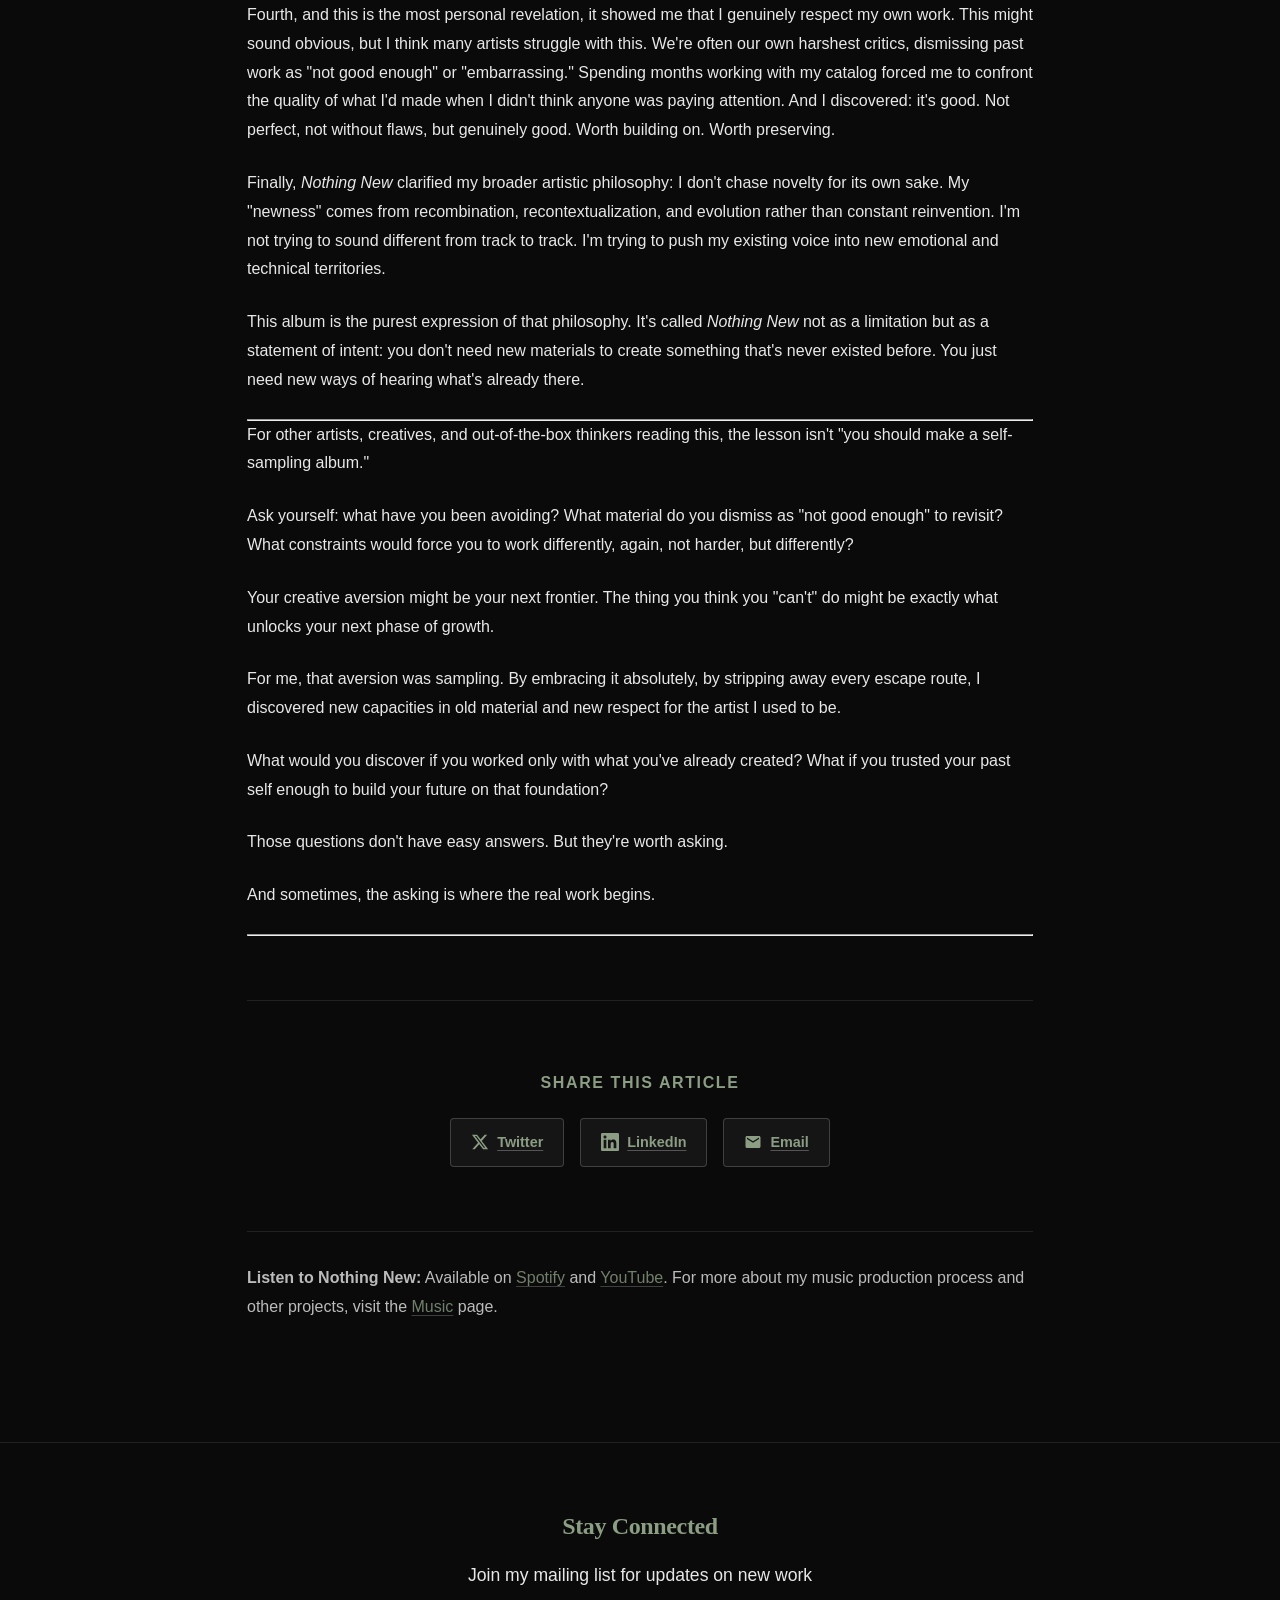
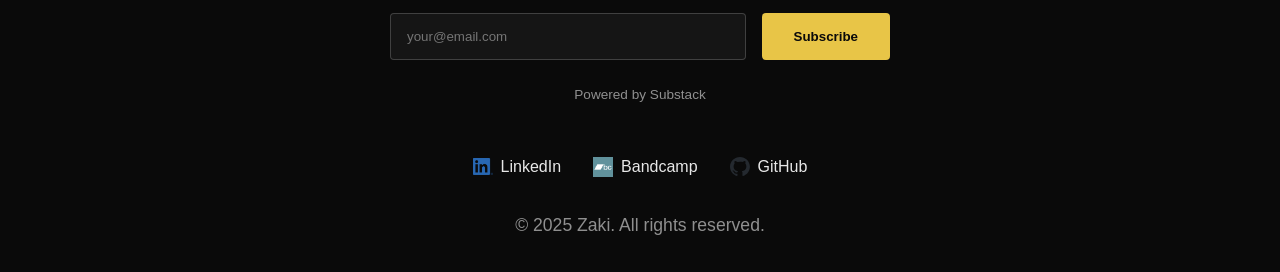
<file: knowledge/nothing-new.html>
<!DOCTYPE html>
<html lang="en">
<head>
  <meta charset="UTF-8">
  <meta name="viewport" content="width=device-width, initial-scale=1.0">
  <title>Nothing New: The Technical and Emotional Logic of Creative Recycling - Zaki</title>

  <!-- Primary Meta Tags -->
  <meta name="title" content="Nothing New: The Technical and Emotional Logic of Creative Recycling - Zaki">
  <meta name="description" content="An exploration of constraint-based creativity through an album built entirely from past work. How stripping away the option to create new materials unlocked new creative possibilities.">
  <meta name="keywords" content="music production, creative constraint, sampling, album production, sound design, Logic Pro">
  <meta name="author" content="Zaki">
  <meta name="robots" content="index, follow">

  <!-- Security Headers -->
  <meta http-equiv="Content-Security-Policy" content="default-src 'self'; script-src 'self' https://cdnjs.cloudflare.com https://assets.calendly.com; style-src 'self' https://fonts.googleapis.com https://cdnjs.cloudflare.com; font-src 'self' https://fonts.gstatic.com; img-src 'self' data: https:; connect-src 'self' https://assets.calendly.com; frame-src https://calendly.com;">

  <!-- Open Graph / Facebook -->
  <meta property="og:type" content="article">
  <meta property="og:url" content="https://scilentsymphony.github.io/portfolio/knowledge/nothing-new.html">
  <meta property="og:title" content="Nothing New: The Technical and Emotional Logic of Creative Recycling - Zaki">
  <meta property="og:description" content="An exploration of constraint-based creativity through an album built entirely from past work. How stripping away the option to create new materials unlocked new creative possibilities.">
  <meta property="og:image" content="https://scilentsymphony.github.io/portfolio/images/og-image.jpg">

  <!-- Twitter -->
  <meta property="twitter:card" content="summary_large_image">
  <meta property="twitter:url" content="https://scilentsymphony.github.io/portfolio/knowledge/nothing-new.html">
  <meta property="twitter:title" content="Nothing New: The Technical and Emotional Logic of Creative Recycling - Zaki">
  <meta property="twitter:description" content="An exploration of constraint-based creativity through an album built entirely from past work. How stripping away the option to create new materials unlocked new creative possibilities.">
  <meta property="twitter:image" content="https://scilentsymphony.github.io/portfolio/images/og-image.jpg">

  <!-- Additional SEO -->
  <link rel="canonical" href="https://scilentsymphony.github.io/portfolio/knowledge/nothing-new.html">

  <!-- Resource Hints for Performance -->
  <link rel="dns-prefetch" href="https://fonts.googleapis.com">
  <link rel="dns-prefetch" href="https://cdnjs.cloudflare.com">
  <link rel="preconnect" href="https://fonts.gstatic.com" crossorigin>
  <link rel="preconnect" href="https://cdnjs.cloudflare.com" crossorigin>

  <!-- Preload Critical Assets -->
  <link rel="preload" href="../css/style.min.css" as="style">
  <link rel="preload" href="css/knowledge.css" as="style">
  <link rel="preload" href="https://fonts.googleapis.com/css2?family=Inter:wght@400;600&family=Playfair+Display:wght@400;700&display=swap" as="style">

  <!-- Favicon -->
  <link rel="icon" type="image/x-icon" href="/favicon.ico">
  <link rel="icon" type="image/svg+xml" href="../images/favicon.svg">
  <link rel="icon" type="image/png" sizes="32x32" href="../images/favicon-32x32.png">
  <link rel="icon" type="image/png" sizes="16x16" href="../images/favicon-16x16.png">
  <link rel="apple-touch-icon" sizes="180x180" href="../images/apple-touch-icon.png">
  <link rel="manifest" href="/site.webmanifest">

  <!-- Google Fonts -->
  <link rel="preconnect" href="https://fonts.googleapis.com">
  <link rel="preconnect" href="https://fonts.gstatic.com" crossorigin>
  <link href="https://fonts.googleapis.com/css2?family=Playfair+Display:wght@400;700&family=Inter:wght@400;600&display=swap" rel="stylesheet">

  <!-- Stylesheets -->
  <link rel="stylesheet" href="../css/style.min.css">
  <link rel="stylesheet" href="css/knowledge.css">

  <!-- Structured Data (JSON-LD) for SEO -->
  <script type="application/ld+json" src="../data/knowledge-nothing-new.json"></script>
</head>
<body class="knowledge post-music">
  <!-- Reading Progress Bar -->
  <div class="reading-progress">
    <div class="reading-progress-bar" id="progressBar"></div>
  </div>

  <!-- Skip Link for Accessibility -->
  <a href="#main-content" class="skip-link">Skip to main content</a>

  <!-- Slide-out Menu -->
  <div class="slide-menu-overlay" aria-hidden="true"></div>
  <nav id="mobile-slide-menu" class="slide-menu" aria-label="Mobile navigation" aria-hidden="true">
    <div class="slide-menu-header">
      <span class="slide-menu-logo">ZAKI</span>
      <button class="slide-menu-close" data-menu-initial="true" aria-label="Close navigation menu">&times;</button>
    </div>
    <ul class="slide-menu-links">
      <li><a href="../index.html">Home</a></li>
      <li><a href="../research.html">Research</a></li>
      <li><a href="../music.html">Music</a></li>
      <li><a href="../tech.html">Tech</a></li>
      <li><a href="index.html" class="active">Knowledge</a></li>
      <li><a href="../services.html">Services</a></li>
      <li><a href="../about.html">About</a></li>
      <li><a href="../contact.html">Contact</a></li>
    </ul>
  </nav>

  <!-- Desktop Navigation -->
  <nav id="mainNav" class="nav-expanded" aria-label="Main navigation">
    <div class="nav-container">
      <a href="../index.html" class="nav-logo">ZAKI<span class="nav-shape" data-page="knowledge">◆</span></a>
      <ul class="nav-links">
        <li><a href="../research.html">RESEARCH</a></li>
        <li><a href="../music.html">MUSIC</a></li>
        <li><a href="../tech.html">TECH</a></li>
        <li><a href="index.html" class="active" aria-current="page">KNOWLEDGE</a></li>
        <li><a href="../services.html">SERVICES</a></li>
        <li><a href="../about.html">ABOUT</a></li>
        <li><a href="../contact.html">CONTACT</a></li>
      </ul>
      <!-- Mobile Hamburger Menu -->
      <button class="hamburger-btn" aria-label="Open navigation menu" aria-expanded="false" aria-controls="mobile-slide-menu">
        <span class="hamburger-line"></span>
        <span class="hamburger-line"></span>
        <span class="hamburger-line"></span>
      </button>
    </div>
  </nav>

  <main id="main-content">
    <!-- Post Header -->
    <header class="post-header">
      <nav class="post-breadcrumb" aria-label="Breadcrumb">
        <a href="index.html" class="back-link">← Back to Knowledge</a>
      </nav>

      <div class="post-category-header" data-category="music">
        <span class="category-icon" aria-hidden="true">▲</span>
        <span class="category-label">Music</span>
      </div>

      <h1 class="post-title-main">Nothing New: The Technical and Emotional Logic of Creative Recycling</h1>
      <p class="post-subtitle">An exploration of constraint-based creativity through an album built entirely from past work</p>

      <div class="post-byline">
        <span>By Zaki Hutchinson</span>
        <span aria-hidden="true">•</span>
        <time datetime="2025-11-14">November 14, 2025</time>
        <span aria-hidden="true">•</span>
        <span>14 min read</span>
      </div>
    </header>

    <!-- Post Content -->
    <article class="post-content">
      <!-- Table of Contents -->
      <nav class="article-toc" aria-label="Table of Contents">
        <h3>Contents</h3>
        <ul>
          <li><a href="#constraint">The Constraint as Answer</a></li>
          <li><a href="#technical-problem">The Technical Problem of Seamlessness</a></li>
          <li><a href="#hard-rules">The Hard Rules That Solve It</a></li>
          <li><a href="#execution">Execution: Pulling From the Archive</a></li>
          <li><a href="#solving-flow">Solving for Flow: Grouping by Tempo and Key</a></li>
          <li><a href="#working-memory">What Working With Memory Teaches You</a></li>
          <li><a href="#2021-tracks">The 2021 Tracks: What Ages Well</a></li>
          <li><a href="#revealed">What Nothing New Revealed</a></li>
        </ul>
      </nav>

      <p class="lead-paragraph">
        The question emerged while I was still deep in the creation of <em>New Era</em>. I'd pushed into aggressive, industrial, hyperpop-leaning territories: metallic textures, shrieking highs, chaotic rhythms barely held together by 4/4 time signatures. I'd asked myself: how abrasive can music become while remaining intentionally compelling rather than pure noise? But once I'd answered that question through twenty tracks of controlled sonic aggression, a new one surfaced:
      </p>

      <p>
        What comes after exploring extremes?
      </p>

      <p>
        The answer wasn't more extremes. It was constraint.
      </p>

      <p>
        I realized that sampling, something that had been a quiet constant in my musical life, something I'd actively avoided rather than embraced, represented the next frontier. Not because I needed to prove I could sample, but because my aversion to it made it the perfect creative challenge. The most radical step forward wasn't adding new tools to my arsenal. It was stripping everything away and working solely with the raw history of my own catalog.
      </p>

      <p>
        This realization became <em>Nothing New</em>, an album built entirely from what I'd already created: an hour-long continuous listen where nearly every track transitions seamlessly into the next despite frequent shifts in tempo, key, and emotional tone. More than that, it became a technical and philosophical investigation into what happens when you strip away the option to start fresh.
      </p>

      <h2 id="constraint">The Constraint as Answer</h2>

      <p>
        During the making of <em>New Era</em>, I was discovering the limits of sonic aggression while also becoming aware of my own creative patterns. I'd been making music prolifically (15+ full releases between 2020 and 2023), and as I continued to produce, I noticed something: my relationship with sampling had always been complicated. I'd use samples sparingly, cautiously. There was always a voice in the back of my mind suggesting that "real" sound design meant generating everything from scratch, building sounds from sine waves up.
      </p>

      <p>
        But constraints have a way of revealing truth. When you remove options, you're forced to confront what actually matters. Looking at my world now, I just got Splice and have been exploring its sample libraries, but <em>Nothing New</em> marked the beginning of understanding the creative value that could come from working with pre-existing material. But I still hadn't fully committed to the idea.
      </p>

      <p>
        I had done similar things in tracks before, calling them motifs such as in <em>New Era</em>. But never a commitment to it in totality. So I made the commitment absolute: what if I made an entire album using only samples, but samples exclusively from my own past work? What if I banned myself from creating anything new?
      </p>

      <p>
        The constraint was simple to state but complex in its implications. It would force me to listen to my own history differently, to discover what was actually valuable in years of production, and to see if I could transform memory into something that moved forward rather than backward.
      </p>

      <h2 id="technical-problem">The Technical Problem of Seamlessness</h2>

      <p>
        Here's where philosophy meets engineering reality.
      </p>

      <p>
        I wanted <em>Nothing New</em> to feel like one continuous piece, or at the very least, a collection of tracks that transitioned so smoothly that the seams were part of the aesthetic rather than technical failures. This wasn't about making a mixtape or a compilation. I wanted genuine flow, the sensation of constant forward motion even though the source material came from entirely different creative moments, different albums, different keys, different tempos, different emotional states.
      </p>

      <p>
        The technical challenge was enormous. I had stems and audio from albums spanning years. Some tracks were written in major keys, others in minor. Some at 120 BPM, others at 140, 90, 165. Some were compressed and mastered, others were raw exports from early demos. Some featured heavy electronic processing, others were nearly acoustic.
      </p>

      <p>
        How do you make material that was never meant to coexist play nicely together? More importantly, how do you make it feel inevitable: like each transition was always meant to happen, like the entire album was conceived as a unified whole even though it's built from scattered fragments?
      </p>

      <p>
        The answer required imposing strict rules that would paradoxically create freedom.
      </p>

      <h2 id="hard-rules">The Hard Rules That Solve It</h2>

      <p>
        I enforced one of the strictest creative constraints of my entire discography. The rule was simple: if you open a project file for <em>Nothing New</em>, you should see only audio files. No MIDI. No synth plugins. No virtual instruments. No patterns. Just WAV files pulled from old sessions.
      </p>

      <p>
        I allowed myself exactly two things:
      </p>

      <ol>
        <li>Time manipulation (stretching, compressing, changing tempo)</li>
        <li>Pitch manipulation (transposition, formant shifting, Varispeed)</li>
        <li>Chopping, Splicing, and adding any type of effects.</li>
      </ol>

      <p>
        That was it. Everything else was forbidden.
      </p>

      <p>
        I'll be honest: there were maybe one or two exceptions where I generated a new synth element because the track absolutely demanded it. I'd estimate the album is 95–99% pure audio sourcing from my own history. But the constraint was never about achieving 100% purity for its own sake. It was about forcing myself into a creative space where I couldn't rely on my usual escape hatches.
      </p>

      <p>
        When you're producing normally, you hit a problem and think, "I'll just make a new pad sound," or "I'll synthesize a bass that fits better." Those options smooth over creative friction, but they also prevent you from discovering what's possible when you work only with what exists.
      </p>

      <p>
        The constraint forced creativity to arise from recombination, transformation, and reinterpretation rather than new sound generation. It made me ask different questions: not "what sound do I need?" but "what do I already have that could become what I need?"
      </p>

      <p>
        Surprisingly, I always had something.
      </p>

      <h2 id="execution">Execution: Pulling From the Archive</h2>

      <p>
        My approach to selecting source material was deliberately anti-curatorial. I didn't want to cherry-pick only the "best" moments from my catalog. I wanted everything: interesting sounds, uninteresting sounds, high-energy stems, quiet moments, simple melodies, complex arrangements, material from nearly every album I'd made.
      </p>

      <p>
        I wanted the entire landscape of my past work available as raw material, because I had no idea what would become useful. That "boring" bassline from a track I'd abandoned in 2021 might become the foundation of something entirely new when placed in a different context, pitched down, and layered with vocals from <em>New Era</em>.
      </p>

      <p>
        I pulled stems somewhat randomly. A drum loop here, an isolated vocal phrase there, a synthesizer pad that I'd buried in the mix three years ago but suddenly heard differently when played solo. Sometimes I'd export entire sections of tracks—mixdowns, reverb tails, half of regions—just to have options. Other times I'd extract single hits: one piano note, one snare, one cymbal crash.
      </p>

      <p>
        The unpredictability of this process created a natural diversity in the album's sonic palette. Because I wasn't being strategic, I wasn't defaulting to my own taste biases. I was forced to work with whatever I'd happened to create, which meant working with past versions of myself who had different priorities, different technical skills, different emotional states.
      </p>

      <p>
        What I reaffirmed: my past self was more interesting than I'd given him credit for.
      </p>

      <h2 id="solving-flow">Solving for Flow: Grouping by Tempo and Key, Not Theme</h2>

      <p>
        The technical methodology for creating seamless transitions came down to two primary factors: tempo compatibility and key relationships.
      </p>

      <p>
        I started by analyzing every track I'd pulled. What key was it in? What tempo? Could it be shifted without losing its essential character? Logic's Varispeed function became my primary tool (not just for changing tempo, but for proportional pitch and tempo shifting that preserved the relationship between the two).
      </p>

      <p>
        Varispeed is a way to speed things up or slow things down in fixed increments, and it allows you to shift by percentages, which means you can land in microtonal spaces between standard semitones. This was critical because many of my stems weren't in perfectly compatible keys. A track in C# minor and a track in D minor don't naturally transition well. But if you use Varispeed to shift one of them gradually by something like 3.7%, suddenly they're speaking the same harmonic language.
      </p>

      <p>
        I also exploited a quirk in my own workflow: most of my demo projects in Logic default to 120 BPM, and I don't always change it. This meant that a surprising number of stems, despite coming from different albums and different years, were already at the same tempo, or close enough that minor Varispeed adjustments could lock them together perfectly.
      </p>

      <p>
        The grouping process for the arrangement of tracks became almost mathematical. I'd cluster tracks not by their emotional content or thematic relationships, but by their technical compatibility. Three tracks all landing within a half-step of each other in key or relatives and within 10 BPM of each other in tempo? They're going to be arranged together in the track listing.
      </p>

      <p>
        This approach had an unexpected benefit. Because I wasn't grouping by theme, the emotional juxtapositions were often surprising. A melancholic piano phrase from 2021, suddenly surrounded by aggressive metallic hits from <em>New Era</em>, created tension I never would have planned. The technical constraint generated artistic discovery.
      </p>

      <p>
        Of course, not every transition worked perfectly. There are a few moments on the album where I can still hear the seam, where the key change feels slightly forced or where the tempo shift is just a bit too abrupt. But I came to see those imperfections as part of the album's honesty. This is an album about working with what exists, not about achieving technical perfection. The rough edges are the proof that this is real recombination, not clever studio trickery.
      </p>

      <h2 id="working-memory">What Working With Memory Teaches You</h2>

      <p>
        Something unexpected happened when I spent months immersed in my own back catalog: I started hearing myself differently.
      </p>

      <p>
        Patterns emerged that I'd never consciously planned. Certain melodic intervals (particularly a perfect fourth that I apparently love) showed up across albums written years apart. Rhythmic tendencies: I have a habit of placing syncopated hits on the "and" of beat 3. Harmonic choices: I gravitate toward sus 2 and sus 4 chords far more than I realized, using them to create tension that never quite resolves.
      </p>

      <p>
        These weren't intentional signatures. They were fingerprints, unconscious markers of my musical identity that only became visible when I studied the accumulated evidence.
      </p>

      <p>
        I also found tracks I'd completely forgotten about, demos from 2021 that never made it onto albums but were genuinely good. Not just "good for their time" but actually good, holding up years later despite less sophisticated mixing and production. There was a sincerity in those older pieces, an emotional directness I'd sometimes lost as I became more technically proficient.
      </p>

      <p>
        This is where <em>Nothing New</em> became something more than a technical exercise. It became an act of respect, for my past work, for my past self, for the creative instincts I'd had before I knew all the "right" ways to do things.
      </p>

      <p>
        Working with memory also clarified something important about my artistic philosophy: I don't believe in linear progress. I don't think my newest work is inherently "better" than my old work just because I've learned more. Each phase of my development was doing something valuable, solving different problems, accessing different emotional registers. <em>Nothing New</em> became a way of honoring all of those phases simultaneously, letting them speak to each other across time.
      </p>

      <p>
        There's also a crucial distinction to make here: this isn't remixing. Remixing typically takes a single track and reimagines it: same DNA, different expression. <em>Nothing New</em> is recomposition. I'm taking fragments from dozens of tracks and assembling them into entirely new structures. The resulting pieces don't sound like any of the source material, just echos. They're not recognizable as "the track from <em>Pristine Inertia</em> but with different production." They're new entities that happen to be built from old atoms.
      </p>

      <p>
        The closest analogy: it's like breaking down your old house and using the reclaimed wood, glass, and metal to build something that's never existed before. Sure, the materials have history. Yes, you can sometimes see the grain pattern from the original structure. However, the architecture is completely new.
      </p>

      <h2 id="2021-tracks">The 2021 Tracks: What Ages Well</h2>

      <p>
        The final tracks on <em>Nothing New</em> break from the album's core constraint. These are older features from 2021, complete pieces rather than recombinations, that never found homes on earlier albums.
      </p>

      <p>
        I included them for several reasons, some practical, some emotional.
      </p>

      <p>
        Practically: they still hold up. The production and mixing are surprisingly tight for where I was technically at that point. The energy is distinct: each one has a different vibe, which adds to the album's overall diversity. And honestly, they would have been cool to sample, and I think I actually did sample some of them within the album's earlier remixed sections.
      </p>

      <p>
        Emotionally: there's a nostalgia factor. These tracks represent a specific phase of my artistic development, moments where I can envision exactly where I was in my room, the smell, the sound of the space, when I was only able to blabber captured feeling, instead of now growing technical and feeling mix.
      </p>

      <p>
        If I remade them today, I would improve the mixing. I'd probably "electrify" them more, add more textural complexity, apply the production techniques I've learned since then. But fundamentally, I wouldn't change much. I respect my old music. I genuinely love it. I don't want anything to change.
      </p>

      <p>
        That phrase, "I don't want anything to change," is important. It reveals something about why <em>Nothing New</em> exists at all. This album isn't about correcting the past or "fixing" old ideas. It's about accepting what I've created and finding new life in it without erasing its original form.
      </p>

      <p>
        The 2021 tracks serve as a reminder that evolution doesn't mean abandonment. You can move forward while still honoring where you've been.
      </p>

      <h2 id="revealed">What Nothing New Revealed</h2>

      <p>
        Making this album taught me things I couldn't have learned any other way.
      </p>

      <p>
        First, it revealed just how much material I've actually created. Twenty-plus albums is an abstract number until you're literally pulling hundreds of stems and realizing: this is all me. Every sound, every melody, every rhythm: I made all of this. There's something both humbling and empowering about confronting the full scope of your own creative output.
      </p>

      <p>
        Second, it demonstrated that change and consistency aren't opposites. They're partners. Yes, my sound has evolved dramatically from 2020 to 2025. But there are through-lines, recurring instincts, consistent values that show up regardless of which tools I'm using or which aesthetic I'm exploring. <em>Nothing New</em> makes those through-lines audible in a way that listening to albums chronologically never could.
      </p>

      <p>
        Third, it proved that constraint doesn't limit creativity. When I removed the option to generate new sounds, I didn't feel trapped. I felt liberated. Every decision became simpler because the possibility space was bounded. Instead of infinite options paralyzing me, finite materials forced me to make choices and commit to them.
      </p>

      <p>
        Fourth, and this is the most personal revelation, it showed me that I genuinely respect my own work. This might sound obvious, but I think many artists struggle with this. We're often our own harshest critics, dismissing past work as "not good enough" or "embarrassing." Spending months working with my catalog forced me to confront the quality of what I'd made when I didn't think anyone was paying attention. And I discovered: it's good. Not perfect, not without flaws, but genuinely good. Worth building on. Worth preserving.
      </p>

      <p>
        Finally, <em>Nothing New</em> clarified my broader artistic philosophy: I don't chase novelty for its own sake. My "newness" comes from recombination, recontextualization, and evolution rather than constant reinvention. I'm not trying to sound different from track to track. I'm trying to push my existing voice into new emotional and technical territories.
      </p>

      <p>
        This album is the purest expression of that philosophy. It's called <em>Nothing New</em> not as a limitation but as a statement of intent: you don't need new materials to create something that's never existed before. You just need new ways of hearing what's already there.
      </p>

      <hr>

      <p>
        For other artists, creatives, and out-of-the-box thinkers reading this, the lesson isn't "you should make a self-sampling album."
      </p>

      <p>
        Ask yourself: what have you been avoiding? What material do you dismiss as "not good enough" to revisit? What constraints would force you to work differently, again, not harder, but differently?
      </p>

      <p>
        Your creative aversion might be your next frontier. The thing you think you "can't" do might be exactly what unlocks your next phase of growth.
      </p>

      <p>
        For me, that aversion was sampling. By embracing it absolutely, by stripping away every escape route, I discovered new capacities in old material and new respect for the artist I used to be.
      </p>

      <p>
        What would you discover if you worked only with what you've already created? What if you trusted your past self enough to build your future on that foundation?
      </p>

      <p>
        Those questions don't have easy answers. But they're worth asking.
      </p>

      <p>
        And sometimes, the asking is where the real work begins.
      </p>

      <hr>

      <!-- Share Buttons -->
      <div class="share-buttons">
        <h3>Share this Article</h3>
        <div class="share-links">
          <a href="https://twitter.com/intent/tweet?text=Nothing%20New%3A%20The%20Technical%20and%20Emotional%20Logic%20of%20Creative%20Recycling&url=https%3A%2F%2Fscilentsymphony.github.io%2Fportfolio%2Fknowledge%2Fnothing-new.html" target="_blank" rel="noopener noreferrer" class="share-link" aria-label="Share on Twitter">
            <svg xmlns="http://www.w3.org/2000/svg" viewBox="0 0 24 24"><path d="M18.244 2.25h3.308l-7.227 8.26 8.502 11.24H16.17l-5.214-6.817L4.99 21.75H1.68l7.73-8.835L1.254 2.25H8.08l4.713 6.231zm-1.161 17.52h1.833L7.084 4.126H5.117z"/></svg>
            Twitter
          </a>
          <a href="https://www.linkedin.com/sharing/share-offsite/?url=https%3A%2F%2Fscilentsymphony.github.io%2Fportfolio%2Fknowledge%2Fnothing-new.html" target="_blank" rel="noopener noreferrer" class="share-link" aria-label="Share on LinkedIn">
            <svg xmlns="http://www.w3.org/2000/svg" viewBox="0 0 24 24"><path d="M20.447 20.452h-3.554v-5.569c0-1.328-.027-3.037-1.852-3.037-1.853 0-2.136 1.445-2.136 2.939v5.667H9.351V9h3.414v1.561h.046c.477-.9 1.637-1.85 3.37-1.85 3.601 0 4.267 2.37 4.267 5.455v6.286zM5.337 7.433c-1.144 0-2.063-.926-2.063-2.065 0-1.138.92-2.063 2.063-2.063 1.14 0 2.064.925 2.064 2.063 0 1.139-.925 2.065-2.064 2.065zm1.782 13.019H3.555V9h3.564v11.452zM22.225 0H1.771C.792 0 0 .774 0 1.729v20.542C0 23.227.792 24 1.771 24h20.451C23.2 24 24 23.227 24 22.271V1.729C24 .774 23.2 0 22.222 0h.003z"/></svg>
            LinkedIn
          </a>
          <a href="mailto:?subject=Nothing%20New%3A%20The%20Technical%20and%20Emotional%20Logic%20of%20Creative%20Recycling&body=I%20thought%20you%20might%20find%20this%20article%20interesting%3A%20https%3A%2F%2Fscilentsymphony.github.io%2Fportfolio%2Fknowledge%2Fnothing-new.html" class="share-link" aria-label="Share via Email">
            <svg xmlns="http://www.w3.org/2000/svg" viewBox="0 0 24 24"><path d="M20 4H4c-1.1 0-1.99.9-1.99 2L2 18c0 1.1.9 2 2 2h16c1.1 0 2-.9 2-2V6c0-1.1-.9-2-2-2zm0 4l-8 5-8-5V6l8 5 8-5v2z"/></svg>
            Email
          </a>
        </div>
      </div>

      <div class="post-footer-note">
        <p><strong>Listen to Nothing New:</strong> Available on <a href="https://open.spotify.com/album/6X7E5l5gwsSH8jHC3WBdwe" target="_blank" rel="noopener noreferrer">Spotify</a> and <a href="https://www.youtube.com/watch?v=X6mYT-HxHlI&list=OLAK5uy_kfBm_bP3tf64wTV2BVPAUhkc47Q6GoaGA" target="_blank" rel="noopener noreferrer">YouTube</a>. For more about my music production process and other projects, visit the <a href="../music.html">Music</a> page.</p>
      </div>
    </article>
  </main>

  <footer>
    <!-- Email Signup -->
    <div class="email-signup">
      <h3>Stay Connected</h3>
      <p>Join my mailing list for updates on new work</p>
      <form action="https://scilent.substack.com/" method="post">
        <label for="email-subscribe" class="visually-hidden">Email address</label>
        <input id="email-subscribe" type="email" placeholder="your@email.com" required aria-label="Email address for newsletter">
        <button type="submit" class="btn btn-primary">Subscribe</button>
      </form>
      <p class="form-note">Powered by Substack</p>
    </div>

    <!-- Social Links -->
    <div class="social-links">
      <a href="https://www.linkedin.com/in/zaki-h-32036b279/" target="_blank" rel="noopener noreferrer" aria-label="LinkedIn profile">
        <img src="../images/social media/linkedin.png" alt="" class="social-icon">
        LinkedIn
      </a>
      <a href="https://scilentsymphony.bandcamp.com/" target="_blank" rel="noopener noreferrer" aria-label="Bandcamp music">
        <img src="../images/social media/bandcamp-button-square-green-512.png" alt="" class="social-icon">
        Bandcamp
      </a>
      <a href="https://github.com/ScilentSymphony/portfolio" target="_blank" rel="noopener noreferrer" aria-label="GitHub projects">
        <img src="../images/social media/github-mark.svg" alt="" class="social-icon">
        GitHub
      </a>
    </div>

    <!-- Copyright -->
    <div class="copyright">
      <p>&copy; 2025 Zaki. All rights reserved.</p>
    </div>
  </footer>

  <!-- Mobile Navigation -->

  <!-- GSAP (loaded immediately - required by main.js) -->
  <script src="https://cdnjs.cloudflare.com/ajax/libs/gsap/3.12.2/gsap.min.js" defer integrity="sha512-umP3Wd8vJDLqHi4grfMVZX1KniELmlWQo7F9w5X0bL9l6EIzBWLlQx7jdFJ2ks/HqPZjJa9cAHfSFadCF9R/Gg==" crossorigin="anonymous"></script>

  <!-- Main JavaScript (deferred for better page load performance) -->
  <script src="../js/main.js" defer></script>

  <script src="../js/knowledge-article.js" defer></script>
</body>
</html>
</file>
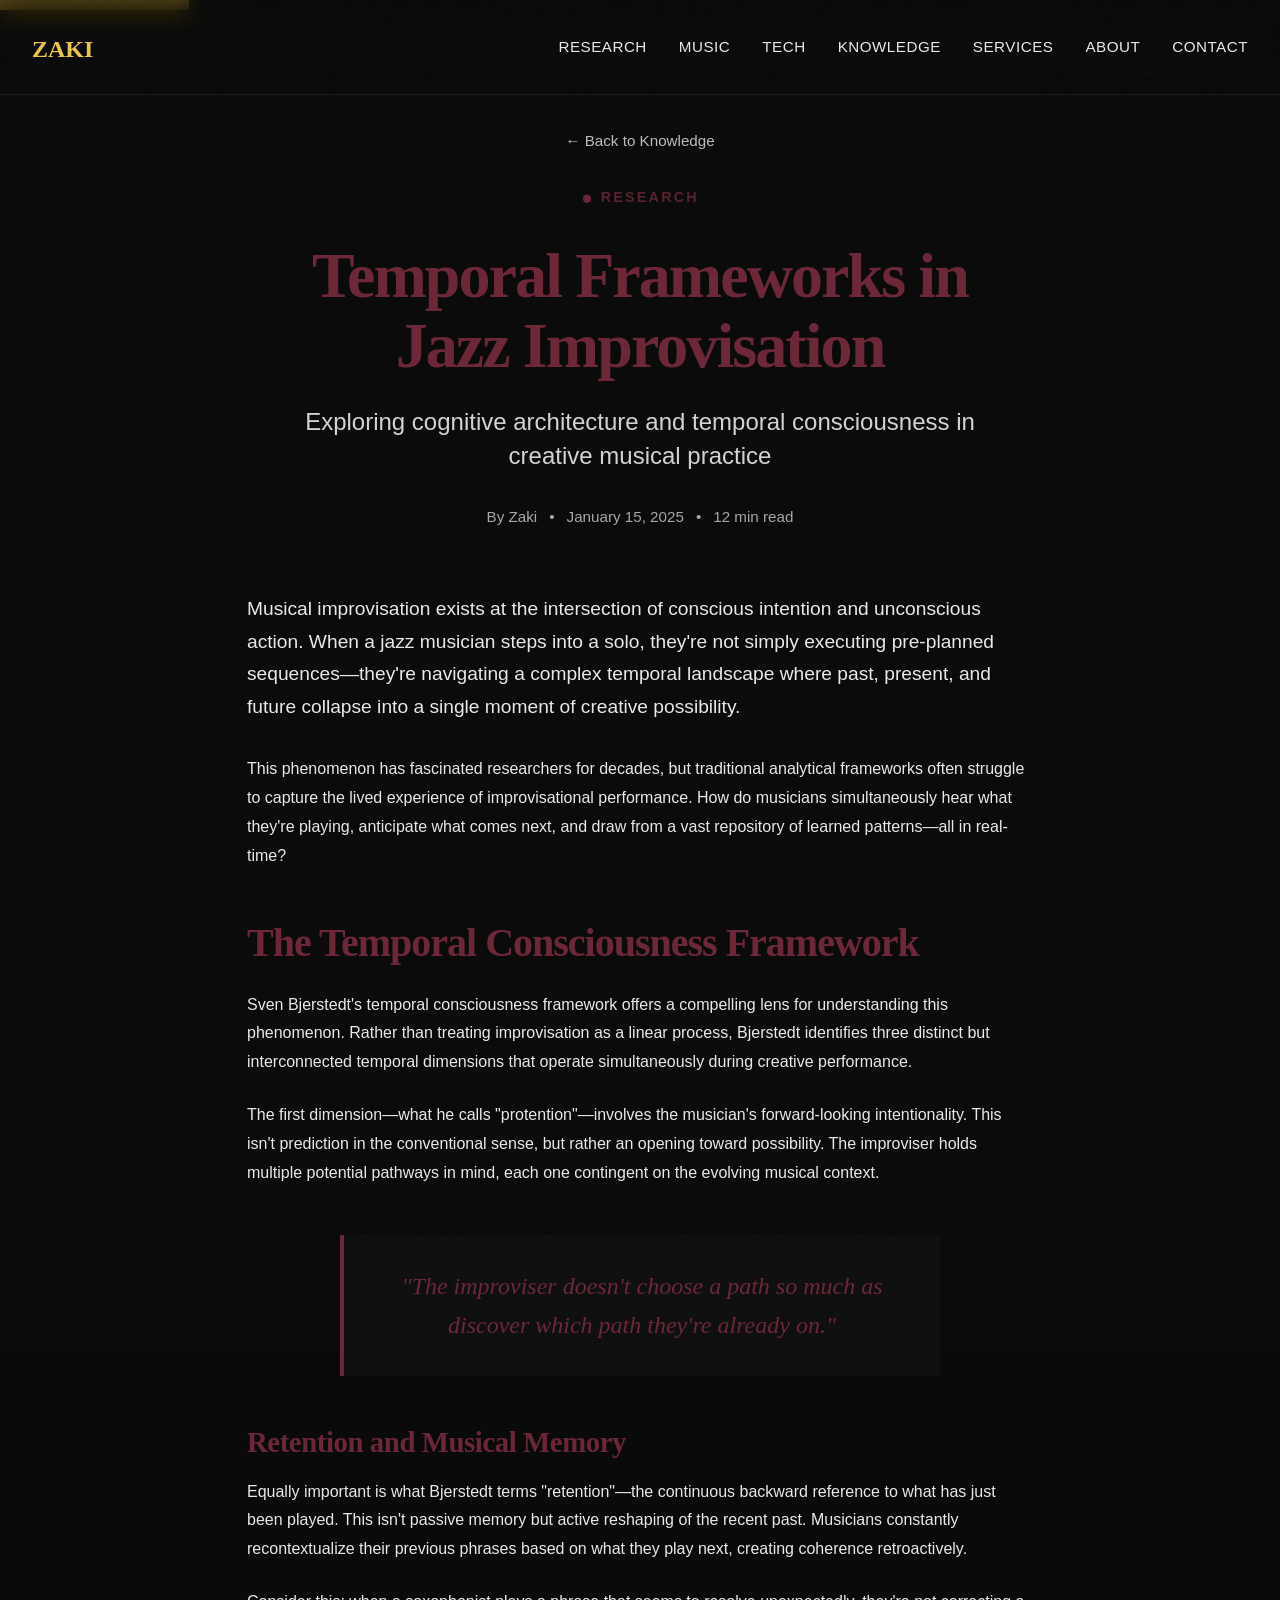
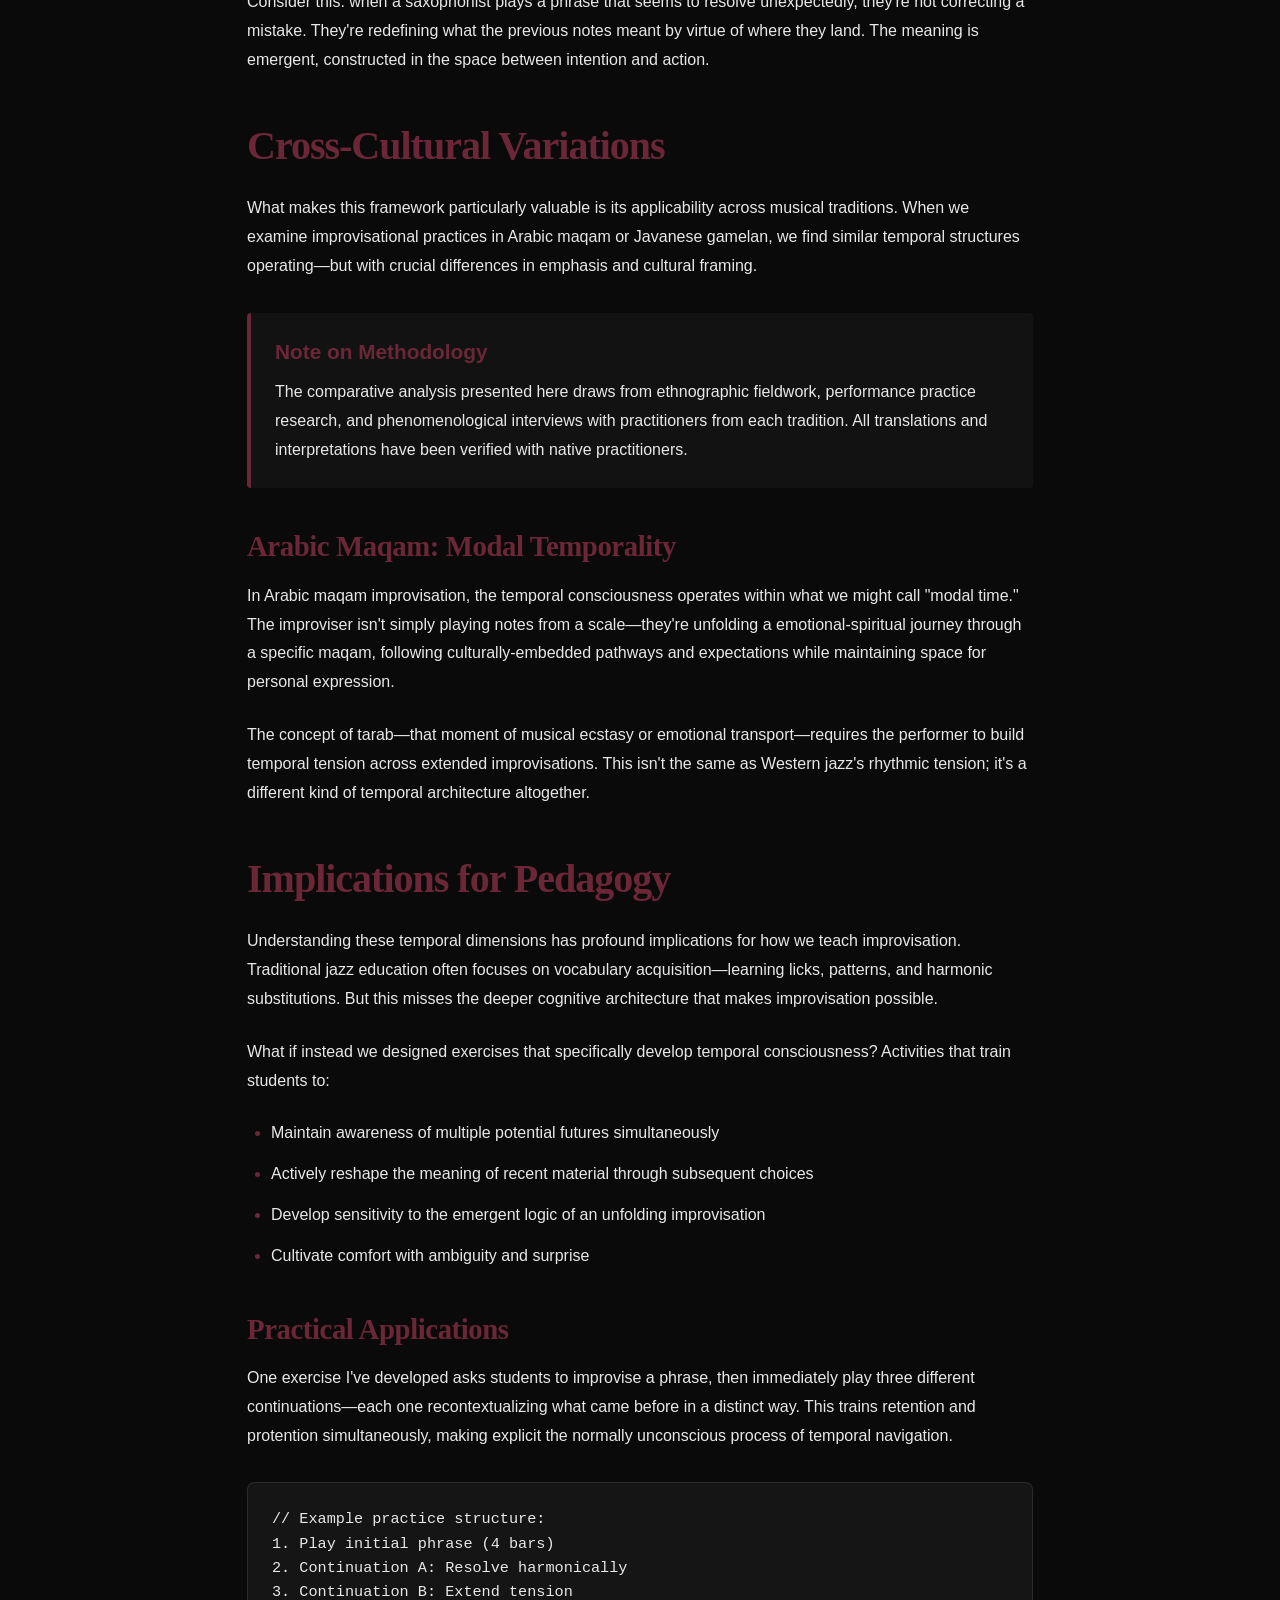
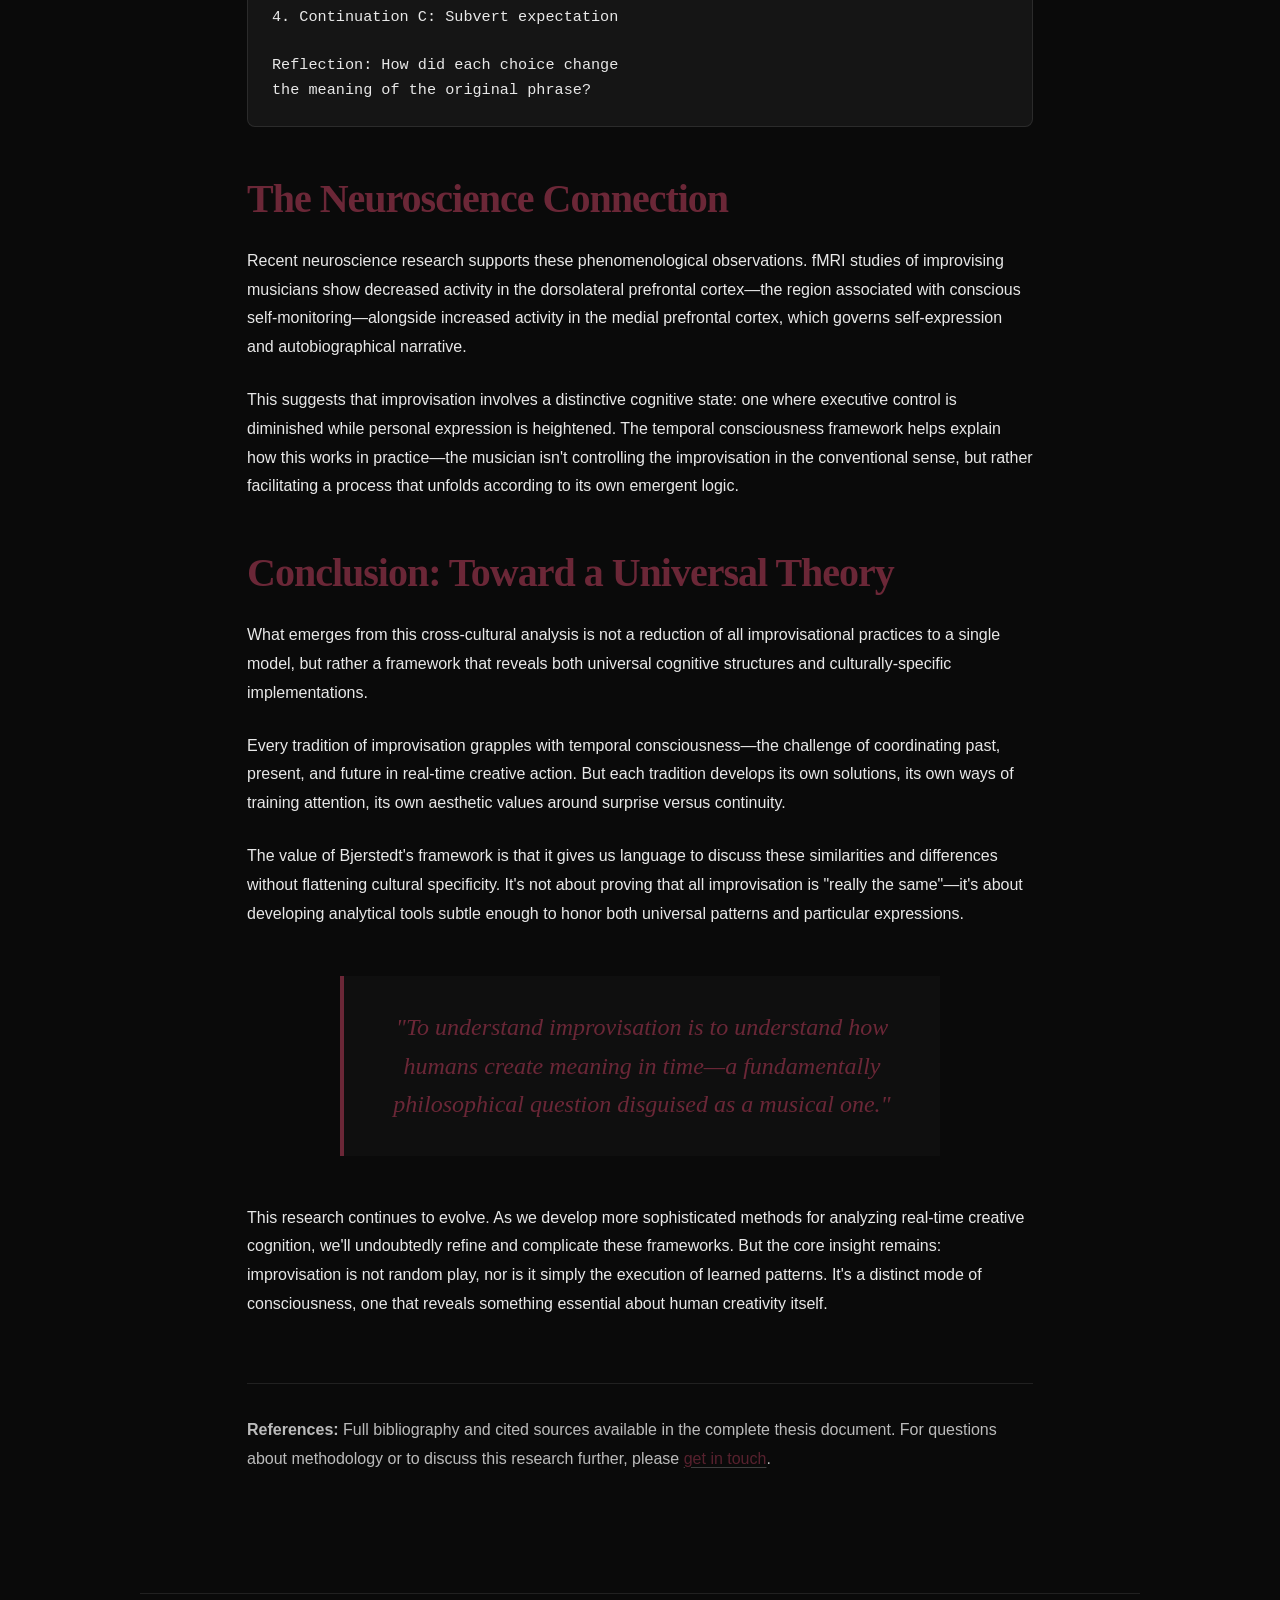
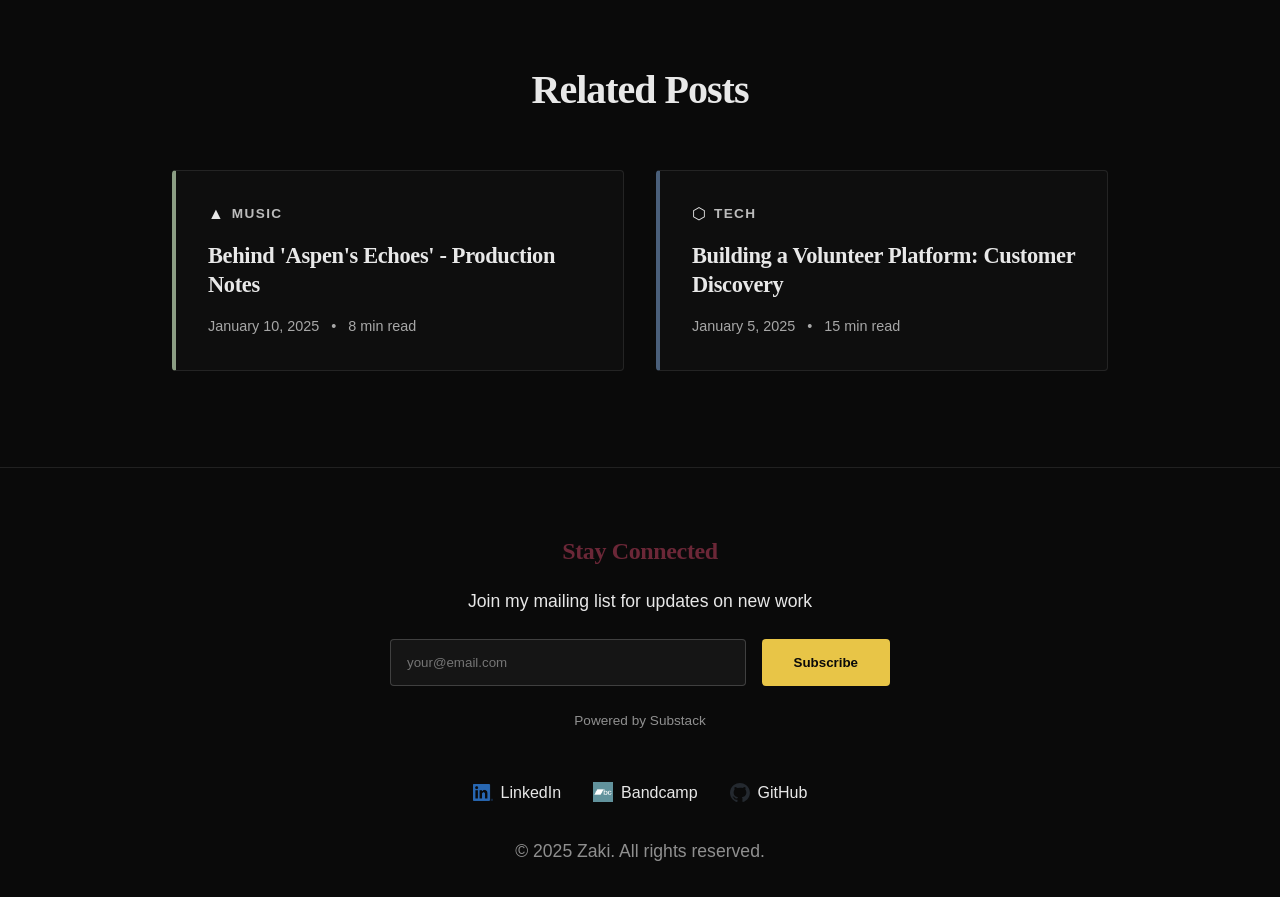
<file: knowledge/post-template.html>
<!DOCTYPE html>
<html lang="en">
<head>
  <meta charset="UTF-8">
  <meta name="viewport" content="width=device-width, initial-scale=1.0">
  <title>Sample Post Title - Zaki</title>

  <!-- Primary Meta Tags -->
  <meta name="title" content="Sample Post Title - Zaki">
  <meta name="description" content="Sample post description for demonstration purposes.">
  <meta name="keywords" content="research, music, technology, case study">
  <meta name="author" content="Zaki">
  <meta name="robots" content="index, follow">

  <!-- Security Headers -->
  <meta http-equiv="Content-Security-Policy" content="default-src 'self'; script-src 'self' https://cdnjs.cloudflare.com https://assets.calendly.com; style-src 'self' https://fonts.googleapis.com https://cdnjs.cloudflare.com; font-src 'self' https://fonts.gstatic.com; img-src 'self' data: https:; connect-src 'self' https://assets.calendly.com; frame-src https://calendly.com https://bandcamp.com https://w.soundcloud.com;">

  <!-- Open Graph / Facebook -->
  <meta property="og:type" content="article">
  <meta property="og:url" content="https://scilentsymphony.github.io/portfolio/knowledge/sample-post.html">
  <meta property="og:title" content="Sample Post Title - Zaki">
  <meta property="og:description" content="Sample post description for demonstration purposes.">
  <meta property="og:image" content="https://scilentsymphony.github.io/portfolio/images/og-image.jpg">

  <!-- Twitter -->
  <meta property="twitter:card" content="summary_large_image">
  <meta property="twitter:url" content="https://scilentsymphony.github.io/portfolio/knowledge/sample-post.html">
  <meta property="twitter:title" content="Sample Post Title - Zaki">
  <meta property="twitter:description" content="Sample post description for demonstration purposes.">
  <meta property="twitter:image" content="https://scilentsymphony.github.io/portfolio/images/og-image.jpg">

  <!-- Additional SEO -->
  <link rel="canonical" href="https://scilentsymphony.github.io/portfolio/knowledge/sample-post.html">

  <!-- Resource Hints for Performance -->
  <link rel="dns-prefetch" href="https://fonts.googleapis.com">
  <link rel="dns-prefetch" href="https://cdnjs.cloudflare.com">
  <link rel="preconnect" href="https://fonts.gstatic.com" crossorigin>
  <link rel="preconnect" href="https://cdnjs.cloudflare.com" crossorigin>

  <!-- Preload Critical Assets -->
  <link rel="preload" href="../css/style.min.css" as="style">
  <link rel="preload" href="css/knowledge.css" as="style">
  <link rel="preload" href="https://fonts.googleapis.com/css2?family=Inter:wght@400;600&family=Playfair+Display:wght@400;700&display=swap" as="style">

  <!-- Favicon -->
  <link rel="icon" type="image/x-icon" href="/favicon.ico">
  <link rel="icon" type="image/svg+xml" href="../images/favicon.svg">
  <link rel="icon" type="image/png" sizes="32x32" href="../images/favicon-32x32.png">
  <link rel="icon" type="image/png" sizes="16x16" href="../images/favicon-16x16.png">
  <link rel="apple-touch-icon" sizes="180x180" href="../images/apple-touch-icon.png">
  <link rel="manifest" href="/site.webmanifest">

  <!-- Google Fonts -->
  <link rel="preconnect" href="https://fonts.googleapis.com">
  <link rel="preconnect" href="https://fonts.gstatic.com" crossorigin>
  <link href="https://fonts.googleapis.com/css2?family=Playfair+Display:wght@400;700&family=Inter:wght@400;600&display=swap" rel="stylesheet">

  <!-- Stylesheets -->
  <link rel="stylesheet" href="../css/style.min.css">
  <link rel="stylesheet" href="css/knowledge.css">
</head>
<body class="knowledge post-research">
  <!-- Skip Link for Accessibility -->
  <a href="#main-content" class="skip-link">Skip to main content</a>

  <!-- Slide-out Menu -->
  <div class="slide-menu-overlay" aria-hidden="true"></div>
  <nav id="mobile-slide-menu" class="slide-menu" aria-label="Mobile navigation" aria-hidden="true">
    <div class="slide-menu-header">
      <span class="slide-menu-logo">ZAKI</span>
      <button class="slide-menu-close" data-menu-initial="true" aria-label="Close navigation menu">&times;</button>
    </div>
    <ul class="slide-menu-links">
      <li><a href="../index.html">Home</a></li>
      <li><a href="../research.html">Research</a></li>
      <li><a href="../music.html">Music</a></li>
      <li><a href="../tech.html">Tech</a></li>
      <li><a href="index.html" class="active">Knowledge</a></li>
      <li><a href="../services.html">Services</a></li>
      <li><a href="../about.html">About</a></li>
      <li><a href="../contact.html">Contact</a></li>
    </ul>
  </nav>

  <!-- Desktop Navigation -->
  <nav id="mainNav" class="nav-expanded" aria-label="Main navigation">
    <div class="nav-container">
      <a href="../index.html" class="nav-logo">ZAKI<span class="nav-shape" data-page="knowledge">◆</span></a>
      <ul class="nav-links">
        <li><a href="../research.html">RESEARCH</a></li>
        <li><a href="../music.html">MUSIC</a></li>
        <li><a href="../tech.html">TECH</a></li>
        <li><a href="index.html" class="active" aria-current="page">KNOWLEDGE</a></li>
        <li><a href="../services.html">SERVICES</a></li>
        <li><a href="../about.html">ABOUT</a></li>
        <li><a href="../contact.html">CONTACT</a></li>
      </ul>
      <!-- Mobile Hamburger Menu -->
      <button class="hamburger-btn" aria-label="Open navigation menu" aria-expanded="false" aria-controls="mobile-slide-menu">
        <span class="hamburger-line"></span>
        <span class="hamburger-line"></span>
        <span class="hamburger-line"></span>
      </button>
    </div>
  </nav>

  <main id="main-content">
    <!-- Post Header -->
    <header class="post-header">
      <nav class="post-breadcrumb" aria-label="Breadcrumb">
        <a href="index.html" class="back-link">← Back to Knowledge</a>
      </nav>

      <div class="post-category-header" data-category="research">
        <span class="category-icon" aria-hidden="true">●</span>
        <span class="category-label">Research</span>
      </div>

      <h1 class="post-title-main">Temporal Frameworks in Jazz Improvisation</h1>
      <p class="post-subtitle">Exploring cognitive architecture and temporal consciousness in creative musical practice</p>

      <div class="post-byline">
        <span>By Zaki</span>
        <span aria-hidden="true">•</span>
        <time datetime="2025-01-15">January 15, 2025</time>
        <span aria-hidden="true">•</span>
        <span>12 min read</span>
      </div>
    </header>

    <!-- Optional Hero Image -->
    <!-- <div class="post-hero-image">
      <img src="../images/post-hero.jpg" alt="Description of hero image" loading="eager">
    </div> -->

    <!-- Post Content -->
    <article class="post-content">
      <p class="lead-paragraph">
        Musical improvisation exists at the intersection of conscious intention and unconscious action. When a jazz musician steps into a solo, they're not simply executing pre-planned sequences—they're navigating a complex temporal landscape where past, present, and future collapse into a single moment of creative possibility.
      </p>

      <p>
        This phenomenon has fascinated researchers for decades, but traditional analytical frameworks often struggle to capture the lived experience of improvisational performance. How do musicians simultaneously hear what they're playing, anticipate what comes next, and draw from a vast repository of learned patterns—all in real-time?
      </p>

      <h2>The Temporal Consciousness Framework</h2>

      <p>
        Sven Bjerstedt's temporal consciousness framework offers a compelling lens for understanding this phenomenon. Rather than treating improvisation as a linear process, Bjerstedt identifies three distinct but interconnected temporal dimensions that operate simultaneously during creative performance.
      </p>

      <p>
        The first dimension—what he calls "protention"—involves the musician's forward-looking intentionality. This isn't prediction in the conventional sense, but rather an opening toward possibility. The improviser holds multiple potential pathways in mind, each one contingent on the evolving musical context.
      </p>

      <blockquote>
        "The improviser doesn't choose a path so much as discover which path they're already on."
      </blockquote>

      <h3>Retention and Musical Memory</h3>

      <p>
        Equally important is what Bjerstedt terms "retention"—the continuous backward reference to what has just been played. This isn't passive memory but active reshaping of the recent past. Musicians constantly recontextualize their previous phrases based on what they play next, creating coherence retroactively.
      </p>

      <p>
        Consider this: when a saxophonist plays a phrase that seems to resolve unexpectedly, they're not correcting a mistake. They're redefining what the previous notes meant by virtue of where they land. The meaning is emergent, constructed in the space between intention and action.
      </p>

      <h2>Cross-Cultural Variations</h2>

      <p>
        What makes this framework particularly valuable is its applicability across musical traditions. When we examine improvisational practices in Arabic maqam or Javanese gamelan, we find similar temporal structures operating—but with crucial differences in emphasis and cultural framing.
      </p>

      <div class="content-note">
        <h4>Note on Methodology</h4>
        <p>
          The comparative analysis presented here draws from ethnographic fieldwork, performance practice research, and phenomenological interviews with practitioners from each tradition. All translations and interpretations have been verified with native practitioners.
        </p>
      </div>

      <h3>Arabic Maqam: Modal Temporality</h3>

      <p>
        In Arabic maqam improvisation, the temporal consciousness operates within what we might call "modal time." The improviser isn't simply playing notes from a scale—they're unfolding a emotional-spiritual journey through a specific maqam, following culturally-embedded pathways and expectations while maintaining space for personal expression.
      </p>

      <p>
        The concept of tarab—that moment of musical ecstasy or emotional transport—requires the performer to build temporal tension across extended improvisations. This isn't the same as Western jazz's rhythmic tension; it's a different kind of temporal architecture altogether.
      </p>

      <h2>Implications for Pedagogy</h2>

      <p>
        Understanding these temporal dimensions has profound implications for how we teach improvisation. Traditional jazz education often focuses on vocabulary acquisition—learning licks, patterns, and harmonic substitutions. But this misses the deeper cognitive architecture that makes improvisation possible.
      </p>

      <p>
        What if instead we designed exercises that specifically develop temporal consciousness? Activities that train students to:
      </p>

      <ul>
        <li>Maintain awareness of multiple potential futures simultaneously</li>
        <li>Actively reshape the meaning of recent material through subsequent choices</li>
        <li>Develop sensitivity to the emergent logic of an unfolding improvisation</li>
        <li>Cultivate comfort with ambiguity and surprise</li>
      </ul>

      <h3>Practical Applications</h3>

      <p>
        One exercise I've developed asks students to improvise a phrase, then immediately play three different continuations—each one recontextualizing what came before in a distinct way. This trains retention and protention simultaneously, making explicit the normally unconscious process of temporal navigation.
      </p>

      <pre><code>// Example practice structure:
1. Play initial phrase (4 bars)
2. Continuation A: Resolve harmonically
3. Continuation B: Extend tension
4. Continuation C: Subvert expectation

Reflection: How did each choice change
the meaning of the original phrase?</code></pre>

      <h2>The Neuroscience Connection</h2>

      <p>
        Recent neuroscience research supports these phenomenological observations. fMRI studies of improvising musicians show decreased activity in the dorsolateral prefrontal cortex—the region associated with conscious self-monitoring—alongside increased activity in the medial prefrontal cortex, which governs self-expression and autobiographical narrative.
      </p>

      <p>
        This suggests that improvisation involves a distinctive cognitive state: one where executive control is diminished while personal expression is heightened. The temporal consciousness framework helps explain how this works in practice—the musician isn't controlling the improvisation in the conventional sense, but rather facilitating a process that unfolds according to its own emergent logic.
      </p>

      <!-- Audio Embed Example (for music posts) -->
      <!-- <div class="audio-embed">
        <iframe class="bandcamp-embed" src="https://bandcamp.com/EmbeddedPlayer/album=XXXXX/size=large/bgcol=333333/linkcol=ffffff/tracklist=false/artwork=small/transparent=true/" seamless></iframe>
        <p class="audio-caption">Listen to an example of the concepts discussed</p>
      </div> -->

      <!-- Image Gallery Example -->
      <!-- <div class="image-gallery">
        <img src="../images/gallery-1.jpg" alt="Description of image 1" loading="lazy">
        <img src="../images/gallery-2.jpg" alt="Description of image 2" loading="lazy">
        <img src="../images/gallery-3.jpg" alt="Description of image 3" loading="lazy">
      </div> -->

      <h2>Conclusion: Toward a Universal Theory</h2>

      <p>
        What emerges from this cross-cultural analysis is not a reduction of all improvisational practices to a single model, but rather a framework that reveals both universal cognitive structures and culturally-specific implementations.
      </p>

      <p>
        Every tradition of improvisation grapples with temporal consciousness—the challenge of coordinating past, present, and future in real-time creative action. But each tradition develops its own solutions, its own ways of training attention, its own aesthetic values around surprise versus continuity.
      </p>

      <p>
        The value of Bjerstedt's framework is that it gives us language to discuss these similarities and differences without flattening cultural specificity. It's not about proving that all improvisation is "really the same"—it's about developing analytical tools subtle enough to honor both universal patterns and particular expressions.
      </p>

      <blockquote>
        "To understand improvisation is to understand how humans create meaning in time—a fundamentally philosophical question disguised as a musical one."
      </blockquote>

      <p>
        This research continues to evolve. As we develop more sophisticated methods for analyzing real-time creative cognition, we'll undoubtedly refine and complicate these frameworks. But the core insight remains: improvisation is not random play, nor is it simply the execution of learned patterns. It's a distinct mode of consciousness, one that reveals something essential about human creativity itself.
      </p>

      <div class="post-footer-note">
        <p><strong>References:</strong> Full bibliography and cited sources available in the complete thesis document. For questions about methodology or to discuss this research further, please <a href="../contact.html">get in touch</a>.</p>
      </div>
    </article>

    <!-- Related Posts -->
    <section class="related-posts">
      <h2>Related Posts</h2>
      <div class="related-posts-grid">

        <article class="related-post-card" data-category="music">
          <a href="post-template.html" class="related-post-link">
            <div class="post-category">
              <span class="category-icon" aria-hidden="true">▲</span>
              <span class="category-label">Music</span>
            </div>
            <h3 class="related-post-title">Behind 'Aspen's Echoes' - Production Notes</h3>
            <div class="post-meta">
              <time datetime="2025-01-10">January 10, 2025</time>
              <span aria-hidden="true">•</span>
              <span>8 min read</span>
            </div>
          </a>
        </article>

        <article class="related-post-card" data-category="tech">
          <a href="post-template.html" class="related-post-link">
            <div class="post-category">
              <span class="category-icon" aria-hidden="true">⬡</span>
              <span class="category-label">Tech</span>
            </div>
            <h3 class="related-post-title">Building a Volunteer Platform: Customer Discovery</h3>
            <div class="post-meta">
              <time datetime="2025-01-05">January 5, 2025</time>
              <span aria-hidden="true">•</span>
              <span>15 min read</span>
            </div>
          </a>
        </article>

      </div>
    </section>
  </main>

  <footer>
    <!-- Email Signup -->
    <div class="email-signup">
      <h3>Stay Connected</h3>
      <p>Join my mailing list for updates on new work</p>
      <form action="https://scilent.substack.com/" method="post">
        <label for="email-subscribe" class="visually-hidden">Email address</label>
        <input id="email-subscribe" type="email" placeholder="your@email.com" required aria-label="Email address for newsletter">
        <button type="submit" class="btn btn-primary">Subscribe</button>
      </form>
      <p class="form-note">Powered by Substack</p>
    </div>

    <!-- Social Links -->
    <div class="social-links">
      <a href="https://www.linkedin.com/in/zaki-h-32036b279/" target="_blank" rel="noopener noreferrer" aria-label="LinkedIn profile">
        <img src="../images/social media/linkedin.png" alt="" class="social-icon">
        LinkedIn
      </a>
      <a href="https://scilentsymphony.bandcamp.com/" target="_blank" rel="noopener noreferrer" aria-label="Bandcamp music">
        <img src="../images/social media/bandcamp-button-square-green-512.png" alt="" class="social-icon">
        Bandcamp
      </a>
      <a href="https://github.com/ScilentSymphony/portfolio" target="_blank" rel="noopener noreferrer" aria-label="GitHub projects">
        <img src="../images/social media/github-mark.svg" alt="" class="social-icon">
        GitHub
      </a>
    </div>

    <!-- Copyright -->
    <div class="copyright">
      <p>&copy; 2025 Zaki. All rights reserved.</p>
    </div>
  </footer>

  <!-- Mobile Navigation -->

  <!-- GSAP (loaded immediately - required by main.js) -->
  <script src="https://cdnjs.cloudflare.com/ajax/libs/gsap/3.12.2/gsap.min.js" defer integrity="sha512-umP3Wd8vJDLqHi4grfMVZX1KniELmlWQo7F9w5X0bL9l6EIzBWLlQx7jdFJ2ks/HqPZjJa9cAHfSFadCF9R/Gg==" crossorigin="anonymous"></script>

  <!-- Main JavaScript (deferred for better page load performance) -->
  <script src="../js/main.js" defer></script>
  <script src="../js/knowledge-article.js" defer></script>
</body>
</html>
</file>
<file: css/components.css>
/* ===== PREMIUM UI COMPONENTS ===== */
/* Reusable design components for portfolio-wide consistency */

/* ===== SPOTLIGHT CARD EFFECT ===== */
/* Mouse-tracking radial gradient effect for interactive cards */
/* Usage: Add class="spotlight-card" to any card element */

.spotlight-card {
    position: relative;
    overflow: hidden;
    background-color: rgba(232, 232, 232, 0.03);
    border: 1px solid rgba(232, 232, 232, 0.05);
    transition: border-color 0.5s ease;
    border-radius: 12px;
}

.spotlight-card:hover {
    border-color: rgba(232, 197, 71, 0.3); /* --accent-gold with transparency */
}

.spotlight-card::before {
    content: "";
    border-radius: inherit;
    height: 100%;
    width: 100%;
    position: absolute;
    left: 0;
    top: 0;
    opacity: 0;
    z-index: var(--z-content);
    pointer-events: none;
    background: radial-gradient(
        800px circle at var(--mouse-x) var(--mouse-y),
        rgba(232, 197, 71, 0.08),
        transparent 40%
    );
    transition: opacity 0.5s ease;
}

.spotlight-card:hover::before {
    opacity: 1;
}

/* Ensure content stays above spotlight effect */
.spotlight-card > * {
    position: relative;
    z-index: var(--z-content-elevated);
}

/* ===== STATUS BADGE ===== */
/* Animated status indicator badge */
/* Usage: <div class="status-badge">Available for Work</div> */

.status-badge {
    display: inline-flex;
    align-items: center;
    gap: 8px;
    padding: 6px 16px;
    border-radius: 9999px;
    border: 1px solid rgba(232, 197, 71, 0.2);
    background-color: rgba(10, 10, 10, 0.5);
    color: var(--accent-gold, #E8C547);
    font-size: 0.75rem;
    font-family: var(--font-body, 'Inter', sans-serif);
    text-transform: uppercase;
    letter-spacing: 0.2em;
    backdrop-filter: blur(12px);
    box-shadow: 0 0 15px -3px rgba(232, 197, 71, 0.1);
}

.status-badge::before {
    content: "";
    width: 6px;
    height: 6px;
    background-color: var(--accent-gold, #E8C547);
    border-radius: 50%;
    animation: pulse-dot 2s ease-in-out infinite;
}

@keyframes pulse-dot {
    0%, 100% {
        opacity: 1;
        transform: scale(1);
    }
    50% {
        opacity: 0.5;
        transform: scale(0.8);
    }
}

/* ===== GRADIENT GLOW BACKGROUND ===== */
/* Subtle background glow effect */
/* Usage: Add to sections that need atmospheric depth */

.gradient-glow {
    position: absolute;
    pointer-events: none;
    border-radius: 50%;
    filter: blur(120px);
    opacity: 0.04;
}

.gradient-glow-gold {
    background-color: var(--accent-gold, #E8C547);
}

.gradient-glow-wine {
    background-color: var(--accent-wine, #6B2737);
}

.gradient-glow-sage {
    background-color: var(--accent-sage, #8B9D83);
}

/* ===== HOVER LIFT EFFECT ===== */
/* Subtle lift on hover for interactive elements */

.hover-lift {
    transition: transform 0.3s ease, box-shadow 0.3s ease;
}

.hover-lift:hover {
    transform: translateY(-4px);
    box-shadow: 0 8px 24px rgba(0, 0, 0, 0.3);
}

/* ===== TAG PILL ===== */
/* Small category/tag indicators */
/* Usage: <span class="tag-pill">Analysis</span> */

.tag-pill {
    display: inline-block;
    padding: 4px 12px;
    font-size: 0.625rem;
    font-family: var(--font-body, 'Inter', sans-serif);
    text-transform: uppercase;
    letter-spacing: 0.1em;
    color: var(--accent-gold, #E8C547);
    border: 1px solid rgba(232, 197, 71, 0.2);
    background: rgba(232, 197, 71, 0.05);
    border-radius: 4px;
    font-weight: 500;
}

/* ===== GLASS CARD ===== */
/* Frosted glass morphism effect */

.glass-card {
    background: rgba(232, 232, 232, 0.03);
    backdrop-filter: blur(10px);
    border: 1px solid rgba(232, 232, 232, 0.1);
    border-radius: 12px;
}

/* ===== ANIMATED UNDERLINE ===== */
/* Smooth expanding underline for links */

.animated-underline {
    position: relative;
    display: inline-block;
}

.animated-underline::after {
    content: "";
    position: absolute;
    bottom: -2px;
    left: 0;
    width: 0;
    height: 1px;
    background-color: var(--accent-gold, #E8C547);
    transition: width 0.3s ease;
}

.animated-underline:hover::after {
    width: 100%;
}

/* ===== FADE-IN ANIMATION ===== */
/* Smooth fade-in for dynamic content */

@keyframes fade-in {
    from {
        opacity: 0;
        transform: translateY(10px);
    }
    to {
        opacity: 1;
        transform: translateY(0);
    }
}

.animate-fade-in {
    animation: fade-in 0.4s ease-out forwards;
}

/* Stagger fade-in for lists */
.stagger-fade-in > * {
    opacity: 0;
    animation: fade-in 0.4s ease-out forwards;
}

.stagger-fade-in > *:nth-child(1) { animation-delay: 0.1s; }
.stagger-fade-in > *:nth-child(2) { animation-delay: 0.2s; }
.stagger-fade-in > *:nth-child(3) { animation-delay: 0.3s; }
.stagger-fade-in > *:nth-child(4) { animation-delay: 0.4s; }
.stagger-fade-in > *:nth-child(5) { animation-delay: 0.5s; }
.stagger-fade-in > *:nth-child(6) { animation-delay: 0.6s; }
</file>
<file: knowledge/css/knowledge.css>
/* ===== KNOWLEDGE BASE STYLES ===== */
/* Editorial minimalism: New Yorker meets Apple */

/* ===== COLOR SYSTEM ===== */
/* Default for knowledge archive page */
body.knowledge {
  --page-accent: var(--accent-gold);
}

/* Category-based accent colors (higher specificity to override default) */
body.knowledge.post-research,
body[data-category="research"] {
  --page-accent: var(--accent-wine);
}

body.knowledge.post-music,
body[data-category="music"] {
  --page-accent: var(--accent-sage);
}

body.knowledge.post-tech,
body[data-category="tech"] {
  --page-accent: var(--accent-steel);
}

/* ===== ARCHIVE PAGE STYLES ===== */

/* Header Section */
.knowledge-header {
  max-width: 900px;
  margin: 0 auto;
  padding: 8rem 2rem 4rem;
  text-align: center;
}

.knowledge-header h1 {
  font-family: var(--font-display);
  font-size: 4rem;
  font-weight: 700;
  margin-bottom: 1rem;
  color: var(--page-accent);
}

.knowledge-header .page-subtitle {
  font-size: 1.5rem;
  opacity: 0.9;
  color: var(--text-primary);
}

/* Filter Section */
.filter-section {
  max-width: 900px;
  margin: 0 auto 4rem;
  padding: 0 2rem;
}

.filter-buttons {
  display: flex;
  gap: 1rem;
  justify-content: center;
  flex-wrap: wrap;
}

.filter-btn {
  background: rgba(232, 232, 232, 0.05);
  border: 1px solid rgba(232, 232, 232, 0.2);
  color: var(--text-primary);
  padding: 0.75rem 1.5rem;
  font-family: var(--font-body);
  font-size: 0.95rem;
  font-weight: 600;
  text-transform: uppercase;
  letter-spacing: 0.05em;
  cursor: pointer;
  border-radius: 4px;
  transition: all 0.3s ease;
}

.filter-btn:hover {
  background: rgba(232, 232, 232, 0.1);
  border-color: rgba(232, 232, 232, 0.3);
  transform: translateY(-2px);
}

.filter-btn:focus {
  outline: 2px solid var(--page-accent);
  outline-offset: 2px;
}

.filter-btn.active {
  background: var(--page-accent);
  color: var(--bg-primary);
  border-color: var(--page-accent);
}

/* Posts Container */
.posts-container {
  max-width: 900px;
  margin: 0 auto;
  padding: 0 2rem 6rem;
}

.posts-grid {
  display: flex;
  flex-direction: column;
  gap: 3rem;
}

/* Post Cards */
.post-card {
  background: rgba(232, 232, 232, 0.02);
  border: 1px solid rgba(232, 232, 232, 0.1);
  border-left: 4px solid;
  border-radius: 4px;
  transition: all 0.3s ease;
  animation: fadeIn 0.5s ease-in-out;
}

.post-card[data-category="research"] {
  border-left-color: var(--accent-wine);
}

.post-card[data-category="music"] {
  border-left-color: var(--accent-sage);
}

.post-card[data-category="tech"] {
  border-left-color: var(--accent-steel);
}

.post-card:hover {
  background: rgba(232, 232, 232, 0.04);
  transform: translateY(-4px);
  box-shadow: 0 8px 24px rgba(0, 0, 0, 0.3);
}

.post-card-link {
  display: block;
  padding: 2.5rem;
  text-decoration: none;
  color: inherit;
}

.post-card-content {
  display: flex;
  flex-direction: column;
  gap: 1rem;
}

/* Category Labels */
.post-category {
  display: flex;
  align-items: center;
  gap: 0.5rem;
}

.category-icon {
  font-size: 1rem;
  line-height: 1;
}

.post-card[data-category="research"] .category-icon {
  color: var(--accent-wine);
}

.post-card[data-category="music"] .category-icon {
  color: var(--accent-sage);
}

.post-card[data-category="tech"] .category-icon {
  color: var(--accent-steel);
}

.category-label {
  font-family: var(--font-body);
  font-size: 0.85rem;
  font-weight: 600;
  text-transform: uppercase;
  letter-spacing: 0.1em;
  opacity: 0.8;
}

/* Post Title */
.post-title {
  font-family: var(--font-display);
  font-size: 2rem;
  font-weight: 700;
  line-height: 1.2;
  color: var(--text-primary);
  margin: 0;
  transition: color 0.3s ease;
}

.post-card:hover .post-title {
  color: var(--page-accent);
}

/* Post Excerpt */
.post-excerpt {
  font-family: var(--font-body);
  font-size: 1.05rem;
  line-height: 1.6;
  color: var(--text-primary);
  opacity: 0.9;
  margin: 0;
}

/* Post Meta */
.post-meta {
  display: flex;
  align-items: center;
  gap: 0.75rem;
  font-family: var(--font-body);
  font-size: 0.9rem;
  opacity: 0.7;
  margin-top: 0.5rem;
}

/* Fade-in animation */
@keyframes fadeIn {
  from {
    opacity: 0;
    transform: translateY(20px);
  }
  to {
    opacity: 1;
    transform: translateY(0);
  }
}

/* ===== POST TEMPLATE STYLES ===== */

/* Post Header */
.post-header {
  max-width: 800px;
  margin: 0 auto;
  padding: 8rem 2rem 4rem;
  text-align: center;
}

.post-breadcrumb {
  margin-bottom: 2rem;
}

.back-link {
  display: inline-flex;
  align-items: center;
  font-family: var(--font-body);
  font-size: 0.95rem;
  color: var(--text-primary);
  opacity: 0.8;
  text-decoration: none;
  transition: all 0.3s ease;
}

.back-link:hover {
  opacity: 1;
  color: var(--page-accent);
  transform: translateX(-4px);
}

.back-link:focus {
  outline: 2px solid var(--page-accent);
  outline-offset: 4px;
}

.post-category-header {
  display: flex;
  align-items: center;
  justify-content: center;
  gap: 0.5rem;
  margin-bottom: 2rem;
}

.post-category-header .category-icon {
  font-size: 1.2rem;
  color: var(--page-accent);
}

.post-category-header .category-label {
  font-family: var(--font-body);
  font-size: 0.9rem;
  font-weight: 600;
  text-transform: uppercase;
  letter-spacing: 0.15em;
  color: var(--page-accent);
}

.post-title-main {
  font-family: var(--font-display);
  font-size: 4rem;
  font-weight: 700;
  line-height: 1.1;
  margin-bottom: 1.5rem;
  color: var(--page-accent);
}

.post-subtitle {
  font-family: var(--font-body);
  font-size: 1.5rem;
  line-height: 1.4;
  color: var(--text-primary);
  opacity: 0.9;
  margin-bottom: 2rem;
}

.post-byline {
  display: flex;
  align-items: center;
  justify-content: center;
  gap: 0.75rem;
  font-family: var(--font-body);
  font-size: 0.95rem;
  opacity: 0.7;
}

/* Hero Image */
.post-hero-image {
  max-width: 1000px;
  margin: 0 auto 4rem;
  padding: 0 2rem;
}

.post-hero-image img {
  width: 100%;
  height: auto;
  border-radius: 8px;
  display: block;
}

/* Post Content Area */
.post-content {
  max-width: 850px;
  margin: 0 auto;
  padding: 0 2rem 6rem;
}

/* Typography Hierarchy */
.post-content .lead-paragraph {
  font-size: 1.2rem;
  line-height: 1.7;
  margin-bottom: 2rem;
  color: var(--text-primary);
}

.post-content p {
  font-family: var(--font-body);
  font-size: 1rem;
  line-height: 1.8;
  margin-bottom: 1.5rem;
  color: var(--text-primary);
}

.post-content h2 {
  font-family: var(--font-display);
  font-size: 2.5rem;
  font-weight: 700;
  line-height: 1.2;
  margin-top: 3rem;
  margin-bottom: 1.5rem;
  color: var(--page-accent);
}

.post-content h3 {
  font-family: var(--font-display);
  font-size: 1.8rem;
  font-weight: 700;
  line-height: 1.3;
  margin-top: 2.5rem;
  margin-bottom: 1rem;
  color: var(--page-accent);
}

.post-content h4 {
  font-family: var(--font-body);
  font-size: 1.3rem;
  font-weight: 600;
  line-height: 1.4;
  margin-top: 2rem;
  margin-bottom: 0.75rem;
  color: var(--text-primary);
}

/* Links */
.post-content a {
  color: var(--page-accent);
  text-decoration: underline;
  text-decoration-color: rgba(232, 232, 232, 0.3);
  text-underline-offset: 3px;
  transition: all 0.3s ease;
}

.post-content a:hover {
  text-decoration-color: var(--page-accent);
}

.post-content a:focus {
  outline: 2px solid var(--page-accent);
  outline-offset: 2px;
}

/* Lists */
.post-content ul,
.post-content ol {
  font-family: var(--font-body);
  font-size: 1rem;
  line-height: 1.8;
  margin-bottom: 1.5rem;
  padding-left: 1.5rem;
}

.post-content li {
  margin-bottom: 0.75rem;
}

.post-content ul li::marker {
  color: var(--page-accent);
}

.post-content ol li::marker {
  color: var(--page-accent);
  font-weight: 600;
}

/* Blockquotes */
.post-content blockquote {
  font-family: var(--font-display);
  font-size: 1.5rem;
  font-style: italic;
  line-height: 1.6;
  text-align: center;
  margin: 3rem auto;
  padding: 2rem;
  border-left: 4px solid var(--page-accent);
  max-width: 600px;
  color: var(--page-accent);
  background: rgba(232, 232, 232, 0.02);
}

/* Code Blocks */
.post-content pre {
  background: rgba(232, 232, 232, 0.05);
  border: 1px solid rgba(232, 232, 232, 0.1);
  border-radius: 8px;
  padding: 1.5rem;
  margin: 2rem 0;
  overflow-x: auto;
  max-width: 900px;
  margin-left: auto;
  margin-right: auto;
}

.post-content code {
  font-family: 'Monaco', 'Courier New', monospace;
  font-size: 0.95rem;
  line-height: 1.6;
  color: var(--text-primary);
}

.post-content p code {
  background: rgba(232, 232, 232, 0.1);
  padding: 0.2rem 0.4rem;
  border-radius: 3px;
  font-size: 0.9em;
}

/* Images */
.post-content img {
  width: 100%;
  max-width: 1000px;
  height: auto;
  margin: 3rem auto;
  display: block;
  border-radius: 8px;
}

/* Image Galleries */
.image-gallery {
  display: grid;
  grid-template-columns: repeat(auto-fit, minmax(280px, 1fr));
  gap: 1.5rem;
  margin: 3rem 0;
  max-width: 1000px;
  margin-left: auto;
  margin-right: auto;
}

.image-gallery img {
  width: 100%;
  height: auto;
  margin: 0;
  border-radius: 8px;
  object-fit: cover;
  aspect-ratio: 16/9;
}

/* Audio Embeds */
.audio-embed {
  max-width: 680px;
  margin: 3rem auto;
  text-align: center;
}

.audio-embed iframe {
  width: 100%;
  border-radius: 8px;
  margin-bottom: 1rem;
}

.bandcamp-embed {
  border: 0;
  width: 100%;
  height: 120px;
}

.audio-caption {
  font-family: var(--font-body);
  font-size: 0.9rem;
  opacity: 0.7;
  font-style: italic;
}

/* Content Notes */
.content-note {
  background: rgba(232, 232, 232, 0.03);
  border-left: 4px solid var(--page-accent);
  padding: 1.5rem;
  margin: 2rem 0;
  border-radius: 4px;
}

.content-note h4 {
  margin-top: 0;
  color: var(--page-accent);
}

.content-note p {
  margin-bottom: 0;
  font-size: 1rem;
}

/* Post Footer Note */
.post-footer-note {
  margin-top: 4rem;
  padding-top: 2rem;
  border-top: 1px solid rgba(232, 232, 232, 0.1);
}

.post-footer-note p {
  font-size: 1rem;
  opacity: 0.8;
}

/* Related Posts Section */
.related-posts {
  max-width: 1000px;
  margin: 0 auto;
  padding: 4rem 2rem 6rem;
  border-top: 1px solid rgba(232, 232, 232, 0.1);
}

.related-posts h2 {
  font-family: var(--font-display);
  font-size: 2.5rem;
  text-align: center;
  margin-bottom: 3rem;
  color: var(--text-primary);
}

.related-posts-grid {
  display: grid;
  grid-template-columns: repeat(auto-fit, minmax(300px, 1fr));
  gap: 2rem;
}

.related-post-card {
  background: rgba(232, 232, 232, 0.02);
  border: 1px solid rgba(232, 232, 232, 0.1);
  border-left: 4px solid;
  border-radius: 4px;
  transition: all 0.3s ease;
}

.related-post-card[data-category="research"] {
  border-left-color: var(--accent-wine);
}

.related-post-card[data-category="music"] {
  border-left-color: var(--accent-sage);
}

.related-post-card[data-category="tech"] {
  border-left-color: var(--accent-steel);
}

.related-post-card:hover {
  background: rgba(232, 232, 232, 0.04);
  transform: translateY(-4px);
  box-shadow: 0 8px 24px rgba(0, 0, 0, 0.3);
}

.related-post-link {
  display: block;
  padding: 2rem;
  text-decoration: none;
  color: inherit;
}

.related-post-title {
  font-family: var(--font-display);
  font-size: 1.4rem;
  font-weight: 700;
  line-height: 1.3;
  margin: 1rem 0;
  color: var(--text-primary);
  transition: color 0.3s ease;
}

.related-post-card:hover .related-post-title {
  color: var(--page-accent);
}

/* ===== RESPONSIVE DESIGN ===== */

/* Tablet (768-1023px) */
@media (max-width: 1023px) {
  .knowledge-header h1 {
    font-size: 3rem;
  }

  .post-title-main {
    font-size: 3rem;
  }

  .post-content h2 {
    font-size: 2rem;
  }

  .post-content h3 {
    font-size: 1.5rem;
  }

  .related-posts-grid {
    grid-template-columns: 1fr;
  }
}

/* Mobile (<768px) */
@media (max-width: 767px) {
  .knowledge-header {
    padding: 6rem 1.5rem 3rem;
  }

  .knowledge-header h1 {
    font-size: 2.5rem;
  }

  .knowledge-header .page-subtitle {
    font-size: 1.2rem;
  }

  .filter-section {
    padding: 0 1.5rem;
    margin-bottom: 3rem;
  }

  .filter-buttons {
    gap: 0.75rem;
  }

  .filter-btn {
    padding: 0.6rem 1.2rem;
    font-size: 0.85rem;
  }

  .posts-container {
    padding: 0 1.5rem 4rem;
  }

  .posts-grid {
    gap: 2rem;
  }

  .post-card-link {
    padding: 1.5rem;
  }

  .post-title {
    font-size: 1.5rem;
  }

  .post-excerpt {
    font-size: 1rem;
  }

  /* Post Template Mobile */
  .post-header {
    padding: 6rem 1.5rem 3rem;
  }

  .post-title-main {
    font-size: 2.5rem;
  }

  .post-subtitle {
    font-size: 1.2rem;
  }

  .post-byline {
    flex-wrap: wrap;
    font-size: 0.85rem;
  }

  .post-content {
    padding: 0 1.5rem 4rem;
  }

  .post-content .lead-paragraph {
    font-size: 1.1rem;
  }

  .post-content p {
    font-size: 1rem;
  }

  .post-content h2 {
    font-size: 1.8rem;
    margin-top: 2.5rem;
  }

  .post-content h3 {
    font-size: 1.4rem;
    margin-top: 2rem;
  }

  .post-content blockquote {
    font-size: 1.2rem;
    padding: 1.5rem;
    margin: 2rem auto;
  }

  .post-content pre {
    padding: 1rem;
    font-size: 0.85rem;
    margin: 1.5rem -1.5rem;
    border-radius: 0;
  }

  .image-gallery {
    grid-template-columns: 1fr;
    gap: 1rem;
  }

  .related-posts {
    padding: 3rem 1.5rem 4rem;
  }

  .related-posts h2 {
    font-size: 2rem;
    margin-bottom: 2rem;
  }

  .related-post-link {
    padding: 1.5rem;
  }

  .related-post-title {
    font-size: 1.2rem;
  }
}

/* Very small mobile (<480px) */
@media (max-width: 479px) {
  .filter-buttons {
    width: 100%;
    overflow-x: auto;
    flex-wrap: nowrap;
    justify-content: flex-start;
    padding-bottom: 0.5rem;
  }

  .filter-btn {
    flex-shrink: 0;
  }
}

/* ===== ACCESSIBILITY IMPROVEMENTS ===== */

/* Focus states */
.post-card:focus-within {
  outline: 2px solid var(--page-accent);
  outline-offset: 4px;
}

.related-post-card:focus-within {
  outline: 2px solid var(--page-accent);
  outline-offset: 4px;
}

/* Reduced motion preference */
@media (prefers-reduced-motion: reduce) {
  .post-card,
  .related-post-card,
  .filter-btn,
  .back-link {
    transition: none;
  }

  @keyframes fadeIn {
    from, to {
      opacity: 1;
      transform: translateY(0);
    }
  }
}

/* High contrast mode support */
@media (prefers-contrast: high) {
  .post-card,
  .related-post-card {
    border-width: 2px;
  }

  .filter-btn {
    border-width: 2px;
  }

  .post-content a {
    text-decoration-thickness: 2px;
  }
}

/* ===== ARTICLE ENHANCEMENTS ===== */

/* Reading Progress Bar */
.reading-progress {
  position: fixed;
  top: 0;
  left: 0;
  right: 0;
  height: 4px;
  background: rgba(232, 232, 232, 0.1);
  z-index: 9999;
}

.reading-progress-bar {
  height: 100%;
  background: var(--page-accent);
  width: 0%;
  transition: width 0.1s ease;
}

/* Table of Contents */
.article-toc {
  background: rgba(232, 232, 232, 0.03);
  border: 1px solid rgba(232, 232, 232, 0.1);
  border-left: 4px solid var(--page-accent);
  border-radius: 4px;
  padding: 1.5rem;
  margin-bottom: 3rem;
}

.article-toc h3 {
  font-family: var(--font-body);
  font-size: 0.9rem;
  font-weight: 600;
  text-transform: uppercase;
  letter-spacing: 0.1em;
  margin: 0 0 1rem 0;
  color: var(--page-accent);
}

.article-toc ul {
  list-style: none;
  padding: 0;
  margin: 0;
}

.article-toc li {
  margin-bottom: 0.5rem;
}

.article-toc a {
  font-family: var(--font-body);
  font-size: 0.95rem;
  line-height: 1.5;
  color: var(--text-primary);
  text-decoration: none;
  opacity: 0.8;
  transition: all 0.3s ease;
  display: block;
  padding: 0.25rem 0;
}

.article-toc a:hover,
.article-toc a.active {
  opacity: 1;
  color: var(--page-accent);
  transform: translateX(4px);
}

/* Social Share Buttons */
.share-buttons {
  margin-top: 4rem;
  padding-top: 2rem;
  border-top: 1px solid rgba(232, 232, 232, 0.1);
  text-align: center;
}

.share-buttons h3 {
  font-family: var(--font-body);
  font-size: 1rem;
  font-weight: 600;
  text-transform: uppercase;
  letter-spacing: 0.1em;
  margin-bottom: 1.5rem;
  color: var(--page-accent);
}

.share-links {
  display: flex;
  justify-content: center;
  gap: 1rem;
  flex-wrap: wrap;
}

.share-link {
  display: inline-flex;
  align-items: center;
  gap: 0.5rem;
  padding: 0.75rem 1.25rem;
  background: rgba(232, 232, 232, 0.05);
  border: 1px solid rgba(232, 232, 232, 0.2);
  border-radius: 4px;
  color: var(--text-primary);
  text-decoration: none;
  font-family: var(--font-body);
  font-size: 0.9rem;
  font-weight: 600;
  transition: all 0.3s ease;
}

.share-link:hover {
  background: var(--page-accent);
  color: var(--bg-primary);
  border-color: var(--page-accent);
  transform: translateY(-2px);
}

.share-link svg {
  width: 18px;
  height: 18px;
  fill: currentColor;
}

/* Article Navigation (Prev/Next) */
.article-navigation {
  display: flex;
  justify-content: space-between;
  gap: 2rem;
  margin-top: 4rem;
  padding-top: 2rem;
  border-top: 1px solid rgba(232, 232, 232, 0.1);
}

.nav-prev,
.nav-next {
  flex: 1;
  padding: 1.5rem;
  background: rgba(232, 232, 232, 0.02);
  border: 1px solid rgba(232, 232, 232, 0.1);
  border-radius: 4px;
  text-decoration: none;
  transition: all 0.3s ease;
  display: flex;
  flex-direction: column;
  gap: 0.5rem;
}

.nav-prev {
  text-align: left;
}

.nav-next {
  text-align: right;
}

.nav-prev:hover,
.nav-next:hover {
  background: rgba(232, 232, 232, 0.04);
  border-color: var(--page-accent);
  transform: translateY(-2px);
}

.nav-label {
  font-family: var(--font-body);
  font-size: 0.85rem;
  font-weight: 600;
  text-transform: uppercase;
  letter-spacing: 0.1em;
  color: var(--page-accent);
  opacity: 0.8;
}

.nav-title {
  font-family: var(--font-display);
  font-size: 1.2rem;
  font-weight: 700;
  color: var(--text-primary);
}

/* Release Card Link (for music.html album cards) */
.release-card-link {
  text-decoration: none;
  color: inherit;
  display: block;
}

/* Mobile adjustments for new features */
@media (max-width: 767px) {
  .article-navigation {
    flex-direction: column;
    gap: 1rem;
  }

  .nav-next {
    text-align: left;
  }

  .share-links {
    flex-direction: column;
    align-items: stretch;
  }

  .share-link {
    justify-content: center;
  }
}
</file>
<file: css/style.min.css>
/* ===== PERFORMANCE OPTIMIZATION ===== */

/* Font loading optimization - prevent FOIT (Flash of Invisible Text) */
@font-face {
  font-family: 'Playfair Display';
  font-display: swap; /* Show fallback font immediately, swap when custom font loads */
}

@font-face {
  font-family: 'Inter';
  font-display: swap;
}

/* TODO BEFORE LAUNCH: Minify CSS
 * Use: https://cssminifier.com
 * Or CLI: npx csso style.css -o style.min.css
 * Update HTML links to style.min.css
 */

/* ===== CSS CUSTOM PROPERTIES ===== */
:root {
  --bg-primary: #0A0A0A;
  --text-primary: #E8E8E8;
  --accent-gold: #E8C547; /* Lightened from #D4AF37 for AAA contrast compliance */
  --accent-wine: #6B2737;
  --accent-sage: #8B9D83;
  --accent-steel: #4A5F7A;
  --font-display: 'Playfair Display', serif;
  --font-body: 'Inter', sans-serif;

  /* Repeated RGBA values */
  --bg-subtle: rgba(232, 232, 232, 0.02);
  --bg-card: rgba(232, 232, 232, 0.03);
  --bg-input: rgba(232, 232, 232, 0.05);
  --bg-icon: rgba(232, 232, 232, 0.1);
  --border-subtle: rgba(232, 232, 232, 0.1);
  --border-input: rgba(232, 232, 232, 0.2);

  /* Current page accent (overridden by page classes) */
  --current-accent: var(--accent-gold);
}

* {
  margin: 0;
  padding: 0;
  box-sizing: border-box;
}

/* ===== GLOBAL STYLES ===== */
html {
  scroll-behavior: smooth;
}

body {
  background: var(--bg-primary);
  color: var(--text-primary);
  font-family: var(--font-body);
  line-height: 1.6;
  min-height: 100vh;
  overflow-x: hidden;
  position: relative;
}

/* Film grain/noise texture overlay for experimental aesthetic - animated */
body::before {
  content: "";
  position: fixed;
  top: -50%;
  left: -50%;
  width: 200%;
  height: 200%;
  background-image: url("data:image/svg+xml,%3Csvg viewBox='0 0 200 200' xmlns='http://www.w3.org/2000/svg'%3E%3Cfilter id='noiseFilter'%3E%3CfeTurbulence type='fractalNoise' baseFrequency='0.9' numOctaves='4' stitchTiles='stitch'/%3E%3C/filter%3E%3Crect width='100%25' height='100%25' filter='url(%23noiseFilter)'/%3E%3C/svg%3E");
  opacity: 0.04;
  pointer-events: none;
  z-index: 9999;
  mix-blend-mode: overlay;
  animation: grain 8s steps(10) infinite;
  will-change: transform;
}

@keyframes grain {
  0%, 100% { transform: translate(0, 0); }
  10% { transform: translate(-5%, -10%); }
  20% { transform: translate(-15%, 5%); }
  30% { transform: translate(7%, -25%); }
  40% { transform: translate(-5%, 25%); }
  50% { transform: translate(-15%, 10%); }
  60% { transform: translate(15%, 0%); }
  70% { transform: translate(0%, 15%); }
  80% { transform: translate(3%, 35%); }
  90% { transform: translate(-10%, 10%); }
}

a {
  text-decoration: none;
  color: inherit;
  transition: all 0.3s ease;
}

/* ===== IMAGE CONSTRAINTS ===== */
img {
  max-width: 100%;
  height: auto;
  display: block;
}

/* Unified image treatment - grayscale with color on hover */
.project-media img,
.album-art,
.about-image img,
.thesis-image img {
  filter: grayscale(100%) contrast(110%);
  transition: filter 0.5s ease;
}

.project-card:hover .project-media img,
.release-card:hover .album-art,
.about-image:hover img,
.thesis-feature:hover .thesis-image img {
  filter: grayscale(0%) contrast(100%);
}

.headshot-placeholder,
.about-image img {
  max-width: 400px;
  width: 100%;
  height: auto;
}

.album-art,
.project-media {
  width: 100%;
  max-width: 600px;
  height: auto;
  aspect-ratio: 1; /* For album covers */
  object-fit: cover; /* Prevent stretching */
}

.project-media {
  aspect-ratio: 16/9; /* For project screenshots */
}

/* ===== UTILITY CLASSES ===== */
.visually-hidden {
  position: absolute;
  width: 1px;
  height: 1px;
  padding: 0;
  margin: -1px;
  overflow: hidden;
  clip: rect(0, 0, 0, 0);
  white-space: nowrap;
  border: 0;
}

/* .sr-only removed - use .visually-hidden instead */

/* Skip Link for Accessibility */
.skip-link {
  position: absolute;
  top: -40px;
  left: 0;
  background: var(--accent-gold);
  color: var(--bg-primary);
  padding: 0.75rem 1rem;
  text-decoration: none;
  font-weight: 600;
  z-index: 1000;
  border-radius: 0 0 4px 0;
}

.skip-link:focus {
  top: 0;
  outline: 3px solid var(--text-primary);
  outline-offset: 2px;
}

/* Mask Reveal Animation for Premium Text Entrance */
.mask-reveal {
  overflow: hidden;
}

.mask-reveal > * {
  display: inline-block;
  transform: translateY(100%);
  opacity: 0;
}

/* Enhanced Focus Styles for Accessibility */
a:focus,
button:focus,
input:focus,
select:focus,
textarea:focus,
.btn:focus {
  outline: 3px solid var(--accent-gold);
  outline-offset: 2px;
}

/* Focus-visible for keyboard-only focus */
a:focus:not(:focus-visible),
button:focus:not(:focus-visible),
input:focus:not(:focus-visible),
select:focus:not(:focus-visible),
textarea:focus:not(:focus-visible) {
  outline: none;
}

a:focus-visible,
button:focus-visible,
input:focus-visible,
select:focus-visible,
textarea:focus-visible,
.btn:focus-visible {
  outline: 3px solid var(--accent-gold);
  outline-offset: 2px;
}

/* Navigation focus styles */
.nav-links a:focus-visible {
  outline: 3px solid var(--accent-gold);
  outline-offset: 4px;
}

/* Reusable card base with glassmorphism */
.card-base {
  background: rgba(232, 232, 232, 0.03);
  backdrop-filter: blur(10px) saturate(150%);
  -webkit-backdrop-filter: blur(10px) saturate(150%);
  border: 1px solid rgba(255, 255, 255, 0.05);
  border-radius: 8px;
  padding: 2rem;
  transition: all 0.3s ease;
}

/* Reusable grid patterns */
.grid-3col {
  display: grid;
  grid-template-columns: repeat(auto-fit, minmax(250px, 1fr));
  gap: 2rem;
}

.grid-cards {
  display: grid;
  grid-template-columns: repeat(auto-fit, minmax(280px, 1fr));
  gap: 2rem;
}

/* ===== TYPOGRAPHY ===== */
h1 {
  font-family: var(--font-display);
  font-size: 4rem;
  line-height: 1.2;
  letter-spacing: -0.03em; /* Tight editorial tracking for authority */
  position: relative;
  transition: all 0.3s ease;
}

h2 {
  font-family: var(--font-display);
  font-size: 2.5rem;
  margin-bottom: 2rem;
  letter-spacing: -0.025em; /* Tight editorial tracking */
}

h3 {
  font-family: var(--font-display);
  font-size: 1.5rem;
  letter-spacing: -0.015em;
}

/* Glitch typography effect on hover for h1 headings */

h1:hover {
  text-shadow:
    0.02em 0 0 rgba(232, 197, 71, 0.5),
    -0.02em 0 0 rgba(107, 39, 55, 0.5);
  animation: glitch 0.3s cubic-bezier(0.25, 0.46, 0.45, 0.94) both;
}

@keyframes glitch {
  0%, 100% {
    transform: translate(0);
  }
  20% {
    transform: translate(-2px, 1px);
  }
  40% {
    transform: translate(2px, -1px);
  }
  60% {
    transform: translate(-1px, 2px);
  }
  80% {
    transform: translate(1px, -2px);
  }
}

p {
  font-size: 1.1rem;
  line-height: 1.6;
}

/* ===== BUTTONS ===== */
.btn {
  display: inline-block;
  padding: 1rem 2rem;
  border-radius: 4px;
  font-weight: 600;
  cursor: pointer;
  transition: all 0.3s ease;
  border: none;
  font-family: var(--font-body);
}

.btn-primary {
  background: var(--accent-gold);
  color: var(--bg-primary);
  position: relative;
}

.btn-primary:hover {
  transform: translateY(-2px);
  box-shadow: 0 4px 12px rgba(212, 175, 55, 0.3);
}

/* Magnetic button effect will be handled by JavaScript */
.btn-primary.magnetic {
  transition: transform 0.2s ease-out;
}

.btn-secondary {
  background: transparent;
  border: 2px solid var(--accent-gold);
  color: var(--accent-gold);
}

.btn-secondary:hover {
  background: var(--accent-gold);
  color: var(--bg-primary);
}

/* ===== DESKTOP NAVIGATION ===== */
#mainNav {
  position: fixed;
  top: 0;
  left: 0;
  right: 0;
  z-index: 1000;
  background: rgba(10, 10, 10, 0.7);
  backdrop-filter: blur(12px) saturate(180%);
  -webkit-backdrop-filter: blur(12px) saturate(180%);
  border-bottom: 1px solid rgba(232, 232, 232, 0.08);
  transition: all 0.4s ease;
  will-change: height; /* Performance optimization for collapse animation */
}

.nav-container {
  max-width: 1400px;
  margin: 0 auto;
  padding: 1.5rem 2rem;
  display: flex;
  justify-content: space-between;
  align-items: center;
  transition: padding 0.4s ease;
}

.nav-logo {
  font-family: var(--font-display);
  font-size: 1.5rem;
  font-weight: 700;
  color: var(--accent-gold);
  transition: font-size 0.4s ease;
}

.nav-links {
  display: flex;
  list-style: none;
  gap: 2rem;
  transition: opacity 0.3s ease;
  position: relative;
  z-index: 10;
  pointer-events: auto;
}

.nav-links a {
  color: var(--text-primary);
  font-size: 0.95rem;
  pointer-events: auto;
  letter-spacing: 0.5px;
  position: relative;
}

.nav-links a:hover {
  color: var(--accent-gold);
}

.nav-links a::after {
  content: '';
  position: absolute;
  bottom: -5px;
  left: 0;
  width: 0;
  height: 2px;
  background: var(--accent-gold);
  transition: width 0.3s ease;
}

.nav-links a:hover::after {
  width: 100%;
}

/* Collapsed nav state */
#mainNav.nav-collapsed {
  /* Height and layout changes handled by GSAP or JS fallback */
}

/* Nav shape indicator (shows in collapsed state) */
.nav-shape {
  display: inline-block;
  font-size: 1.2em;
  margin-left: 0.5rem;
  opacity: 0;
  transform: scale(0.8);
  transition: all 0.3s ease;
}

#mainNav.nav-collapsed .nav-shape {
  opacity: 1;
  transform: scale(1);
}

.nav-shape:hover {
  transform: scale(1.1);
}

/* Page-specific nav shape colors */
body.home .nav-shape { color: var(--accent-gold); }
body.research .nav-shape { color: var(--accent-wine); }
body.music .nav-shape { color: var(--accent-sage); }
body.tech .nav-shape { color: var(--accent-steel); }
body.knowledge .nav-shape { color: var(--accent-gold); }
body.post-research .nav-shape,
body[data-category="research"] .nav-shape { color: var(--accent-wine); }
body.post-music .nav-shape,
body[data-category="music"] .nav-shape { color: var(--accent-sage); }
body.post-tech .nav-shape,
body[data-category="tech"] .nav-shape { color: var(--accent-steel); }
body.about .nav-shape { color: var(--accent-gold); }
body.services .nav-shape { color: var(--accent-gold); }
body.contact .nav-shape { color: var(--accent-gold); }

/* ===== HERO SECTION ===== */
.hero {
  min-height: 100vh;
  display: flex;
  flex-direction: column;
  justify-content: center;
  align-items: center;
  text-align: center;
  padding: 8rem 2rem 4rem;
}

.hero h1 {
  margin-bottom: 1rem;
  color: var(--accent-gold);
}

.tagline {
  font-size: 1.3rem;
  margin-bottom: 1rem;
  color: var(--text-primary);
}

.subtitle {
  font-size: 1.1rem;
  max-width: 600px;
  margin: 0 auto 3rem;
  opacity: 0.8;
}

.hero-cta {
  display: flex;
  gap: 1.5rem;
  flex-wrap: wrap;
  justify-content: center;
}

/* Hero Background Shapes Animation */
.hero {
  position: relative;
  overflow: hidden;
}

.hero-shapes {
  position: absolute;
  top: 0;
  left: 0;
  width: 100%;
  height: 100%;
  z-index: 0;
  pointer-events: none;
}

.hero > * {
  position: relative;
  z-index: 1;
}

.shape {
  position: absolute;
  opacity: 0.08;
  border: 2px solid currentColor;
}

/* Shape size variations */
.shape-large {
  transform: scale(1.5);
}

.shape-medium {
  transform: scale(1);
}

.shape-small {
  transform: scale(0.5);
}

.shape-circle {
  width: 200px;
  height: 200px;
  border-radius: 50%;
  border: 2px solid currentColor;
}

.shape-square {
  width: 200px;
  height: 200px;
  border: 2px solid currentColor;
}

.shape-triangle {
  width: 0;
  height: 0;
  border-left: 100px solid transparent;
  border-right: 100px solid transparent;
  border-bottom: 173px solid currentColor;
}

.shape-hexagon {
  width: 200px;
  height: 115px;
  background: currentColor;
  position: relative;
}

.shape-hexagon::before,
.shape-hexagon::after {
  content: "";
  position: absolute;
  width: 0;
  border-left: 100px solid transparent;
  border-right: 100px solid transparent;
}

.shape-hexagon::before {
  bottom: 100%;
  border-bottom: 58px solid currentColor;
}

.shape-hexagon::after {
  top: 100%;
  border-top: 58px solid currentColor;
}

.shape-pentagon {
  width: 200px;
  height: 200px;
  border: 2px solid currentColor;
  clip-path: polygon(50% 0%, 100% 38%, 82% 100%, 18% 100%, 0% 38%);
}

/* Varied colors and positions for each shape instance */
.shape:nth-child(1) { color: var(--accent-gold); top: 10%; left: 5%; animation: float1 80s infinite ease-in-out; }
.shape:nth-child(2) { color: var(--accent-wine); top: 60%; right: 10%; animation: float2 100s infinite ease-in-out; }
.shape:nth-child(3) { color: var(--accent-sage); top: 30%; right: 15%; animation: float3 90s infinite ease-in-out; }
.shape:nth-child(4) { color: var(--accent-steel); top: 70%; left: 15%; animation: float4 110s infinite ease-in-out; }
.shape:nth-child(5) { color: var(--accent-gold); top: 15%; right: 30%; animation: float5 95s infinite ease-in-out; }
.shape:nth-child(6) { color: var(--accent-wine); top: 80%; left: 40%; animation: float1 85s infinite ease-in-out; }
.shape:nth-child(7) { color: var(--accent-sage); top: 5%; left: 50%; animation: float2 105s infinite ease-in-out; }
.shape:nth-child(8) { color: var(--accent-steel); top: 45%; right: 5%; animation: float3 95s infinite ease-in-out; }
.shape:nth-child(9) { color: var(--accent-gold); top: 25%; left: 25%; animation: float4 88s infinite ease-in-out; }
.shape:nth-child(10) { color: var(--accent-wine); top: 55%; right: 40%; animation: float5 102s infinite ease-in-out; }
.shape:nth-child(11) { color: var(--accent-sage); top: 35%; left: 60%; animation: float1 92s infinite ease-in-out; }
.shape:nth-child(12) { color: var(--accent-steel); top: 85%; right: 25%; animation: float2 98s infinite ease-in-out; }
.shape:nth-child(13) { color: var(--accent-gold); top: 20%; left: 75%; animation: float3 87s infinite ease-in-out; }
.shape:nth-child(14) { color: var(--accent-wine); top: 65%; left: 70%; animation: float4 103s infinite ease-in-out; }
.shape:nth-child(15) { color: var(--accent-sage); top: 50%; right: 55%; animation: float5 97s infinite ease-in-out; }

@keyframes float1 {
  0%, 100% { transform: translate(0, 0) rotate(0deg); }
  25% { transform: translate(30px, -40px) rotate(5deg); }
  50% { transform: translate(-20px, -60px) rotate(-3deg); }
  75% { transform: translate(40px, -30px) rotate(7deg); }
}

@keyframes float2 {
  0%, 100% { transform: translate(0, 0) rotate(15deg); }
  25% { transform: translate(-40px, 30px) rotate(20deg); }
  50% { transform: translate(30px, 50px) rotate(10deg); }
  75% { transform: translate(-25px, 20px) rotate(25deg); }
}

@keyframes float3 {
  0%, 100% { transform: translate(0, 0) rotate(0deg); }
  33% { transform: translate(-35px, 45px) rotate(-8deg); }
  66% { transform: translate(45px, -35px) rotate(8deg); }
}

@keyframes float4 {
  0%, 100% { transform: translate(0, 0) rotate(0deg); }
  25% { transform: translate(25px, -35px) rotate(-6deg); }
  50% { transform: translate(-30px, -50px) rotate(6deg); }
  75% { transform: translate(35px, -25px) rotate(-4deg); }
}

@keyframes float5 {
  0%, 100% { transform: translate(0, 0) rotate(0deg); }
  20% { transform: translate(-30px, -40px) rotate(4deg); }
  40% { transform: translate(40px, 30px) rotate(-5deg); }
  60% { transform: translate(-25px, 45px) rotate(6deg); }
  80% { transform: translate(30px, -35px) rotate(-4deg); }
}

/* ===== PAGE-SPECIFIC HERO ANIMATIONS ===== */

/* Base animation container */
.hero-bg-animation {
  position: absolute;
  top: 0;
  left: 0;
  width: 100%;
  height: 100%;
  z-index: 0;
  pointer-events: none;
  overflow: hidden;
}

/* RESEARCH PAGE - Flowfield Particle Animation */
.research-animation {
  opacity: 1;
}

.research-animation canvas {
  width: 100%;
  height: 100%;
  display: block;
  filter: blur(0.3px);
  contain: layout style paint;
}

/* MUSIC PAGE - Musical Note Animation */
.music-animation {
  overflow: hidden;
}

.note {
  position: absolute;
  font-size: 3rem;
  color: var(--accent-sage);
  opacity: 0.08;
  animation: floatNote 15s ease-in-out infinite;
}

.note:nth-child(odd) { animation-direction: alternate; }
.note:nth-child(even) { animation-direction: alternate-reverse; }

.note:nth-child(1) { animation-delay: 0s; animation-duration: 14s; }
.note:nth-child(2) { animation-delay: 1s; animation-duration: 16s; }
.note:nth-child(3) { animation-delay: 2s; animation-duration: 15s; }
.note:nth-child(4) { animation-delay: 3s; animation-duration: 17s; }
.note:nth-child(5) { animation-delay: 0.5s; animation-duration: 14.5s; }
.note:nth-child(6) { animation-delay: 1.5s; animation-duration: 16.5s; }
.note:nth-child(7) { animation-delay: 2.5s; animation-duration: 15.5s; }
.note:nth-child(8) { animation-delay: 3.5s; animation-duration: 17.5s; }
.note:nth-child(9) { animation-delay: 0.75s; animation-duration: 14.75s; }
.note:nth-child(10) { animation-delay: 1.75s; animation-duration: 16.75s; }
.note:nth-child(11) { animation-delay: 2.75s; animation-duration: 15.75s; }
.note:nth-child(12) { animation-delay: 3.75s; animation-duration: 17.75s; }
.note:nth-child(13) { animation-delay: 1.25s; animation-duration: 14.25s; }
.note:nth-child(14) { animation-delay: 2.25s; animation-duration: 16.25s; }
.note:nth-child(15) { animation-delay: 3.25s; animation-duration: 15.25s; }
.note:nth-child(16) { animation-delay: 0.25s; animation-duration: 17.25s; }
.note:nth-child(17) { animation-delay: 1.5s; animation-duration: 14.5s; }
.note:nth-child(18) { animation-delay: 2.5s; animation-duration: 16.5s; }

.note-pos-1 { top: 10%; left: 5%; }
.note-pos-2 { top: 30%; left: 15%; }
.note-pos-3 { top: 50%; left: 8%; }
.note-pos-4 { top: 70%; left: 12%; }
.note-pos-5 { top: 20%; right: 10%; }
.note-pos-6 { top: 45%; right: 5%; }
.note-pos-7 { top: 65%; right: 15%; }
.note-pos-8 { top: 85%; right: 8%; }
.note-pos-9 { top: 15%; left: 40%; }
.note-pos-10 { top: 35%; left: 50%; }
.note-pos-11 { top: 55%; left: 45%; }
.note-pos-12 { top: 75%; left: 55%; }
.note-pos-13 { top: 25%; right: 35%; }
.note-pos-14 { top: 60%; right: 40%; }
.note-pos-15 { top: 80%; right: 45%; }
.note-pos-16 { top: 40%; left: 25%; }
.note-pos-17 { top: 90%; left: 70%; }
.note-pos-18 { top: 5%; right: 60%; }

@keyframes floatNote {
  0% { transform: translateY(0) rotate(0deg); opacity: 0.08; }
  50% { transform: translateY(-50px) rotate(15deg); opacity: 0.12; }
  100% { transform: translateY(0) rotate(0deg); opacity: 0.08; }
}

/* TECH PAGE - Deforming Grid Animation */
.tech-animation {
  opacity: 1;
}

.tech-animation canvas {
  width: 100%;
  height: 100%;
  display: block;
  filter: blur(0.25px);
  contain: layout style paint;
}

/* SERVICES PAGE - Blurred Morphing Blobs Animation */
.services-animation {
  overflow: hidden;
}

.blob {
  position: absolute;
  width: 40vw;
  height: 40vw;
  max-width: 650px;
  max-height: 650px;
  min-width: 260px;
  min-height: 260px;

  border-radius: 40% 60% 55% 45% / 55% 40% 60% 45%;
  filter: blur(40px);
  opacity: 0.75;
  mix-blend-mode: screen;
  transform-origin: center center;

  animation-timing-function: ease-in-out;
  animation-iteration-count: infinite;
  animation-direction: alternate;
  animation-play-state: running;
}

/* Pause blobs when page is not visible */
body:not(:focus-within) .blob {
  animation-play-state: paused;
}

/* Individual blob colors using portfolio accent colors */
.blob--1 { background: var(--accent-gold); }
.blob--2 { background: var(--accent-wine); }
.blob--3 { background: var(--accent-sage); }
.blob--4 { background: var(--accent-steel); }

/* Blob positioning via nth-child - cleaner than inline styles */
.blob:nth-child(1) {
  --x-start: -10vw; --y-start: -15vh;
  --x-mid: -5vw; --y-mid: -5vh;
  --x-end: 5vw; --y-end: -10vh;
  animation-name: blobDriftA;
  animation-duration: 42s;
  animation-delay: -8s;
}

.blob:nth-child(2) {
  --x-start: 35vw; --y-start: -20vh;
  --x-mid: 40vw; --y-mid: -10vh;
  --x-end: 30vw; --y-end: -5vh;
  opacity: 0.65;
  animation-name: blobDriftB;
  animation-duration: 55s;
  animation-delay: -18s;
}

.blob:nth-child(3) {
  --x-start: 0vw; --y-start: 10vh;
  --x-mid: -5vw; --y-mid: 15vh;
  --x-end: 5vw; --y-end: 20vh;
  opacity: 0.7;
  animation-name: blobDriftA;
  animation-duration: 60s;
  animation-delay: -30s;
}

.blob:nth-child(4) {
  --x-start: 25vw; --y-start: 40vh;
  --x-mid: 20vw; --y-mid: 50vh;
  --x-end: 30vw; --y-end: 55vh;
  opacity: 0.75;
  animation-name: blobDriftB;
  animation-duration: 48s;
  animation-delay: -12s;
}

.blob:nth-child(5) {
  --x-start: -20vw; --y-start: 35vh;
  --x-mid: -15vw; --y-mid: 45vh;
  --x-end: -10vw; --y-end: 50vh;
  opacity: 0.6;
  animation-name: blobDriftA;
  animation-duration: 70s;
  animation-delay: -25s;
}

/* Blob drift animations */
@keyframes blobDriftA {
  0% {
    transform:
      translate3d(var(--x-start), var(--y-start), 0)
      scale(1)
      rotate(0deg);
    border-radius: 40% 60% 55% 45% / 55% 40% 60% 45%;
  }
  50% {
    transform:
      translate3d(var(--x-mid, 0), var(--y-mid, 0), 0)
      scale(1.07)
      rotate(6deg);
    border-radius: 45% 55% 50% 50% / 50% 45% 55% 50%;
  }
  100% {
    transform:
      translate3d(var(--x-end), var(--y-end), 0)
      scale(0.98)
      rotate(-4deg);
    border-radius: 60% 40% 50% 50% / 50% 60% 40% 50%;
  }
}

@keyframes blobDriftB {
  0% {
    transform:
      translate3d(var(--x-start), var(--y-start), 0)
      scale(1.05)
      rotate(0deg);
    border-radius: 55% 45% 55% 45% / 50% 55% 45% 50%;
  }
  50% {
    transform:
      translate3d(var(--x-mid, 0), var(--y-mid, 0), 0)
      scale(1.15)
      rotate(-8deg);
    border-radius: 60% 40% 45% 55% / 55% 45% 55% 45%;
  }
  100% {
    transform:
      translate3d(var(--x-end), var(--y-end), 0)
      scale(0.96)
      rotate(5deg);
    border-radius: 45% 55% 60% 40% / 40% 60% 45% 55%;
  }
}

/* ABOUT PAGE - Living Typography Background */
.bg-typography {
  position: fixed;
  inset: 0;
  overflow: hidden;
  z-index: -1;
  pointer-events: none;
  mix-blend-mode: lighten;
}

.bg-typography__word {
  position: absolute;
  font-family: "Playfair Display", "Times New Roman", "Georgia", serif;
  font-size: clamp(10px, 0.9vw, 14px);
  letter-spacing: 0.08em;
  text-transform: uppercase;
  opacity: 0.06;
  white-space: nowrap;
  color: var(--text-primary);
  transform: translate3d(0, 0, 0);
  animation-name: driftWord;
  animation-timing-function: ease-in-out;
  animation-iteration-count: infinite;
  animation-direction: alternate;
  animation-duration: var(--dur, 24s);
  animation-delay: var(--delay, 0s);
  animation-play-state: running;
}

/* Pause typography when page is not visible (document hidden API) */
@media (prefers-reduced-motion: no-preference) {
  body.page-hidden .bg-typography__word {
    animation-play-state: paused;
  }
}

.bg-typography__word--accent {
  opacity: 0.09;
  color: var(--accent-gold);
}

@keyframes driftWord {
  0% {
    transform: translate3d(0, 0, 0);
  }
  100% {
    transform: translate3d(var(--tx, 10px), var(--ty, -10px), 0);
  }
}

/* Mobile optimizations for page animations */
@media (max-width: 768px) {
  .research-animation {
    opacity: 0.7;
  }

  .note {
    font-size: 2rem;
    opacity: 0.06;
  }

  .tech-animation {
    opacity: 0.8;
  }

  .blob {
    width: 50vw;
    height: 50vw;
    min-width: 200px;
    min-height: 200px;
    filter: blur(30px);
    opacity: 0.6;
  }

  /* Hide some blobs on mobile for performance (3 instead of 5) */
  .blob--mobile-hide {
    display: none;
  }

  .bg-typography__word {
    font-size: clamp(8px, 0.7vw, 11px);
    opacity: 0.04;
  }

  .bg-typography__word--accent {
    opacity: 0.06;
  }
}

/* ===== ACCESSIBILITY: Reduced Motion Support ===== */
@media (prefers-reduced-motion: reduce) {
  /* Disable all background animations for users with motion sensitivity */
  .research-animation,
  .tech-animation,
  .services-animation,
  .bg-typography {
    display: none;
  }

  /* Disable blob animations */
  .blob {
    animation: none !important;
    opacity: 0.02 !important;
  }

  /* Disable typography drift */
  .bg-typography__word {
    animation: none !important;
    opacity: 0.02 !important;
  }

  /* Disable musical note animations */
  .note {
    animation: none !important;
    opacity: 0.02 !important;
  }

  /* Keep essential UI animations but reduce duration */
  .category-card,
  .project-card,
  .release-card,
  .package-card,
  .testimonial-card,
  .faq-item,
  .about-card {
    transition-duration: 0.05s !important;
  }

  /* Disable GSAP animations via CSS */
  * {
    animation-duration: 0.01s !important;
    animation-iteration-count: 1 !important;
    transition-duration: 0.01s !important;
  }
}

/* ===== WORK CATEGORIES ===== */
.work-categories {
  padding: 6rem 2rem;
  max-width: 1200px;
  margin: 0 auto;
}

.work-categories h2 {
  text-align: center;
  margin-bottom: 4rem;
  color: var(--accent-gold);
}

.categories-grid {
  display: grid;
  grid-template-columns: repeat(auto-fit, minmax(280px, 1fr));
  gap: 2rem;
}

.category-card {
  display: block;
  background: rgba(232, 232, 232, 0.03);
  backdrop-filter: blur(10px) saturate(150%);
  -webkit-backdrop-filter: blur(10px) saturate(150%);
  border: 1px solid rgba(255, 255, 255, 0.05);
  border-radius: 8px;
  padding: 2rem;
  transition: all 0.3s ease;
  cursor: pointer;
  text-decoration: none;
  color: inherit;
}

.category-card:hover,
.category-card:focus-within {
  transform: translateY(-8px);
  border-color: var(--accent-gold);
  box-shadow: 0 8px 24px rgba(0, 0, 0, 0.4);
  will-change: transform; /* Only use when actively animating */
}

.card-icon {
  width: 60px;
  height: 60px;
  margin-bottom: 1.5rem;
  background: var(--accent-gold);
  border-radius: 8px;
}

.category-card h3 {
  margin-bottom: 1rem;
  color: var(--accent-gold);
  font-family: var(--font-display);
  font-size: 1.5rem;
}

.category-card p {
  font-size: 0.95rem;
  margin-bottom: 0;
  line-height: 1.6;
  opacity: 0.9;
}

/* ===== CURRENT FOCUS ===== */
.current-focus {
  padding: 4rem 2rem;
  max-width: 800px;
  margin: 0 auto;
  text-align: center;
}

.current-focus h2 {
  color: var(--accent-gold);
  margin-bottom: 1.5rem;
}

/* ===== FOOTER ===== */
footer {
  padding: 4rem 2rem 2rem;
  border-top: 1px solid rgba(232, 232, 232, 0.1);
}

.email-signup {
  max-width: 500px;
  margin: 0 auto 3rem;
  text-align: center;
}

.email-signup h3 {
  margin-bottom: 1rem;
  color: var(--accent-gold);
}

/* Override for knowledge article pages to match article theme */
body.post-research .email-signup h3,
body.post-music .email-signup h3,
body.post-tech .email-signup h3 {
  color: var(--page-accent);
}

.email-signup form {
  display: flex;
  gap: 1rem;
  margin: 1.5rem 0;
}

.email-signup input {
  flex: 1;
  padding: 0.8rem 1rem;
  background: var(--bg-input);
  border: 1px solid var(--border-input);
  border-radius: 4px;
  color: var(--text-primary);
  font-family: var(--font-body);
}

.email-signup input:focus {
  outline: none;
  border-color: var(--accent-gold);
}

.form-note {
  font-size: 0.85rem;
  opacity: 0.6;
}

.social-links {
  display: flex;
  justify-content: center;
  gap: 2rem;
  margin-bottom: 2rem;
}

.social-links a {
  color: var(--text-primary);
  transition: color 0.3s ease;
  display: inline-flex;
  align-items: center;
  gap: 0.5rem;
}

.social-links a:hover {
  color: var(--accent-gold);
}

.social-icon {
  width: 20px;
  height: 20px;
  object-fit: contain;
  flex-shrink: 0;
}

.copyright {
  text-align: center;
  font-size: 0.9rem;
  opacity: 0.6;
}

/* ===== HAMBURGER & SLIDE-OUT MENU ===== */
body.menu-open {
  overflow: hidden;
}

/* Hamburger button - hidden on desktop, shown on mobile */
.hamburger-btn {
  display: none;
  flex-direction: column;
  justify-content: center;
  align-items: center;
  gap: 6px;
  width: 44px;
  height: 44px;
  padding: 0.6rem;
  background: rgba(15, 15, 15, 0.8);
  border: 1px solid var(--border-subtle);
  border-radius: 10px;
  cursor: pointer;
  touch-action: manipulation;
  -webkit-tap-highlight-color: transparent;
  user-select: none;
  transition: border-color 0.2s ease, box-shadow 0.2s ease;
}

.hamburger-btn:focus-visible {
  outline: 2px solid var(--accent-gold);
  outline-offset: 3px;
}

.hamburger-line {
  display: block;
  width: 22px;
  height: 2px;
  background: var(--text-primary);
  transition: transform 0.25s ease, opacity 0.2s ease;
  pointer-events: none;
}

/* Hamburger to X animation */
.hamburger-btn.active .hamburger-line:nth-child(1) {
  transform: translateY(8px) rotate(45deg);
}

.hamburger-btn.active .hamburger-line:nth-child(2) {
  opacity: 0;
}

.hamburger-btn.active .hamburger-line:nth-child(3) {
  transform: translateY(-8px) rotate(-45deg);
}

/* Overlay - covers screen when menu is open */
.slide-menu-overlay {
  position: fixed;
  inset: 0;
  background: rgba(0, 0, 0, 0.45);
  z-index: 9998;
  opacity: 0;
  visibility: hidden;
  transition: opacity 0.3s ease, visibility 0.3s ease;
  pointer-events: none;
}

.slide-menu-overlay.is-active {
  opacity: 1;
  visibility: visible;
  pointer-events: auto;
}

/* Slide menu panel */
.slide-menu {
  position: fixed;
  top: 0;
  right: 0;
  width: 320px;
  max-width: 86vw;
  height: 100%;
  background: rgba(10, 10, 10, 0.95);
  border-left: 1px solid var(--border-subtle);
  z-index: 9999;
  transform: translateX(30px);
  opacity: 0;
  visibility: hidden;
  pointer-events: none;
  transition: transform 0.35s ease, opacity 0.25s ease, visibility 0.25s ease;
  overflow-y: auto;
  -webkit-overflow-scrolling: touch;
  box-shadow: -18px 0 40px rgba(0, 0, 0, 0.35);
  backdrop-filter: blur(14px);
  padding-bottom: calc(1.5rem + env(safe-area-inset-bottom));
}

.slide-menu.is-active {
  transform: translateX(0);
  opacity: 1;
  visibility: visible;
  pointer-events: auto;
}

/* Menu header */
.slide-menu-header {
  display: flex;
  justify-content: space-between;
  align-items: center;
  gap: 1rem;
  padding: calc(1.2rem + env(safe-area-inset-top)) 1.5rem 1.2rem;
  border-bottom: 1px solid var(--border-subtle);
}

.slide-menu-logo {
  font-family: var(--font-display);
  font-size: 1.5rem;
  font-weight: 700;
  letter-spacing: 0.08em;
  color: var(--accent-gold);
}

/* Close button */
.slide-menu-close {
  display: inline-flex;
  justify-content: center;
  align-items: center;
  width: 44px;
  height: 44px;
  background: rgba(255, 255, 255, 0.03);
  border: 1px solid var(--border-subtle);
  border-radius: 10px;
  font-size: 1.6rem;
  color: var(--text-primary);
  cursor: pointer;
  padding: 0;
  line-height: 1;
  transition: color 0.3s ease, border-color 0.3s ease, background 0.3s ease;
  touch-action: manipulation;
  -webkit-tap-highlight-color: transparent;
}

.slide-menu-close:hover,
.slide-menu-close:active,
.slide-menu-close:focus-visible {
  color: var(--accent-gold);
  border-color: var(--accent-gold);
  background: rgba(212, 175, 55, 0.08);
}

/* Menu links */
.slide-menu-links {
  list-style: none;
  padding: 1.1rem 0 calc(1.5rem + env(safe-area-inset-bottom));
  margin: 0;
}

.slide-menu-links li {
  border-bottom: 1px solid var(--border-subtle);
}

.slide-menu-links a {
  display: flex;
  align-items: center;
  gap: 0.65rem;
  padding: 0.95rem 1.5rem;
  color: var(--text-primary);
  text-decoration: none;
  font-family: var(--font-display);
  font-size: 1.05rem;
  letter-spacing: 0.03em;
  transition: background 0.25s ease, color 0.25s ease, padding-left 0.25s ease,
    border-color 0.25s ease;
  border-left: 3px solid transparent;
}

.slide-menu-links a:hover,
.slide-menu-links a:active,
.slide-menu-links a.active {
  background: rgba(212, 175, 55, 0.1);
  color: var(--accent-gold);
  padding-left: 1.75rem;
  border-left-color: var(--accent-gold);
}

/* ===== RESPONSIVE (MOBILE) ===== */
@media (max-width: 768px) {
  /* Hide desktop nav links */
  .nav-links {
    display: none;
  }

  /* Show hamburger menu */
  .hamburger-btn {
    display: flex;
  }

  /* Adjust hero */
  .hero {
    padding: 6rem 1.5rem 6rem;
  }

  .hero h1 {
    font-size: 2.5rem;
  }

  h2 {
    font-size: 2rem;
  }

  /* Reduce section padding */
  .work-categories {
    padding: 4rem 1.5rem;
  }

  /* Categories grid - single column */
  .categories-grid {
    grid-template-columns: 1fr;
  }

  /* Email form - stack vertically */
  .email-signup form {
    flex-direction: column;
  }

  /* Social links - compact grid for mobile */
  .social-links {
    display: grid;
    grid-template-columns: repeat(3, 1fr);
    gap: 0.75rem 1rem;
    margin-bottom: 1.5rem;
  }

  .social-links a {
    font-size: 0.85rem;
    flex-direction: column;
    gap: 0.35rem;
  }

  .social-icon {
    width: 24px;
    height: 24px;
  }

    /* Footer breathing room on mobile */
    footer {
      padding-bottom: 4rem;
    }
}

/* ===== RESEARCH PAGE SPECIFIC ===== */
body.research {
  --current-accent: var(--accent-wine);
}

body.research .hero h1 {
  color: var(--accent-wine);
}

body.research h2 {
  color: var(--current-accent);
}

body.research .btn-primary {
  background: var(--current-accent);
}

body.research .btn-primary:hover {
  box-shadow: 0 4px 12px rgba(107, 39, 55, 0.3);
}

.page-subtitle {
  text-align: center;
  font-size: 1.2rem;
  max-width: 700px;
  margin: 1rem auto 0;
  opacity: 0.9;
}

.featured-work {
  padding: 4rem 2rem;
  max-width: 1000px;
  margin: 0 auto;
}

.thesis-feature {
  display: grid;
  grid-template-columns: 1fr 2fr;
  gap: 3rem;
  align-items: start;
  margin-top: 2rem;
}

.thesis-image {
  aspect-ratio: 1;
  background: var(--bg-input);
  border: 1px solid var(--border-subtle);
  border-radius: 8px;
}

.thesis-content h3 {
  font-size: 2rem;
  margin-bottom: 0.5rem;
  color: var(--current-accent);
}

.thesis-meta {
  font-size: 0.95rem;
  opacity: 0.7;
  margin-bottom: 1.5rem;
}

.thesis-highlights {
  list-style: none;
  margin: 1.5rem 0;
}

.thesis-highlights li {
  padding-left: 1.5rem;
  margin-bottom: 0.5rem;
  position: relative;
}

.thesis-highlights li::before {
  content: '→';
  position: absolute;
  left: 0;
  color: var(--accent-gold);
}

.research-interests {
  padding: 4rem 2rem;
  background: var(--bg-subtle);
}

.research-interests h2 {
  text-align: center;
  margin-bottom: 3rem;
}

.interests-grid {
  display: grid;
  grid-template-columns: repeat(auto-fit, minmax(250px, 1fr));
  gap: 2rem;
  max-width: 1000px;
  margin: 0 auto;
}

.interests-grid > div {
  padding: 2rem;
  background: var(--bg-card);
  border: 1px solid var(--border-subtle);
  border-radius: 8px;
}

.interests-grid h3 {
  color: var(--current-accent);
  margin-bottom: 1rem;
}

/* CV Definition List Styling */
.cv-list {
  margin: 1rem 0 1.5rem;
}

.cv-list dt {
  font-weight: 600;
  color: var(--accent-wine);
  margin-top: 1rem;
}

.cv-list dt:first-child {
  margin-top: 0;
}

.cv-list dd {
  margin-left: 0;
  margin-bottom: 0.5rem;
  color: var(--accent-wine);
  opacity: 0.9;
}

.academic-section {
  padding: 4rem 2rem;
  max-width: 800px;
  margin: 0 auto;
}

.cv-content {
  margin-top: 2rem;
}

.cv-content h3 {
  color: var(--accent-gold);
  margin-top: 2rem;
  margin-bottom: 1rem;
}

.cta-section {
  padding: 4rem 2rem;
  text-align: center;
  background: rgba(107, 39, 55, 0.05);
}

.cta-section h2 {
  margin-bottom: 1rem;
}

.cta-section p {
  margin-bottom: 2rem;
  opacity: 0.9;
}

/* Knowledge Base CTA */
.knowledge-cta {
  padding: 4rem 2rem;
  text-align: center;
  background: rgba(212, 175, 55, 0.05);
  border-top: 1px solid rgba(232, 232, 232, 0.1);
}

.knowledge-cta h2 {
  font-family: var(--font-display);
  font-size: 2rem;
  margin-bottom: 1rem;
  color: var(--accent-gold);
}

.knowledge-cta p {
  margin-bottom: 2rem;
  opacity: 0.9;
  max-width: 600px;
  margin-left: auto;
  margin-right: auto;
}

/* Work Card Styles (for unified Featured Work section) */
.work-card {
  background: rgba(232, 232, 232, 0.03);
  border: 1px solid rgba(232, 232, 232, 0.1);
  border-left: 4px solid var(--accent-wine);
  border-radius: 8px;
  padding: 2.5rem;
  margin-bottom: 2rem;
}

.work-card:last-child {
  margin-bottom: 0;
}

.work-content h3 {
  color: var(--accent-wine);
  font-size: 1.8rem;
  margin-bottom: 0.5rem;
}

.work-meta {
  font-size: 0.95rem;
  opacity: 0.7;
  margin-bottom: 1.5rem;
}

.work-highlights {
  list-style: none;
  margin: 1rem 0;
}

.work-highlights li {
  padding: 0.5rem 0 0.5rem 1.5rem;
  position: relative;
}

.work-highlights li::before {
  content: '→';
  position: absolute;
  left: 0;
  color: var(--accent-gold);
}

@media (max-width: 768px) {
  .thesis-feature {
    grid-template-columns: 1fr;
    gap: 2rem;
  }
}

/* ===== MUSIC PAGE SPECIFIC ===== */
body.music {
  --current-accent: var(--accent-sage);
}

body.music .hero h1 {
  color: var(--accent-sage);
}

body.music h2 {
  color: var(--current-accent);
}

body.music .btn-primary {
  background: var(--current-accent);
  color: var(--bg-primary);
}

body.music .btn-primary:hover {
  box-shadow: 0 4px 12px rgba(139, 157, 131, 0.3);
}

.section-intro {
  text-align: center;
  max-width: 700px;
  margin: 0 auto 3rem;
  opacity: 0.9;
}

.discography {
  padding: 4rem 2rem;
  max-width: 1200px;
  margin: 0 auto;
}

.discography h2 {
  text-align: center;
  margin-bottom: 3rem;
}

.releases-grid {
  display: grid;
  grid-template-columns: repeat(auto-fit, minmax(280px, 1fr));
  gap: 2rem;
  max-width: 1200px;
  margin: 3rem auto 0;
}

.release-card {
  background: rgba(232, 232, 232, 0.03);
  backdrop-filter: blur(10px) saturate(150%);
  -webkit-backdrop-filter: blur(10px) saturate(150%);
  border: 1px solid rgba(255, 255, 255, 0.05);
  border-radius: 8px;
  overflow: hidden;
  transition: transform 0.3s ease;
}

.release-card:hover,
.release-card:focus-within {
  transform: translateY(-8px);
  border-color: var(--current-accent);
  will-change: transform; /* Only use when actively animating */
}

.album-art {
  aspect-ratio: 1;
  background: var(--bg-icon);
  display: flex;
  align-items: center;
  justify-content: center;
  font-size: 3rem;
  color: var(--current-accent);
}

.release-card h3 {
  padding: 1rem 1.5rem 0.5rem;
  color: var(--current-accent);
}

.release-year {
  padding: 0 1.5rem;
  font-size: 0.9rem;
  opacity: 0.7;
}

.release-desc {
  padding: 0.5rem 1.5rem 1rem;
  font-size: 0.95rem;
  opacity: 0.9;
}

.release-links {
  padding: 0 1.5rem 1.5rem;
  display: flex;
  gap: 1rem;
  flex-wrap: wrap;
}

.release-links a {
  font-size: 0.9rem;
  color: var(--current-accent);
  padding: 0.5rem 1rem;
  border: 1px solid var(--current-accent);
  border-radius: 4px;
  transition: all 0.3s ease;
}

.release-links a:hover {
  background: var(--current-accent);
  color: var(--bg-primary);
}

.tools-process {
  padding: 4rem 2rem;
  background: var(--bg-subtle);
  max-width: 1000px;
  margin: 0 auto;
}

.tools-process h2 {
  text-align: left;
  margin-bottom: 1rem;
}

.process-grid {
  display: grid;
  grid-template-columns: repeat(auto-fit, minmax(250px, 1fr));
  gap: 2rem;
  margin-top: 3rem;
}

.process-grid > div {
  padding: 2rem;
  background: var(--bg-card);
  border: 1px solid var(--border-subtle);
  border-radius: 8px;
}

.process-grid h3 {
  color: var(--current-accent);
  margin-bottom: 1rem;
}

.featured-tracks {
  padding: 4rem 2rem;
  max-width: 900px;
  margin: 0 auto;
}

.players-container {
  display: flex;
  flex-direction: column;
  gap: 2rem;
  margin-top: 2rem;
}

.player-placeholder {
  padding: 3rem;
  background: var(--bg-card);
  border: 1px dashed var(--border-input);
  border-radius: 8px;
  text-align: center;
  opacity: 0.7;
}

.music-services {
  padding: 4rem 2rem;
  text-align: center;
  background: rgba(139, 157, 131, 0.05);
}

.music-services h2 {
  margin-bottom: 1rem;
}

.services-list {
  max-width: 500px;
  margin: 2rem auto;
  text-align: left;
  list-style: none;
}

.services-list li {
  padding: 0.75rem 1rem;
  margin-bottom: 0.5rem;
  background: var(--bg-card);
  border-left: 3px solid var(--current-accent);
  border-radius: 4px;
}

/* ===== TECH PAGE SPECIFIC ===== */
body.tech {
  --current-accent: var(--accent-steel);
}

body.tech h2 {
  color: var(--current-accent);
}

body.tech .btn-primary {
  background: var(--current-accent);
  color: var(--text-primary);
}

body.tech .btn-primary:hover {
  box-shadow: 0 4px 12px rgba(74, 95, 122, 0.3);
}

.project-showcases {
  padding: 4rem 2rem;
  max-width: 1200px;
  margin: 0 auto;
}

.project-showcases h2 {
  text-align: center;
  margin-bottom: 3rem;
}

.projects-grid {
  display: flex;
  flex-direction: column;
  gap: 4rem;
  margin-top: 3rem;
}

.project-card {
  display: grid;
  grid-template-columns: 2fr 3fr;
  gap: 3rem;
  align-items: center;
}

.project-card:nth-child(even) {
  direction: rtl;
}

.project-card:nth-child(even) > * {
  direction: ltr;
}

.project-media {
  aspect-ratio: 16/9;
  background: rgba(232, 232, 232, 0.05);
  border: 1px solid rgba(232, 232, 232, 0.1);
  border-radius: 8px;
  display: flex;
  align-items: center;
  justify-content: center;
  font-size: 2rem;
  color: var(--current-accent);
}

.project-content h3 {
  font-size: 1.8rem;
  color: var(--current-accent);
  margin-bottom: 0.5rem;
}

.project-meta {
  font-size: 0.9rem;
  opacity: 0.7;
  margin-bottom: 1rem;
}

.project-tech {
  list-style: none;
  display: flex;
  flex-wrap: wrap;
  gap: 0.5rem;
  margin: 1.5rem 0;
}

.project-tech li {
  padding: 0.4rem 0.8rem;
  background: rgba(74, 95, 122, 0.1);
  border: 1px solid rgba(74, 95, 122, 0.3);
  border-radius: 4px;
  font-size: 0.85rem;
  color: var(--current-accent);
}

.project-link {
  display: inline-block;
  color: var(--current-accent);
  font-weight: 600;
  margin-top: 1rem;
  transition: transform 0.3s ease;
}

.project-link:hover {
  transform: translateX(5px);
}

.technical-skills {
  padding: 4rem 2rem;
  background: var(--bg-subtle);
}

.technical-skills h2 {
  text-align: center;
  margin-bottom: 3rem;
}

.skills-grid {
  display: grid;
  grid-template-columns: repeat(auto-fit, minmax(250px, 1fr));
  gap: 2rem;
  max-width: 1200px;
  margin: 0 auto;
}

.skill-category {
  padding: 2rem;
  background: var(--bg-card);
  border: 1px solid var(--border-subtle);
  border-radius: 8px;
}

.skill-category h3 {
  color: var(--current-accent);
  margin-bottom: 1.5rem;
  font-size: 1.2rem;
}

.skill-category ul {
  list-style: none;
}

.skill-category li {
  padding: 0.5rem 0;
  padding-left: 1.5rem;
  position: relative;
  font-size: 0.95rem;
}

.skill-category li::before {
  content: '▹';
  position: absolute;
  left: 0;
  color: var(--current-accent);
}

.consulting-cta {
  padding: 4rem 2rem;
  text-align: center;
  background: rgba(74, 95, 122, 0.05);
}

.consulting-cta h2 {
  margin-bottom: 1rem;
}

.consulting-cta > p {
  max-width: 700px;
  margin: 0 auto 2rem;
  opacity: 0.9;
}

.consulting-areas {
  display: grid;
  grid-template-columns: repeat(auto-fit, minmax(250px, 1fr));
  gap: 1rem;
  max-width: 900px;
  margin: 2rem auto;
}

.consulting-areas div {
  padding: 1rem 1.5rem;
  background: var(--bg-card);
  border-left: 3px solid var(--current-accent);
  border-radius: 4px;
  text-align: left;
}

@media (max-width: 768px) {
  .project-card {
    grid-template-columns: 1fr;
    gap: 2rem;
  }

  .project-card:nth-child(even) {
    direction: ltr;
  }

  .skills-grid {
    grid-template-columns: 1fr;
  }
}

/* ==========================================
   SERVICES PAGE
   ========================================== */

body.services {
  --current-accent: var(--accent-gold);
}

/* Hero CTAs */
.hero-cta {
  display: flex;
  gap: 1.5rem;
  justify-content: center;
  margin-top: 2.5rem;
  flex-wrap: wrap;
}

.services-intro {
  max-width: 900px;
  margin: 0 auto 4rem;
  text-align: center;
}

.services-intro .intro-text {
  font-size: 1.25rem;
  line-height: 1.8;
  color: var(--text-muted);
}

/* Credentials Section */
.credentials {
  padding: 3rem 2rem;
  background: var(--bg-subtle);
  border-top: 1px solid var(--border-subtle);
  border-bottom: 1px solid var(--border-subtle);
  margin-bottom: 4rem;
}

.credentials-list {
  display: flex;
  justify-content: center;
  gap: 3rem;
  flex-wrap: wrap;
  margin-bottom: 2rem;
}

.credential-item {
  text-align: center;
  display: flex;
  flex-direction: column;
  gap: 0.5rem;
}

.credential-item strong {
  font-family: 'Playfair Display', serif;
  font-size: 1.5rem;
  color: var(--current-accent);
  font-weight: 700;
}

.credential-item span {
  font-size: 0.9rem;
  color: var(--text-muted);
}

.portfolio-links {
  text-align: center;
  margin-top: 1.5rem;
}

.portfolio-links p {
  font-size: 1rem;
  color: var(--text-muted);
}

.portfolio-links a {
  color: var(--current-accent);
  text-decoration: none;
  font-weight: 600;
  transition: opacity 0.3s ease;
}

.portfolio-links a:hover {
  opacity: 0.7;
}

/* Service Packages */
.service-packages {
  padding: 4rem clamp(1.25rem, 4vw, 2rem);
  max-width: 1300px;
  margin: 0 auto 6rem;
}

.service-packages h2 {
  max-width: 1300px;
  margin-left: auto;
  margin-right: auto;
  padding-inline: clamp(1.25rem, 4vw, 2rem);
}

.packages-grid {
  display: grid;
  grid-template-columns: repeat(auto-fit, minmax(320px, 1fr));
  gap: 2rem;
  margin-top: 3rem;
  max-width: 1400px;
  margin-left: auto;
  margin-right: auto;
  padding: 0 clamp(1.25rem, 4vw, 2rem);
}

.package-card {
  background: rgba(232, 232, 232, 0.03);
  backdrop-filter: blur(10px) saturate(150%);
  -webkit-backdrop-filter: blur(10px) saturate(150%);
  border: 1px solid rgba(255, 255, 255, 0.05);
  border-radius: 8px;
  padding: 2.5rem;
  transition: transform 0.3s ease, border-color 0.3s ease;
  display: flex;
  flex-direction: column;
}

.package-card:hover,
.package-card:focus-within {
  transform: translateY(-4px);
  border-color: var(--current-accent);
  will-change: transform; /* Only use when actively animating */
}

.package-icon {
  width: 60px;
  height: 60px;
  background: var(--bg-icon);
  border-radius: 8px;
  margin-bottom: 1.5rem;
}

.package-card h3 {
  font-family: 'Playfair Display', serif;
  font-size: 1.75rem;
  margin-bottom: 1rem;
  color: var(--text-primary);
}

.package-description {
  color: var(--text-muted);
  margin-bottom: 1.5rem;
  line-height: 1.7;
}

.package-includes {
  list-style: none;
  margin: 1.5rem 0;
  padding: 0;
  flex-grow: 1;
}

.package-includes li {
  padding: 0.5rem 0;
  padding-left: 1.5rem;
  position: relative;
  color: var(--text-muted);
  line-height: 1.6;
}

.package-includes li::before {
  content: '✓';
  position: absolute;
  left: 0;
  color: var(--current-accent);
  font-weight: 600;
}

.package-pricing {
  font-size: 1.5rem;
  font-weight: 600;
  margin: 2rem 0 0.5rem;
  color: var(--text-primary);
}

.package-pricing .price {
  color: var(--current-accent);
  font-size: 2rem;
}

.pricing-note {
  font-size: 0.875rem;
  color: var(--text-muted);
  margin-bottom: 1.5rem;
}

.package-card .btn {
  margin-top: auto;
}

/* Music Package Accent */
.music-package:hover {
  border-color: var(--accent-sage);
}

.music-package .package-includes li::before {
  color: var(--accent-sage);
}

.music-package .price {
  color: var(--accent-sage);
}

/* Research Package Accent */
.research-package:hover {
  border-color: var(--accent-wine);
}

.research-package .package-includes li::before {
  color: var(--accent-wine);
}

.research-package .price {
  color: var(--accent-wine);
}

/* Tech Package Accent */
.tech-package:hover {
  border-color: var(--accent-steel);
}

.tech-package .package-includes li::before {
  color: var(--accent-steel);
}

.tech-package .price {
  color: var(--accent-steel);
}

/* Work Process */
.work-process {
  padding: 4rem clamp(1.25rem, 4vw, 2rem);
  max-width: 1300px;
  margin: 0 auto 6rem;
}

.work-process h2 {
  max-width: 1300px;
  margin-left: auto;
  margin-right: auto;
  padding-inline: clamp(1.25rem, 4vw, 2rem);
}

.process-steps {
  display: grid;
  grid-template-columns: repeat(auto-fit, minmax(250px, 1fr));
  gap: 3rem;
  margin-top: 3rem;
  max-width: 1300px;
  margin-left: auto;
  margin-right: auto;
  padding: 0 clamp(1.25rem, 4vw, 2rem);
}

.process-step {
  position: relative;
  padding-top: 3rem;
}

.step-number {
  position: absolute;
  top: 0;
  left: 0;
  font-family: 'Playfair Display', serif;
  font-size: 3rem;
  font-weight: 700;
  color: var(--current-accent);
  opacity: 0.3;
  line-height: 1;
}

.process-step h3 {
  font-family: 'Playfair Display', serif;
  font-size: 1.5rem;
  margin-bottom: 0.75rem;
  color: var(--text-primary);
}

.process-step p {
  color: var(--text-muted);
  line-height: 1.7;
}

/* Testimonials */
.testimonials {
  padding: 4rem clamp(1.25rem, 4vw, 2rem);
  max-width: 1300px;
  margin: 0 auto 6rem;
}

.testimonials h2 {
  max-width: 1300px;
  margin-left: auto;
  margin-right: auto;
  padding-inline: clamp(1.25rem, 4vw, 2rem);
}

.testimonials-grid {
  display: grid;
  grid-template-columns: repeat(auto-fit, minmax(300px, 1fr));
  gap: 2.5rem;
  margin-top: 3rem;
  max-width: 1300px;
  margin-left: auto;
  margin-right: auto;
  padding: 0 clamp(1.25rem, 4vw, 2rem);
}

.testimonial-card {
  background: var(--bg-card);
  border: 1px solid var(--border-subtle);
  border-radius: 8px;
  padding: 2rem;
  transition: border-color 0.3s ease;
}

.testimonial-card:hover {
  border-color: var(--current-accent);
}

.testimonial-text {
  font-style: italic;
  color: var(--text-muted);
  line-height: 1.8;
  margin-bottom: 1.5rem;
  font-size: 1.05rem;
}

.testimonial-author {
  font-size: 0.9rem;
  color: var(--text-muted);
  font-weight: 600;
}

/* Testimonial CTA */
.testimonial-cta {
  text-align: center;
  margin-top: 3rem;
  padding-top: 3rem;
  border-top: 1px solid var(--border-subtle);
}

.testimonial-cta .cta-text {
  font-size: 1.25rem;
  margin-bottom: 1.5rem;
  color: var(--text-primary);
  font-weight: 600;
}

/* Booking CTA */
.booking-cta {
  padding: 4rem clamp(1.25rem, 4vw, 2rem);
  max-width: 1300px;
  margin: 0 auto 6rem;
  text-align: center;
}

.booking-cta h2 {
  margin-bottom: 1rem;
  max-width: 1300px;
  margin-left: auto;
  margin-right: auto;
  padding-inline: clamp(1.25rem, 4vw, 2rem);
}

.booking-cta > p {
  max-width: 700px;
  margin: 0 auto 3rem;
  font-size: 1.125rem;
  color: var(--text-muted);
}

.cta-options {
  display: grid;
  grid-template-columns: repeat(auto-fit, minmax(min(100%, 400px), 1fr));
  gap: 3rem;
  margin-top: 3rem;
  text-align: left;
}

.option-calendly,
.option-form {
  background: var(--bg-card);
  border: 1px solid var(--border-subtle);
  border-radius: 8px;
  padding: 2.5rem;
}

.option-calendly h3,
.option-form h3 {
  font-family: 'Playfair Display', serif;
  font-size: 1.75rem;
  margin-bottom: 1rem;
  color: var(--text-primary);
}

.option-calendly p,
.option-form p {
  color: var(--text-muted);
  margin-bottom: 1.5rem;
}

.calendly-embed-placeholder {
  background: var(--bg-subtle);
  border: 2px dashed var(--border-subtle);
  border-radius: 8px;
  padding: 3rem 2rem;
  text-align: center;
  color: var(--text-muted);
  margin: 1.5rem 0;
}

.calendly-embed {
  min-width: 320px;
  height: 700px;
}

.embed-note {
  font-size: 0.875rem;
  color: var(--text-muted);
  font-style: italic;
  margin-top: 1rem;
}

/* Inquiry Form */
.inquiry-form {
  display: flex;
  flex-direction: column;
  gap: 1.5rem;
}

.form-group {
  display: flex;
  flex-direction: column;
}

.form-group label {
  font-weight: 600;
  margin-bottom: 0.5rem;
  color: var(--text-primary);
  font-size: 0.95rem;
}

.form-group label span {
  color: var(--current-accent);
}

.form-group input,
.form-group select,
.form-group textarea {
  background: var(--bg-input);
  border: 1px solid var(--border-input);
  border-radius: 4px;
  padding: 0.875rem 1rem;
  color: var(--text-primary);
  font-family: 'Inter', sans-serif;
  font-size: 1rem;
  transition: border-color 0.3s ease, background 0.3s ease;
}

.form-group input:focus,
.form-group select:focus,
.form-group textarea:focus {
  outline: none;
  border-color: var(--current-accent);
  background: var(--bg-card);
}

/* Enhanced keyboard-only focus indicators */
.form-group input:focus-visible,
.form-group select:focus-visible,
.form-group textarea:focus-visible {
  outline: 3px solid var(--current-accent);
  outline-offset: 3px;
}

.form-group textarea {
  resize: vertical;
  min-height: 120px;
}

.form-group select {
  cursor: pointer;
  appearance: none;
  background-image: url("data:image/svg+xml,%3Csvg width='12' height='8' viewBox='0 0 12 8' fill='none' xmlns='http://www.w3.org/2000/svg'%3E%3Cpath d='M1 1L6 6L11 1' stroke='%23E8E8E8' stroke-width='2' stroke-linecap='round'/%3E%3C/svg%3E");
  background-repeat: no-repeat;
  background-position: right 1rem center;
  padding-right: 3rem;
}

.btn-large {
  padding: 1rem 2.5rem;
  font-size: 1.125rem;
}

/* Form Status Messages */
.form-status {
  padding: 1rem;
  border-radius: 4px;
  margin-bottom: 1.5rem;
  display: none;
  font-size: 0.95rem;
}

.form-status--error {
  display: block;
  background: rgba(220, 38, 38, 0.1);
  border: 1px solid rgba(220, 38, 38, 0.3);
  color: #fca5a5;
}

.form-status--success {
  display: block;
  background: rgba(34, 197, 94, 0.1);
  border: 1px solid rgba(34, 197, 94, 0.3);
  color: #86efac;
}

/* FAQ */
.faq {
  padding: 4rem clamp(1.25rem, 4vw, 2rem);
  max-width: 1300px;
  margin: 0 auto 6rem;
}

.faq h2 {
  max-width: 1300px;
  margin-left: auto;
  margin-right: auto;
  padding-inline: clamp(1.25rem, 4vw, 2rem);
}

.faq-items {
  max-width: 1300px;
  margin: 3rem auto 0;
  padding: 0 clamp(1.25rem, 4vw, 2rem);
}

.faq-item {
  background: var(--bg-card);
  border: 1px solid var(--border-subtle);
  border-radius: 8px;
  padding: 2rem;
  margin-bottom: 1.5rem;
  transition: border-color 0.3s ease;
}

.faq-item:hover {
  border-color: var(--current-accent);
}

.faq-question {
  font-family: 'Playfair Display', serif;
  font-size: 1.25rem;
  margin-bottom: 1rem;
  color: var(--text-primary);
}

.faq-answer {
  color: var(--text-muted);
  line-height: 1.7;
  margin: 0;
}

/* FAQ CTA */
.faq-cta {
  text-align: center;
  margin-top: 3rem;
  padding: 2.5rem;
  background: var(--bg-card);
  border: 1px solid var(--border-subtle);
  border-radius: 8px;
  max-width: 600px;
  margin-left: auto;
  margin-right: auto;
}

.faq-cta h3 {
  font-family: 'Playfair Display', serif;
  font-size: 1.75rem;
  margin-bottom: 1rem;
  color: var(--text-primary);
}

.faq-cta p {
  color: var(--text-muted);
  margin-bottom: 1.5rem;
  font-size: 1.05rem;
}

/* Responsive - Services Page */
@media (max-width: 768px) {
  .packages-grid {
    grid-template-columns: 1fr;
  }

  .cta-options {
    grid-template-columns: 1fr;
  }

  .process-steps {
    grid-template-columns: 1fr;
    gap: 2.5rem;
  }

  .testimonials-grid {
    grid-template-columns: 1fr;
  }
}

@media (max-width: 520px) {
  .service-packages {
    padding: 3rem 1.25rem;
    margin-bottom: 4.5rem;
  }

  .packages-grid {
    gap: 1.5rem;
  }

  .package-card {
    padding: 1.75rem;
    border-radius: 10px;
  }

  .package-icon {
    width: 48px;
    height: 48px;
    margin-bottom: 1rem;
  }

  .package-card h3 {
    font-size: 1.5rem;
    margin-bottom: 0.85rem;
  }

  .package-description {
    font-size: 1rem;
    margin-bottom: 1.25rem;
  }

  .package-includes {
    margin: 1.25rem 0;
  }

  .package-includes li {
    padding: 0.45rem 0 0.45rem 1.25rem;
  }

  .package-pricing {
    font-size: 1.35rem;
    margin: 1.5rem 0 0.35rem;
  }

  .package-pricing .price {
    font-size: 1.75rem;
  }

  .pricing-note {
    margin-bottom: 1.25rem;
  }
}

/* ==========================================
   ABOUT PAGE
   ========================================== */

body.about {
  --current-accent: var(--accent-gold);
}

.about-intro {
  padding: 3rem 2rem 4rem;
  max-width: 1100px;
  margin: 0 auto;
}

.intro-content {
  display: grid;
  grid-template-columns: 1fr 2fr;
  gap: 4rem;
  align-items: start;
}

.about-image {
  position: sticky;
  top: 120px;
}

.headshot-placeholder {
  width: 100%;
  aspect-ratio: 1;
  background: var(--bg-input);
  border: 2px solid var(--border-subtle);
  border-radius: 12px;
  display: flex;
  align-items: center;
  justify-content: center;
  font-size: 1rem;
  color: var(--current-accent);
  text-align: center;
  padding: 2rem;
}

.about-text h2 {
  margin-bottom: 1.5rem;
  font-size: 2.5rem;
}

.about-text p {
  font-size: 1.1rem;
  line-height: 1.7;
  margin-bottom: 1.5rem;
  opacity: 0.95;
}

.background-highlights {
  padding: 4rem 2rem;
  background: var(--bg-subtle);
}

.background-highlights h2 {
  text-align: center;
  margin-bottom: 3rem;
}

.highlights-grid {
  display: grid;
  grid-template-columns: repeat(auto-fit, minmax(280px, 1fr));
  gap: 2rem;
  max-width: 1200px;
  margin: 0 auto;
}

.highlight-card {
  padding: 2rem;
  background: var(--bg-card);
  border: 1px solid var(--border-subtle);
  border-radius: 8px;
}

.highlight-card h3 {
  color: var(--current-accent);
  margin-bottom: 1.5rem;
  font-size: 1.3rem;
}

.highlight-card p {
  margin-bottom: 0.75rem;
  font-size: 0.95rem;
  line-height: 1.6;
  color: var(--text-muted);
}

.current-work {
  padding: 4rem 2rem;
  max-width: 1000px;
  margin: 0 auto;
}

.current-work h2 {
  text-align: center;
  margin-bottom: 3rem;
}

.current-items {
  display: flex;
  flex-direction: column;
  gap: 2rem;
}

.current-item {
  padding: 2rem;
  background: var(--bg-card);
  border-left: 4px solid var(--current-accent);
  border-radius: 8px;
}

.current-item h3 {
  color: var(--current-accent);
  margin-bottom: 0.75rem;
  font-size: 1.2rem;
}

.current-item p {
  line-height: 1.6;
  opacity: 0.9;
  color: var(--text-muted);
}

.values {
  padding: 4rem 2rem;
  background: var(--bg-subtle);
}

.values h2 {
  text-align: center;
  margin-bottom: 3rem;
}

.values-grid {
  display: grid;
  grid-template-columns: repeat(auto-fit, minmax(260px, 1fr));
  gap: 2rem;
  max-width: 1200px;
  margin: 0 auto;
}

.value-card {
  padding: 2rem;
  background: var(--bg-card);
  border: 1px solid var(--border-subtle);
  border-radius: 8px;
  text-align: center;
}

.value-card h3 {
  color: var(--current-accent);
  margin-bottom: 1rem;
  font-size: 1.2rem;
}

.value-card p {
  line-height: 1.6;
  opacity: 0.9;
  font-size: 0.95rem;
  color: var(--text-muted);
}

.personal-section {
  padding: 4rem 2rem;
  max-width: 800px;
  margin: 0 auto;
  text-align: center;
}

.personal-section h2 {
  margin-bottom: 1.5rem;
}

.personal-section p {
  font-size: 1.1rem;
  line-height: 1.7;
  opacity: 0.95;
  color: var(--text-muted);
}

.about-cta {
  padding: 4rem 2rem;
  text-align: center;
  background: rgba(212, 175, 55, 0.05);
}

.about-cta h2 {
  margin-bottom: 1rem;
}

.about-cta > p {
  max-width: 700px;
  margin: 0 auto 2rem;
  font-size: 1.1rem;
  opacity: 0.9;
  color: var(--text-muted);
}

.cta-buttons {
  display: flex;
  gap: 1.5rem;
  justify-content: center;
  flex-wrap: wrap;
}

/* Responsive - About Page */
@media (max-width: 768px) {
  .intro-content {
    grid-template-columns: 1fr;
    gap: 2rem;
  }

  .about-image {
    position: static;
  }

  .about-text h2 {
    font-size: 2rem;
  }

  .highlights-grid,
  .values-grid {
    grid-template-columns: 1fr;
  }
}

/* ==========================================
   CONTACT PAGE
   ========================================== */

body.contact {
  --current-accent: var(--accent-gold);
}

.contact-methods {
  padding: 3rem 2rem 2rem;
  max-width: 1100px;
  margin: 0 auto;
}

.methods-grid {
  display: grid;
  grid-template-columns: repeat(auto-fit, minmax(280px, 1fr));
  gap: 2rem;
}

.contact-option {
  padding: 2rem;
  background: var(--bg-card);
  border: 1px solid var(--border-subtle);
  border-radius: 8px;
  text-align: center;
}

.primary-option {
  border: 2px solid var(--current-accent);
  background: rgba(212, 175, 55, 0.05);
}

.contact-option h2 {
  font-size: 1.4rem;
  margin-bottom: 1rem;
}

.contact-option p {
  opacity: 0.9;
  line-height: 1.6;
  color: var(--text-muted);
  margin-bottom: 0.5rem;
}

.contact-option .btn {
  margin-top: 1rem;
}

.contact-form-section {
  padding: 4rem 2rem;
  max-width: 800px;
  margin: 0 auto;
}

.contact-form-section h2 {
  text-align: center;
  margin-bottom: 2rem;
}

.contact-form {
  background: var(--bg-card);
  border: 1px solid var(--border-subtle);
  border-radius: 12px;
  padding: 3rem;
}

.form-row {
  display: grid;
  grid-template-columns: 1fr 1fr;
  gap: 1.5rem;
  margin-bottom: 1.5rem;
}

.form-group.half {
  margin-bottom: 0;
}

.checkbox-group {
  flex-direction: row;
  align-items: center;
  gap: 0.75rem;
}

.checkbox-group input[type="checkbox"] {
  width: 18px;
  height: 18px;
  cursor: pointer;
  accent-color: var(--current-accent);
}

.checkbox-group label {
  font-weight: 400;
  cursor: pointer;
  margin-bottom: 0;
}

.contact-form .btn-large {
  width: 100%;
  padding: 1.2rem;
  font-size: 1.1rem;
  margin-top: 1rem;
}

.form-footer {
  text-align: center;
  font-size: 0.9rem;
  opacity: 0.7;
  margin-top: 1.5rem;
  line-height: 1.6;
  color: var(--text-muted);
}

.social-section {
  padding: 4rem 2rem;
  background: var(--bg-subtle);
}

.social-section h2 {
  text-align: center;
  margin-bottom: 3rem;
}

.social-links-extended {
  display: grid;
  grid-template-columns: repeat(auto-fit, minmax(240px, 1fr));
  gap: 2rem;
  max-width: 1000px;
  margin: 0 auto;
}

.social-link {
  padding: 2rem;
  background: var(--bg-card);
  border: 1px solid var(--border-subtle);
  border-radius: 8px;
  text-align: center;
  transition: all 0.3s ease;
  text-decoration: none;
  display: block;
}

.social-link:hover {
  transform: translateY(-5px);
  border-color: var(--current-accent);
  background: var(--bg-input);
}

.social-link .social-icon {
  display: block;
  width: 50px;
  height: 50px;
  margin: 0 auto 1rem;
  object-fit: contain;
}

.social-link .social-icon-placeholder {
  background: var(--current-accent);
  border-radius: 50%;
  display: flex;
  align-items: center;
  justify-content: center;
  font-size: 1.5rem;
  font-weight: 700;
  color: var(--bg-primary);
}

.social-label {
  display: block;
  font-size: 1.2rem;
  font-weight: 600;
  color: var(--current-accent);
  margin-bottom: 0.5rem;
}

.social-desc {
  font-size: 0.9rem;
  opacity: 0.8;
  color: var(--text-muted);
}

.availability-section {
  padding: 4rem 2rem;
  max-width: 900px;
  margin: 0 auto;
}

.availability-section h2 {
  text-align: center;
  margin-bottom: 3rem;
}

.availability-info {
  display: grid;
  grid-template-columns: 1fr 1fr;
  gap: 3rem;
}

.availability-item {
  padding: 2rem;
  background: var(--bg-card);
  border: 1px solid var(--border-subtle);
  border-radius: 8px;
}

.availability-item h3 {
  color: var(--current-accent);
  margin-bottom: 1rem;
  font-size: 1.2rem;
}

.availability-item p {
  margin-bottom: 0.75rem;
  line-height: 1.6;
  color: var(--text-muted);
}

/* Responsive - Contact Page */
@media (max-width: 768px) {
  .form-row {
    grid-template-columns: 1fr;
  }

  .contact-form {
    padding: 2rem 1.5rem;
  }

  .availability-info {
    grid-template-columns: 1fr;
  }

  .methods-grid {
    grid-template-columns: 1fr;
  }

  .social-links-extended {
    grid-template-columns: 1fr;
  }
}
</file>
